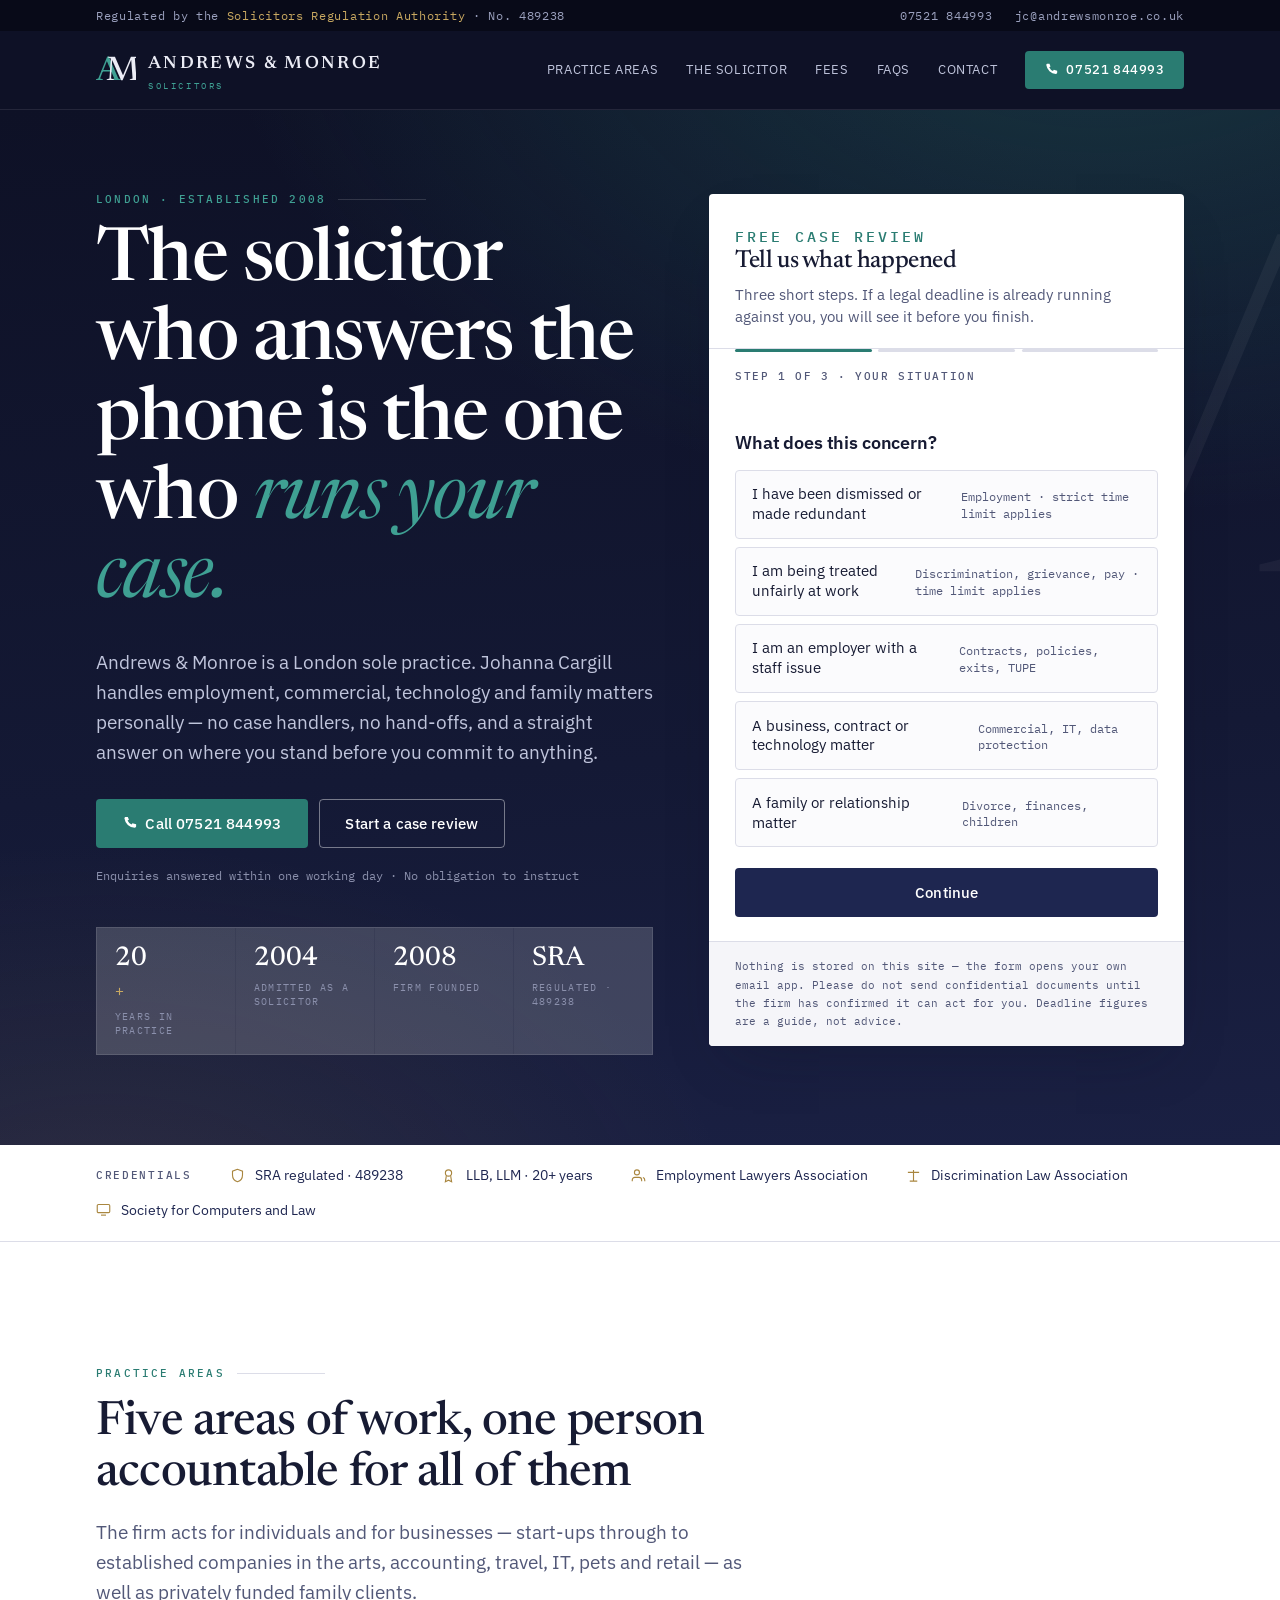
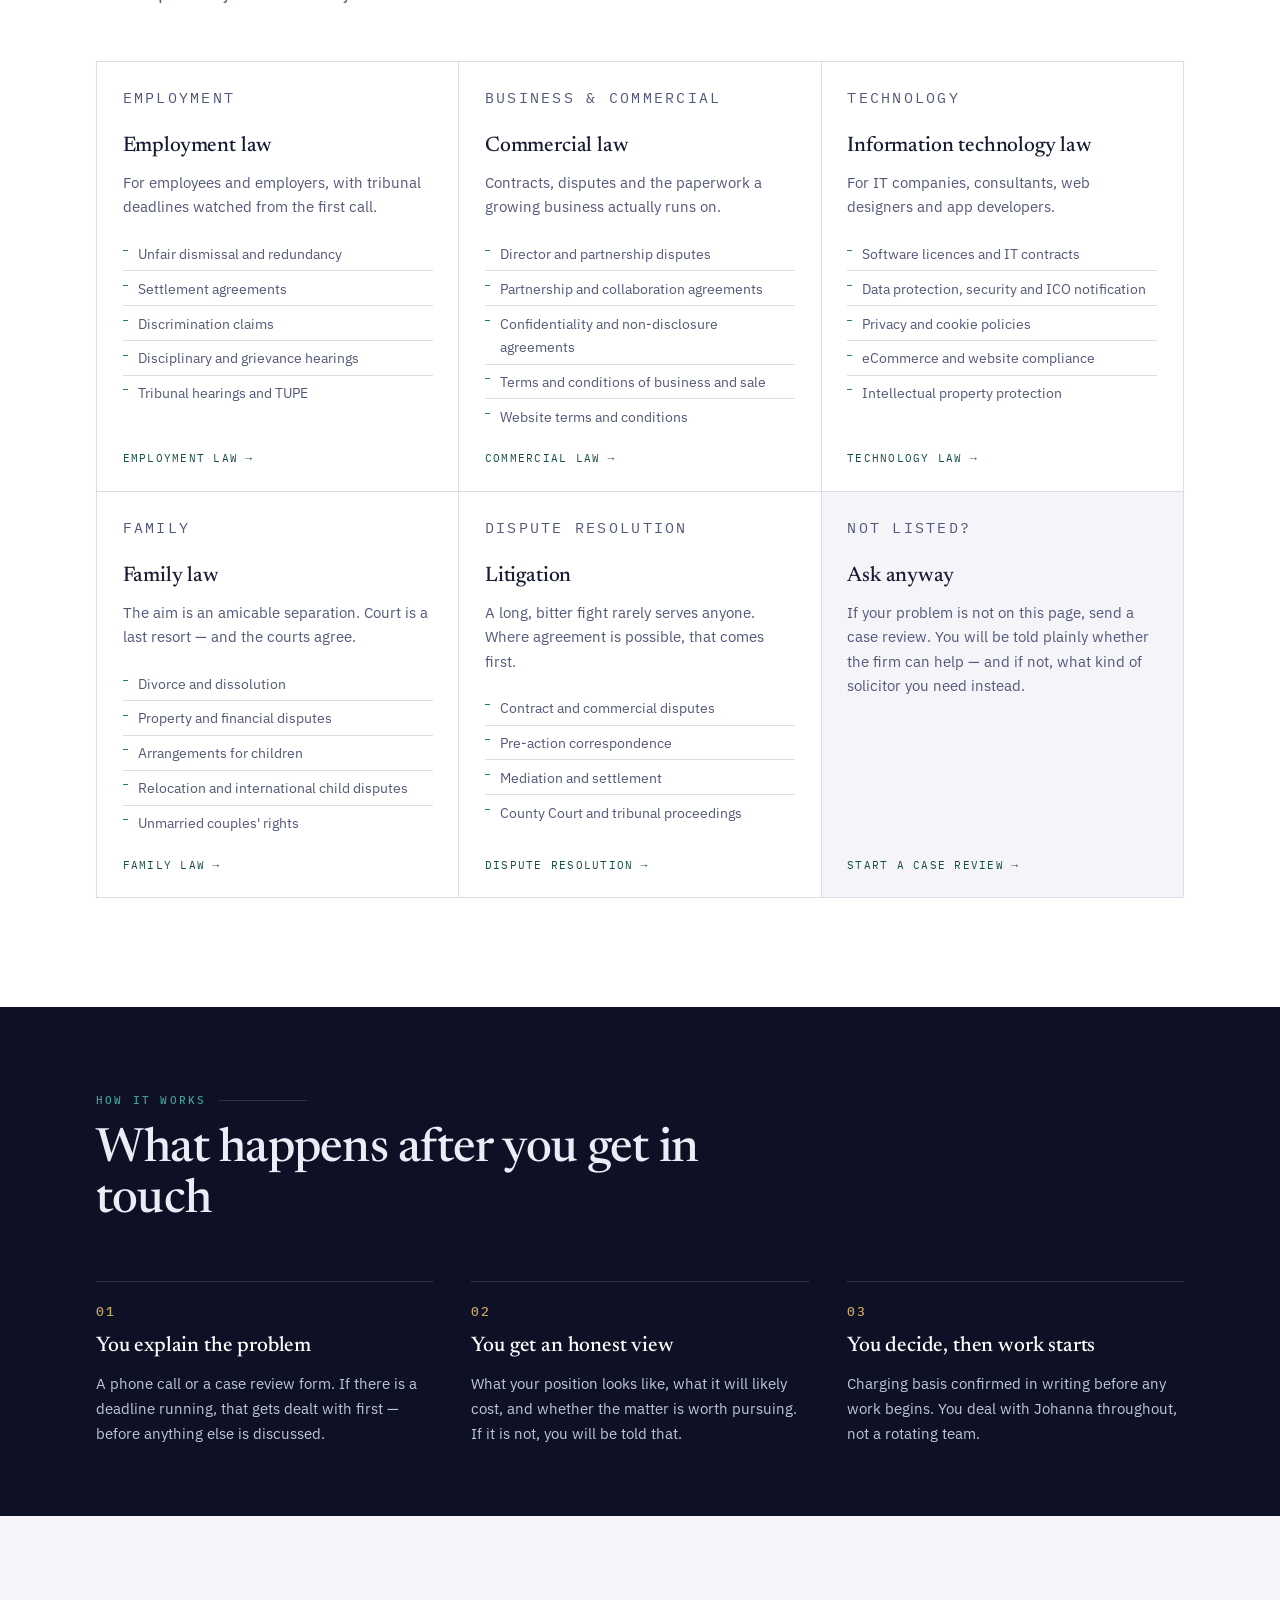
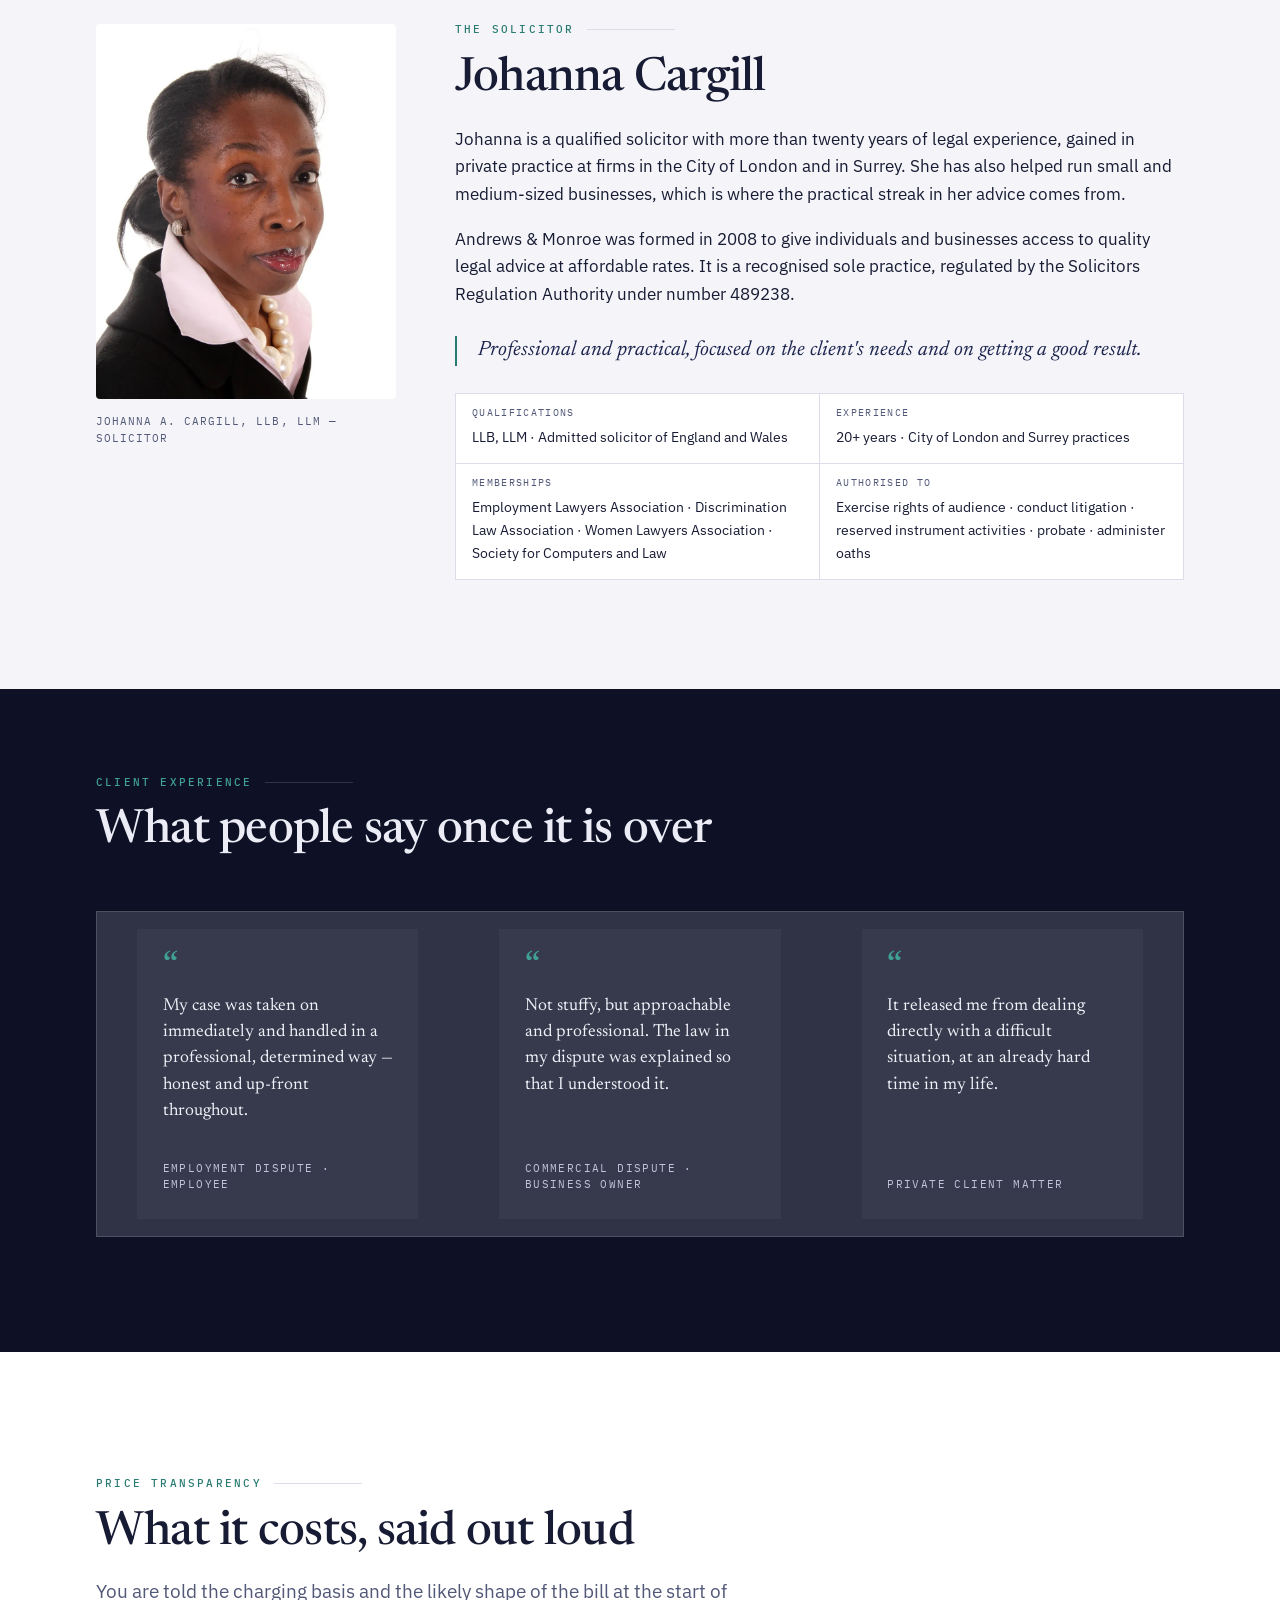
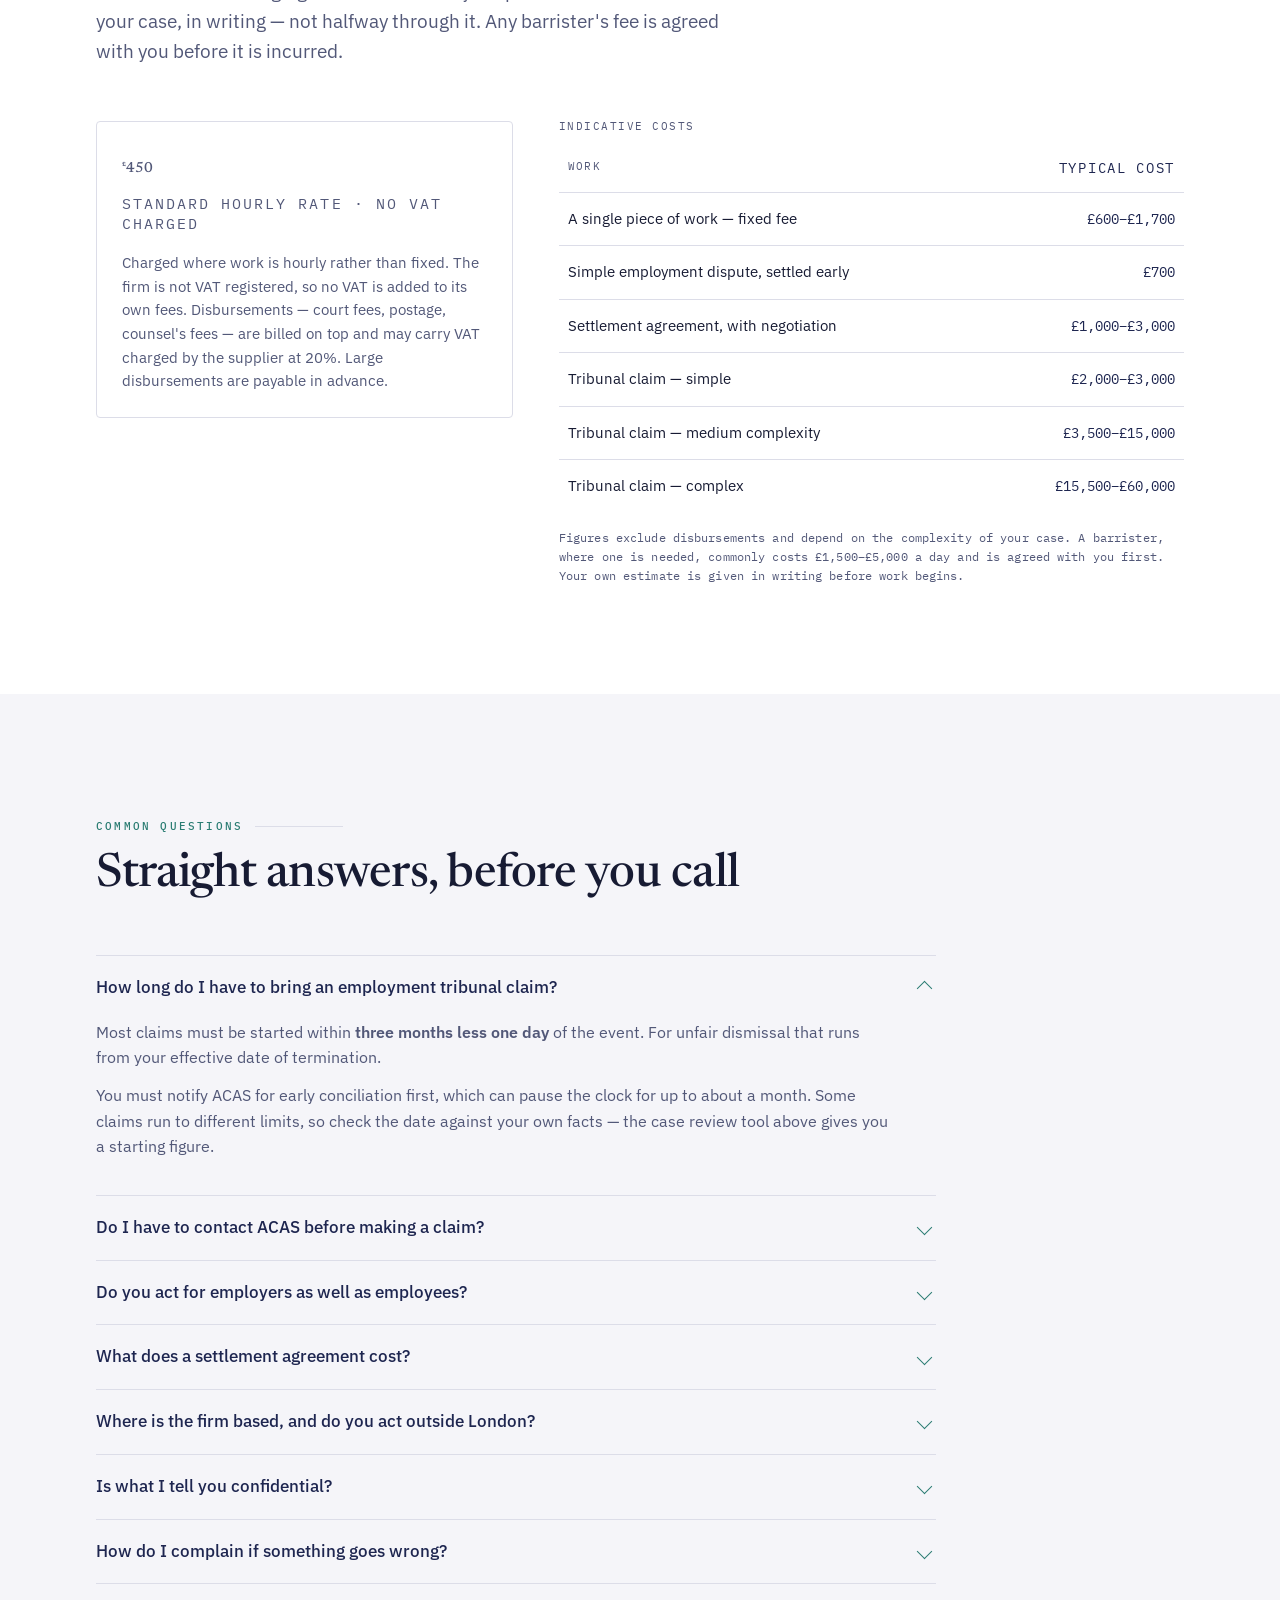
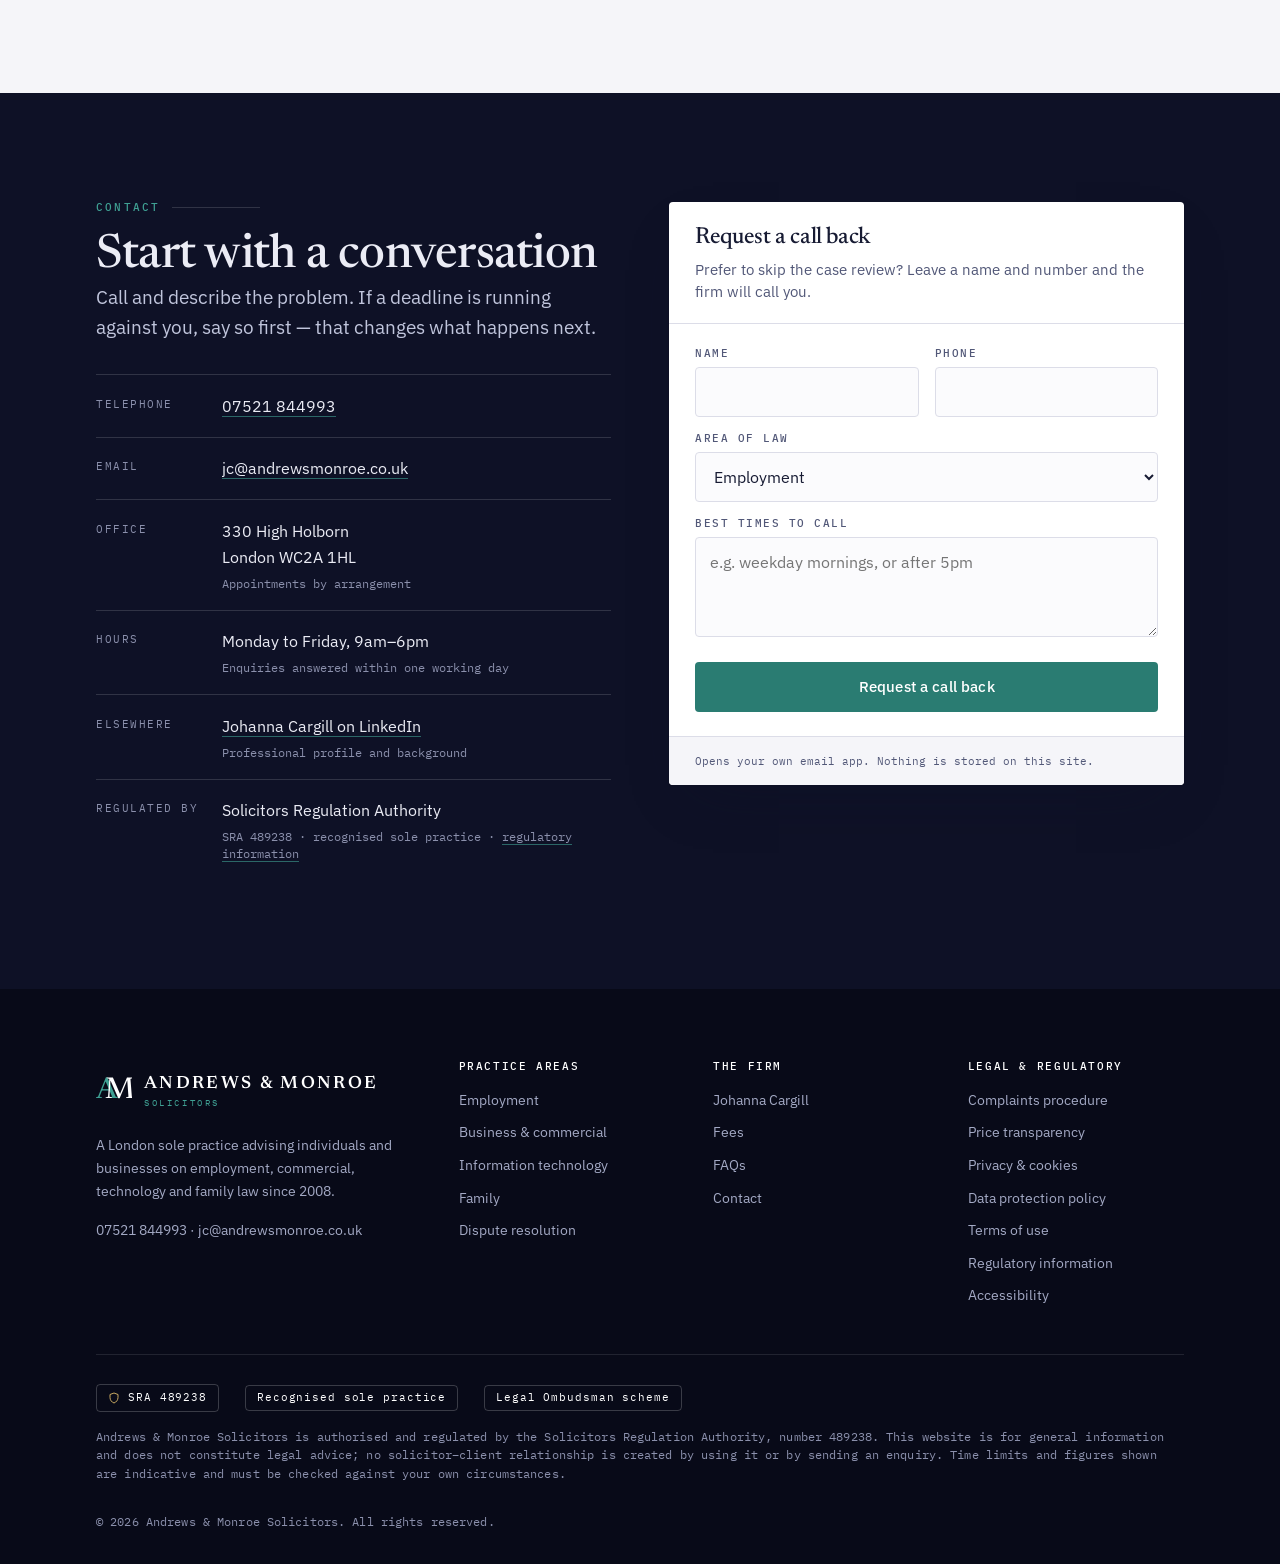
<file: index.html>
<!DOCTYPE html>
<html lang="en-GB">
<head>
<meta charset="utf-8">
<meta name="viewport" content="width=device-width, initial-scale=1">
<title>Andrews &amp; Monroe Solicitors | Employment, Commercial, IT &amp; Family Law, London</title>
<meta name="description" content="London solicitors for employment, business, technology and family law. Led by Johanna A. Cargill LLB LLM, 20+ years in practice. SRA regulated, no. 489238. Call 07521 844993.">
<meta name="theme-color" content="#0E1126">
<link rel="canonical" href="https://julianshaw2000.github.io/andrews-monroe-demo/index.html">
<!-- PREVIEW BUILD. Not the production markup: added at deploy time so an
     unfinished site carrying unverified regulatory content is never indexed
     under the firm's name. Remove when the content is signed off. -->
<meta name="robots" content="noindex,nofollow">

<meta property="og:type" content="website">
<meta property="og:site_name" content="Andrews &amp; Monroe Solicitors">
<meta property="og:title" content="Andrews &amp; Monroe Solicitors — London">
<meta property="og:description" content="Employment, commercial, technology and family law. Twenty years in practice. SRA regulated.">
<meta property="og:url" content="https://julianshaw2000.github.io/andrews-monroe-demo/index.html">
<meta property="og:image" content="https://julianshaw2000.github.io/andrews-monroe-demo/assets/og-image.png">
<meta property="og:image:width" content="1200">
<meta property="og:image:height" content="630">
<meta property="og:image:alt" content="Andrews &amp; Monroe Solicitors, London. Regulated by the SRA, number 489238.">
<meta name="twitter:card" content="summary_large_image">

<link rel="icon" href="assets/favicon.svg" type="image/svg+xml">
<!-- Preload only the two faces used above the fold on every page: body
     text and the h1. The rest are discovered from assets/site.css. -->
<link rel="preload" href="assets/fonts/ibm-plex-sans-vf-latin.woff2" as="font" type="font/woff2" crossorigin>
<link rel="preload" href="assets/fonts/newsreader-vf-latin.woff2" as="font" type="font/woff2" crossorigin>

<!-- ==========================================================
     STRUCTURED DATA
     Three blocks: the firm, the solicitor, and the FAQ. The FAQ
     block is what lets AI search surface these answers directly.
     ========================================================== -->
<script type="application/ld+json">
{
  "@context": "https://schema.org",
  "@graph": [
    {
      "@type": "LegalService",
      "@id": "https://www.andrewsmonroe.co.uk/#firm",
      "name": "Andrews & Monroe Solicitors",
      "description": "London sole practice providing employment, business and commercial, information technology, family law and dispute resolution services.",
      "telephone": "+447521844993",
      "email": "jc@andrewsmonroe.co.uk",
      "url": "https://www.andrewsmonroe.co.uk/",
      "foundingDate": "2008",
      "priceRange": "££",
      "identifier": "SRA 489238",
      "address": {
        "@type": "PostalAddress",
        "streetAddress": "330 High Holborn",
        "addressLocality": "London",
        "postalCode": "WC2A 1HL",
        "addressCountry": "GB"
      },
      "areaServed": { "@type": "Country", "name": "United Kingdom" },
      "knowsAbout": ["Employment law","Unfair dismissal","Discrimination","Settlement agreements","Commercial contracts","Data protection","Family law","Dispute resolution"],
      "employee": { "@id": "https://www.andrewsmonroe.co.uk/#jcargill" }
    },
    {
      "@type": "Attorney",
      "@id": "https://www.andrewsmonroe.co.uk/#jcargill",
      "name": "Johanna A. Cargill",
      "jobTitle": "Solicitor",
      "honorificSuffix": "LLB, LLM",
      "worksFor": { "@id": "https://www.andrewsmonroe.co.uk/#firm" },
      "memberOf": [
        { "@type": "Organization", "name": "Employment Lawyers Association" },
        { "@type": "Organization", "name": "Discrimination Law Association" },
        { "@type": "Organization", "name": "Society for Computers and Law" }
      ]
    },
    {
      "@type": "FAQPage",
      "mainEntity": [
        {
          "@type": "Question",
          "name": "How long do I have to bring an employment tribunal claim?",
          "acceptedAnswer": { "@type": "Answer", "text": "Most employment tribunal claims must be started within three months less one day of the event — for unfair dismissal, that runs from your effective date of termination. You must notify ACAS for early conciliation first, which can pause the clock for up to about a month. Some claims run to different limits, so the date should be checked against your own facts." }
        },
        {
          "@type": "Question",
          "name": "Do I have to contact ACAS before making a claim?",
          "acceptedAnswer": { "@type": "Answer", "text": "Yes. Before issuing most employment tribunal claims you must notify ACAS and go through early conciliation. ACAS will issue a certificate, and the conciliation period can extend your time limit. Missing this step will normally stop your claim from being accepted." }
        },
        {
          "@type": "Question",
          "name": "Do you act for employers as well as employees?",
          "acceptedAnswer": { "@type": "Answer", "text": "Yes. The firm advises both sides — employees facing dismissal, redundancy or discrimination, and employers on contracts, policies, handbooks, disciplinary and grievance processes, settlement agreements and TUPE." }
        },
        {
          "@type": "Question",
          "name": "What does a settlement agreement cost?",
          "acceptedAnswer": { "@type": "Answer", "text": "A simple employment dispute that settles early is charged at a fixed fee of around £700. Where negotiation is needed the cost typically falls between £1,000 and £3,000. The firm is not VAT registered, so no VAT is added to its fees, though disbursements may carry VAT charged by the supplier. Your own estimate is given in writing before work starts." }
        },
        {
          "@type": "Question",
          "name": "Where is the firm based, and do you act outside London?",
          "acceptedAnswer": { "@type": "Answer", "text": "The office is at 330 High Holborn, London WC2A 1HL, in the legal district beside Chancery Lane. The firm acts for clients across England and Wales, and most matters are handled by phone, video and email." }
        },
        {
          "@type": "Question",
          "name": "How do I complain if something goes wrong?",
          "acceptedAnswer": { "@type": "Answer", "text": "Raise it with the firm first and it will be dealt with under the firm's written complaints procedure. If you remain unhappy you can refer the matter to the Legal Ombudsman, normally within six months of the firm's final response. Concerns about a solicitor's conduct can be reported to the Solicitors Regulation Authority." }
        }
      ]
    }
  ]
}
</script>

<link rel="stylesheet" href="assets/site.css">

<style>
/* ============================================================
   HOMEPAGE-ONLY STYLES
   Shared tokens, header, buttons, fields, FAQ, footer and dock
   all come from assets/site.css. This block holds two things:

   A. HOMEPAGE OVERRIDES. The home page deliberately runs a
      larger type scale and a roomier band rhythm than the
      interior pages. That is a design decision, not drift.
   B. COMPONENTS ONLY THIS PAGE USES, so no interior page pays
      to download them.
   ============================================================ */

/* ---- A. HOMEPAGE OVERRIDES ---- */
h1,h2,h3,h4{line-height:1.08}
h1{font-size:clamp(2.6rem,5.9vw,4.6rem);letter-spacing:-.022em}
h2{font-size:clamp(1.95rem,3.7vw,2.95rem);letter-spacing:-.016em}
h3{font-size:1.32rem;letter-spacing:-.008em;line-height:1.22}
.kicker{margin-bottom:1.15rem}
.band{padding-block:clamp(62px,8.5vw,116px)}
.band.slim{padding-block:clamp(44px,5.5vw,72px)}
.head{margin-bottom:clamp(32px,4.4vw,54px)}
.head p{margin-top:1.1rem}
.foot{padding-block:clamp(46px,6vw,72px) 2rem}
.faq summary{padding:1.25rem 2.4rem 1.25rem 0;font-size:1.06rem}
.faq summary::after{top:1.65rem}
.faq__a{font-size:.98rem}
/* the fees table sets its figures in mono, right-aligned */
td:last-child,th:last-child{text-align:right;white-space:nowrap;font-family:var(--mono);font-size:.89rem;color:var(--navy)}
/* the intake wizard shows the verdict with the hidden attribute
   rather than a class, so it needs no display rule of its own */
.verdict{padding:1.15rem 1.2rem;margin-bottom:1.3rem}
.verdict__l{margin-bottom:.55rem}
.verdict__d{font-size:clamp(1.4rem,3.2vw,1.85rem)}
.verdict__c{margin-top:.8rem}
.verdict p{margin:.9rem 0 0}

/* ---- B.1 HERO ---- */
.hero{
  position:relative;overflow:hidden;color:#EBECF5;
  background:
    radial-gradient(115% 85% at 86% -12%,rgba(42,124,114,.34),transparent 60%),
    radial-gradient(80% 60% at 8% 108%,rgba(169,134,63,.13),transparent 62%),
    linear-gradient(176deg,var(--ink),#141935 62%,#1A2043);
  padding-block:clamp(52px,6.6vw,92px) clamp(0px,0vw,0px);
}
.hero__wm{position:absolute;right:-7%;top:8%;width:min(620px,62vw);opacity:.045;pointer-events:none}
.hero__grid{position:relative;display:grid;gap:clamp(36px,4.4vw,60px);grid-template-columns:minmax(0,1.08fr) minmax(0,.92fr);align-items:start}
@media (max-width:1040px){.hero__grid{grid-template-columns:1fr}}
.hero h1{color:#fff}
.hero h1 em{font-style:italic;font-weight:400;color:var(--teal-lift)}
.hero__lede{margin-top:1.6rem}
.hero__cta{display:flex;flex-wrap:wrap;gap:.7rem;margin-top:2rem}
.hero__reassure{margin-top:1.1rem;font:400 .78rem/1.6 var(--mono);color:var(--slate-2)}

/* trust row — visible inside the first screen */
.trust{margin:2.6rem 0 0;padding:0;list-style:none;display:grid;grid-template-columns:repeat(4,1fr);gap:1px;background:var(--rule-2);border:1px solid var(--rule-2)}
@media (max-width:700px){.trust{grid-template-columns:repeat(2,1fr)}}
.trust li{background:rgba(255,255,255,.035);padding:1.05rem 1.1rem}
.trust b{display:block;font:500 1.7rem/1 var(--serif);color:#fff}
.trust b .u{font-size:.55em;color:var(--brass-lift)}
.trust span{display:block;font:400 .64rem/1.35 var(--mono);text-transform:uppercase;letter-spacing:.13em;color:var(--slate-2);margin-top:.55rem}

/* hero bleeds into the intake card, which overlaps the next band */
.hero__pad{height:clamp(58px,7vw,96px)}

/* ---- B.2 INTAKE (signature element) ---- */
.intake{background:var(--white);color:var(--text);border-radius:var(--r);box-shadow:var(--lift);overflow:hidden}
.intake__top{padding:1.45rem 1.6rem 1.2rem;border-bottom:1px solid var(--rule)}
.intake__top h2{font-size:1.55rem}
.intake__top p{margin:.55rem 0 0;font-size:.92rem;color:var(--slate);line-height:1.52}
.intake__body{padding:1.5rem 1.6rem}

.prog{display:flex;gap:.4rem;padding:0 1.6rem 1.2rem}
.prog i{height:3px;flex:1;background:var(--rule);border-radius:2px;transition:background .3s}
.prog i.on{background:var(--teal)}
.prog__txt{font:500 .66rem/1 var(--mono);text-transform:uppercase;letter-spacing:.15em;color:var(--slate);padding:0 1.6rem .9rem}

.step{display:none}
.step.on{display:block;animation:fade .34s cubic-bezier(.2,.7,.3,1) both}
@keyframes fade{from{opacity:0;transform:translateY(8px)}to{opacity:1;transform:none}}
.step h3{font-size:1.15rem;font-family:var(--sans);font-weight:600;margin-bottom:1rem}

.choices{display:grid;gap:.5rem;margin-bottom:1.3rem}
.choice{
  display:flex;align-items:center;gap:.8rem;padding:.85rem 1rem;
  border:1px solid var(--rule);border-radius:var(--r);background:var(--paper-2);
  cursor:pointer;text-align:left;font:400 .96rem/1.3 var(--sans);color:var(--text);
  transition:border-color .18s,background .18s;width:100%;
}
.choice:hover{border-color:var(--teal);background:#fff}
.choice[aria-pressed="true"]{border-color:var(--teal);background:rgba(42,124,114,.07);box-shadow:inset 0 0 0 1px var(--teal)}
.choice u{display:block;text-decoration:none;font:400 .74rem/1.4 var(--mono);color:var(--slate);margin-top:.2rem}

.done{text-align:center;padding:.5rem 0 1rem}
.done__tick{width:46px;height:46px;margin:0 auto 1rem;border-radius:50%;background:rgba(42,124,114,.12);display:grid;place-items:center}
.done h3{font-family:var(--serif);font-weight:500;font-size:1.5rem;margin-bottom:.7rem}
.done p{font-size:.94rem;color:var(--slate)}

.intake__foot{background:var(--paper);border-top:1px solid var(--rule);padding:.95rem 1.6rem}
.intake__foot p{margin:0;font:400 .71rem/1.62 var(--mono);color:var(--slate)}

/* ---- B.3 CREDENTIAL BELT ---- */
.belt{background:var(--white);border-bottom:1px solid var(--rule)}
.belt__in{display:flex;flex-wrap:wrap;align-items:center;gap:1.1rem 2.4rem;padding-block:1.4rem}
.belt__lab{font:500 .66rem/1 var(--mono);text-transform:uppercase;letter-spacing:.16em;color:var(--slate)}
.belt__i{display:flex;align-items:center;gap:.6rem;font:400 .87rem/1.2 var(--sans);color:var(--navy)}
.belt__i svg{flex:none;color:var(--brass)}

/* ---- B.4 PRACTICE AREAS ---- */
.areas{display:grid;gap:1px;background:var(--rule);border:1px solid var(--rule);grid-template-columns:repeat(3,1fr)}
@media (max-width:940px){.areas{grid-template-columns:repeat(2,1fr)}}
@media (max-width:620px){.areas{grid-template-columns:1fr}}
.area{background:var(--white);padding:1.75rem 1.6rem 1.7rem;display:flex;flex-direction:column;text-decoration:none;color:inherit;position:relative;transition:background .22s}
.area::after{content:"";position:absolute;inset:0 auto 0 0;width:2px;background:var(--teal);transform:scaleY(0);transform-origin:top;transition:transform .3s cubic-bezier(.2,.7,.3,1)}
.area:hover{background:var(--paper-2)}
.area:hover::after{transform:scaleY(1)}
.area__k{font:400 .65rem/1 var(--mono);text-transform:uppercase;letter-spacing:.15em;color:var(--slate)}
.area h3{margin:.75rem 0 .7rem}
.area > p{font-size:.94rem;color:var(--slate);margin-bottom:1.05rem}
.area ul{margin:0;padding:0;list-style:none;font-size:.9rem;color:var(--slate)}
.area li{padding:.33rem 0 .33rem .95rem;position:relative;border-top:1px solid var(--rule)}
.area li:first-child{border-top:0}
.area li::before{content:"";position:absolute;left:0;top:.93em;width:5px;height:1px;background:var(--teal)}
.area__go{margin-top:auto;padding-top:1.2rem;font:400 .71rem/1 var(--mono);letter-spacing:.11em;text-transform:uppercase;color:var(--teal-deep);display:inline-flex;align-items:center;gap:.45rem}
.area__go span{transition:transform .2s;display:inline-block}
.area:hover .area__go span{transform:translateX(4px)}
.area.quiet{background:var(--paper)}

/* ---- B.5 PROCESS (a real sequence, so numbered) ---- */
.steps{display:grid;gap:clamp(24px,3vw,40px);grid-template-columns:repeat(3,1fr);counter-reset:s}
@media (max-width:820px){.steps{grid-template-columns:1fr}}
.stepc{counter-increment:s;padding-top:1.5rem;border-top:1px solid var(--rule-2)}
.stepc::before{content:"0" counter(s);display:block;font:500 .8rem/1 var(--mono);letter-spacing:.14em;color:var(--brass-lift);margin-bottom:1rem}
.stepc h3{color:#fff;margin-bottom:.7rem}
.stepc p{font-size:.95rem;color:#C0C5DC}

/* ---- B.6 BIO ---- */
.bio{display:grid;gap:clamp(30px,4.6vw,62px);grid-template-columns:minmax(0,300px) minmax(0,1fr);align-items:start}
@media (max-width:880px){.bio{grid-template-columns:1fr}}
.shot{position:relative;background:var(--navy);border-radius:var(--r);overflow:hidden;aspect-ratio:4/5}
/* The 4:5 box is fixed, so object-fit does the cropping rather than the
   image dictating the layout. The intrinsic width/height on the <img>
   reserves the space before it loads, so nothing shifts. */
.shot img{width:100%;height:100%;object-fit:cover;display:block}
.shot__cap{margin-top:.8rem;font:400 .71rem/1.5 var(--mono);letter-spacing:.09em;text-transform:uppercase;color:var(--slate)}
.bio blockquote{margin:1.7rem 0;padding-left:1.3rem;border-left:2px solid var(--teal);font:italic 400 1.3rem/1.45 var(--serif);color:var(--navy)}
.creds{margin:1.7rem 0 0;padding:0;list-style:none;display:grid;gap:1px;background:var(--rule);border:1px solid var(--rule);grid-template-columns:repeat(2,1fr)}
@media (max-width:560px){.creds{grid-template-columns:1fr}}
.creds li{background:var(--white);padding:.9rem 1rem;font-size:.9rem}
.creds b{display:block;font:400 .64rem/1 var(--mono);text-transform:uppercase;letter-spacing:.13em;color:var(--slate);margin-bottom:.4rem;font-weight:400}

/* ---- B.7 TESTIMONIALS ---- */
.quotes{display:grid;gap:1px;background:var(--rule-2);border:1px solid var(--rule-2);grid-template-columns:repeat(3,1fr)}
@media (max-width:860px){.quotes{grid-template-columns:1fr}}
.q{background:rgba(255,255,255,.035);padding:1.7rem 1.6rem;display:flex;flex-direction:column}
.q__m{font:500 2.3rem/.6 var(--serif);color:var(--teal-lift);display:block;margin-bottom:.9rem}
.q p{font:400 1.09rem/1.5 var(--serif);color:#EFF0F8}
/* Not --slate-2 here. The quote panel stacks two white overlays over
   --ink, lifting its background to about #37394B, where --slate-2 falls
   to 3.61:1. #C0C5DC is the site's existing dark-background secondary
   colour and clears 6.6:1 on the same panel. */
.q cite{margin-top:auto;padding-top:1.1rem;font:400 .67rem/1.5 var(--mono);font-style:normal;text-transform:uppercase;letter-spacing:.13em;color:#C0C5DC}

/* ---- B.8 FEES ---- */
.fees{display:grid;gap:clamp(28px,3.6vw,54px);grid-template-columns:minmax(0,.8fr) minmax(0,1.2fr);align-items:start}
@media (max-width:880px){.fees{grid-template-columns:1fr}}
.rate{background:var(--white);border:1px solid var(--rule);border-radius:var(--r);padding:1.5rem 1.55rem}
.rate__n{font:500 clamp(2.6rem,6vw,3.5rem)/1 var(--serif);color:var(--navy)}
.rate__n sup{font-size:.4em;vertical-align:super;color:var(--slate)}
.rate__u{font:400 .68rem/1.4 var(--mono);text-transform:uppercase;letter-spacing:.14em;color:var(--slate);margin-top:.65rem}
.rate p{margin-top:1.05rem;font-size:.91rem;color:var(--slate)}

/* ---- B.9 CONTACT ---- */
.contact{display:grid;gap:clamp(34px,4.6vw,66px);grid-template-columns:1fr 1fr;align-items:start}
@media (max-width:880px){.contact{grid-template-columns:1fr}}
.dl{margin:2rem 0 0}
.dl > div{display:grid;grid-template-columns:110px 1fr;gap:1rem;padding:1.1rem 0;border-top:1px solid var(--rule-2)}
@media (max-width:480px){.dl > div{grid-template-columns:1fr;gap:.3rem}}
.dl dt{font:400 .67rem/1.4 var(--mono);text-transform:uppercase;letter-spacing:.14em;color:var(--slate-2);padding-top:.24rem}
.dl dd{margin:0;font-size:1.01rem;color:#EBECF5}
.dl dd a{text-decoration:none;border-bottom:1px solid rgba(63,160,147,.6)}
.dl dd a:hover{color:#fff;border-bottom-color:var(--teal-lift)}
.dl small{display:block;font:400 .72rem/1.5 var(--mono);color:var(--slate-2);margin-top:.3rem}
</style>
</head>

<body>
<a class="skip" href="#main">Skip to main content</a>

<!-- ================= UTILITY STRIP ================= -->
<!-- role="region" so the SRA number and contact details are not
     orphaned outside every landmark on the page. -->
<div class="strip" role="region" aria-label="Regulatory and contact details">
  <div class="strip__in">
    <span>Regulated by the <b>Solicitors Regulation Authority</b> &middot; No. 489238</span>
    <span class="strip__right">
      <a href="tel:+447521844993">07521 844993</a>
      <a href="mailto:jc@andrewsmonroe.co.uk">jc@andrewsmonroe.co.uk</a>
    </span>
  </div>
</div>

<!-- ================= HEADER ================= -->
<header class="bar">
  <div class="bar__in">
    <a class="brand" href="#top" aria-label="Andrews and Monroe Solicitors — home">
      <svg class="mono-mark" width="40" height="34" viewBox="0 0 40 34" aria-hidden="true">
        <text x="0" y="27" font-size="34" fill="#3FA093">A</text>
        <text x="10" y="27" font-size="34" fill="currentColor">M</text>
      </svg>
      <span>
        <span class="brand__n">Andrews &amp; Monroe</span>
        <span class="brand__s">Solicitors</span>
      </span>
    </a>

    <button class="burger" id="burger" aria-expanded="false" aria-controls="nav" aria-label="Open menu"><i></i></button>

    <nav class="nav" id="nav" aria-label="Main">
      <a href="#areas">Practice areas</a>
      <a href="#bio">The solicitor</a>
      <a href="#fees">Fees</a>
      <a href="#faq">FAQs</a>
      <a href="#contact">Contact</a>
      <a class="btn teal" href="tel:+447521844993">
        <svg width="13" height="13" viewBox="0 0 16 16" fill="currentColor" aria-hidden="true"><path d="M3.2 1h2.3l1.3 3.2-1.6 1a8.6 8.6 0 0 0 4.6 4.6l1-1.6L15 9.5v2.3c0 .9-.7 1.6-1.6 1.6A12.4 12.4 0 0 1 1.6 2.6C1.6 1.7 2.3 1 3.2 1Z"/></svg>
        07521 844993
      </a>
    </nav>
  </div>
</header>

<main id="main">

<!-- ================= HERO ================= -->
<section class="hero dark" id="top">
  <svg class="hero__wm" viewBox="0 0 200 150" aria-hidden="true">
    <text x="0" y="122" font-family="Newsreader, serif" font-size="152" fill="#3FA093">A</text>
    <text x="54" y="122" font-family="Newsreader, serif" font-size="152" fill="#ffffff">M</text>
  </svg>

  <div class="shell hero__grid">
    <div>
      <p class="kicker">London &middot; Established 2008</p>
      <h1>The solicitor who answers the phone is the one who <em>runs your case.</em></h1>
      <p class="lede hero__lede">Andrews &amp; Monroe is a London sole practice. Johanna Cargill handles employment,
        commercial, technology and family matters personally — no case handlers, no hand-offs, and a straight answer on
        where you stand before you commit to anything.</p>

      <div class="hero__cta">
        <a class="btn teal" href="tel:+447521844993">
          <svg width="14" height="14" viewBox="0 0 16 16" fill="currentColor" aria-hidden="true"><path d="M3.2 1h2.3l1.3 3.2-1.6 1a8.6 8.6 0 0 0 4.6 4.6l1-1.6L15 9.5v2.3c0 .9-.7 1.6-1.6 1.6A12.4 12.4 0 0 1 1.6 2.6C1.6 1.7 2.3 1 3.2 1Z"/></svg>
          Call 07521 844993
        </a>
        <a class="btn line" href="#intake">Start a case review</a>
      </div>
      <p class="hero__reassure">Enquiries answered within one working day &middot; No obligation to instruct</p>

      <ul class="trust">
        <li><b>20<span class="u">+</span></b><span>Years in practice</span></li>
        <!-- Was "95% of clients satisfied with outcome", carried over from the
             current Squarespace site with no verifiable source. Replaced with the
             admission date, which anyone can check on the SRA and Law Society
             registers. "20+ years" above is the rounded duration; this is the
             primary fact behind it. -->
        <li><b>2004</b><span>Admitted as a solicitor</span></li>
        <li><b>2008</b><span>Firm founded</span></li>
        <li><b>SRA</b><span>Regulated &middot; 489238</span></li>
      </ul>
    </div>

    <!-- ===== SIGNATURE: three-step case review with deadline triage ===== -->
    <div class="intake" id="intake">
      <div class="intake__top">
        <!-- TODO(verify): "Free case review" is a price claim. Confirm the first
             call and case review really are free of charge in every instance,
             and that nothing is chargeable before the client care letter. If
             there is any qualification, say it here rather than in the footer. -->
        <p class="kicker" style="color:var(--teal)">Free case review</p>
        <h2>Tell us what happened</h2>
        <p>Three short steps. If a legal deadline is already running against you, you will see it before you finish.</p>
      </div>

      <div class="prog" aria-hidden="true"><i class="on" id="p1"></i><i id="p2"></i><i id="p3"></i></div>
      <p class="prog__txt" id="ptxt">Step 1 of 3 &middot; Your situation</p>

      <div class="intake__body">

        <!-- STEP 1 -->
        <div class="step on" id="s1">
          <h3>What does this concern?</h3>
          <div class="choices" id="matter" role="group" aria-label="Type of matter">
            <button class="choice" type="button" data-v="dismissal" data-clock="1" aria-pressed="false">I have been dismissed or made redundant<u>Employment &middot; strict time limit applies</u></button>
            <button class="choice" type="button" data-v="discrimination" data-clock="1" aria-pressed="false">I am being treated unfairly at work<u>Discrimination, grievance, pay &middot; time limit applies</u></button>
            <button class="choice" type="button" data-v="employer" data-clock="0" aria-pressed="false">I am an employer with a staff issue<u>Contracts, policies, exits, TUPE</u></button>
            <button class="choice" type="button" data-v="business" data-clock="0" aria-pressed="false">A business, contract or technology matter<u>Commercial, IT, data protection</u></button>
            <button class="choice" type="button" data-v="family" data-clock="0" aria-pressed="false">A family or relationship matter<u>Divorce, finances, children</u></button>
          </div>
          <p class="err" id="e1">Choose the option that fits best — you can explain the detail later.</p>
          <button class="btn dark-btn full" id="n1" type="button">Continue</button>
        </div>

        <!-- STEP 2 -->
        <div class="step" id="s2">
          <h3 id="s2h">When did it happen?</h3>
          <label class="field" for="d2">
            <span class="field__l">Date of the event</span>
            <input type="date" id="d2">
          </label>
          <p class="err" id="e2">Please enter a date so the time limit can be checked.</p>
          <div class="verdict" id="verdict" hidden>
            <p class="verdict__l" id="vl">Likely deadline to start a claim</p>
            <p class="verdict__d" id="vd"></p>
            <p class="verdict__c"><b id="vn"></b> <span id="vu"></span></p>
            <p id="vnote"></p>
          </div>
          <div class="row">
            <button class="btn line-dark" id="b2" type="button">Back</button>
            <button class="btn dark-btn" id="n2" type="button">Continue</button>
          </div>
        </div>

        <!-- STEP 3 -->
        <div class="step" id="s3">
          <h3>How should we reach you?</h3>
          <div class="pair">
            <label class="field" for="f-name"><span class="field__l">Name</span><input type="text" id="f-name" autocomplete="name"></label>
            <label class="field" for="f-tel"><span class="field__l">Phone</span><input type="tel" id="f-tel" autocomplete="tel"></label>
          </div>
          <label class="field" for="f-mail"><span class="field__l">Email</span><input type="email" id="f-mail" autocomplete="email"></label>
          <label class="field" for="f-msg"><span class="field__l">Anything else &amp; best times to call</span><textarea id="f-msg" placeholder="A sentence or two is plenty."></textarea></label>
          <p class="err" id="e3">A name and a phone number or email are needed so the firm can reply.</p>
          <div class="row">
            <button class="btn line-dark" id="b3" type="button">Back</button>
            <button class="btn teal" id="send" type="button">Send case review</button>
          </div>
        </div>

        <!-- DONE -->
        <div class="step" id="s4">
          <div class="done">
            <div class="done__tick" aria-hidden="true">
              <svg width="22" height="22" viewBox="0 0 24 24" fill="none" stroke="#2A7C72" stroke-width="2.2" stroke-linecap="round" stroke-linejoin="round"><path d="M20 6 9 17l-5-5"/></svg>
            </div>
            <h3>Your email app is open</h3>
            <p>Your details are ready to send to jc@andrewsmonroe.co.uk. Press send in your mail app and the firm will
              come back to you within one working day. If it is urgent, call 07521 844993 now.</p>
            <div class="row" style="margin-top:1.3rem">
              <a class="btn teal" href="tel:+447521844993">Call instead</a>
              <button class="btn line-dark" id="again" type="button">Start again</button>
            </div>
          </div>
        </div>

      </div>

      <div class="intake__foot">
        <p>Nothing is stored on this site — the form opens your own email app. Please do not send confidential documents
          until the firm has confirmed it can act for you. Deadline figures are a guide, not advice.</p>
      </div>
    </div>
  </div>
  <div class="hero__pad"></div>
</section>

<!-- ================= CREDENTIAL BELT ================= -->
<div class="belt">
  <div class="shell belt__in">
    <span class="belt__lab">Credentials</span>
    <span class="belt__i"><svg width="15" height="15" viewBox="0 0 24 24" fill="none" stroke="currentColor" stroke-width="1.8"><path d="M12 2 4 5v6c0 5 3.4 9.4 8 11 4.6-1.6 8-6 8-11V5l-8-3Z"/></svg> SRA regulated &middot; 489238</span>
    <span class="belt__i"><svg width="15" height="15" viewBox="0 0 24 24" fill="none" stroke="currentColor" stroke-width="1.8"><circle cx="12" cy="8" r="5"/><path d="M8.5 13 7 22l5-2.5 5 2.5-1.5-9"/></svg> LLB, LLM &middot; 20+ years</span>
    <span class="belt__i"><svg width="15" height="15" viewBox="0 0 24 24" fill="none" stroke="currentColor" stroke-width="1.8"><path d="M17 21v-2a4 4 0 0 0-4-4H6a4 4 0 0 0-4 4v2"/><circle cx="9.5" cy="7" r="4"/><path d="M22 21v-2a4 4 0 0 0-3-3.9"/></svg> Employment Lawyers Association</span>
    <span class="belt__i"><svg width="15" height="15" viewBox="0 0 24 24" fill="none" stroke="currentColor" stroke-width="1.8"><path d="M12 3v18M3 7h18M6 21h12"/></svg> Discrimination Law Association</span>
    <span class="belt__i"><svg width="15" height="15" viewBox="0 0 24 24" fill="none" stroke="currentColor" stroke-width="1.8"><rect x="2" y="4" width="20" height="13" rx="2"/><path d="M8 21h8"/></svg> Society for Computers and Law</span>
  </div>
</div>

<!-- ================= PRACTICE AREAS ================= -->
<section class="band white" id="areas">
  <div class="shell">
    <div class="head rv">
      <p class="kicker">Practice areas</p>
      <h2>Five areas of work, one person accountable for all of them</h2>
      <p class="lede">The firm acts for individuals and for businesses — start-ups through to established companies in
        the arts, accounting, travel, IT, pets and retail — as well as privately funded family clients.</p>
    </div>

    <div class="areas rv">
      <a class="area" href="employment.html">
        <p class="area__k">Employment</p>
        <h3>Employment law</h3>
        <p>For employees and employers, with tribunal deadlines watched from the first call.</p>
        <ul>
          <li>Unfair dismissal and redundancy</li>
          <li>Settlement agreements</li>
          <li>Discrimination claims</li>
          <li>Disciplinary and grievance hearings</li>
          <li>Tribunal hearings and TUPE</li>
        </ul>
        <span class="area__go">Employment law <span>&rarr;</span></span>
      </a>

      <a class="area" href="commercial.html">
        <p class="area__k">Business &amp; commercial</p>
        <h3>Commercial law</h3>
        <p>Contracts, disputes and the paperwork a growing business actually runs on.</p>
        <ul>
          <li>Director and partnership disputes</li>
          <li>Partnership and collaboration agreements</li>
          <li>Confidentiality and non-disclosure agreements</li>
          <li>Terms and conditions of business and sale</li>
          <li>Website terms and conditions</li>
        </ul>
        <span class="area__go">Commercial law <span>&rarr;</span></span>
      </a>

      <a class="area" href="technology.html">
        <p class="area__k">Technology</p>
        <h3>Information technology law</h3>
        <p>For IT companies, consultants, web designers and app developers.</p>
        <ul>
          <li>Software licences and IT contracts</li>
          <li>Data protection, security and ICO notification</li>
          <li>Privacy and cookie policies</li>
          <li>eCommerce and website compliance</li>
          <li>Intellectual property protection</li>
        </ul>
        <span class="area__go">Technology law <span>&rarr;</span></span>
      </a>

      <a class="area" href="family.html">
        <p class="area__k">Family</p>
        <h3>Family law</h3>
        <p>The aim is an amicable separation. Court is a last resort — and the courts agree.</p>
        <ul>
          <li>Divorce and dissolution</li>
          <li>Property and financial disputes</li>
          <li>Arrangements for children</li>
          <li>Relocation and international child disputes</li>
          <li>Unmarried couples' rights</li>
        </ul>
        <span class="area__go">Family law <span>&rarr;</span></span>
      </a>

      <a class="area" href="disputes.html">
        <p class="area__k">Dispute resolution</p>
        <h3>Litigation</h3>
        <p>A long, bitter fight rarely serves anyone. Where agreement is possible, that comes first.</p>
        <ul>
          <li>Contract and commercial disputes</li>
          <li>Pre-action correspondence</li>
          <li>Mediation and settlement</li>
          <li>County Court and tribunal proceedings</li>
        </ul>
        <span class="area__go">Dispute resolution <span>&rarr;</span></span>
      </a>

      <a class="area quiet" href="#intake">
        <p class="area__k">Not listed?</p>
        <h3>Ask anyway</h3>
        <p>If your problem is not on this page, send a case review. You will be told plainly whether the firm can help
          — and if not, what kind of solicitor you need instead.</p>
        <span class="area__go">Start a case review <span>&rarr;</span></span>
      </a>
    </div>
  </div>
</section>

<!-- ================= PROCESS ================= -->
<section class="band ink dark slim">
  <div class="shell">
    <div class="head rv">
      <p class="kicker">How it works</p>
      <h2>What happens after you get in touch</h2>
    </div>
    <div class="steps rv">
      <div class="stepc">
        <h3>You explain the problem</h3>
        <p>A phone call or a case review form. If there is a deadline running, that gets dealt with first — before
          anything else is discussed.</p>
      </div>
      <div class="stepc">
        <h3>You get an honest view</h3>
        <p>What your position looks like, what it will likely cost, and whether the matter is worth pursuing. If it is
          not, you will be told that.</p>
      </div>
      <div class="stepc">
        <h3>You decide, then work starts</h3>
        <p>Charging basis confirmed in writing before any work begins. You deal with Johanna throughout, not a
          rotating team.</p>
      </div>
    </div>
  </div>
</section>

<!-- ================= BIO ================= -->
<section class="band paper" id="bio">
  <div class="shell bio">
    <div class="rv">
      <figure style="margin:0">
        <div class="shot">
          <!-- Source: the firm's own site, /about-1. The client has confirmed
               authorisation to use it. See CLAUDE.md. -->
          <img src="assets/johanna-cargill.webp" width="880" height="1100" loading="lazy" decoding="async"
               alt="Johanna A. Cargill, the solicitor who runs Andrews &amp; Monroe, photographed against a plain background">
        </div>
        <figcaption class="shot__cap">Johanna A. Cargill, LLB, LLM &mdash; Solicitor</figcaption>
      </figure>
    </div>

    <div class="rv">
      <p class="kicker">The solicitor</p>
      <h2>Johanna Cargill</h2>
      <p style="margin-top:1.3rem">Johanna is a qualified solicitor with more than twenty years of legal experience,
        gained in private practice at firms in the City of London and in Surrey. She has also helped run small and
        medium-sized businesses, which is where the practical streak in her advice comes from.</p>
      <p>Andrews &amp; Monroe was formed in 2008 to give individuals and businesses access to quality legal advice at
        affordable rates. It is a recognised sole practice, regulated by the Solicitors Regulation Authority under
        number 489238.</p>
      <blockquote>Professional and practical, focused on the client's needs and on getting a good result.</blockquote>

      <ul class="creds">
        <li><b>Qualifications</b>LLB, LLM &middot; Admitted solicitor of England and Wales</li>
        <li><b>Experience</b>20+ years &middot; City of London and Surrey practices</li>
        <li><b>Memberships</b>Employment Lawyers Association &middot; Discrimination Law Association &middot; Women Lawyers Association &middot; Society for Computers and Law</li>
        <li><b>Authorised to</b>Exercise rights of audience &middot; conduct litigation &middot; reserved instrument activities &middot; probate &middot; administer oaths</li>
      </ul>
    </div>
  </div>
</section>

<!-- ================= TESTIMONIALS ================= -->
<section class="band ink dark slim">
  <div class="shell">
    <div class="head rv">
      <p class="kicker">Client experience</p>
      <h2>What people say once it is over</h2>
    </div>
    <div class="quotes rv">
      <blockquote class="q">
        <span class="q__m" aria-hidden="true">&ldquo;</span>
        <p>My case was taken on immediately and handled in a professional, determined way — honest and up-front
          throughout.</p>
        <cite>Employment dispute &middot; employee</cite>
      </blockquote>
      <blockquote class="q">
        <span class="q__m" aria-hidden="true">&ldquo;</span>
        <p>Not stuffy, but approachable and professional. The law in my dispute was explained so that I understood
          it.</p>
        <cite>Commercial dispute &middot; business owner</cite>
      </blockquote>
      <blockquote class="q">
        <span class="q__m" aria-hidden="true">&ldquo;</span>
        <p>It released me from dealing directly with a difficult situation, at an already hard time in my life.</p>
        <cite>Private client matter</cite>
      </blockquote>
    </div>
    <p class="micro rv" style="margin-top:1.6rem">Comments from past clients, used with permission and shortened.
      Outcomes depend on the facts of each case.</p>
  </div>
</section>

<!-- ================= FEES ================= -->
<section class="band white" id="fees">
  <div class="shell">
    <div class="head rv">
      <p class="kicker">Price transparency</p>
      <h2>What it costs, said out loud</h2>
      <p class="lede">You are told the charging basis and the likely shape of the bill at the start of your case, in
        writing — not halfway through it. Any barrister's fee is agreed with you before it is incurred.</p>
    </div>

    <div class="fees rv">
      <!-- RESOLVED 11 Aug 2026. Every figure below comes from the firm's own
           published price transparency page at andrewsmonroe.co.uk/price-transparency
           — £450 an hour, £700 for a simple dispute, and no VAT because the firm
           is not registered. The project brief said £303 plus VAT and £600; the
           client has confirmed the website is the current source, so the brief is
           treated as superseded. Re-check at the next fee review: under the SRA
           Transparency Rules this is a regulatory matter, not a copy question. -->
      <div class="rate">
        <p class="rate__n"><sup>&pound;</sup>450</p>
        <p class="rate__u">Standard hourly rate &middot; no VAT charged</p>
        <p>Charged where work is hourly rather than fixed. The firm is not VAT registered, so no VAT is added to its
          own fees. Disbursements — court fees, postage, counsel's fees — are billed on top and may carry VAT charged
          by the supplier at 20%. Large disbursements are payable in advance.</p>
      </div>
      <div>
        <table>
          <caption>Indicative costs</caption>
          <thead><tr><th scope="col">Work</th><th scope="col">Typical cost</th></tr></thead>
          <tbody>
            <tr><td>A single piece of work &mdash; fixed fee</td><td>&pound;600&ndash;&pound;1,700</td></tr>
            <tr><td>Simple employment dispute, settled early</td><td>&pound;700</td></tr>
            <tr><td>Settlement agreement, with negotiation</td><td>&pound;1,000&ndash;&pound;3,000</td></tr>
            <tr><td>Tribunal claim &mdash; simple</td><td>&pound;2,000&ndash;&pound;3,000</td></tr>
            <tr><td>Tribunal claim &mdash; medium complexity</td><td>&pound;3,500&ndash;&pound;15,000</td></tr>
            <tr><td>Tribunal claim &mdash; complex</td><td>&pound;15,500&ndash;&pound;60,000</td></tr>
          </tbody>
        </table>
        <p class="micro" style="margin-top:1rem">Figures exclude disbursements and depend on the complexity of your
          case. A barrister, where one is needed, commonly costs &pound;1,500&ndash;&pound;5,000 a day and is agreed
          with you first. Your own estimate is given in writing before work begins.</p>
      </div>
    </div>
  </div>
</section>

<!-- ================= FAQ ================= -->
<section class="band paper" id="faq">
  <div class="shell">
    <div class="head rv">
      <p class="kicker">Common questions</p>
      <h2>Straight answers, before you call</h2>
    </div>

    <div class="faq rv">
      <details open>
        <summary>How long do I have to bring an employment tribunal claim?</summary>
        <div class="faq__a">
          <p>Most claims must be started within <strong>three months less one day</strong> of the event. For unfair
            dismissal that runs from your effective date of termination.</p>
          <p>You must notify ACAS for early conciliation first, which can pause the clock for up to about a month. Some
            claims run to different limits, so check the date against your own facts — the case review tool above gives
            you a starting figure.</p>
        </div>
      </details>

      <details>
        <summary>Do I have to contact ACAS before making a claim?</summary>
        <div class="faq__a">
          <p>Yes, for most employment tribunal claims. ACAS early conciliation is compulsory, and ACAS issues a
            certificate at the end of it. The conciliation period can extend your time limit, but skipping the step
            will normally stop your claim from being accepted at all.</p>
        </div>
      </details>

      <details>
        <summary>Do you act for employers as well as employees?</summary>
        <div class="faq__a">
          <p>Yes — both. For employees: dismissal, redundancy, discrimination, settlement agreements and tribunal
            claims. For employers: contracts, policies and handbooks, disciplinary and grievance processes, exits,
            settlement agreements and TUPE.</p>
        </div>
      </details>

      <details>
        <summary>What does a settlement agreement cost?</summary>
        <div class="faq__a">
          <p>A simple employment dispute that settles early is charged at a fixed fee of around £700. Where negotiation is
            needed, expect £1,000 to £3,000 depending on complexity. The firm is not VAT registered, so no VAT is added to its fees, though disbursements may carry VAT charged by the supplier. Where your employer is
            contributing to your legal fees, that is factored in from the start.</p>
        </div>
      </details>

      <details>
        <summary>Where is the firm based, and do you act outside London?</summary>
        <div class="faq__a">
          <p>The office is at 330 High Holborn, London WC2A 1HL, in the legal district beside Chancery Lane. The firm
            acts for clients across England and Wales, and most matters are handled by phone, video and email.
            Appointments in person are by arrangement.</p>
        </div>
      </details>

      <details>
        <summary>Is what I tell you confidential?</summary>
        <div class="faq__a">
          <p>Yes. Anything you tell a solicitor about your matter is confidential, including at the enquiry stage and
            whether or not you go on to instruct the firm. That said, please keep your first message brief and avoid
            sending documents until the firm has confirmed there is no conflict and that it can act for you.</p>
        </div>
      </details>

      <details>
        <summary>How do I complain if something goes wrong?</summary>
        <div class="faq__a">
          <p>Raise it with the firm first and it will be handled under the firm's written complaints procedure, which
            is provided at the start of your matter. If you are still unhappy you can take the complaint to the
            <strong>Legal Ombudsman</strong>, normally within six months of the firm's final response. Concerns about a
            solicitor's professional conduct can be reported to the <strong>Solicitors Regulation Authority</strong>.</p>
        </div>
      </details>
    </div>
  </div>
</section>

<!-- ================= CONTACT ================= -->
<section class="band ink dark" id="contact">
  <div class="shell contact">
    <div class="rv">
      <p class="kicker">Contact</p>
      <h2>Start with a conversation</h2>
      <p class="lede">Call and describe the problem. If a deadline is running against you, say so first — that changes
        what happens next.</p>

      <dl class="dl">
        <div><dt>Telephone</dt><dd><a href="tel:+447521844993">07521 844993</a></dd></div>
        <div><dt>Email</dt><dd><a href="mailto:jc@andrewsmonroe.co.uk">jc@andrewsmonroe.co.uk</a></dd></div>
        <div><dt>Office</dt><dd>330 High Holborn<br>London WC2A 1HL<small>Appointments by arrangement</small></dd></div>
        <div><dt>Hours</dt><dd>Monday to Friday, 9am&ndash;6pm<small>Enquiries answered within one working day</small></dd></div>
        <div><dt>Elsewhere</dt><dd><a href="https://www.linkedin.com/in/johanna-cargill-llm-ba2152b" rel="noopener">Johanna Cargill on LinkedIn</a><small>Professional profile and background</small></dd></div>
        <div><dt>Regulated by</dt><dd>Solicitors Regulation Authority<small>SRA 489238 &middot; recognised sole practice &middot; <a href="regulatory.html">regulatory information</a></small></dd></div>
      </dl>
    </div>

    <div class="rv">
      <div class="intake">
        <div class="intake__top">
          <h2 style="font-size:1.45rem">Request a call back</h2>
          <p>Prefer to skip the case review? Leave a name and number and the firm will call you.</p>
        </div>
        <div class="intake__body">
          <div class="pair">
            <label class="field" for="c-name"><span class="field__l">Name</span><input type="text" id="c-name" autocomplete="name"></label>
            <label class="field" for="c-tel"><span class="field__l">Phone</span><input type="tel" id="c-tel" autocomplete="tel"></label>
          </div>
          <label class="field" for="c-area"><span class="field__l">Area of law</span>
            <select id="c-area">
              <option>Employment</option><option>Business / commercial</option>
              <option>Information technology</option><option>Family</option>
              <option>Dispute resolution</option><option>Not sure</option>
            </select>
          </label>
          <label class="field" for="c-msg"><span class="field__l">Best times to call</span><textarea id="c-msg" placeholder="e.g. weekday mornings, or after 5pm"></textarea></label>
          <p class="err" id="ce">A name and phone number are needed so the firm can call you back.</p>
          <button class="btn teal full" id="c-send" type="button">Request a call back</button>
        </div>
        <div class="intake__foot"><p>Opens your own email app. Nothing is stored on this site.</p></div>
      </div>
    </div>
  </div>
</section>

</main>

<!-- ================= FOOTER ================= -->
<footer class="foot">
  <div class="shell">
    <div class="foot__g">
      <div class="foot__b">
        <a class="brand" href="#top" style="color:#fff">
          <svg class="mono-mark" width="36" height="30" viewBox="0 0 40 34" aria-hidden="true">
            <text x="0" y="27" font-size="34" fill="#3FA093">A</text>
            <text x="10" y="27" font-size="34" fill="#ffffff">M</text>
          </svg>
          <span><span class="brand__n">Andrews &amp; Monroe</span><span class="brand__s">Solicitors</span></span>
        </a>
        <p>A London sole practice advising individuals and businesses on employment, commercial, technology and family
          law since 2008.</p>
        <p style="margin-top:1rem"><a href="tel:+447521844993">07521 844993</a> &middot;
           <a href="mailto:jc@andrewsmonroe.co.uk">jc@andrewsmonroe.co.uk</a></p>
      </div>

      <div>
        <h2>Practice areas</h2>
        <ul>
          <li><a href="employment.html">Employment</a></li>
          <li><a href="commercial.html">Business &amp; commercial</a></li>
          <li><a href="technology.html">Information technology</a></li>
          <li><a href="family.html">Family</a></li>
          <li><a href="disputes.html">Dispute resolution</a></li>
        </ul>
      </div>

      <div>
        <h2>The firm</h2>
        <ul>
          <li><a href="#bio">Johanna Cargill</a></li>
          <li><a href="#fees">Fees</a></li>
          <li><a href="#faq">FAQs</a></li>
          <li><a href="#contact">Contact</a></li>
        </ul>
      </div>

      <div>
        <h2>Legal &amp; regulatory</h2>
        <ul>
          <li><a href="complaints.html">Complaints procedure</a></li>
          <li><a href="#fees">Price transparency</a></li>
          <li><a href="privacy.html">Privacy &amp; cookies</a></li>
          <li><a href="data-protection.html">Data protection policy</a></li>
          <li><a href="terms.html">Terms of use</a></li>
          <li><a href="regulatory.html">Regulatory information</a></li>
          <li><a href="accessibility.html">Accessibility</a></li>
        </ul>
      </div>
    </div>

    <div class="foot__law">
      <div class="foot__row">
        <span class="badge">
          <svg width="12" height="12" viewBox="0 0 24 24" fill="none" stroke="currentColor" stroke-width="2"><path d="M12 2 4 5v6c0 5 3.4 9.4 8 11 4.6-1.6 8-6 8-11V5l-8-3Z"/></svg>
          SRA 489238
        </span>
        <span class="badge">Recognised sole practice</span>
        <span class="badge">Legal Ombudsman scheme</span>
      </div>
      <p class="micro">Andrews &amp; Monroe Solicitors is authorised and regulated by the Solicitors Regulation
        Authority, number 489238. This website is for general information and does not constitute legal advice; no
        solicitor–client relationship is created by using it or by sending an enquiry. Time limits and figures shown are
        indicative and must be checked against your own circumstances.</p>
      <p class="micro">&copy; <span id="yr">2026</span> Andrews &amp; Monroe Solicitors. All rights reserved.</p>
    </div>
  </div>
</footer>

<!-- ================= STICKY MOBILE DOCK ================= -->
<nav class="dock" aria-label="Quick contact">
  <a class="d1" href="tel:+447521844993">
    <svg width="15" height="15" viewBox="0 0 16 16" fill="currentColor" aria-hidden="true"><path d="M3.2 1h2.3l1.3 3.2-1.6 1a8.6 8.6 0 0 0 4.6 4.6l1-1.6L15 9.5v2.3c0 .9-.7 1.6-1.6 1.6A12.4 12.4 0 0 1 1.6 2.6C1.6 1.7 2.3 1 3.2 1Z"/></svg>
    Call now
  </a>
  <a class="d2" href="#intake">
    <svg width="15" height="15" viewBox="0 0 24 24" fill="none" stroke="currentColor" stroke-width="2" aria-hidden="true"><path d="M21 15a2 2 0 0 1-2 2H7l-4 4V5a2 2 0 0 1 2-2h14a2 2 0 0 1 2 2Z"/></svg>
    Case review
  </a>
</nav>

<script src="assets/site.js"></script>
<script>
/* ============================================================
   HOMEPAGE-ONLY BEHAVIOUR
   The mobile nav, scroll reveal and copyright year live in
   assets/site.js. This file holds the two things only the home
   page has: the three-step case review and the call-back form.
   Both compose an email in the visitor's own mail client — there
   is no backend, and nothing is stored in the browser.
   ============================================================ */
(function(){
  'use strict';
  var $ = function(id){ return document.getElementById(id); };

  /* ==========================================================
     MULTI-STEP CASE REVIEW
     Short steps beat one long form: the visitor commits to one
     small answer at a time, and the deadline check gives them
     something back before they hand over contact details.
     ========================================================== */
  var state = { matter:'', clock:false, date:'', deadline:null, daysLeft:null };

  var COPY = {
    dismissal: {
      q:'When did your employment end?',
      label:'Likely deadline to start a claim',
      note:'Counted from your effective date of termination. You must notify ACAS for early conciliation before claiming, which can pause this clock for up to about a month.'
    },
    discrimination: {
      q:'When did it happen \u2014 or when did it last happen?',
      label:'Likely deadline for this act',
      note:'Where treatment continued over a period, the clock may run from the last act rather than the first. That is worth arguing, and worth getting right.'
    }
  };

  var NO_CLOCK_Q = 'Roughly when did this start?';

  /* --- step 1: choose matter --- */
  var choices = document.querySelectorAll('#matter .choice');
  Array.prototype.forEach.call(choices, function(btn){
    btn.addEventListener('click', function(){
      Array.prototype.forEach.call(choices, function(b){ b.setAttribute('aria-pressed','false'); });
      btn.setAttribute('aria-pressed','true');
      state.matter = btn.dataset.v;
      state.clock = btn.dataset.clock === '1';
      $('e1').classList.remove('on');
    });
  });

  function goto(n){
    ['s1','s2','s3','s4'].forEach(function(id, i){
      $(id).classList.toggle('on', i === n-1);
    });
    ['p1','p2','p3'].forEach(function(id, i){
      $(id).classList.toggle('on', i < Math.min(n,3));
    });
    var t = ['Step 1 of 3 \u00b7 Your situation','Step 2 of 3 \u00b7 Timing','Step 3 of 3 \u00b7 Your details','Sent'];
    $('ptxt').textContent = t[n-1];
    if (n > 1) {
      var top = document.querySelector('.intake').getBoundingClientRect().top + window.scrollY - 100;
      if (window.innerWidth <= 1040) window.scrollTo({ top: top, behavior: 'smooth' });
    }
  }

  $('n1').addEventListener('click', function(){
    if (!state.matter) { $('e1').classList.add('on'); return; }
    $('s2h').textContent = state.clock ? COPY[state.matter].q : NO_CLOCK_Q;
    $('verdict').hidden = true;
    goto(2);
  });

  /* --- step 2: date + deadline triage ---
     Most employment tribunal claims: three months less one day.
     JS month arithmetic rolls overflow forward, so 31 May + 3
     months - 1 day correctly lands on 30 August. --- */
  var DAY = 86400000;
  var fmt = new Intl.DateTimeFormat('en-GB',{weekday:'long',day:'numeric',month:'long',year:'numeric'});
  var d2 = $('d2'), now = new Date();
  d2.max = now.toISOString().slice(0,10);
  d2.min = new Date(now.getFullYear()-4, now.getMonth(), now.getDate()).toISOString().slice(0,10);

  function assess(){
    if (!state.clock || !d2.value) { $('verdict').hidden = true; return; }
    var p = d2.value.split('-');
    var from = new Date(+p[0], +p[1]-1, +p[2]);
    var dl = new Date(from.getFullYear(), from.getMonth()+3, from.getDate()-1);
    var t0 = new Date(now.getFullYear(), now.getMonth(), now.getDate());
    var left = Math.round((dl - t0) / DAY);

    state.deadline = fmt.format(dl);
    state.daysLeft = left;

    var v = $('verdict'), c = COPY[state.matter];
    v.classList.remove('soon','crit','past');
    $('vl').textContent = c.label;
    $('vd').textContent = state.deadline;

    if (left < 0) {
      v.classList.add('past');
      $('vn').textContent = Math.abs(left);
      $('vu').textContent = Math.abs(left) === 1 ? 'day past this date' : 'days past this date';
      $('vnote').textContent = 'This date appears to have passed. A tribunal can sometimes extend a limit, and other claims may still be open \u2014 but that needs looking at today. ' + c.note;
    } else {
      $('vn').textContent = left;
      $('vu').textContent = left === 1 ? 'day remaining' : 'days remaining';
      if (left <= 7) v.classList.add('crit');
      else if (left <= 30) v.classList.add('soon');
      $('vnote').textContent = (left <= 30 ? 'That is tight \u2014 call rather than email. ' : '') + c.note;
    }
    v.hidden = false;
  }

  d2.addEventListener('change', assess);
  d2.addEventListener('input', assess);
  $('b2').addEventListener('click', function(){ goto(1); });
  $('n2').addEventListener('click', function(){
    if (state.clock && !d2.value) { $('e2').classList.add('on'); return; }
    $('e2').classList.remove('on');
    state.date = d2.value;
    goto(3);
  });

  /* --- step 3: contact details -> the user's own mail client --- */
  var LABELS = {
    dismissal:'Dismissal or redundancy',
    discrimination:'Unfair treatment at work',
    employer:'Employer \u2014 staff issue',
    business:'Business, contract or technology',
    family:'Family or relationship'
  };

  $('b3').addEventListener('click', function(){ goto(2); });

  $('send').addEventListener('click', function(){
    var name = $('f-name').value.trim(),
        tel  = $('f-tel').value.trim(),
        mail = $('f-mail').value.trim(),
        msg  = $('f-msg').value.trim();

    if (!name || (!tel && !mail)) { $('e3').classList.add('on'); (name ? $('f-tel') : $('f-name')).focus(); return; }
    $('e3').classList.remove('on');

    var lines = [
      'Name: ' + name,
      'Phone: ' + (tel || '\u2014'),
      'Email: ' + (mail || '\u2014'),
      'Matter: ' + (LABELS[state.matter] || 'Not specified')
    ];
    if (state.date) lines.push('Date of event: ' + state.date);
    if (state.deadline) lines.push('Indicated deadline: ' + state.deadline + ' (' + state.daysLeft + ' days from today)');
    lines.push('', msg || '(no further detail given)', '', 'Sent from the case review form on andrewsmonroe.co.uk');

    var subject = 'Case review \u2014 ' + (LABELS[state.matter] || 'General') + ' \u2014 ' + name;
    window.location.href = 'mailto:jc@andrewsmonroe.co.uk?subject=' +
      encodeURIComponent(subject) + '&body=' + encodeURIComponent(lines.join('\n'));
    goto(4);
  });

  $('again').addEventListener('click', function(){
    state = { matter:'', clock:false, date:'', deadline:null, daysLeft:null };
    Array.prototype.forEach.call(choices, function(b){ b.setAttribute('aria-pressed','false'); });
    ['d2','f-name','f-tel','f-mail','f-msg'].forEach(function(id){ $(id).value = ''; });
    $('verdict').hidden = true;
    goto(1);
  });

  /* ---------- simple call-back form ---------- */
  $('c-send').addEventListener('click', function(){
    var n = $('c-name').value.trim(), t = $('c-tel').value.trim();
    if (!n || !t) { $('ce').classList.add('on'); (n ? $('c-tel') : $('c-name')).focus(); return; }
    $('ce').classList.remove('on');
    var body = ['Name: ' + n, 'Phone: ' + t, 'Area: ' + $('c-area').value, '',
                $('c-msg').value.trim() || '(no times given)'].join('\n');
    window.location.href = 'mailto:jc@andrewsmonroe.co.uk?subject=' +
      encodeURIComponent('Call back request \u2014 ' + $('c-area').value + ' \u2014 ' + n) +
      '&body=' + encodeURIComponent(body);
  });
})();
</script>
</body>
</html>
</file>
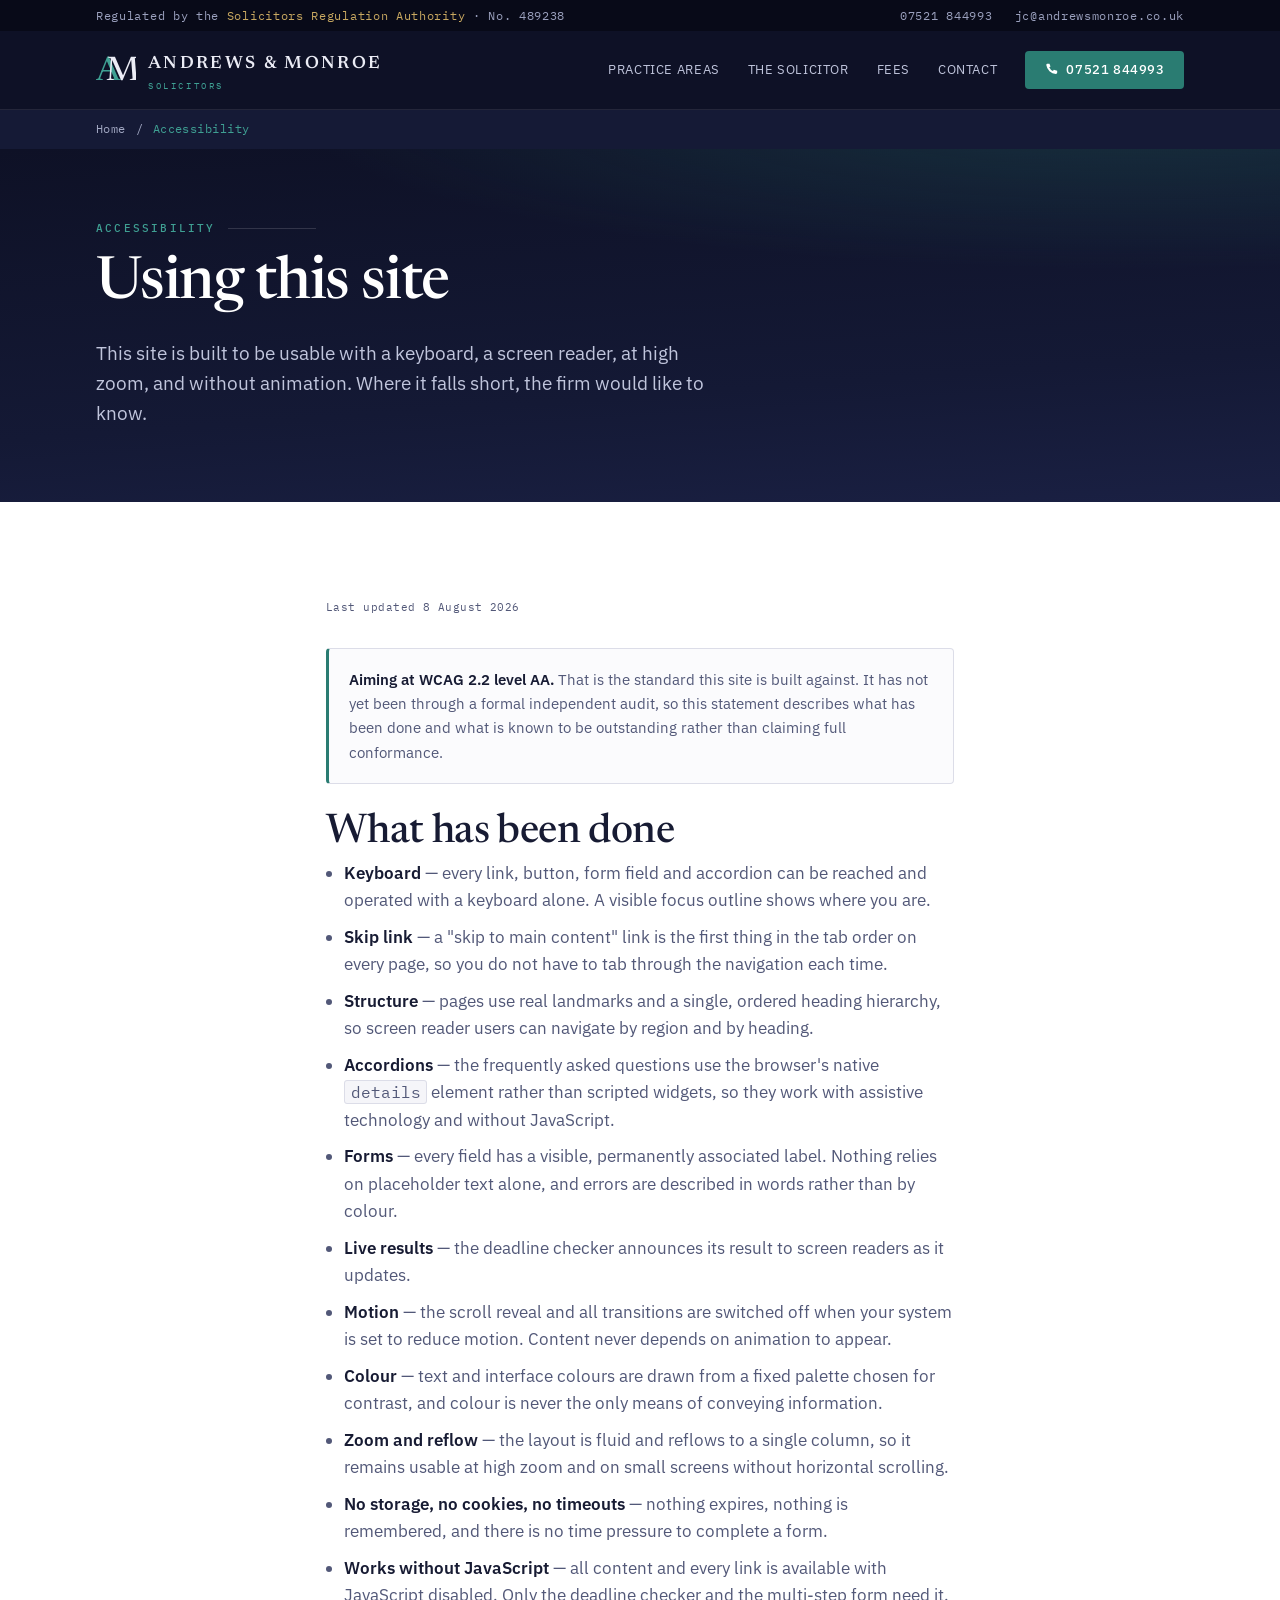
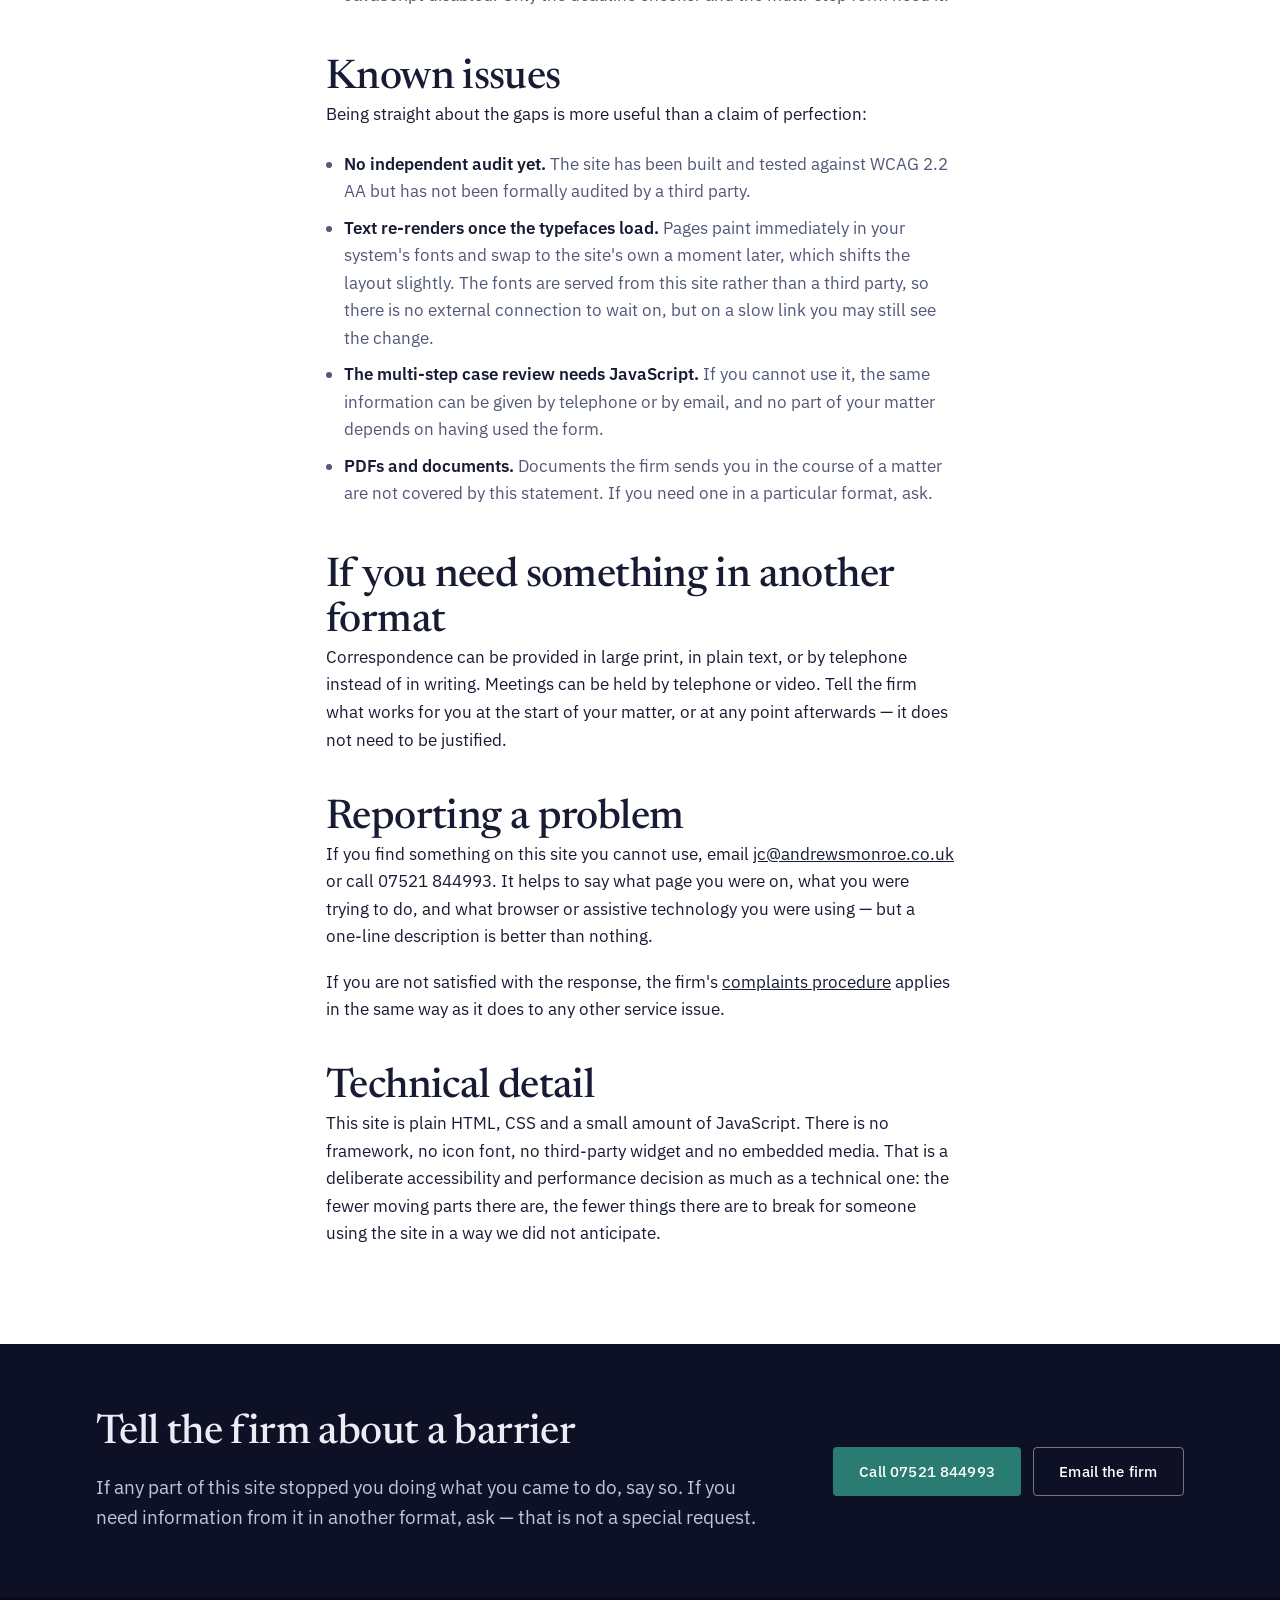
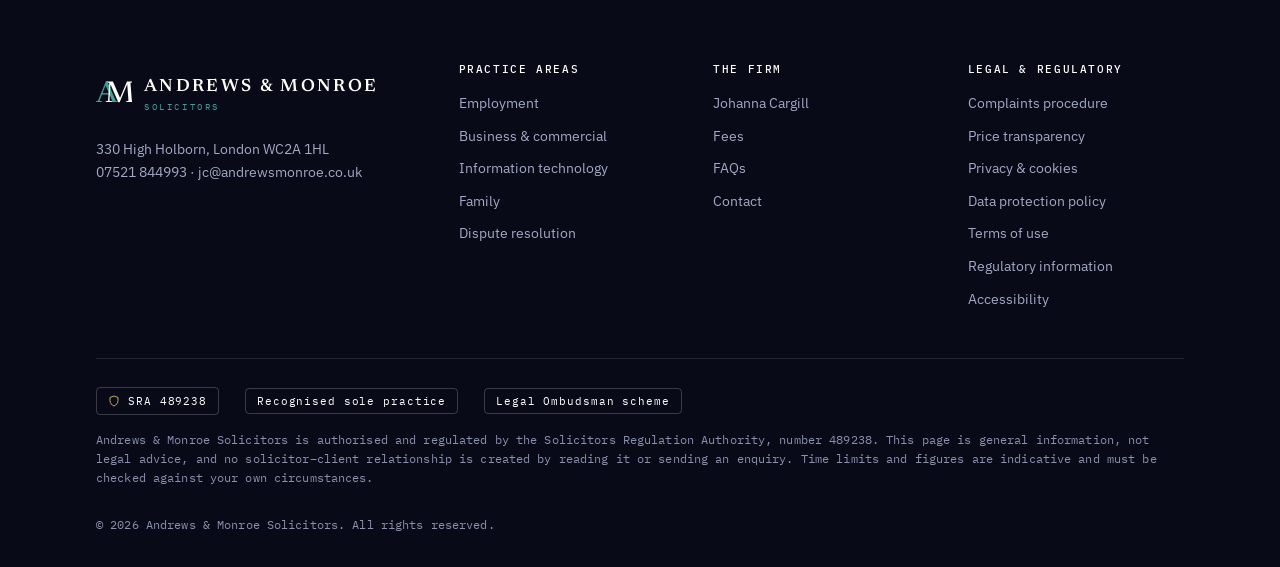
<file: accessibility.html>
<!DOCTYPE html>
<html lang="en-GB">
<head>
<meta charset="utf-8">
<meta name="viewport" content="width=device-width, initial-scale=1">
<title>Accessibility | Andrews &amp; Monroe Solicitors</title>
<meta name="description" content="Accessibility statement for the Andrews & Monroe Solicitors website: what has been done, what is known to be outstanding, and how to report a problem.">
<meta name="theme-color" content="#0E1126">
<link rel="canonical" href="https://julianshaw2000.github.io/andrews-monroe-demo/accessibility.html">
<!-- PREVIEW BUILD. Not the production markup: added at deploy time so an
     unfinished site carrying unverified regulatory content is never indexed
     under the firm's name. Remove when the content is signed off. -->
<meta name="robots" content="noindex,nofollow">

<meta property="og:type" content="website">
<meta property="og:site_name" content="Andrews &amp; Monroe Solicitors">
<meta property="og:title" content="Accessibility — Andrews &amp; Monroe Solicitors">
<meta property="og:description" content="What has been done to make this site usable, what is known to be outstanding, and how to tell the firm about a problem.">
<meta property="og:url" content="https://julianshaw2000.github.io/andrews-monroe-demo/accessibility.html">
<meta property="og:image" content="https://julianshaw2000.github.io/andrews-monroe-demo/assets/og-image.png">
<meta property="og:image:width" content="1200">
<meta property="og:image:height" content="630">
<meta property="og:image:alt" content="Andrews &amp; Monroe Solicitors, London. Regulated by the SRA, number 489238.">
<meta name="twitter:card" content="summary_large_image">

<link rel="icon" href="assets/favicon.svg" type="image/svg+xml">
<!-- Preload only the two faces used above the fold on every page: body
     text and the h1. The rest are discovered from assets/site.css. -->
<link rel="preload" href="assets/fonts/ibm-plex-sans-vf-latin.woff2" as="font" type="font/woff2" crossorigin>
<link rel="preload" href="assets/fonts/newsreader-vf-latin.woff2" as="font" type="font/woff2" crossorigin>
<link rel="stylesheet" href="assets/site.css">

<script type="application/ld+json">
{
  "@context":"https://schema.org",
  "@graph":[
    {
      "@type":"WebPage",
      "name":"Accessibility",
      "description":"Accessibility statement for the Andrews & Monroe Solicitors website: what has been done, what is known to be outstanding, and how to report a problem.",
      "url":"https://www.andrewsmonroe.co.uk/accessibility",
      "publisher":{"@type":"LegalService","name":"Andrews & Monroe Solicitors","identifier":"SRA 489238"}
    },
    {
      "@type":"BreadcrumbList",
      "itemListElement":[
        {"@type":"ListItem","position":1,"name":"Home","item":"https://www.andrewsmonroe.co.uk/"},
        {"@type":"ListItem","position":2,"name":"Accessibility","item":"https://www.andrewsmonroe.co.uk/accessibility"}
      ]
    }
  ]
}
</script>
</head>

<body>
<a class="skip" href="#main">Skip to main content</a>

<!-- role="region" so the SRA number and contact details are not
     orphaned outside every landmark on the page. -->
<div class="strip" role="region" aria-label="Regulatory and contact details">
  <div class="strip__in">
    <span>Regulated by the <b>Solicitors Regulation Authority</b> &middot; No. 489238</span>
    <span class="strip__right">
      <a href="tel:+447521844993">07521 844993</a>
      <a href="mailto:jc@andrewsmonroe.co.uk">jc@andrewsmonroe.co.uk</a>
    </span>
  </div>
</div>

<header class="bar">
  <div class="bar__in">
    <a class="brand" href="index.html" aria-label="Andrews and Monroe Solicitors — home">
      <svg class="mono-mark" width="40" height="34" viewBox="0 0 40 34" aria-hidden="true">
        <text x="0" y="27" font-size="34" fill="#3FA093">A</text>
        <text x="10" y="27" font-size="34" fill="currentColor">M</text>
      </svg>
      <span>
        <span class="brand__n">Andrews &amp; Monroe</span>
        <span class="brand__s">Solicitors</span>
      </span>
    </a>

    <button class="burger" id="burger" aria-expanded="false" aria-controls="nav" aria-label="Open menu"><i></i></button>

    <nav class="nav" id="nav" aria-label="Main">
      <a href="index.html#areas">Practice areas</a>
      <a href="index.html#bio">The solicitor</a>
      <a href="index.html#fees">Fees</a>
      <a href="index.html#contact">Contact</a>
      <a class="btn teal" href="tel:+447521844993">
        <svg width="13" height="13" viewBox="0 0 16 16" fill="currentColor" aria-hidden="true"><path d="M3.2 1h2.3l1.3 3.2-1.6 1a8.6 8.6 0 0 0 4.6 4.6l1-1.6L15 9.5v2.3c0 .9-.7 1.6-1.6 1.6A12.4 12.4 0 0 1 1.6 2.6C1.6 1.7 2.3 1 3.2 1Z"/></svg>
        07521 844993
      </a>
    </nav>
  </div>
</header>

<nav class="crumbs" aria-label="Breadcrumb">
  <ol>
    <li><a href="index.html">Home</a></li>
    <li aria-hidden="true">/</li>
    <li aria-current="page">Accessibility</li>
  </ol>
</nav>

<main id="main">

<section class="phero dark">
  <div class="shell">
    <p class="kicker">Accessibility</p>
    <h1>Using this site</h1>
    <p class="lede" style="margin-top:1.3rem;max-width:58ch">This site is built to be usable with a keyboard, a screen reader, at high zoom, and without animation. Where it falls short, the firm would like to know.</p>
  </div>
</section>

<section class="band white">
  <div class="shell legal rv">
    <!-- TODO(verify): set this to the real publication date at launch -->
    <p class="updated">Last updated 8 August 2026</p>

    <div class="box">
      <p><strong>Aiming at WCAG 2.2 level AA.</strong> That is the standard this site is built against. It has not yet
        been through a formal independent audit, so this statement describes what has been done and what is known to
        be outstanding rather than claiming full conformance.</p>
    </div>
    <!-- TODO(verify): once an independent audit has been carried out, replace the
         box above with a conformance statement naming the auditor and the date,
         and update the "known issues" list below with the real findings. -->

    <h2>What has been done</h2>
    <ul>
      <li><strong>Keyboard</strong> — every link, button, form field and accordion can be reached and operated with a keyboard alone. A visible focus outline shows where you are.</li>
      <li><strong>Skip link</strong> — a "skip to main content" link is the first thing in the tab order on every page, so you do not have to tab through the navigation each time.</li>
      <li><strong>Structure</strong> — pages use real landmarks and a single, ordered heading hierarchy, so screen reader users can navigate by region and by heading.</li>
      <li><strong>Accordions</strong> — the frequently asked questions use the browser's native <code>details</code> element rather than scripted widgets, so they work with assistive technology and without JavaScript.</li>
      <li><strong>Forms</strong> — every field has a visible, permanently associated label. Nothing relies on placeholder text alone, and errors are described in words rather than by colour.</li>
      <li><strong>Live results</strong> — the deadline checker announces its result to screen readers as it updates.</li>
      <li><strong>Motion</strong> — the scroll reveal and all transitions are switched off when your system is set to reduce motion. Content never depends on animation to appear.</li>
      <li><strong>Colour</strong> — text and interface colours are drawn from a fixed palette chosen for contrast, and colour is never the only means of conveying information.</li>
      <li><strong>Zoom and reflow</strong> — the layout is fluid and reflows to a single column, so it remains usable at high zoom and on small screens without horizontal scrolling.</li>
      <li><strong>No storage, no cookies, no timeouts</strong> — nothing expires, nothing is remembered, and there is no time pressure to complete a form.</li>
      <li><strong>Works without JavaScript</strong> — all content and every link is available with JavaScript disabled. Only the deadline checker and the multi-step form need it.</li>
    </ul>

    <h2>Known issues</h2>
    <p>Being straight about the gaps is more useful than a claim of perfection:</p>
    <ul>
      <li><strong>No independent audit yet.</strong> The site has been built and tested against WCAG 2.2 AA but has not been formally audited by a third party.</li>
      <li><strong>Text re-renders once the typefaces load.</strong> Pages paint immediately in your system's fonts and swap to the site's own a moment later, which shifts the layout slightly. The fonts are served from this site rather than a third party, so there is no external connection to wait on, but on a slow link you may still see the change.</li>
      <li><strong>The multi-step case review needs JavaScript.</strong> If you cannot use it, the same information can be given by telephone or by email, and no part of your matter depends on having used the form.</li>
      <li><strong>PDFs and documents.</strong> Documents the firm sends you in the course of a matter are not covered by this statement. If you need one in a particular format, ask.</li>
    </ul>

    <h2>If you need something in another format</h2>
    <p>Correspondence can be provided in large print, in plain text, or by telephone instead of in writing. Meetings
      can be held by telephone or video. Tell the firm what works for you at the start of your matter, or at any point
      afterwards — it does not need to be justified.</p>

    <h2>Reporting a problem</h2>
    <p>If you find something on this site you cannot use, email
      <a href="mailto:jc@andrewsmonroe.co.uk">jc@andrewsmonroe.co.uk</a> or call 07521 844993. It helps to say what
      page you were on, what you were trying to do, and what browser or assistive technology you were using — but a
      one-line description is better than nothing.</p>
    <p>If you are not satisfied with the response, the firm's <a href="complaints.html">complaints procedure</a> applies
      in the same way as it does to any other service issue.</p>

    <h2>Technical detail</h2>
    <p>This site is plain HTML, CSS and a small amount of JavaScript. There is no framework, no icon font, no
      third-party widget and no embedded media. That is a deliberate accessibility and performance decision as much as
      a technical one: the fewer moving parts there are, the fewer things there are to break for someone using the
      site in a way we did not anticipate.</p>

  </div>
</section>

<section class="band ink dark slim">
  <div class="shell endcta rv">
    <div>
      <h2>Tell the firm about a barrier</h2>
      <p class="lede" style="margin-top:1rem">If any part of this site stopped you doing what you came to do, say so. If you need information from it in another format, ask — that is not a special request.</p>
    </div>
    <div class="row">
      <a class="btn teal" href="tel:+447521844993">Call 07521 844993</a>
      <a class="btn line" href="mailto:jc@andrewsmonroe.co.uk">Email the firm</a>
    </div>
  </div>
</section>

</main>

<footer class="foot">
  <div class="shell">
    <div class="foot__g">
      <div class="foot__b">
        <a class="brand" href="index.html" style="color:#fff">
          <svg class="mono-mark" width="36" height="30" viewBox="0 0 40 34" aria-hidden="true">
            <text x="0" y="27" font-size="34" fill="#3FA093">A</text>
            <text x="10" y="27" font-size="34" fill="#ffffff">M</text>
          </svg>
          <span><span class="brand__n">Andrews &amp; Monroe</span><span class="brand__s">Solicitors</span></span>
        </a>
        <!-- Address confirmed by the client, 12 Aug 2026: High Holborn is correct.
             The 22 Upper Ground address on the old data protection policy is wrong
             and should be corrected there. -->
        <p>330 High Holborn, London WC2A 1HL<br>
          <a href="tel:+447521844993">07521 844993</a> &middot;
          <a href="mailto:jc@andrewsmonroe.co.uk">jc@andrewsmonroe.co.uk</a></p>
      </div>

      <div>
        <h2>Practice areas</h2>
        <ul>
          <li><a href="employment.html">Employment</a></li>
          <li><a href="commercial.html">Business &amp; commercial</a></li>
          <li><a href="technology.html">Information technology</a></li>
          <li><a href="family.html">Family</a></li>
          <li><a href="disputes.html">Dispute resolution</a></li>
        </ul>
      </div>

      <div>
        <h2>The firm</h2>
        <ul>
          <li><a href="index.html#bio">Johanna Cargill</a></li>
          <li><a href="index.html#fees">Fees</a></li>
          <li><a href="index.html#faq">FAQs</a></li>
          <li><a href="index.html#contact">Contact</a></li>
        </ul>
      </div>

      <div>
        <h2>Legal &amp; regulatory</h2>
        <ul>
          <li><a href="complaints.html">Complaints procedure</a></li>
          <li><a href="index.html#fees">Price transparency</a></li>
          <li><a href="privacy.html">Privacy &amp; cookies</a></li>
          <li><a href="data-protection.html">Data protection policy</a></li>
          <li><a href="terms.html">Terms of use</a></li>
          <li><a href="regulatory.html">Regulatory information</a></li>
          <li><a href="accessibility.html">Accessibility</a></li>
        </ul>
      </div>
    </div>

    <div class="foot__law">
      <div class="foot__row">
        <span class="badge">
          <svg width="12" height="12" viewBox="0 0 24 24" fill="none" stroke="currentColor" stroke-width="2"><path d="M12 2 4 5v6c0 5 3.4 9.4 8 11 4.6-1.6 8-6 8-11V5l-8-3Z"/></svg>
          SRA 489238
        </span>
        <span class="badge">Recognised sole practice</span>
        <span class="badge">Legal Ombudsman scheme</span>
      </div>
      <p class="micro">Andrews &amp; Monroe Solicitors is authorised and regulated by the Solicitors Regulation
        Authority, number 489238. This page is general information, not legal advice, and no solicitor–client
        relationship is created by reading it or sending an enquiry. Time limits and figures are indicative and must be
        checked against your own circumstances.</p>
      <p class="micro">&copy; <span id="yr">2026</span> Andrews &amp; Monroe Solicitors. All rights reserved.</p>
    </div>
  </div>
</footer>

<nav class="dock" aria-label="Quick contact">
  <a class="d1" href="tel:+447521844993">
    <svg width="15" height="15" viewBox="0 0 16 16" fill="currentColor" aria-hidden="true"><path d="M3.2 1h2.3l1.3 3.2-1.6 1a8.6 8.6 0 0 0 4.6 4.6l1-1.6L15 9.5v2.3c0 .9-.7 1.6-1.6 1.6A12.4 12.4 0 0 1 1.6 2.6C1.6 1.7 2.3 1 3.2 1Z"/></svg>
    Call now
  </a>
  <a class="d2" href="index.html#intake">
    <svg width="15" height="15" viewBox="0 0 24 24" fill="none" stroke="currentColor" stroke-width="2" aria-hidden="true"><path d="M21 15a2 2 0 0 1-2 2H7l-4 4V5a2 2 0 0 1 2-2h14a2 2 0 0 1 2 2Z"/></svg>
    Case review
  </a>
</nav>

<script src="assets/site.js"></script>
</body>
</html>
</file>
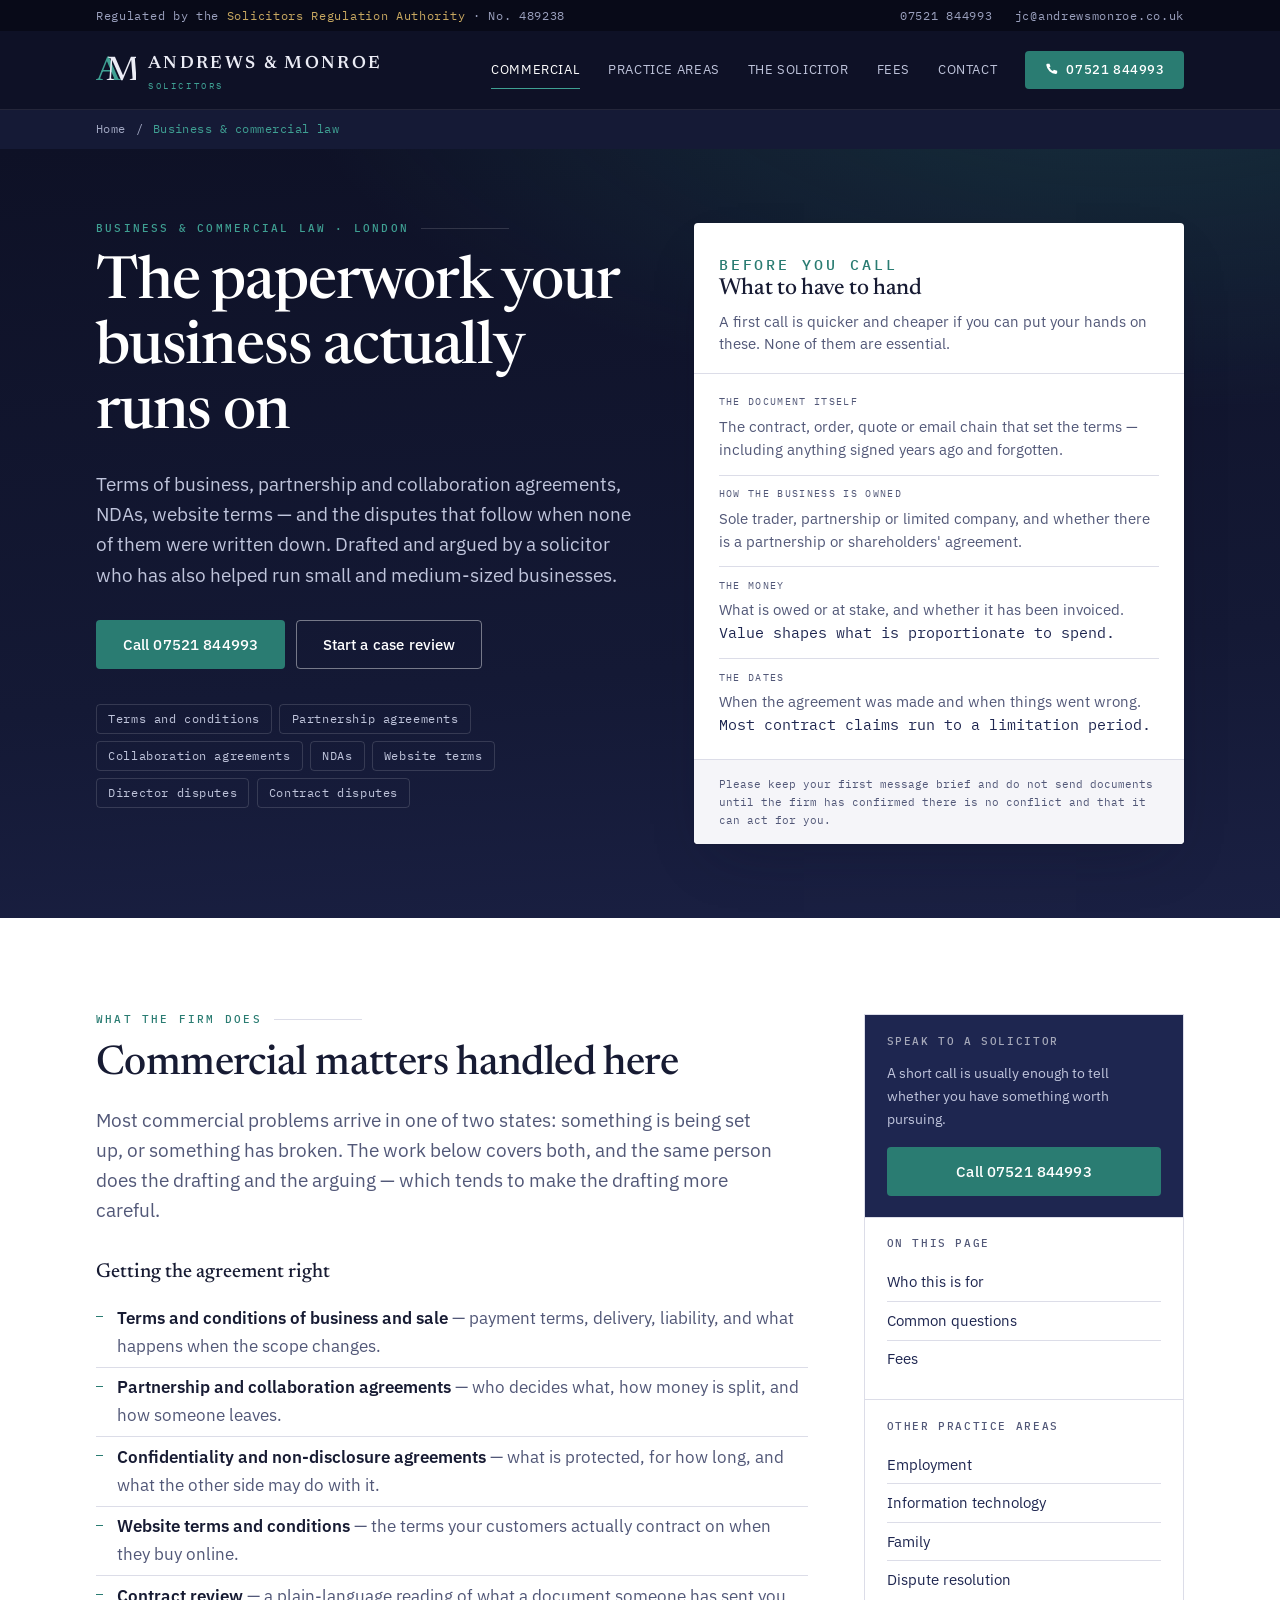
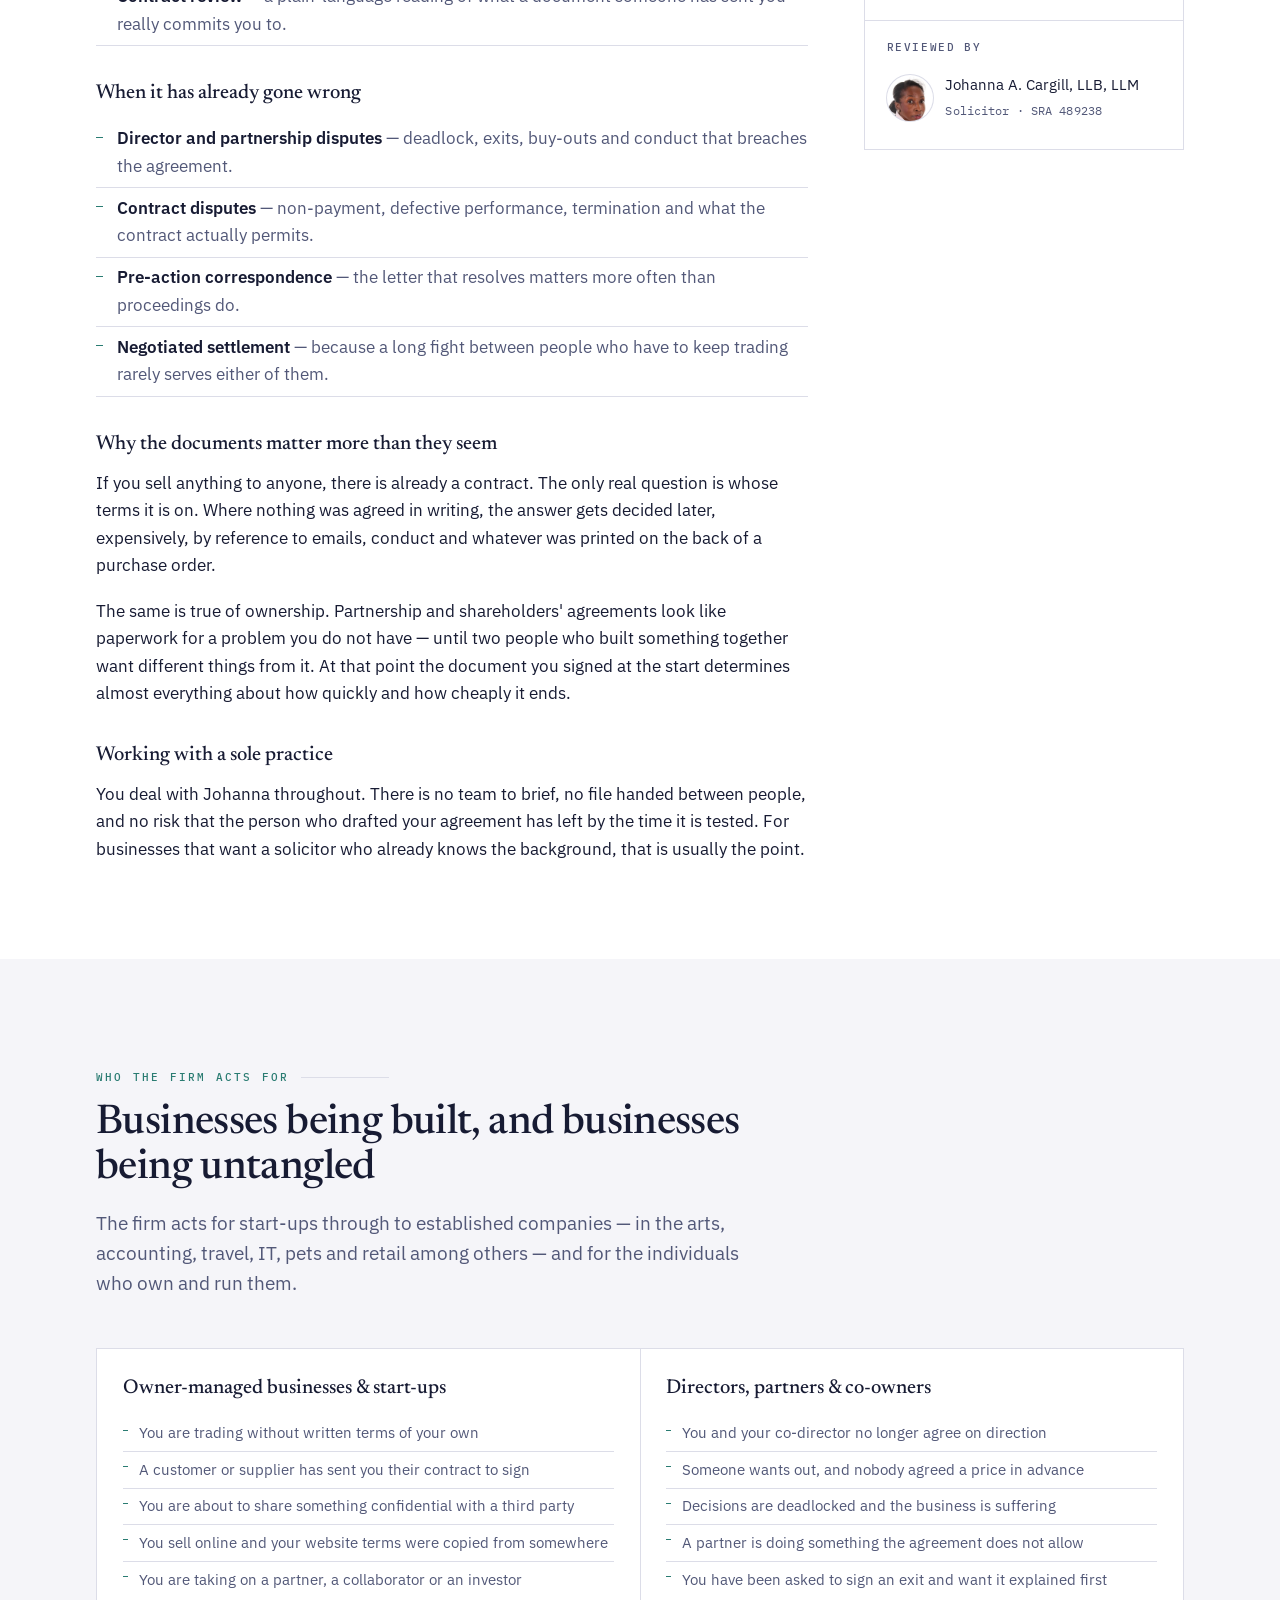
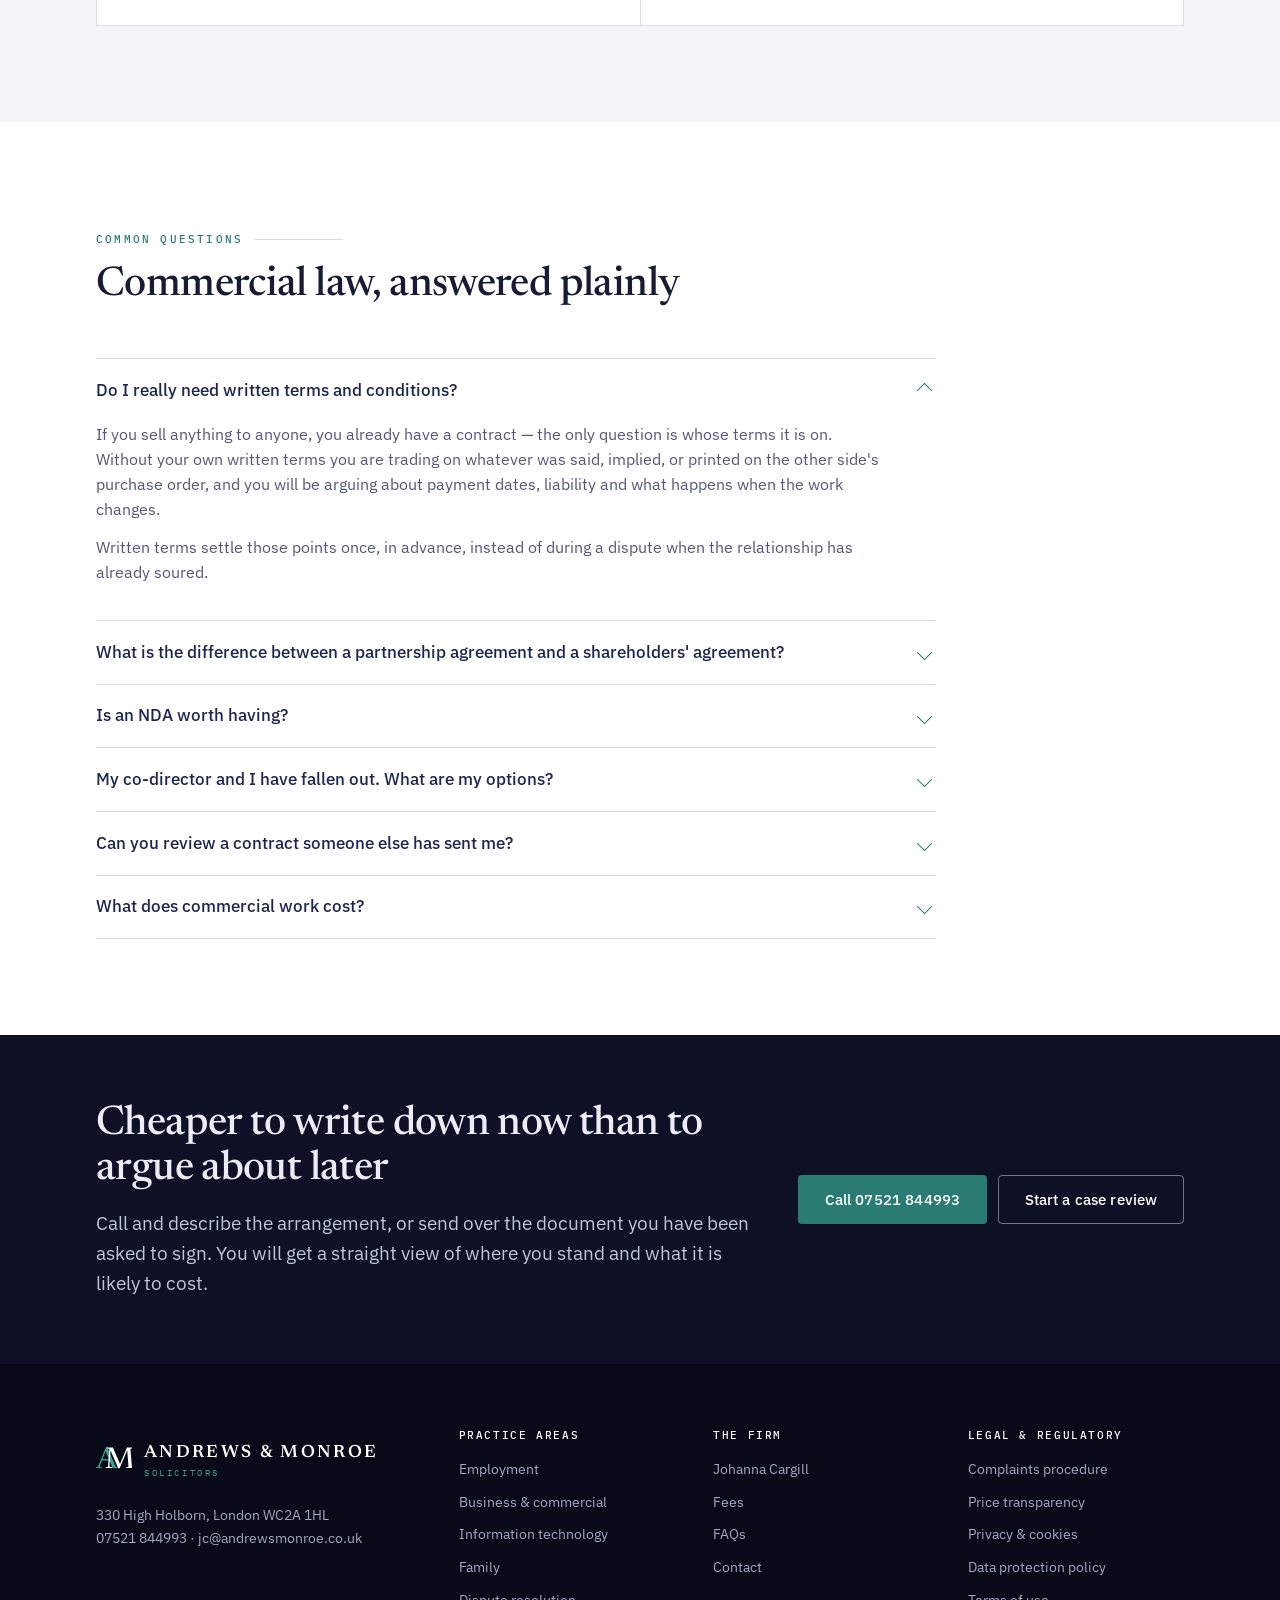
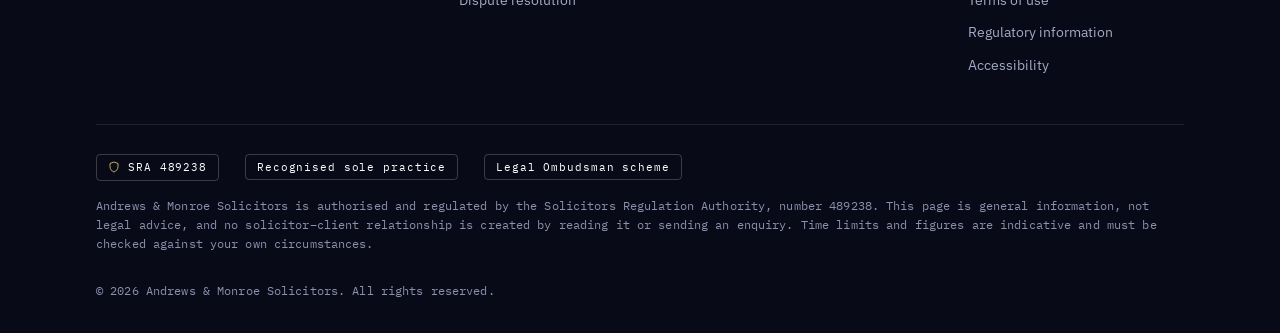
<file: commercial.html>
<!DOCTYPE html>
<html lang="en-GB">
<head>
<meta charset="utf-8">
<meta name="viewport" content="width=device-width, initial-scale=1">
<title>Commercial Solicitors in London | Andrews &amp; Monroe Solicitors</title>
<meta name="description" content="London commercial solicitors for terms and conditions, partnership and collaboration agreements, NDAs, website terms and director or partnership disputes. Call 07521 844993.">
<meta name="theme-color" content="#0E1126">
<link rel="canonical" href="https://julianshaw2000.github.io/andrews-monroe-demo/commercial.html">
<!-- PREVIEW BUILD. Not the production markup: added at deploy time so an
     unfinished site carrying unverified regulatory content is never indexed
     under the firm's name. Remove when the content is signed off. -->
<meta name="robots" content="noindex,nofollow">

<meta property="og:type" content="website">
<meta property="og:site_name" content="Andrews &amp; Monroe Solicitors">
<meta property="og:title" content="Commercial Solicitors in London — Andrews &amp; Monroe">
<meta property="og:description" content="Contracts, terms of business, partnership agreements and director disputes, handled personally by a solicitor with 20+ years in practice.">
<meta property="og:url" content="https://julianshaw2000.github.io/andrews-monroe-demo/commercial.html">
<meta property="og:image" content="https://julianshaw2000.github.io/andrews-monroe-demo/assets/og-image.png">
<meta property="og:image:width" content="1200">
<meta property="og:image:height" content="630">
<meta property="og:image:alt" content="Andrews &amp; Monroe Solicitors, London. Regulated by the SRA, number 489238.">
<meta name="twitter:card" content="summary_large_image">

<link rel="icon" href="assets/favicon.svg" type="image/svg+xml">
<!-- Preload only the two faces used above the fold on every page: body
     text and the h1. The rest are discovered from assets/site.css. -->
<link rel="preload" href="assets/fonts/ibm-plex-sans-vf-latin.woff2" as="font" type="font/woff2" crossorigin>
<link rel="preload" href="assets/fonts/newsreader-vf-latin.woff2" as="font" type="font/woff2" crossorigin>
<link rel="stylesheet" href="assets/site.css">

<script type="application/ld+json">
{
  "@context":"https://schema.org",
  "@graph":[
    {
      "@type":"Service",
      "name":"Business and commercial law services",
      "serviceType":"Commercial law",
      "provider":{"@type":"LegalService","name":"Andrews & Monroe Solicitors","telephone":"+447521844993","identifier":"SRA 489238","address":{"@type":"PostalAddress","streetAddress":"330 High Holborn","addressLocality":"London","postalCode":"WC2A 1HL","addressCountry":"GB"}},
      "areaServed":{"@type":"Country","name":"United Kingdom"},
      "audience":{"@type":"Audience","audienceType":"Owner-managed businesses, start-ups, directors and partners"}
    },
    {
      "@type":"BreadcrumbList",
      "itemListElement":[
        {"@type":"ListItem","position":1,"name":"Home","item":"https://www.andrewsmonroe.co.uk/"},
        {"@type":"ListItem","position":2,"name":"Business & commercial law","item":"https://www.andrewsmonroe.co.uk/commercial"}
      ]
    },
    {
      "@type":"FAQPage",
      "mainEntity":[
        {"@type":"Question","name":"Do I really need written terms and conditions?","acceptedAnswer":{"@type":"Answer","text":"If you sell anything to anyone, you already have a contract — the only question is whose terms it is on. Without your own written terms you are trading on whatever was said, implied or printed on the other side's purchase order, and you will be arguing about payment dates, liability and what happens when the work changes. Written terms decide those points once, in advance, rather than during a dispute."}},
        {"@type":"Question","name":"What is the difference between a partnership agreement and a shareholders' agreement?","acceptedAnswer":{"@type":"Answer","text":"A partnership agreement governs a business run as a partnership. A shareholders' agreement governs the relationship between the owners of a limited company and sits alongside the company's articles of association. Both do the same underlying job: they say who decides what, how money is shared, and what happens when someone wants to leave or the others want them out. Which one you need depends on how the business is structured."}},
        {"@type":"Question","name":"Is an NDA worth having?","acceptedAnswer":{"@type":"Answer","text":"It is worth having before you disclose anything you would mind seeing used against you — a customer list, a price model, a design, a plan to approach a particular market. An NDA is most useful for what it makes explicit: what counts as confidential, how long the obligation lasts, and what the recipient is allowed to do with the information. A short, clear one signed before the meeting beats a long one signed after it."}},
        {"@type":"Question","name":"My co-director and I have fallen out. What are my options?","acceptedAnswer":{"@type":"Answer","text":"Start with the paperwork: the articles of association, any shareholders' or partnership agreement, and the service contracts. Those documents usually decide who can do what, and they are often the reason a dispute resolves quickly or drags. Options generally run from a negotiated exit or buy-out, through mediation, to court proceedings. The first conversation is about which of those is realistic and what each would cost."}},
        {"@type":"Question","name":"Can you review a contract someone else has sent me?","acceptedAnswer":{"@type":"Answer","text":"Yes, and it is one of the most common requests. You get a plain-language explanation of what the document actually commits you to, which clauses are unusual or one-sided, and what is worth asking to change. A single piece of advice like this is normally quoted as a fixed fee before the work starts."}},
        {"@type":"Question","name":"What does commercial work cost?","acceptedAnswer":{"@type":"Answer","text":"The standard hourly rate is £450. Discrete pieces of work — reviewing a contract, drafting terms of business, preparing an NDA — are normally quoted as a fixed fee, commonly between £600 and £1,700, before anything begins. The firm is not VAT registered, so no VAT is added to its fees, though disbursements may carry VAT charged by the supplier. You get your own written estimate before work starts."}}
      ]
    }
  ]
}
</script>
</head>

<body>
<a class="skip" href="#main">Skip to main content</a>

<!-- role="region" so the SRA number and contact details are not
     orphaned outside every landmark on the page. -->
<div class="strip" role="region" aria-label="Regulatory and contact details">
  <div class="strip__in">
    <span>Regulated by the <b>Solicitors Regulation Authority</b> &middot; No. 489238</span>
    <span class="strip__right">
      <a href="tel:+447521844993">07521 844993</a>
      <a href="mailto:jc@andrewsmonroe.co.uk">jc@andrewsmonroe.co.uk</a>
    </span>
  </div>
</div>

<header class="bar">
  <div class="bar__in">
    <a class="brand" href="index.html" aria-label="Andrews and Monroe Solicitors — home">
      <svg class="mono-mark" width="40" height="34" viewBox="0 0 40 34" aria-hidden="true">
        <text x="0" y="27" font-size="34" fill="#3FA093">A</text>
        <text x="10" y="27" font-size="34" fill="currentColor">M</text>
      </svg>
      <span>
        <span class="brand__n">Andrews &amp; Monroe</span>
        <span class="brand__s">Solicitors</span>
      </span>
    </a>

    <button class="burger" id="burger" aria-expanded="false" aria-controls="nav" aria-label="Open menu"><i></i></button>

    <nav class="nav" id="nav" aria-label="Main">
      <a href="commercial.html" aria-current="page">Commercial</a>
      <a href="index.html#areas">Practice areas</a>
      <a href="index.html#bio">The solicitor</a>
      <a href="index.html#fees">Fees</a>
      <a href="index.html#contact">Contact</a>
      <a class="btn teal" href="tel:+447521844993">
        <svg width="13" height="13" viewBox="0 0 16 16" fill="currentColor" aria-hidden="true"><path d="M3.2 1h2.3l1.3 3.2-1.6 1a8.6 8.6 0 0 0 4.6 4.6l1-1.6L15 9.5v2.3c0 .9-.7 1.6-1.6 1.6A12.4 12.4 0 0 1 1.6 2.6C1.6 1.7 2.3 1 3.2 1Z"/></svg>
        07521 844993
      </a>
    </nav>
  </div>
</header>

<nav class="crumbs" aria-label="Breadcrumb">
  <ol>
    <li><a href="index.html">Home</a></li>
    <li aria-hidden="true">/</li>
    <li aria-current="page">Business &amp; commercial law</li>
  </ol>
</nav>

<main id="main">

<!-- ============ PAGE HERO ============ -->
<section class="phero dark">
  <div class="shell phero__g">
    <div>
      <p class="kicker">Business &amp; commercial law &middot; London</p>
      <h1>The paperwork your business actually runs on</h1>
      <p class="lede" style="margin-top:1.4rem">Terms of business, partnership and collaboration agreements, NDAs,
        website terms — and the disputes that follow when none of them were written down. Drafted and argued by a
        solicitor who has also helped run small and medium-sized businesses.</p>
      <div class="cta">
        <a class="btn teal" href="tel:+447521844993">Call 07521 844993</a>
        <a class="btn line" href="index.html#intake">Start a case review</a>
      </div>
      <ul class="chips">
        <li>Terms and conditions</li><li>Partnership agreements</li><li>Collaboration agreements</li>
        <li>NDAs</li><li>Website terms</li><li>Director disputes</li><li>Contract disputes</li>
      </ul>
    </div>

    <!-- Static "at a glance" card. This area has no interactive tool:
         the employment deadline checker exists because tribunal time
         limits are a hard, calculable clock. Nothing here works that
         way, and a widget that implies otherwise would mislead. -->
    <div class="tool">
      <div class="tool__t">
        <p class="kicker" style="color:var(--teal)">Before you call</p>
        <h2>What to have to hand</h2>
        <p>A first call is quicker and cheaper if you can put your hands on these. None of them are essential.</p>
      </div>
      <div class="tool__b">
        <ul class="facts">
          <li>
            <b>The document itself</b>
            <span>The contract, order, quote or email chain that set the terms — including anything signed years ago and forgotten.</span>
          </li>
          <li>
            <b>How the business is owned</b>
            <span>Sole trader, partnership or limited company, and whether there is a partnership or shareholders' agreement.</span>
          </li>
          <li>
            <b>The money</b>
            <span>What is owed or at stake, and whether it has been invoiced. <em>Value shapes what is proportionate to spend.</em></span>
          </li>
          <li>
            <b>The dates</b>
            <span>When the agreement was made and when things went wrong. <em>Most contract claims run to a limitation period.</em></span>
          </li>
        </ul>
      </div>
      <div class="tool__f">
        <p>Please keep your first message brief and do not send documents until the firm has confirmed there is no
          conflict and that it can act for you.</p>
      </div>
    </div>
  </div>
</section>

<!-- ============ MAIN BODY ============ -->
<section class="band white">
  <div class="shell split">
    <div class="prose rv">
      <p class="kicker">What the firm does</p>
      <h2>Commercial matters handled here</h2>
      <p class="lede" style="margin-top:1.1rem">Most commercial problems arrive in one of two states: something is
        being set up, or something has broken. The work below covers both, and the same person does the drafting and
        the arguing — which tends to make the drafting more careful.</p>

      <h3>Getting the agreement right</h3>
      <ul>
        <li><strong>Terms and conditions of business and sale</strong> — payment terms, delivery, liability, and what happens when the scope changes.</li>
        <li><strong>Partnership and collaboration agreements</strong> — who decides what, how money is split, and how someone leaves.</li>
        <li><strong>Confidentiality and non-disclosure agreements</strong> — what is protected, for how long, and what the other side may do with it.</li>
        <li><strong>Website terms and conditions</strong> — the terms your customers actually contract on when they buy online.</li>
        <li><strong>Contract review</strong> — a plain-language reading of what a document someone has sent you really commits you to.</li>
      </ul>

      <h3>When it has already gone wrong</h3>
      <ul>
        <li><strong>Director and partnership disputes</strong> — deadlock, exits, buy-outs and conduct that breaches the agreement.</li>
        <li><strong>Contract disputes</strong> — non-payment, defective performance, termination and what the contract actually permits.</li>
        <li><strong>Pre-action correspondence</strong> — the letter that resolves matters more often than proceedings do.</li>
        <li><strong>Negotiated settlement</strong> — because a long fight between people who have to keep trading rarely serves either of them.</li>
      </ul>

      <h3>Why the documents matter more than they seem</h3>
      <p>If you sell anything to anyone, there is already a contract. The only real question is whose terms it is on.
        Where nothing was agreed in writing, the answer gets decided later, expensively, by reference to emails,
        conduct and whatever was printed on the back of a purchase order.</p>
      <p>The same is true of ownership. Partnership and shareholders' agreements look like paperwork for a problem you
        do not have — until two people who built something together want different things from it. At that point the
        document you signed at the start determines almost everything about how quickly and how cheaply it ends.</p>

      <h3>Working with a sole practice</h3>
      <p>You deal with Johanna throughout. There is no team to brief, no file handed between people, and no risk that
        the person who drafted your agreement has left by the time it is tested. For businesses that want a solicitor
        who already knows the background, that is usually the point.</p>
    </div>

    <aside class="aside rv">
      <div class="call">
        <h3>Speak to a solicitor</h3>
        <p>A short call is usually enough to tell whether you have something worth pursuing.</p>
        <a class="btn teal full" href="tel:+447521844993">Call 07521 844993</a>
      </div>
      <div>
        <h3>On this page</h3>
        <ul>
          <li><a href="#who">Who this is for</a></li>
          <li><a href="#faq">Common questions</a></li>
          <li><a href="index.html#fees">Fees</a></li>
        </ul>
      </div>
      <div>
        <h3>Other practice areas</h3>
        <ul>
          <li><a href="employment.html">Employment</a></li>
          <li><a href="technology.html">Information technology</a></li>
          <li><a href="family.html">Family</a></li>
          <li><a href="disputes.html">Dispute resolution</a></li>
        </ul>
      </div>
      <div>
        <h3>Reviewed by</h3>
        <ul>
          <li class="byline">
            <img src="assets/johanna-cargill-avatar.webp" width="240" height="240" loading="lazy" decoding="async" alt="">
            <span>Johanna A. Cargill, LLB, LLM<br><span class="micro">Solicitor &middot; SRA 489238</span></span>
          </li>
        </ul>
      </div>
    </aside>
  </div>
</section>

<!-- ============ TWO AUDIENCES ============ -->
<section class="band paper" id="who">
  <div class="shell">
    <div class="head rv">
      <p class="kicker">Who the firm acts for</p>
      <h2>Businesses being built, and businesses being untangled</h2>
      <p class="lede">The firm acts for start-ups through to established companies — in the arts, accounting, travel,
        IT, pets and retail among others — and for the individuals who own and run them.</p>
    </div>
    <div class="who rv">
      <div>
        <h3>Owner-managed businesses &amp; start-ups</h3>
        <ul>
          <li>You are trading without written terms of your own</li>
          <li>A customer or supplier has sent you their contract to sign</li>
          <li>You are about to share something confidential with a third party</li>
          <li>You sell online and your website terms were copied from somewhere</li>
          <li>You are taking on a partner, a collaborator or an investor</li>
        </ul>
      </div>
      <div>
        <h3>Directors, partners &amp; co-owners</h3>
        <ul>
          <li>You and your co-director no longer agree on direction</li>
          <li>Someone wants out, and nobody agreed a price in advance</li>
          <li>Decisions are deadlocked and the business is suffering</li>
          <li>A partner is doing something the agreement does not allow</li>
          <li>You have been asked to sign an exit and want it explained first</li>
        </ul>
      </div>
    </div>
  </div>
</section>

<!-- ============ FAQ ============ -->
<section class="band white" id="faq">
  <div class="shell">
    <div class="head rv">
      <p class="kicker">Common questions</p>
      <h2>Commercial law, answered plainly</h2>
    </div>
    <div class="faq rv">
      <details open>
        <summary>Do I really need written terms and conditions?</summary>
        <div class="faq__a">
          <p>If you sell anything to anyone, you already have a contract — the only question is whose terms it is on.
            Without your own written terms you are trading on whatever was said, implied, or printed on the other
            side's purchase order, and you will be arguing about payment dates, liability and what happens when the
            work changes.</p>
          <p>Written terms settle those points once, in advance, instead of during a dispute when the relationship has
            already soured.</p>
        </div>
      </details>
      <details>
        <summary>What is the difference between a partnership agreement and a shareholders' agreement?</summary>
        <div class="faq__a">
          <p>A partnership agreement governs a business run as a partnership. A shareholders' agreement governs the
            relationship between the owners of a limited company and sits alongside the company's articles of
            association.</p>
          <p>Both do the same underlying job: they say who decides what, how money is shared, and what happens when
            someone wants to leave or the others want them out. Which one you need depends on how the business is
            structured, which is worth confirming before anything is drafted.</p>
        </div>
      </details>
      <details>
        <summary>Is an NDA worth having?</summary>
        <div class="faq__a">
          <p>It is worth having before you disclose anything you would mind seeing used against you — a customer list,
            a price model, a design, a plan to approach a particular market.</p>
          <p>An NDA is most useful for what it makes explicit: what counts as confidential, how long the obligation
            lasts, and what the recipient is allowed to do with the information. A short, clear one signed before the
            meeting beats a long one signed after it.</p>
        </div>
      </details>
      <details>
        <summary>My co-director and I have fallen out. What are my options?</summary>
        <div class="faq__a">
          <p>Start with the paperwork: the articles of association, any shareholders' or partnership agreement, and the
            service contracts. Those documents usually decide who can do what, and they are often the reason a dispute
            resolves quickly or drags on.</p>
          <p>Options generally run from a negotiated exit or buy-out, through mediation, to court proceedings. The
            first conversation is about which of those is realistic in your case and what each would be likely to
            cost.</p>
        </div>
      </details>
      <details>
        <summary>Can you review a contract someone else has sent me?</summary>
        <div class="faq__a">
          <p>Yes, and it is one of the most common requests. You get a plain-language explanation of what the document
            actually commits you to, which clauses are unusual or one-sided, and what is worth asking to change.</p>
          <p>A discrete piece of advice like this is normally quoted as a fixed fee before the work starts, so you know
            the number before you commit.</p>
        </div>
      </details>
      <details>
        <summary>What does commercial work cost?</summary>
        <div class="faq__a">
          <p>The standard hourly rate is £450. Discrete pieces of work — reviewing a contract, drafting terms of business,
            preparing an NDA — are normally quoted as a fixed fee, commonly between £600 and £1,700, before anything
            begins. A simple commercial matter may run £2,500 to £5,000; a complex one considerably more.</p>
          <p>The firm is not VAT registered, so no VAT is added to its fees, though disbursements may carry VAT charged by the supplier. Any barrister's fee is agreed with you before it is incurred, and your own written estimate
            comes before work starts.
            <a href="index.html#fees" style="color:var(--teal-deep)">Full price transparency</a>.</p>
        </div>
      </details>
    </div>
  </div>
</section>

<!-- ============ END CTA ============ -->
<section class="band ink dark slim">
  <div class="shell endcta rv">
    <div>
      <h2>Cheaper to write down now than to argue about later</h2>
      <p class="lede" style="margin-top:1rem">Call and describe the arrangement, or send over the document you have
        been asked to sign. You will get a straight view of where you stand and what it is likely to cost.</p>
    </div>
    <div class="row">
      <a class="btn teal" href="tel:+447521844993">Call 07521 844993</a>
      <a class="btn line" href="index.html#intake">Start a case review</a>
    </div>
  </div>
</section>

</main>

<footer class="foot">
  <div class="shell">
    <div class="foot__g">
      <div class="foot__b">
        <a class="brand" href="index.html" style="color:#fff">
          <svg class="mono-mark" width="36" height="30" viewBox="0 0 40 34" aria-hidden="true">
            <text x="0" y="27" font-size="34" fill="#3FA093">A</text>
            <text x="10" y="27" font-size="34" fill="#ffffff">M</text>
          </svg>
          <span><span class="brand__n">Andrews &amp; Monroe</span><span class="brand__s">Solicitors</span></span>
        </a>
        <!-- Address confirmed by the client, 12 Aug 2026: High Holborn is correct.
             The 22 Upper Ground address on the old data protection policy is wrong
             and should be corrected there. -->
        <p>330 High Holborn, London WC2A 1HL<br>
          <a href="tel:+447521844993">07521 844993</a> &middot;
          <a href="mailto:jc@andrewsmonroe.co.uk">jc@andrewsmonroe.co.uk</a></p>
      </div>

      <div>
        <h2>Practice areas</h2>
        <ul>
          <li><a href="employment.html">Employment</a></li>
          <li><a href="commercial.html">Business &amp; commercial</a></li>
          <li><a href="technology.html">Information technology</a></li>
          <li><a href="family.html">Family</a></li>
          <li><a href="disputes.html">Dispute resolution</a></li>
        </ul>
      </div>

      <div>
        <h2>The firm</h2>
        <ul>
          <li><a href="index.html#bio">Johanna Cargill</a></li>
          <li><a href="index.html#fees">Fees</a></li>
          <li><a href="index.html#faq">FAQs</a></li>
          <li><a href="index.html#contact">Contact</a></li>
        </ul>
      </div>

      <div>
        <h2>Legal &amp; regulatory</h2>
        <ul>
          <li><a href="complaints.html">Complaints procedure</a></li>
          <li><a href="index.html#fees">Price transparency</a></li>
          <li><a href="privacy.html">Privacy &amp; cookies</a></li>
          <li><a href="data-protection.html">Data protection policy</a></li>
          <li><a href="terms.html">Terms of use</a></li>
          <li><a href="regulatory.html">Regulatory information</a></li>
          <li><a href="accessibility.html">Accessibility</a></li>
        </ul>
      </div>
    </div>

    <div class="foot__law">
      <div class="foot__row">
        <span class="badge">
          <svg width="12" height="12" viewBox="0 0 24 24" fill="none" stroke="currentColor" stroke-width="2"><path d="M12 2 4 5v6c0 5 3.4 9.4 8 11 4.6-1.6 8-6 8-11V5l-8-3Z"/></svg>
          SRA 489238
        </span>
        <span class="badge">Recognised sole practice</span>
        <span class="badge">Legal Ombudsman scheme</span>
      </div>
      <p class="micro">Andrews &amp; Monroe Solicitors is authorised and regulated by the Solicitors Regulation
        Authority, number 489238. This page is general information, not legal advice, and no solicitor–client
        relationship is created by reading it or sending an enquiry. Time limits and figures are indicative and must be
        checked against your own circumstances.</p>
      <p class="micro">&copy; <span id="yr">2026</span> Andrews &amp; Monroe Solicitors. All rights reserved.</p>
    </div>
  </div>
</footer>

<nav class="dock" aria-label="Quick contact">
  <a class="d1" href="tel:+447521844993">
    <svg width="15" height="15" viewBox="0 0 16 16" fill="currentColor" aria-hidden="true"><path d="M3.2 1h2.3l1.3 3.2-1.6 1a8.6 8.6 0 0 0 4.6 4.6l1-1.6L15 9.5v2.3c0 .9-.7 1.6-1.6 1.6A12.4 12.4 0 0 1 1.6 2.6C1.6 1.7 2.3 1 3.2 1Z"/></svg>
    Call now
  </a>
  <a class="d2" href="index.html#intake">
    <svg width="15" height="15" viewBox="0 0 24 24" fill="none" stroke="currentColor" stroke-width="2" aria-hidden="true"><path d="M21 15a2 2 0 0 1-2 2H7l-4 4V5a2 2 0 0 1 2-2h14a2 2 0 0 1 2 2Z"/></svg>
    Case review
  </a>
</nav>

<script src="assets/site.js"></script>
</body>
</html>
</file>
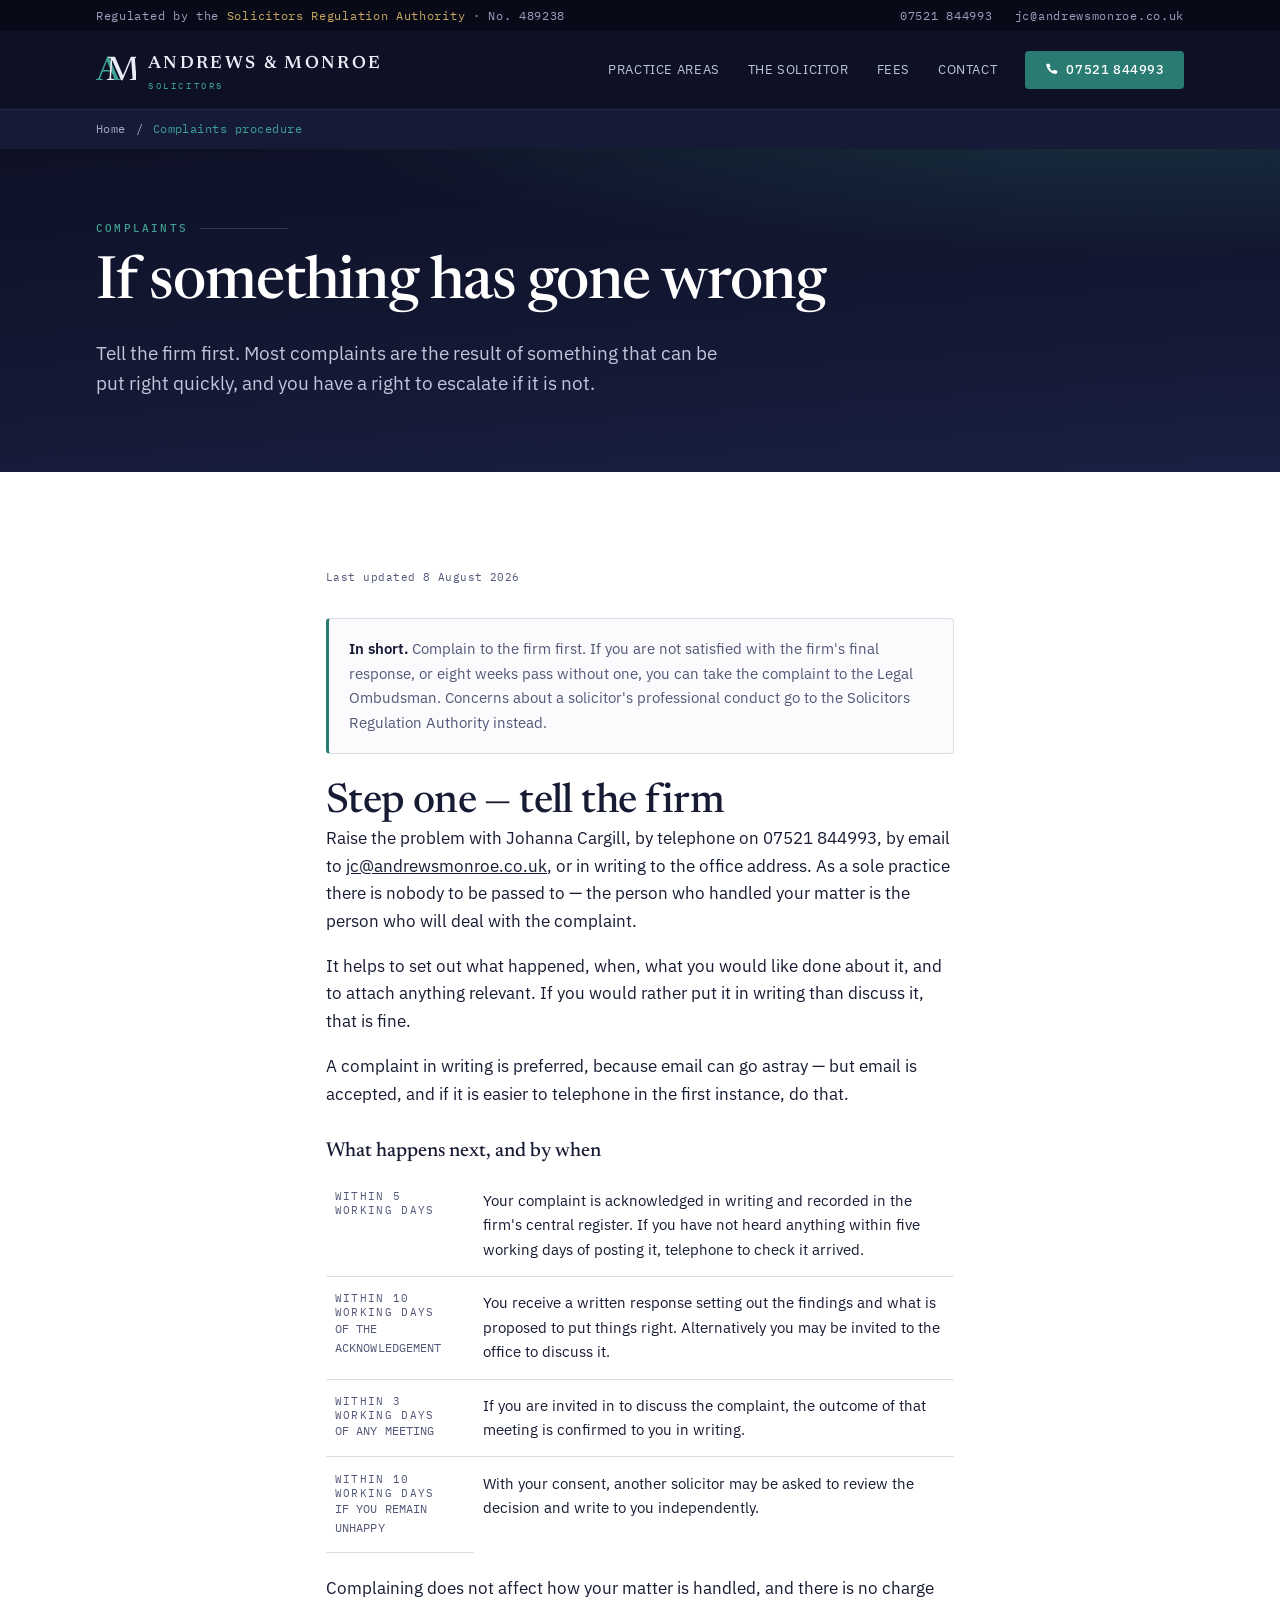
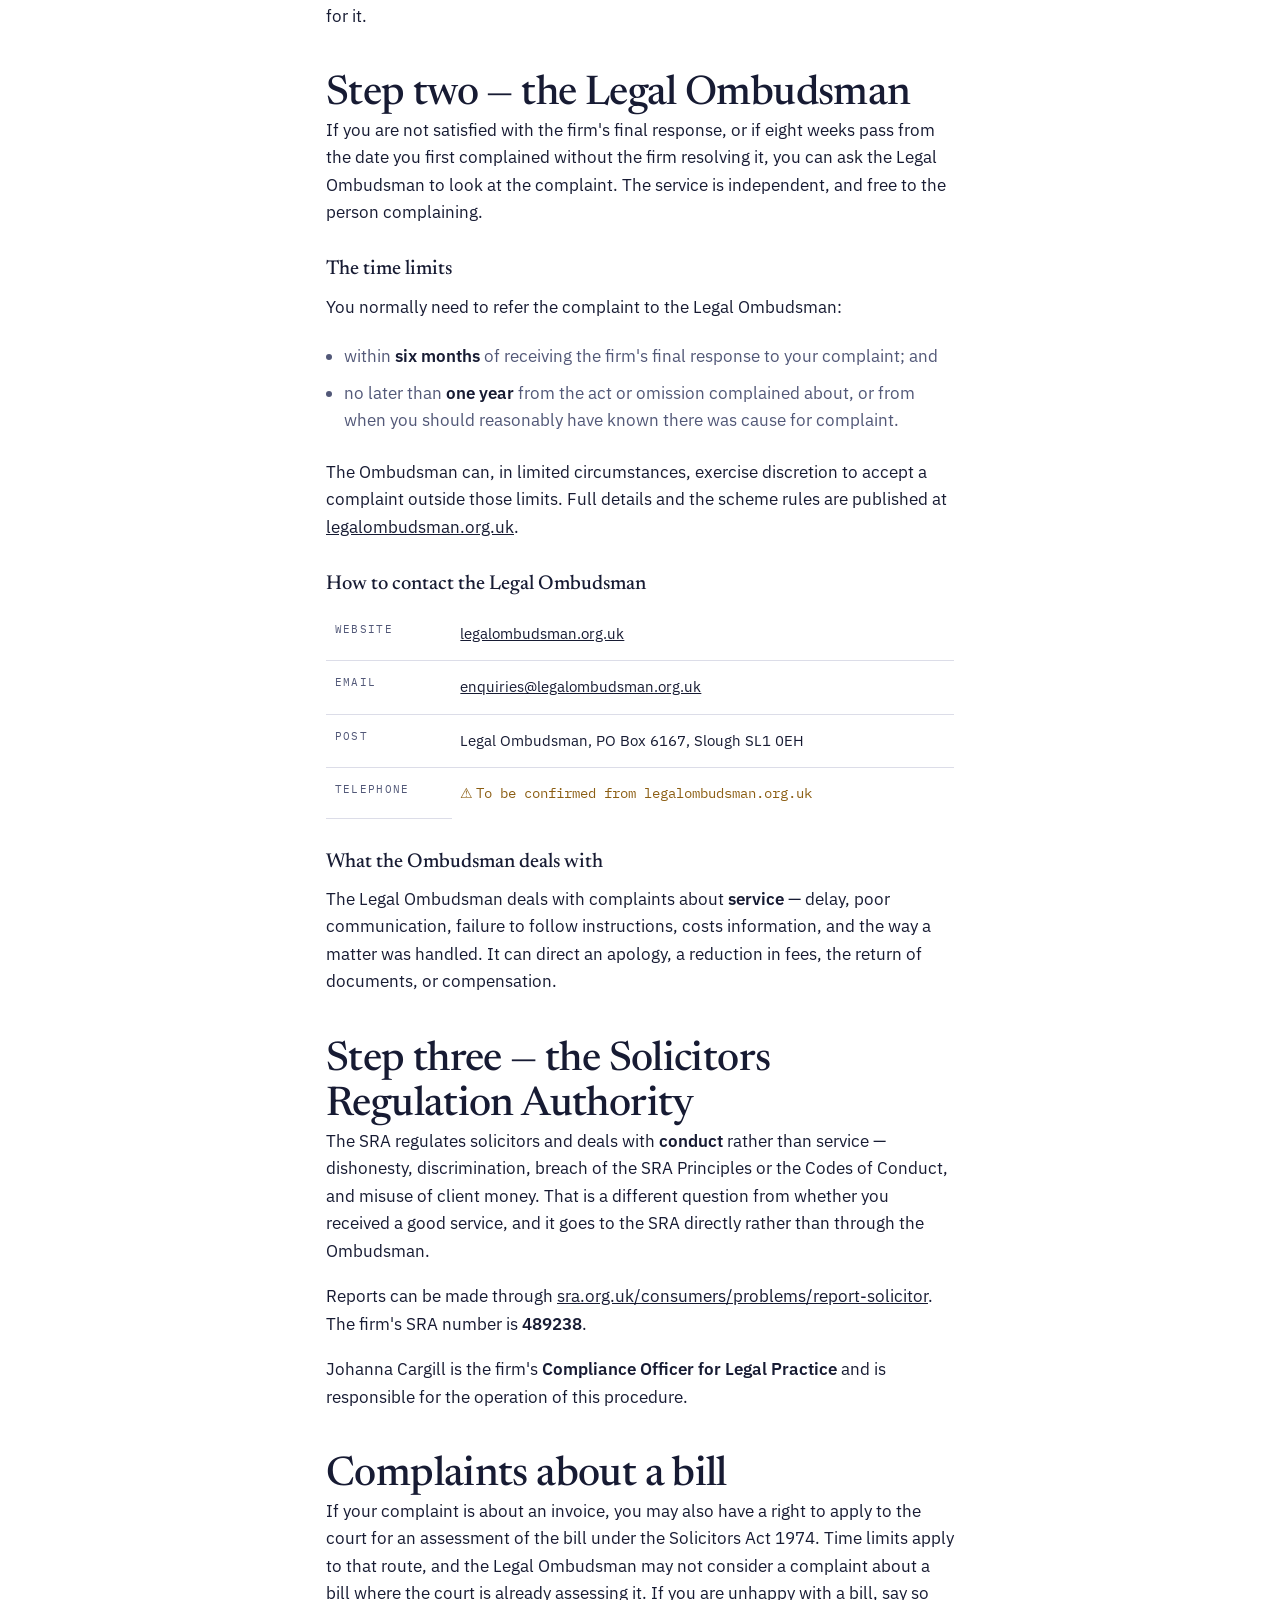
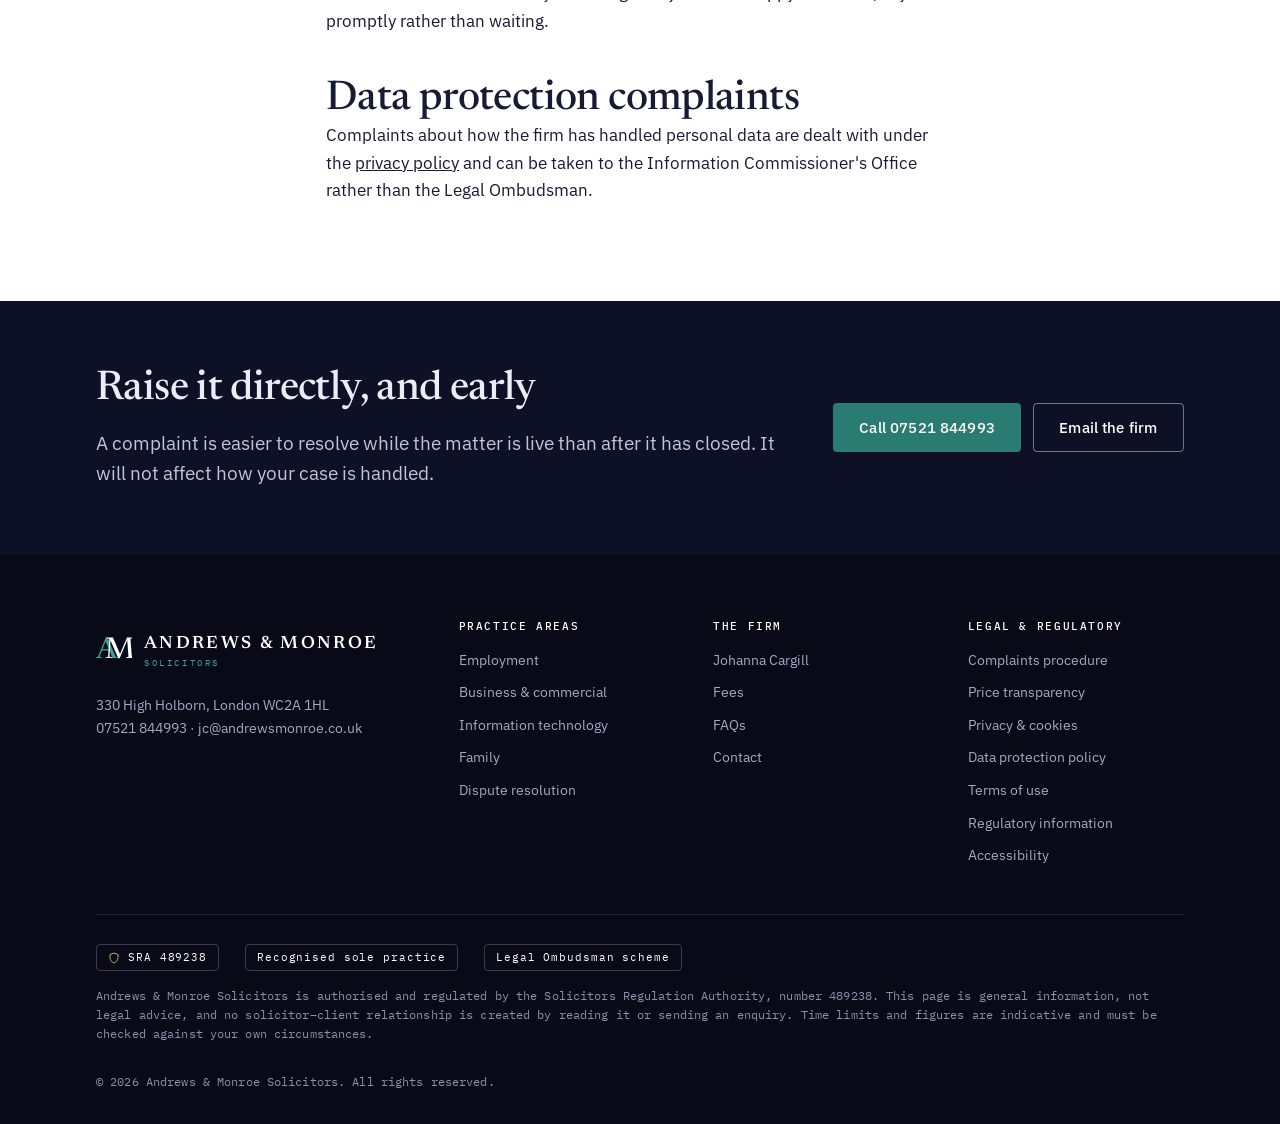
<file: complaints.html>
<!DOCTYPE html>
<html lang="en-GB">
<head>
<meta charset="utf-8">
<meta name="viewport" content="width=device-width, initial-scale=1">
<title>Complaints Procedure | Andrews &amp; Monroe Solicitors</title>
<meta name="description" content="How to complain about Andrews & Monroe Solicitors: the firm's own procedure, then the Legal Ombudsman, and the SRA for conduct.">
<meta name="theme-color" content="#0E1126">
<link rel="canonical" href="https://julianshaw2000.github.io/andrews-monroe-demo/complaints.html">
<!-- PREVIEW BUILD. Not the production markup: added at deploy time so an
     unfinished site carrying unverified regulatory content is never indexed
     under the firm's name. Remove when the content is signed off. -->
<meta name="robots" content="noindex,nofollow">

<meta property="og:type" content="website">
<meta property="og:site_name" content="Andrews &amp; Monroe Solicitors">
<meta property="og:title" content="Complaints Procedure — Andrews &amp; Monroe Solicitors">
<meta property="og:description" content="The firm's complaints procedure, your right to take a complaint to the Legal Ombudsman, and when to contact the SRA.">
<meta property="og:url" content="https://julianshaw2000.github.io/andrews-monroe-demo/complaints.html">
<meta property="og:image" content="https://julianshaw2000.github.io/andrews-monroe-demo/assets/og-image.png">
<meta property="og:image:width" content="1200">
<meta property="og:image:height" content="630">
<meta property="og:image:alt" content="Andrews &amp; Monroe Solicitors, London. Regulated by the SRA, number 489238.">
<meta name="twitter:card" content="summary_large_image">

<link rel="icon" href="assets/favicon.svg" type="image/svg+xml">
<!-- Preload only the two faces used above the fold on every page: body
     text and the h1. The rest are discovered from assets/site.css. -->
<link rel="preload" href="assets/fonts/ibm-plex-sans-vf-latin.woff2" as="font" type="font/woff2" crossorigin>
<link rel="preload" href="assets/fonts/newsreader-vf-latin.woff2" as="font" type="font/woff2" crossorigin>
<link rel="stylesheet" href="assets/site.css">

<script type="application/ld+json">
{
  "@context":"https://schema.org",
  "@graph":[
    {
      "@type":"WebPage",
      "name":"Complaints Procedure",
      "description":"How to complain about Andrews & Monroe Solicitors: the firm's own procedure, then the Legal Ombudsman, and the SRA for conduct.",
      "url":"https://www.andrewsmonroe.co.uk/complaints",
      "publisher":{"@type":"LegalService","name":"Andrews & Monroe Solicitors","identifier":"SRA 489238"}
    },
    {
      "@type":"BreadcrumbList",
      "itemListElement":[
        {"@type":"ListItem","position":1,"name":"Home","item":"https://www.andrewsmonroe.co.uk/"},
        {"@type":"ListItem","position":2,"name":"Complaints procedure","item":"https://www.andrewsmonroe.co.uk/complaints"}
      ]
    }
  ]
}
</script>
</head>

<body>
<a class="skip" href="#main">Skip to main content</a>

<!-- role="region" so the SRA number and contact details are not
     orphaned outside every landmark on the page. -->
<div class="strip" role="region" aria-label="Regulatory and contact details">
  <div class="strip__in">
    <span>Regulated by the <b>Solicitors Regulation Authority</b> &middot; No. 489238</span>
    <span class="strip__right">
      <a href="tel:+447521844993">07521 844993</a>
      <a href="mailto:jc@andrewsmonroe.co.uk">jc@andrewsmonroe.co.uk</a>
    </span>
  </div>
</div>

<header class="bar">
  <div class="bar__in">
    <a class="brand" href="index.html" aria-label="Andrews and Monroe Solicitors — home">
      <svg class="mono-mark" width="40" height="34" viewBox="0 0 40 34" aria-hidden="true">
        <text x="0" y="27" font-size="34" fill="#3FA093">A</text>
        <text x="10" y="27" font-size="34" fill="currentColor">M</text>
      </svg>
      <span>
        <span class="brand__n">Andrews &amp; Monroe</span>
        <span class="brand__s">Solicitors</span>
      </span>
    </a>

    <button class="burger" id="burger" aria-expanded="false" aria-controls="nav" aria-label="Open menu"><i></i></button>

    <nav class="nav" id="nav" aria-label="Main">
      <a href="index.html#areas">Practice areas</a>
      <a href="index.html#bio">The solicitor</a>
      <a href="index.html#fees">Fees</a>
      <a href="index.html#contact">Contact</a>
      <a class="btn teal" href="tel:+447521844993">
        <svg width="13" height="13" viewBox="0 0 16 16" fill="currentColor" aria-hidden="true"><path d="M3.2 1h2.3l1.3 3.2-1.6 1a8.6 8.6 0 0 0 4.6 4.6l1-1.6L15 9.5v2.3c0 .9-.7 1.6-1.6 1.6A12.4 12.4 0 0 1 1.6 2.6C1.6 1.7 2.3 1 3.2 1Z"/></svg>
        07521 844993
      </a>
    </nav>
  </div>
</header>

<nav class="crumbs" aria-label="Breadcrumb">
  <ol>
    <li><a href="index.html">Home</a></li>
    <li aria-hidden="true">/</li>
    <li aria-current="page">Complaints procedure</li>
  </ol>
</nav>

<main id="main">

<section class="phero dark">
  <div class="shell">
    <p class="kicker">Complaints</p>
    <h1>If something has gone wrong</h1>
    <p class="lede" style="margin-top:1.3rem;max-width:58ch">Tell the firm first. Most complaints are the result of something that can be put right quickly, and you have a right to escalate if it is not.</p>
  </div>
</section>

<section class="band white">
  <div class="shell legal rv">
    <!-- TODO(verify): set this to the real publication date at launch -->
    <p class="updated">Last updated 8 August 2026</p>

    <div class="box">
      <p><strong>In short.</strong> Complain to the firm first. If you are not satisfied with the firm's final
        response, or eight weeks pass without one, you can take the complaint to the Legal Ombudsman. Concerns about a
        solicitor's professional conduct go to the Solicitors Regulation Authority instead.</p>
    </div>

    <h2>Step one — tell the firm</h2>
    <p>Raise the problem with Johanna Cargill, by telephone on 07521 844993, by email to
      <a href="mailto:jc@andrewsmonroe.co.uk">jc@andrewsmonroe.co.uk</a>, or in writing to the office address. As a
      sole practice there is nobody to be passed to — the person who handled your matter is the person who will deal
      with the complaint.</p>
    <p>It helps to set out what happened, when, what you would like done about it, and to attach anything relevant. If
      you would rather put it in writing than discuss it, that is fine.</p>

    <p>A complaint in writing is preferred, because email can go astray — but email is accepted, and if it is easier
      to telephone in the first instance, do that.</p>

    <h3>What happens next, and by when</h3>
    <!-- TODO(verify): these are the firm's own published service standards, taken
         from its existing complaints policy. Confirm they still hold and that
         they match what the client care letter promises — the two must agree. -->
    <table>
      <tbody>
        <tr><th scope="row">Within 5 working days</th><td>Your complaint is acknowledged in writing and recorded in the firm's central register. If you have not heard anything within five working days of posting it, telephone to check it arrived.</td></tr>
        <tr><th scope="row">Within 10 working days<br><span class="micro">of the acknowledgement</span></th><td>You receive a written response setting out the findings and what is proposed to put things right. Alternatively you may be invited to the office to discuss it.</td></tr>
        <tr><th scope="row">Within 3 working days<br><span class="micro">of any meeting</span></th><td>If you are invited in to discuss the complaint, the outcome of that meeting is confirmed to you in writing.</td></tr>
        <tr><th scope="row">Within 10 working days<br><span class="micro">if you remain unhappy</span></th><td>With your consent, another solicitor may be asked to review the decision and write to you independently.</td></tr>
      </tbody>
    </table>
    <p>Complaining does not affect how your matter is handled, and there is no charge for it.</p>

    <h2>Step two — the Legal Ombudsman</h2>
    <p>If you are not satisfied with the firm's final response, or if eight weeks pass from the date you first
      complained without the firm resolving it, you can ask the Legal Ombudsman to look at the complaint. The service
      is independent, and free to the person complaining.</p>

    <h3>The time limits</h3>
    <!-- TODO(verify): confirm current Legal Ombudsman time limits and contact
         details against legalombudsman.org.uk before publication. The scheme
         rules have changed before and must not be published from memory. -->
    <p>You normally need to refer the complaint to the Legal Ombudsman:</p>
    <ul>
      <li>within <strong>six months</strong> of receiving the firm's final response to your complaint; and</li>
      <li>no later than <strong>one year</strong> from the act or omission complained about, or from when you should reasonably have known there was cause for complaint.</li>
    </ul>
    <p>The Ombudsman can, in limited circumstances, exercise discretion to accept a complaint outside those limits.
      Full details and the scheme rules are published at
      <a href="https://www.legalombudsman.org.uk" rel="noopener">legalombudsman.org.uk</a>.</p>

    <h3>How to contact the Legal Ombudsman</h3>
    <!-- TODO(verify): the postal address and email below are carried across from
         the firm's existing complaints policy. Note that the old page spells the
         address "enquries@" — an obvious typo, corrected here. Check all of these
         against legalombudsman.org.uk before launch: a wrong address on a
         complaints page is worse than none, because someone may rely on it and
         miss their six-month limit. The telephone number was not published on
         the old page and is left unresolved rather than guessed. -->
    <table>
      <tbody>
        <tr><th scope="row">Website</th><td><a href="https://www.legalombudsman.org.uk" rel="noopener">legalombudsman.org.uk</a></td></tr>
        <tr><th scope="row">Email</th><td><a href="mailto:enquiries@legalombudsman.org.uk">enquiries@legalombudsman.org.uk</a></td></tr>
        <tr><th scope="row">Post</th><td>Legal Ombudsman, PO Box 6167, Slough SL1 0EH</td></tr>
        <tr><th scope="row">Telephone</th><td class="pending">To be confirmed from legalombudsman.org.uk</td></tr>
      </tbody>
    </table>

    <h3>What the Ombudsman deals with</h3>
    <p>The Legal Ombudsman deals with complaints about <strong>service</strong> — delay, poor communication, failure to
      follow instructions, costs information, and the way a matter was handled. It can direct an apology, a reduction
      in fees, the return of documents, or compensation.</p>

    <h2>Step three — the Solicitors Regulation Authority</h2>
    <p>The SRA regulates solicitors and deals with <strong>conduct</strong> rather than service — dishonesty, discrimination,
      breach of the SRA Principles or the Codes of Conduct, and misuse of client money. That is a different question
      from whether you received a good service, and it goes to the SRA directly rather than through the Ombudsman.</p>
    <p>Reports can be made through
      <a href="https://www.sra.org.uk/consumers/problems/report-solicitor" rel="noopener">sra.org.uk/consumers/problems/report-solicitor</a>.
      The firm's SRA number is <strong>489238</strong>.</p>
    <!-- Deliberately NOT carried over from the old site: it points complainants at
         the EU Online Dispute Resolution platform. That route was for consumers
         buying online within the EU, it has not applied to a UK firm since Brexit,
         and the platform itself has since been withdrawn. Sending someone there
         from a complaints page would waste their time while their Ombudsman clock
         runs. It should be removed from the old site too. -->
    <p>Johanna Cargill is the firm's <strong>Compliance Officer for Legal Practice</strong> and is responsible for
      the operation of this procedure.</p>

    <h2>Complaints about a bill</h2>
    <p>If your complaint is about an invoice, you may also have a right to apply to the court for an assessment of the
      bill under the Solicitors Act 1974. Time limits apply to that route, and the Legal Ombudsman may not consider a
      complaint about a bill where the court is already assessing it. If you are unhappy with a bill, say so promptly
      rather than waiting.</p>

    <h2>Data protection complaints</h2>
    <p>Complaints about how the firm has handled personal data are dealt with under the
      <a href="privacy.html">privacy policy</a> and can be taken to the Information Commissioner's Office rather than
      the Legal Ombudsman.</p>

  </div>
</section>

<section class="band ink dark slim">
  <div class="shell endcta rv">
    <div>
      <h2>Raise it directly, and early</h2>
      <p class="lede" style="margin-top:1rem">A complaint is easier to resolve while the matter is live than after it has closed. It will not affect how your case is handled.</p>
    </div>
    <div class="row">
      <a class="btn teal" href="tel:+447521844993">Call 07521 844993</a>
      <a class="btn line" href="mailto:jc@andrewsmonroe.co.uk">Email the firm</a>
    </div>
  </div>
</section>

</main>

<footer class="foot">
  <div class="shell">
    <div class="foot__g">
      <div class="foot__b">
        <a class="brand" href="index.html" style="color:#fff">
          <svg class="mono-mark" width="36" height="30" viewBox="0 0 40 34" aria-hidden="true">
            <text x="0" y="27" font-size="34" fill="#3FA093">A</text>
            <text x="10" y="27" font-size="34" fill="#ffffff">M</text>
          </svg>
          <span><span class="brand__n">Andrews &amp; Monroe</span><span class="brand__s">Solicitors</span></span>
        </a>
        <!-- Address confirmed by the client, 12 Aug 2026: High Holborn is correct.
             The 22 Upper Ground address on the old data protection policy is wrong
             and should be corrected there. -->
        <p>330 High Holborn, London WC2A 1HL<br>
          <a href="tel:+447521844993">07521 844993</a> &middot;
          <a href="mailto:jc@andrewsmonroe.co.uk">jc@andrewsmonroe.co.uk</a></p>
      </div>

      <div>
        <h2>Practice areas</h2>
        <ul>
          <li><a href="employment.html">Employment</a></li>
          <li><a href="commercial.html">Business &amp; commercial</a></li>
          <li><a href="technology.html">Information technology</a></li>
          <li><a href="family.html">Family</a></li>
          <li><a href="disputes.html">Dispute resolution</a></li>
        </ul>
      </div>

      <div>
        <h2>The firm</h2>
        <ul>
          <li><a href="index.html#bio">Johanna Cargill</a></li>
          <li><a href="index.html#fees">Fees</a></li>
          <li><a href="index.html#faq">FAQs</a></li>
          <li><a href="index.html#contact">Contact</a></li>
        </ul>
      </div>

      <div>
        <h2>Legal &amp; regulatory</h2>
        <ul>
          <li><a href="complaints.html">Complaints procedure</a></li>
          <li><a href="index.html#fees">Price transparency</a></li>
          <li><a href="privacy.html">Privacy &amp; cookies</a></li>
          <li><a href="data-protection.html">Data protection policy</a></li>
          <li><a href="terms.html">Terms of use</a></li>
          <li><a href="regulatory.html">Regulatory information</a></li>
          <li><a href="accessibility.html">Accessibility</a></li>
        </ul>
      </div>
    </div>

    <div class="foot__law">
      <div class="foot__row">
        <span class="badge">
          <svg width="12" height="12" viewBox="0 0 24 24" fill="none" stroke="currentColor" stroke-width="2"><path d="M12 2 4 5v6c0 5 3.4 9.4 8 11 4.6-1.6 8-6 8-11V5l-8-3Z"/></svg>
          SRA 489238
        </span>
        <span class="badge">Recognised sole practice</span>
        <span class="badge">Legal Ombudsman scheme</span>
      </div>
      <p class="micro">Andrews &amp; Monroe Solicitors is authorised and regulated by the Solicitors Regulation
        Authority, number 489238. This page is general information, not legal advice, and no solicitor–client
        relationship is created by reading it or sending an enquiry. Time limits and figures are indicative and must be
        checked against your own circumstances.</p>
      <p class="micro">&copy; <span id="yr">2026</span> Andrews &amp; Monroe Solicitors. All rights reserved.</p>
    </div>
  </div>
</footer>

<nav class="dock" aria-label="Quick contact">
  <a class="d1" href="tel:+447521844993">
    <svg width="15" height="15" viewBox="0 0 16 16" fill="currentColor" aria-hidden="true"><path d="M3.2 1h2.3l1.3 3.2-1.6 1a8.6 8.6 0 0 0 4.6 4.6l1-1.6L15 9.5v2.3c0 .9-.7 1.6-1.6 1.6A12.4 12.4 0 0 1 1.6 2.6C1.6 1.7 2.3 1 3.2 1Z"/></svg>
    Call now
  </a>
  <a class="d2" href="index.html#intake">
    <svg width="15" height="15" viewBox="0 0 24 24" fill="none" stroke="currentColor" stroke-width="2" aria-hidden="true"><path d="M21 15a2 2 0 0 1-2 2H7l-4 4V5a2 2 0 0 1 2-2h14a2 2 0 0 1 2 2Z"/></svg>
    Case review
  </a>
</nav>

<script src="assets/site.js"></script>
</body>
</html>
</file>
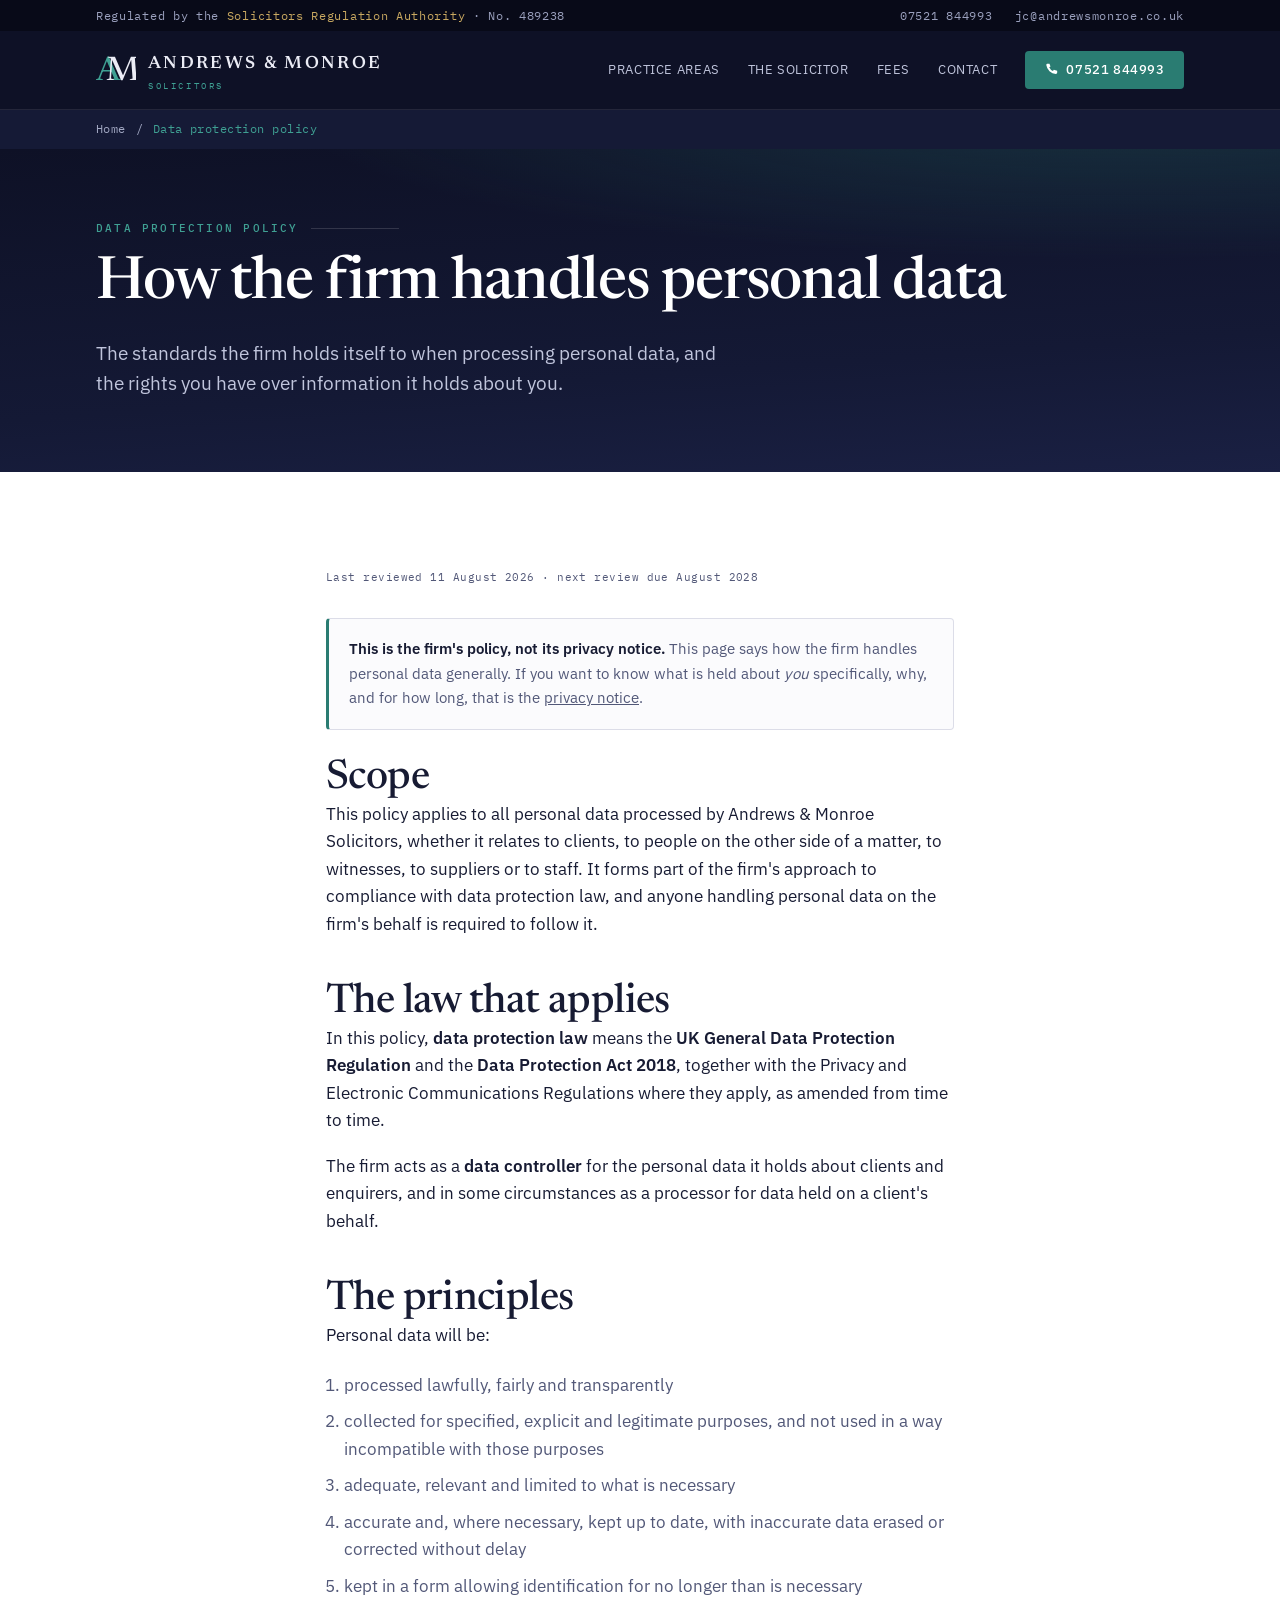
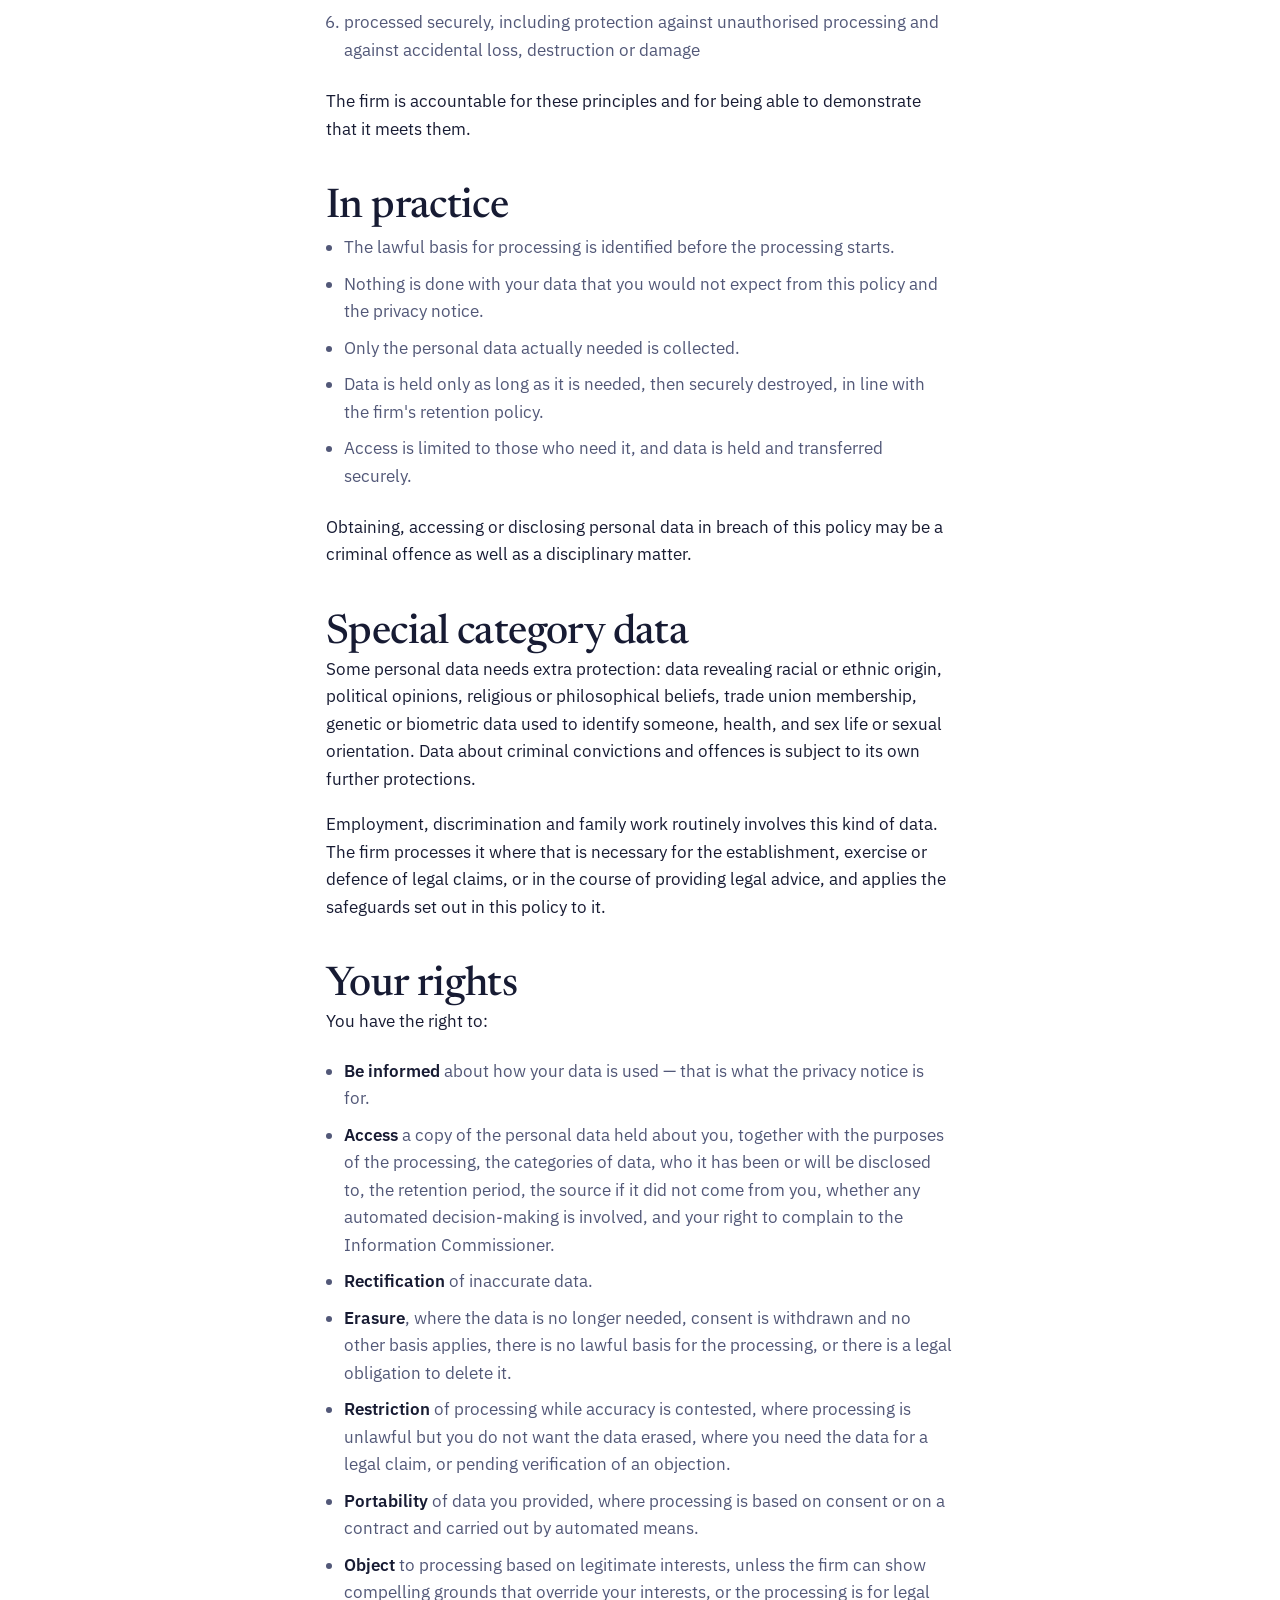
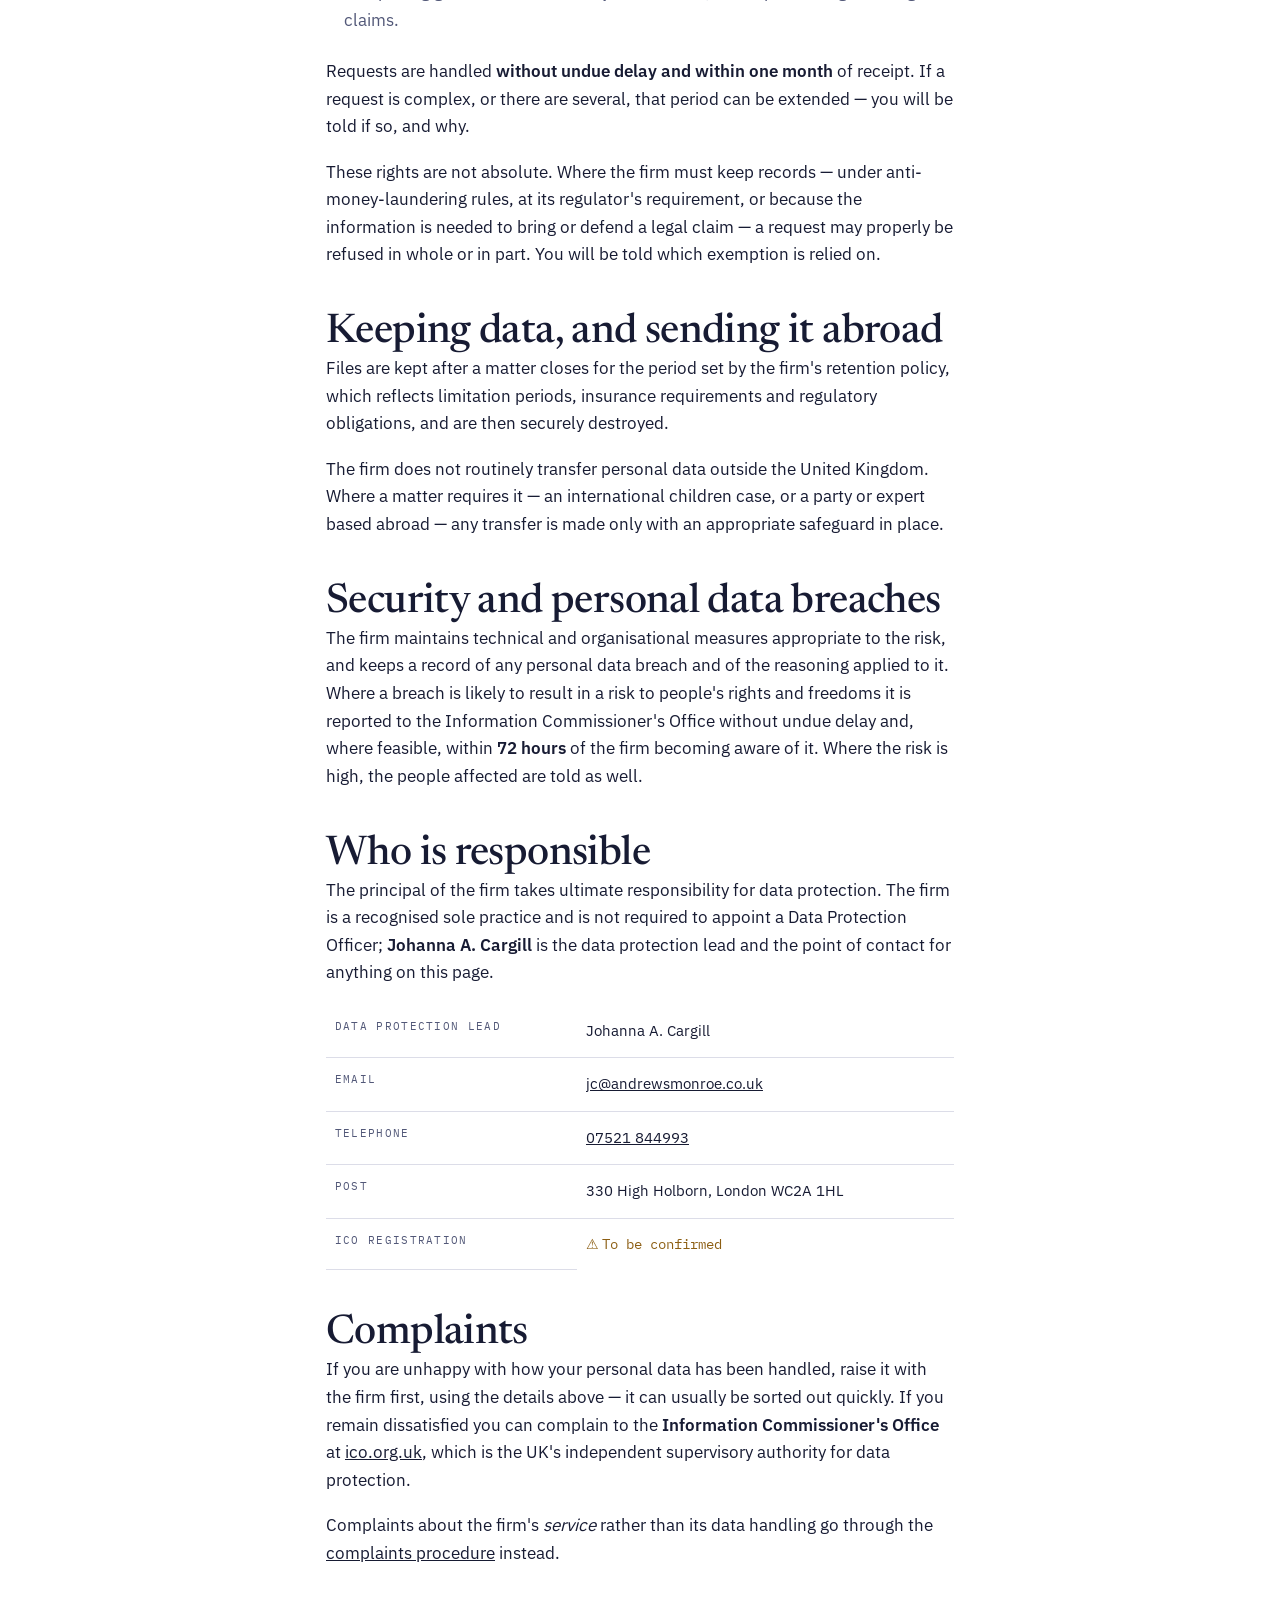
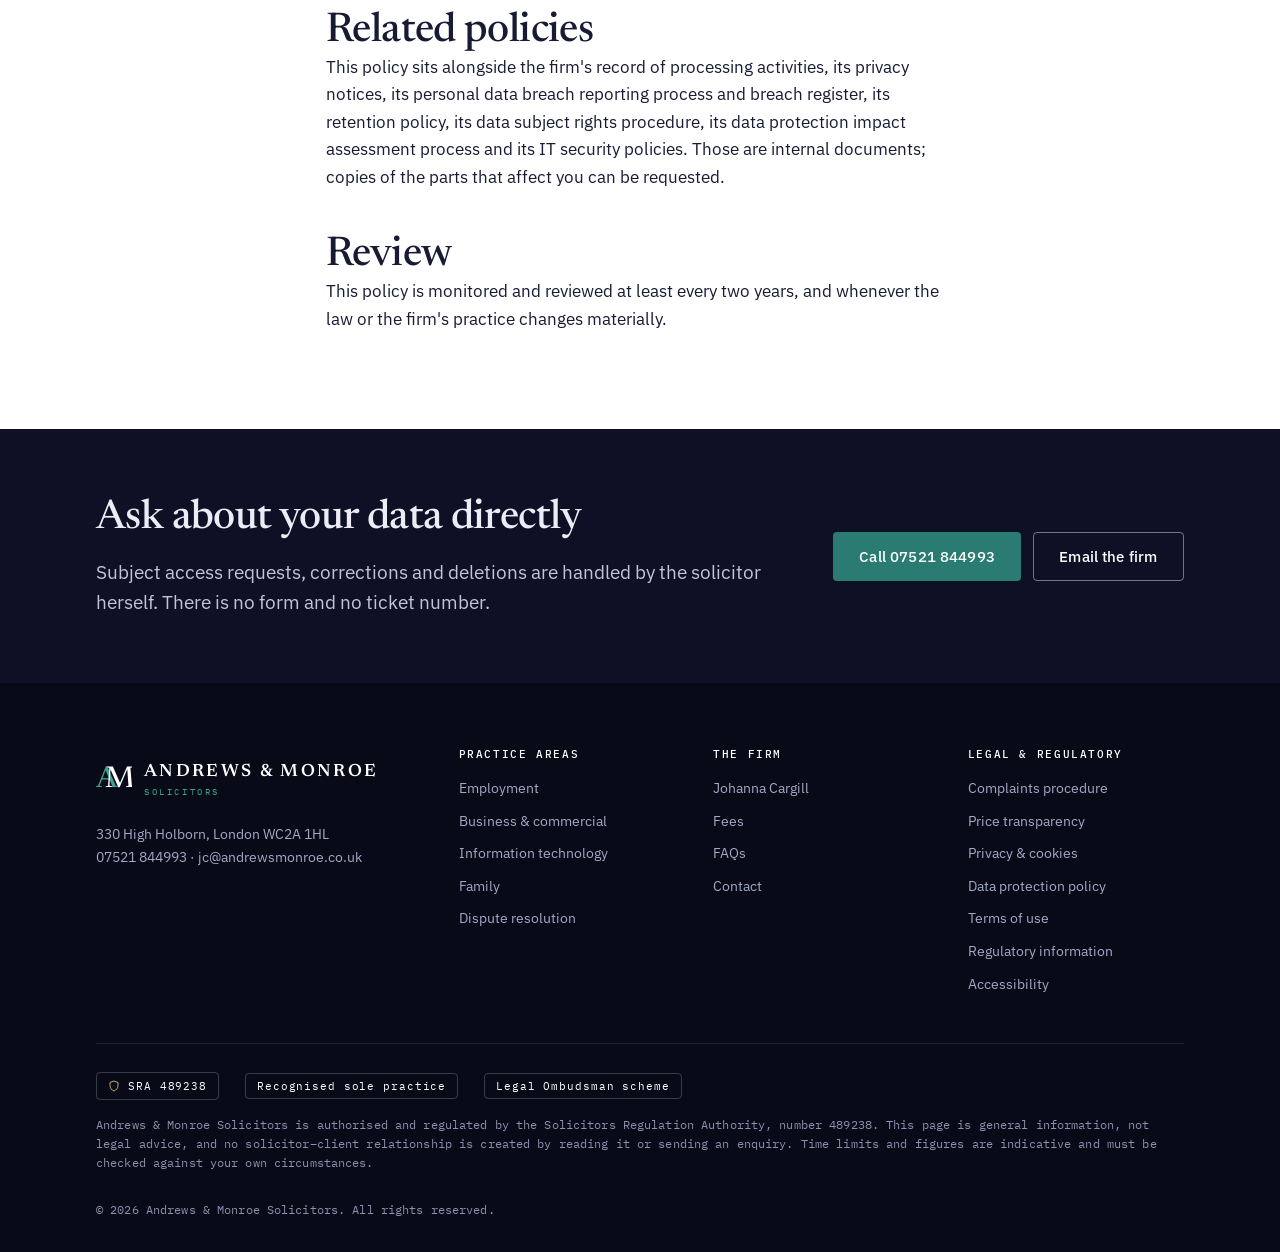
<file: data-protection.html>
<!DOCTYPE html>
<html lang="en-GB">
<head>
<meta charset="utf-8">
<meta name="viewport" content="width=device-width, initial-scale=1">
<title>Data Protection Policy | Andrews &amp; Monroe Solicitors</title>
<meta name="description" content="The data protection policy of Andrews &amp; Monroe Solicitors: the principles applied to personal data under the UK GDPR and Data Protection Act 2018, special category data, and how to exercise your rights.">
<meta name="theme-color" content="#0E1126">
<link rel="canonical" href="https://julianshaw2000.github.io/andrews-monroe-demo/data-protection.html">
<!-- PREVIEW BUILD. Not the production markup: added at deploy time so an
     unfinished site carrying unverified regulatory content is never indexed
     under the firm's name. Remove when the content is signed off. -->
<meta name="robots" content="noindex,nofollow">

<meta property="og:type" content="website">
<meta property="og:site_name" content="Andrews &amp; Monroe Solicitors">
<meta property="og:title" content="Data Protection Policy — Andrews &amp; Monroe Solicitors">
<meta property="og:description" content="How the firm handles personal data under the UK GDPR and the Data Protection Act 2018, and how to exercise your rights.">
<meta property="og:url" content="https://julianshaw2000.github.io/andrews-monroe-demo/data-protection.html">
<meta property="og:image" content="https://julianshaw2000.github.io/andrews-monroe-demo/assets/og-image.png">
<meta property="og:image:width" content="1200">
<meta property="og:image:height" content="630">
<meta property="og:image:alt" content="Andrews &amp; Monroe Solicitors, London. Regulated by the SRA, number 489238.">
<meta name="twitter:card" content="summary_large_image">

<link rel="icon" href="assets/favicon.svg" type="image/svg+xml">
<!-- Preload only the two faces used above the fold on every page: body
     text and the h1. The rest are discovered from assets/site.css. -->
<link rel="preload" href="assets/fonts/ibm-plex-sans-vf-latin.woff2" as="font" type="font/woff2" crossorigin>
<link rel="preload" href="assets/fonts/newsreader-vf-latin.woff2" as="font" type="font/woff2" crossorigin>
<link rel="stylesheet" href="assets/site.css">

<script type="application/ld+json">
{
  "@context":"https://schema.org",
  "@graph":[
    {
      "@type":"WebPage",
      "name":"Data Protection Policy",
      "description":"The data protection policy of Andrews & Monroe Solicitors under the UK GDPR and Data Protection Act 2018.",
      "url":"https://www.andrewsmonroe.co.uk/data-protection",
      "publisher":{"@type":"LegalService","name":"Andrews & Monroe Solicitors","identifier":"SRA 489238"}
    },
    {
      "@type":"BreadcrumbList",
      "itemListElement":[
        {"@type":"ListItem","position":1,"name":"Home","item":"https://www.andrewsmonroe.co.uk/"},
        {"@type":"ListItem","position":2,"name":"Data protection policy","item":"https://www.andrewsmonroe.co.uk/data-protection"}
      ]
    }
  ]
}
</script>
</head>

<body>
<a class="skip" href="#main">Skip to main content</a>

<!-- role="region" so the SRA number and contact details are not
     orphaned outside every landmark on the page. -->
<div class="strip" role="region" aria-label="Regulatory and contact details">
  <div class="strip__in">
    <span>Regulated by the <b>Solicitors Regulation Authority</b> &middot; No. 489238</span>
    <span class="strip__right">
      <a href="tel:+447521844993">07521 844993</a>
      <a href="mailto:jc@andrewsmonroe.co.uk">jc@andrewsmonroe.co.uk</a>
    </span>
  </div>
</div>

<header class="bar">
  <div class="bar__in">
    <a class="brand" href="index.html" aria-label="Andrews and Monroe Solicitors — home">
      <svg class="mono-mark" width="40" height="34" viewBox="0 0 40 34" aria-hidden="true">
        <text x="0" y="27" font-size="34" fill="#3FA093">A</text>
        <text x="10" y="27" font-size="34" fill="currentColor">M</text>
      </svg>
      <span>
        <span class="brand__n">Andrews &amp; Monroe</span>
        <span class="brand__s">Solicitors</span>
      </span>
    </a>

    <button class="burger" id="burger" aria-expanded="false" aria-controls="nav" aria-label="Open menu"><i></i></button>

    <nav class="nav" id="nav" aria-label="Main">
      <a href="index.html#areas">Practice areas</a>
      <a href="index.html#bio">The solicitor</a>
      <a href="index.html#fees">Fees</a>
      <a href="index.html#contact">Contact</a>
      <a class="btn teal" href="tel:+447521844993">
        <svg width="13" height="13" viewBox="0 0 16 16" fill="currentColor" aria-hidden="true"><path d="M3.2 1h2.3l1.3 3.2-1.6 1a8.6 8.6 0 0 0 4.6 4.6l1-1.6L15 9.5v2.3c0 .9-.7 1.6-1.6 1.6A12.4 12.4 0 0 1 1.6 2.6C1.6 1.7 2.3 1 3.2 1Z"/></svg>
        07521 844993
      </a>
    </nav>
  </div>
</header>

<nav class="crumbs" aria-label="Breadcrumb">
  <ol>
    <li><a href="index.html">Home</a></li>
    <li aria-hidden="true">/</li>
    <li aria-current="page">Data protection policy</li>
  </ol>
</nav>

<main id="main">

<section class="phero dark">
  <div class="shell">
    <p class="kicker">Data protection policy</p>
    <h1>How the firm handles personal data</h1>
    <p class="lede" style="margin-top:1.3rem;max-width:58ch">The standards the firm holds itself to when processing
      personal data, and the rights you have over information it holds about you.</p>
  </div>
</section>

<section class="band white">
  <div class="shell legal rv">
    <!-- TODO(verify): set this to the date the policy is actually re-adopted. The
         version this replaces was dated 25 May 2018 and said it would be reviewed
         at least every two years, so it was roughly six years overdue. -->
    <p class="updated">Last reviewed 11 August 2026 &middot; next review due August 2028</p>

    <div class="box">
      <p><strong>This is the firm's policy, not its privacy notice.</strong> This page says how the firm handles
        personal data generally. If you want to know what is held about <em>you</em> specifically, why, and for how
        long, that is the <a href="privacy.html">privacy notice</a>.</p>
    </div>
    <!-- ==============================================================
         TODO(verify): TREAT THIS PAGE AS A PLACEHOLDER.
         The client confirmed on 12 Aug 2026 that the firm holds a
         current data protection policy in the office which has simply
         never been uploaded. This page was written to replace the 2018
         version published on the existing site, which cites the EU GDPR
         and is plainly out of date — but the firm's own current policy
         should supersede what is written here.

         Ask for the office copy, compare it against this page, and
         publish the firm's version. The published policy is the one a
         client relies on; a current policy sitting unpublished in the
         office does not help someone reading the website.
         ============================================================== -->

    <h2>Scope</h2>
    <p>This policy applies to all personal data processed by Andrews &amp; Monroe Solicitors, whether it relates to
      clients, to people on the other side of a matter, to witnesses, to suppliers or to staff. It forms part of the
      firm's approach to compliance with data protection law, and anyone handling personal data on the firm's behalf
      is required to follow it.</p>

    <h2>The law that applies</h2>
    <!-- Corrected. The previous version defined data protection law as "the
         General Data Protection Regulation 2016/679; the UK Data Protection Act
         2018 and all relevant EU and UK data protection legislation". The EU GDPR
         has not applied to a UK-only practice since the transition period ended;
         the correct instrument is the UK GDPR as retained and amended. -->
    <p>In this policy, <strong>data protection law</strong> means the <strong>UK General Data Protection
      Regulation</strong> and the <strong>Data Protection Act 2018</strong>, together with the Privacy and Electronic
      Communications Regulations where they apply, as amended from time to time.</p>
    <!-- TODO(verify): UK data protection law was amended by the Data (Use and
         Access) Act 2025, which among other things changes how complaints to a
         controller must be handled, adds a category of recognised legitimate
         interests, and alters the rules on responding to access requests. Have
         this policy checked against the provisions now in force, and against
         current ICO guidance, before it is adopted. -->
    <p>The firm acts as a <strong>data controller</strong> for the personal data it holds about clients and enquirers,
      and in some circumstances as a processor for data held on a client's behalf.</p>

    <h2>The principles</h2>
    <p>Personal data will be:</p>
    <ol>
      <li>processed lawfully, fairly and transparently</li>
      <li>collected for specified, explicit and legitimate purposes, and not used in a way incompatible with those purposes</li>
      <li>adequate, relevant and limited to what is necessary</li>
      <li>accurate and, where necessary, kept up to date, with inaccurate data erased or corrected without delay</li>
      <li>kept in a form allowing identification for no longer than is necessary</li>
      <li>processed securely, including protection against unauthorised processing and against accidental loss, destruction or damage</li>
    </ol>
    <p>The firm is accountable for these principles and for being able to demonstrate that it meets them.</p>

    <h2>In practice</h2>
    <ul>
      <li>The lawful basis for processing is identified before the processing starts.</li>
      <li>Nothing is done with your data that you would not expect from this policy and the privacy notice.</li>
      <li>Only the personal data actually needed is collected.</li>
      <li>Data is held only as long as it is needed, then securely destroyed, in line with the firm's retention policy.</li>
      <li>Access is limited to those who need it, and data is held and transferred securely.</li>
    </ul>
    <p>Obtaining, accessing or disclosing personal data in breach of this policy may be a criminal offence as well as
      a disciplinary matter.</p>

    <h2>Special category data</h2>
    <p>Some personal data needs extra protection: data revealing racial or ethnic origin, political opinions,
      religious or philosophical beliefs, trade union membership, genetic or biometric data used to identify someone,
      health, and sex life or sexual orientation. Data about criminal convictions and offences is subject to its own
      further protections.</p>
    <p>Employment, discrimination and family work routinely involves this kind of data. The firm processes it where
      that is necessary for the establishment, exercise or defence of legal claims, or in the course of providing
      legal advice, and applies the safeguards set out in this policy to it.</p>

    <h2>Your rights</h2>
    <p>You have the right to:</p>
    <ul>
      <li><strong>Be informed</strong> about how your data is used — that is what the privacy notice is for.</li>
      <li><strong>Access</strong> a copy of the personal data held about you, together with the purposes of the processing, the categories of data, who it has been or will be disclosed to, the retention period, the source if it did not come from you, whether any automated decision-making is involved, and your right to complain to the Information Commissioner.</li>
      <li><strong>Rectification</strong> of inaccurate data.</li>
      <li><strong>Erasure</strong>, where the data is no longer needed, consent is withdrawn and no other basis applies, there is no lawful basis for the processing, or there is a legal obligation to delete it.</li>
      <li><strong>Restriction</strong> of processing while accuracy is contested, where processing is unlawful but you do not want the data erased, where you need the data for a legal claim, or pending verification of an objection.</li>
      <li><strong>Portability</strong> of data you provided, where processing is based on consent or on a contract and carried out by automated means.</li>
      <li><strong>Object</strong> to processing based on legitimate interests, unless the firm can show compelling grounds that override your interests, or the processing is for legal claims.</li>
    </ul>
    <p>Requests are handled <strong>without undue delay and within one month</strong> of receipt. If a request is
      complex, or there are several, that period can be extended &mdash; you will be told if so, and why.</p>
    <p>These rights are not absolute. Where the firm must keep records &mdash; under anti-money-laundering rules, at
      its regulator's requirement, or because the information is needed to bring or defend a legal claim &mdash; a
      request may properly be refused in whole or in part. You will be told which exemption is relied on.</p>

    <h2>Keeping data, and sending it abroad</h2>
    <!-- TODO(verify): publish the actual retention period from the firm's retention
         policy. It must match what the client care letter and privacy notice say. -->
    <p>Files are kept after a matter closes for the period set by the firm's retention policy, which reflects
      limitation periods, insurance requirements and regulatory obligations, and are then securely destroyed.</p>
    <p>The firm does not routinely transfer personal data outside the United Kingdom. Where a matter requires it
      &mdash; an international children case, or a party or expert based abroad &mdash; any transfer is made only with
      an appropriate safeguard in place.</p>

    <h2>Security and personal data breaches</h2>
    <p>The firm maintains technical and organisational measures appropriate to the risk, and keeps a record of any
      personal data breach and of the reasoning applied to it. Where a breach is likely to result in a risk to
      people's rights and freedoms it is reported to the Information Commissioner's Office without undue delay and,
      where feasible, within <strong>72 hours</strong> of the firm becoming aware of it. Where the risk is high, the
      people affected are told as well.</p>

    <h2>Who is responsible</h2>
    <p>The principal of the firm takes ultimate responsibility for data protection. The firm is a recognised sole
      practice and is not required to appoint a Data Protection Officer; <strong>Johanna A. Cargill</strong> is the
      data protection lead and the point of contact for anything on this page.</p>
    <table>
      <tbody>
        <tr><th scope="row">Data protection lead</th><td>Johanna A. Cargill</td></tr>
        <tr><th scope="row">Email</th><td><a href="mailto:jc@andrewsmonroe.co.uk">jc@andrewsmonroe.co.uk</a></td></tr>
        <tr><th scope="row">Telephone</th><td><a href="tel:+447521844993">07521 844993</a></td></tr>
        <!-- The client confirmed on 12 Aug 2026 that High Holborn is correct.
             The 22 Upper Ground address on the firm's existing data protection
             policy is wrong and should be corrected there, since that is the
             address a subject access request would be posted to. -->
        <tr><th scope="row">Post</th><td>330 High Holborn, London WC2A 1HL</td></tr>
        <tr><th scope="row">ICO registration</th><td class="pending">To be confirmed</td></tr>
      </tbody>
    </table>

    <h2>Complaints</h2>
    <p>If you are unhappy with how your personal data has been handled, raise it with the firm first, using the
      details above &mdash; it can usually be sorted out quickly. If you remain dissatisfied you can complain to the
      <strong>Information Commissioner's Office</strong> at <a href="https://ico.org.uk" rel="noopener">ico.org.uk</a>,
      which is the UK's independent supervisory authority for data protection.</p>
    <p>Complaints about the firm's <em>service</em> rather than its data handling go through the
      <a href="complaints.html">complaints procedure</a> instead.</p>

    <h2>Related policies</h2>
    <p>This policy sits alongside the firm's record of processing activities, its privacy notices, its personal data
      breach reporting process and breach register, its retention policy, its data subject rights procedure, its data
      protection impact assessment process and its IT security policies. Those are internal documents; copies of the
      parts that affect you can be requested.</p>

    <h2>Review</h2>
    <p>This policy is monitored and reviewed at least every two years, and whenever the law or the firm's practice
      changes materially.</p>

  </div>
</section>

<section class="band ink dark slim">
  <div class="shell endcta rv">
    <div>
      <h2>Ask about your data directly</h2>
      <p class="lede" style="margin-top:1rem">Subject access requests, corrections and deletions are handled by the solicitor herself. There is no form and no ticket number.</p>
    </div>
    <div class="row">
      <a class="btn teal" href="tel:+447521844993">Call 07521 844993</a>
      <a class="btn line" href="mailto:jc@andrewsmonroe.co.uk">Email the firm</a>
    </div>
  </div>
</section>

</main>

<footer class="foot">
  <div class="shell">
    <div class="foot__g">
      <div class="foot__b">
        <a class="brand" href="index.html" style="color:#fff">
          <svg class="mono-mark" width="36" height="30" viewBox="0 0 40 34" aria-hidden="true">
            <text x="0" y="27" font-size="34" fill="#3FA093">A</text>
            <text x="10" y="27" font-size="34" fill="#ffffff">M</text>
          </svg>
          <span><span class="brand__n">Andrews &amp; Monroe</span><span class="brand__s">Solicitors</span></span>
        </a>
        <!-- Address confirmed by the client, 12 Aug 2026: High Holborn is correct.
             The 22 Upper Ground address on the old data protection policy is wrong
             and should be corrected there. -->
        <p>330 High Holborn, London WC2A 1HL<br>
          <a href="tel:+447521844993">07521 844993</a> &middot;
          <a href="mailto:jc@andrewsmonroe.co.uk">jc@andrewsmonroe.co.uk</a></p>
      </div>

      <div>
        <h2>Practice areas</h2>
        <ul>
          <li><a href="employment.html">Employment</a></li>
          <li><a href="commercial.html">Business &amp; commercial</a></li>
          <li><a href="technology.html">Information technology</a></li>
          <li><a href="family.html">Family</a></li>
          <li><a href="disputes.html">Dispute resolution</a></li>
        </ul>
      </div>

      <div>
        <h2>The firm</h2>
        <ul>
          <li><a href="index.html#bio">Johanna Cargill</a></li>
          <li><a href="index.html#fees">Fees</a></li>
          <li><a href="index.html#faq">FAQs</a></li>
          <li><a href="index.html#contact">Contact</a></li>
        </ul>
      </div>

      <div>
        <h2>Legal &amp; regulatory</h2>
        <ul>
          <li><a href="complaints.html">Complaints procedure</a></li>
          <li><a href="index.html#fees">Price transparency</a></li>
          <li><a href="privacy.html">Privacy &amp; cookies</a></li>
          <li><a href="data-protection.html">Data protection policy</a></li>
          <li><a href="terms.html">Terms of use</a></li>
          <li><a href="regulatory.html">Regulatory information</a></li>
          <li><a href="accessibility.html">Accessibility</a></li>
        </ul>
      </div>
    </div>

    <div class="foot__law">
      <div class="foot__row">
        <span class="badge">
          <svg width="12" height="12" viewBox="0 0 24 24" fill="none" stroke="currentColor" stroke-width="2"><path d="M12 2 4 5v6c0 5 3.4 9.4 8 11 4.6-1.6 8-6 8-11V5l-8-3Z"/></svg>
          SRA 489238
        </span>
        <span class="badge">Recognised sole practice</span>
        <span class="badge">Legal Ombudsman scheme</span>
      </div>
      <p class="micro">Andrews &amp; Monroe Solicitors is authorised and regulated by the Solicitors Regulation
        Authority, number 489238. This page is general information, not legal advice, and no solicitor–client
        relationship is created by reading it or sending an enquiry. Time limits and figures are indicative and must be
        checked against your own circumstances.</p>
      <p class="micro">&copy; <span id="yr">2026</span> Andrews &amp; Monroe Solicitors. All rights reserved.</p>
    </div>
  </div>
</footer>

<nav class="dock" aria-label="Quick contact">
  <a class="d1" href="tel:+447521844993">
    <svg width="15" height="15" viewBox="0 0 16 16" fill="currentColor" aria-hidden="true"><path d="M3.2 1h2.3l1.3 3.2-1.6 1a8.6 8.6 0 0 0 4.6 4.6l1-1.6L15 9.5v2.3c0 .9-.7 1.6-1.6 1.6A12.4 12.4 0 0 1 1.6 2.6C1.6 1.7 2.3 1 3.2 1Z"/></svg>
    Call now
  </a>
  <a class="d2" href="index.html#intake">
    <svg width="15" height="15" viewBox="0 0 24 24" fill="none" stroke="currentColor" stroke-width="2" aria-hidden="true"><path d="M21 15a2 2 0 0 1-2 2H7l-4 4V5a2 2 0 0 1 2-2h14a2 2 0 0 1 2 2Z"/></svg>
    Case review
  </a>
</nav>

<script src="assets/site.js"></script>
</body>
</html>
</file>
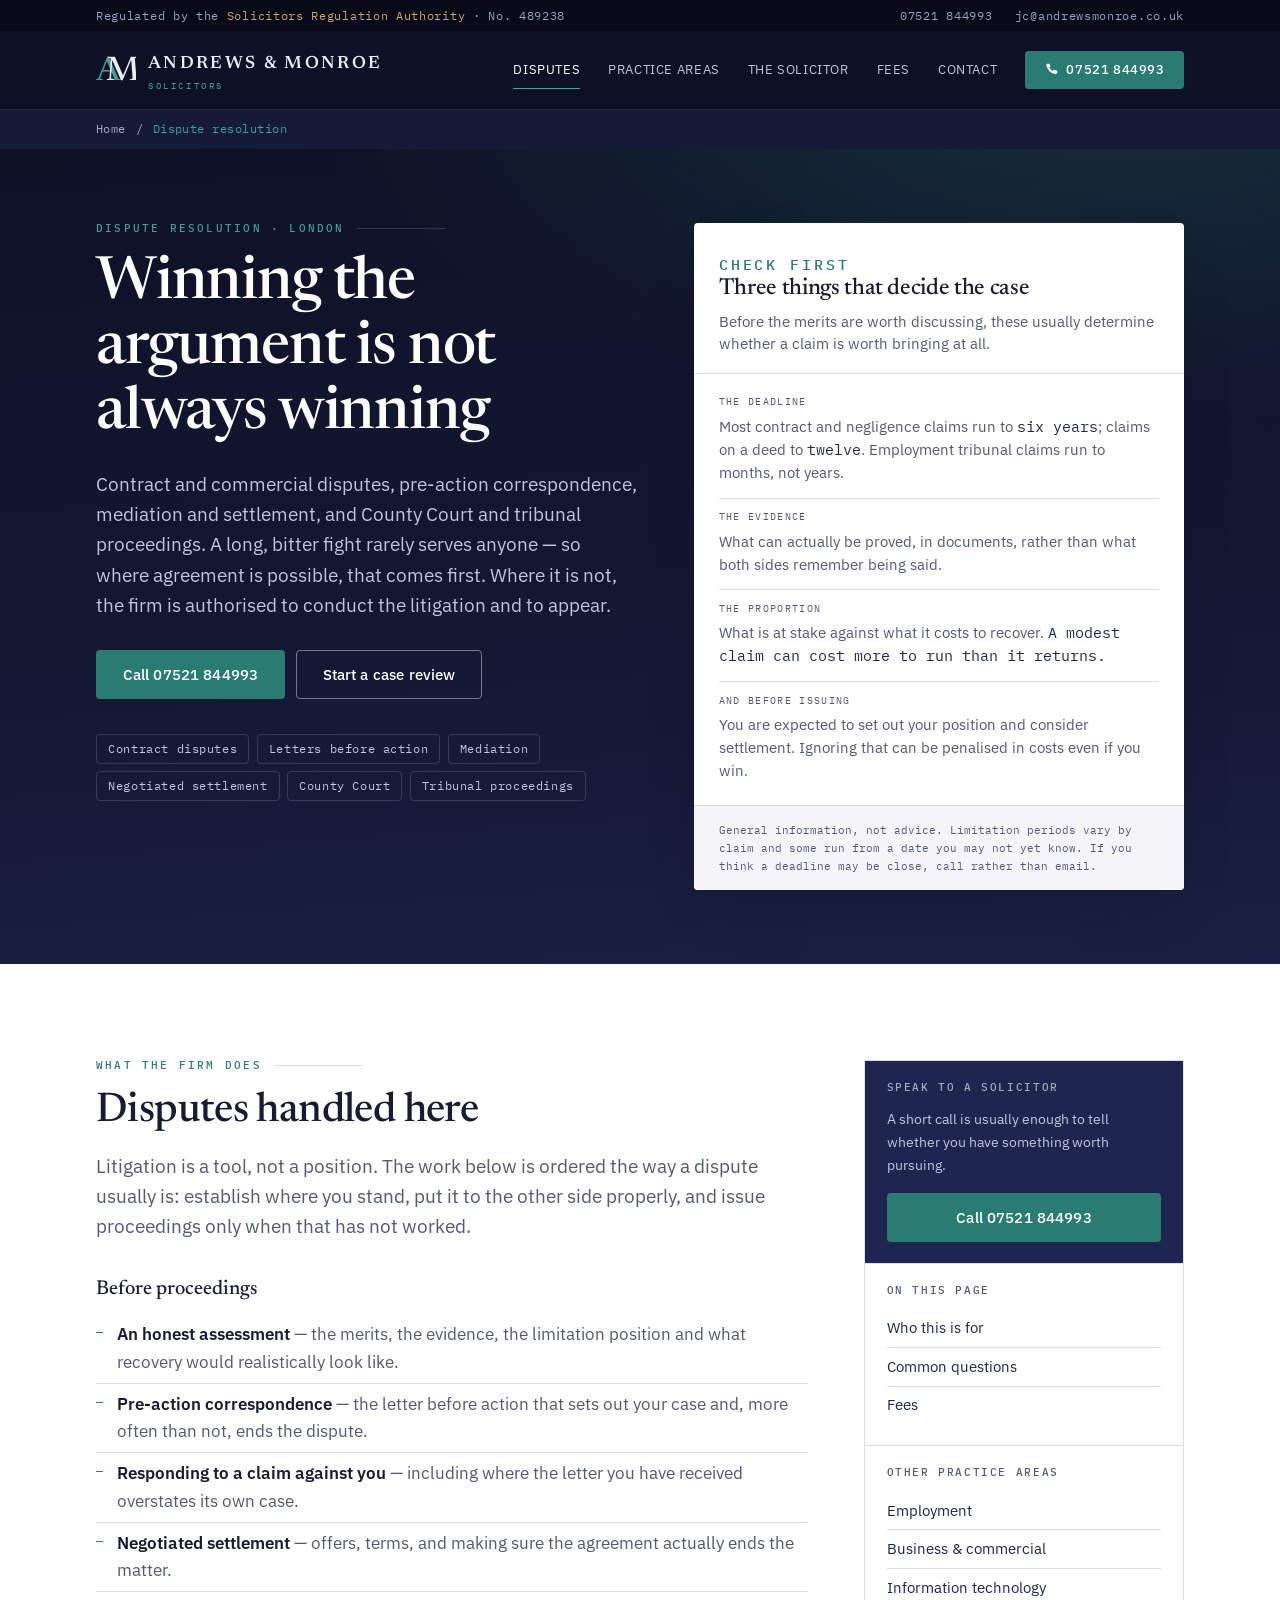
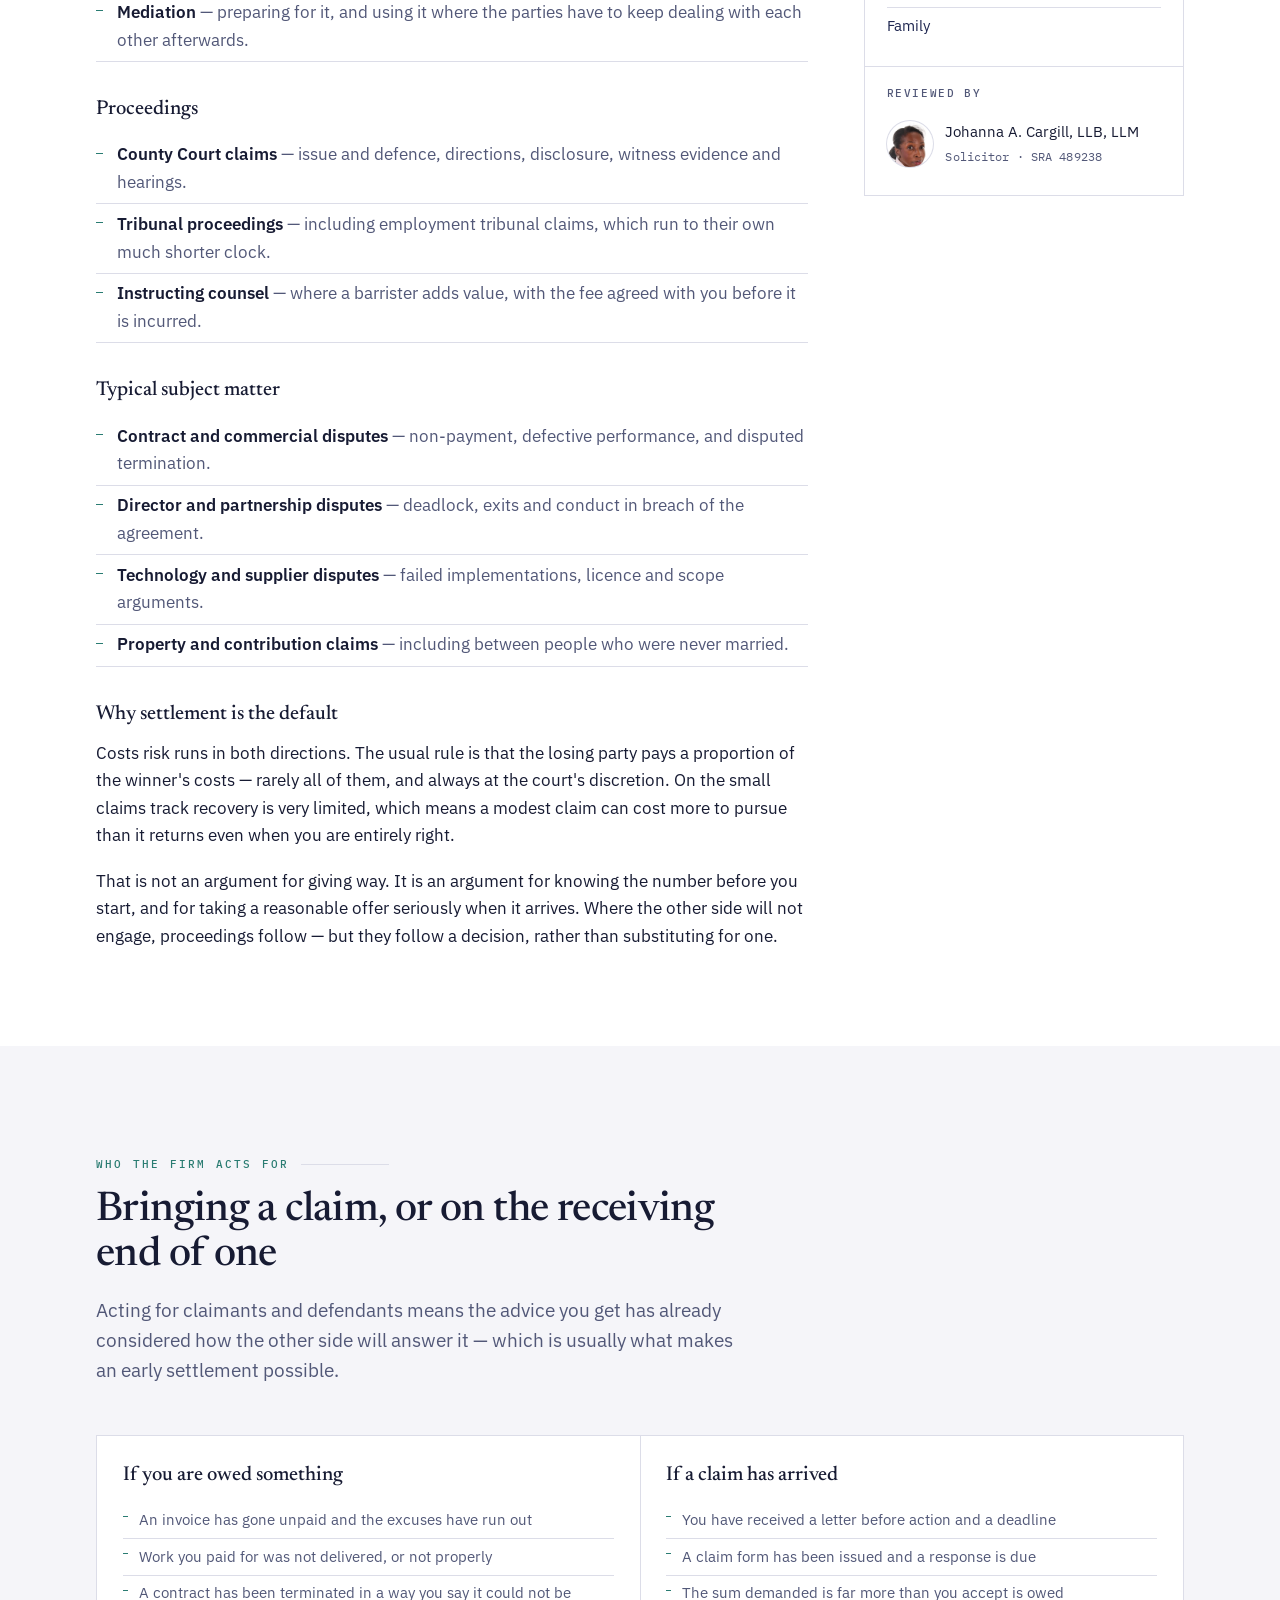
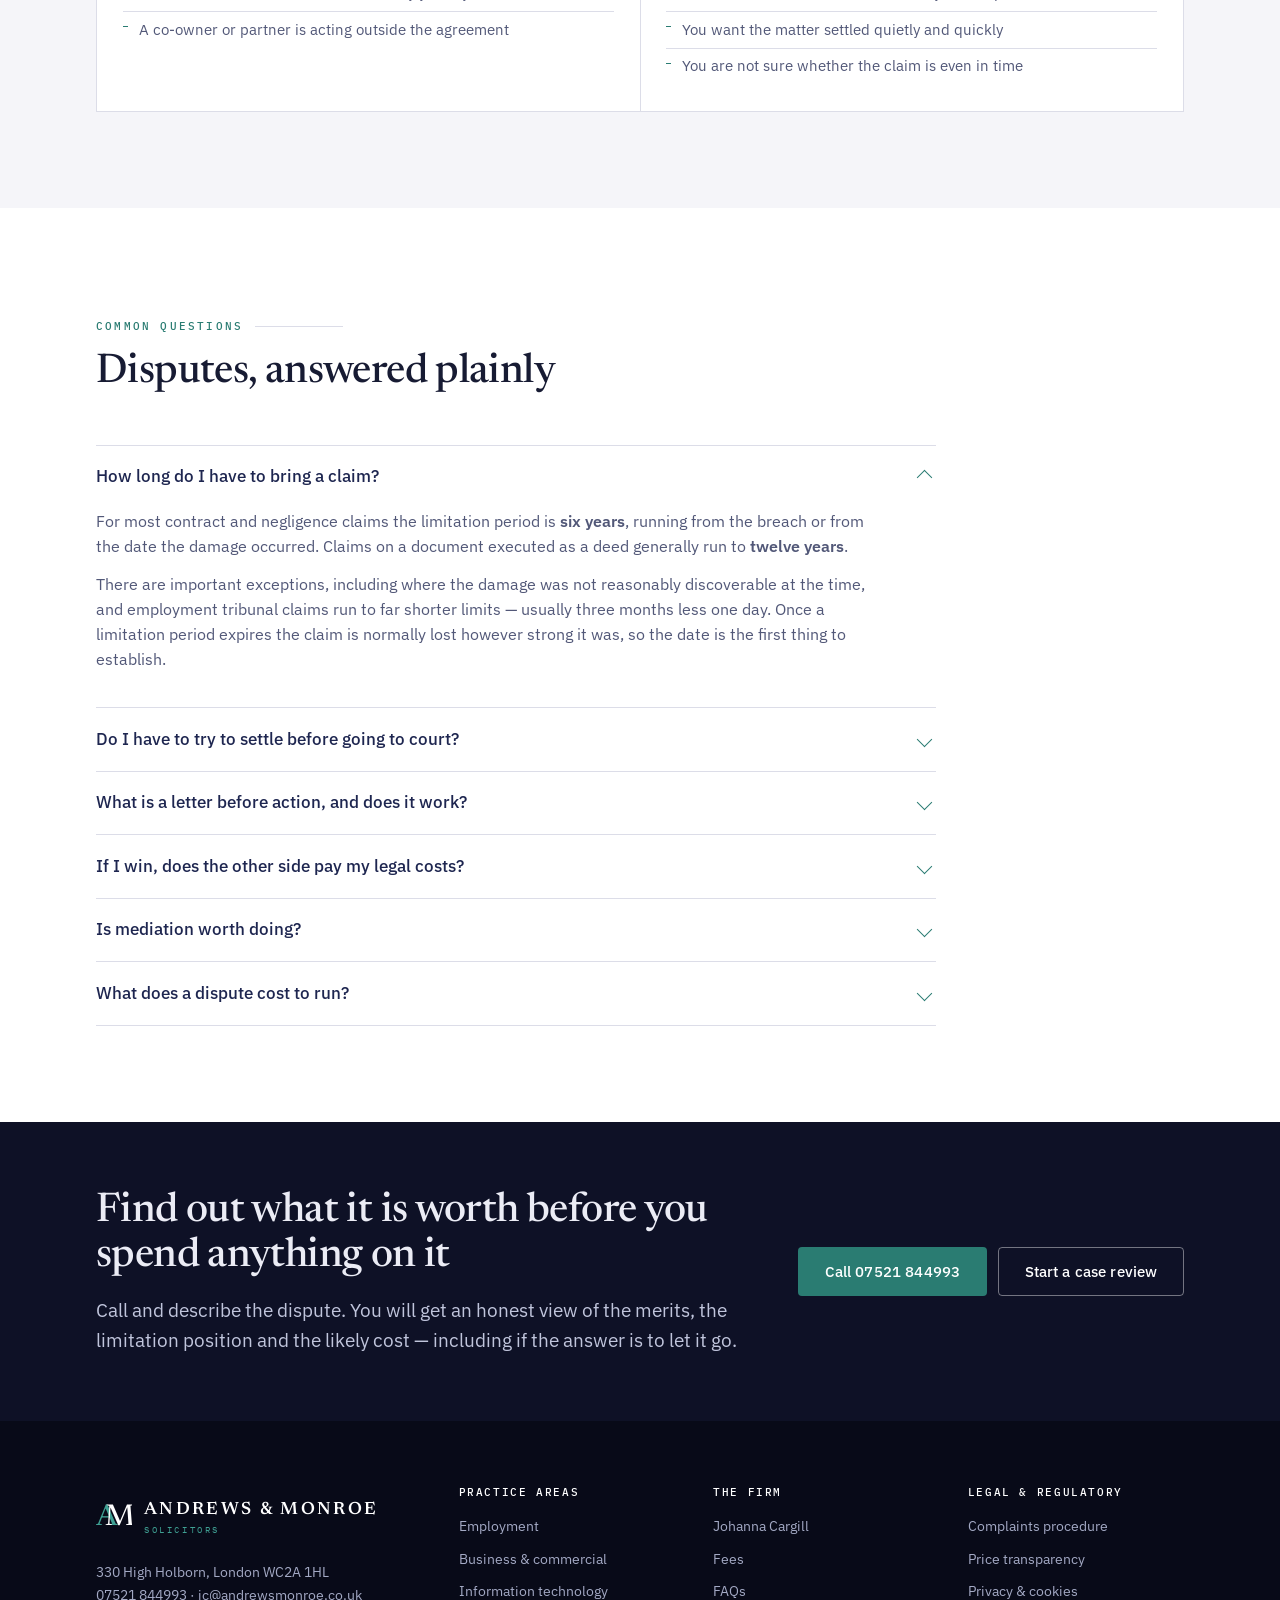
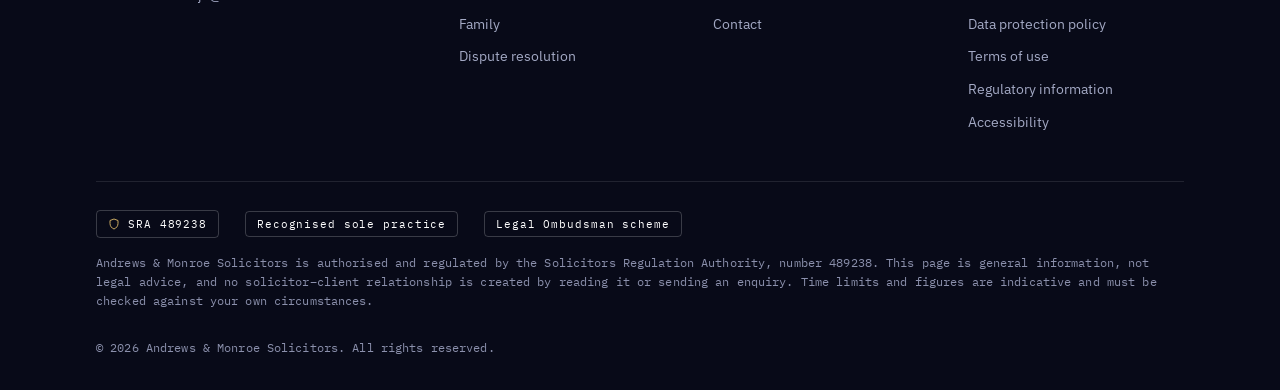
<file: disputes.html>
<!DOCTYPE html>
<html lang="en-GB">
<head>
<meta charset="utf-8">
<meta name="viewport" content="width=device-width, initial-scale=1">
<title>Dispute Resolution Solicitors in London | Andrews &amp; Monroe Solicitors</title>
<meta name="description" content="London dispute resolution solicitors for contract and commercial disputes, pre-action correspondence, mediation and settlement, and County Court and tribunal proceedings. Call 07521 844993.">
<meta name="theme-color" content="#0E1126">
<link rel="canonical" href="https://julianshaw2000.github.io/andrews-monroe-demo/disputes.html">
<!-- PREVIEW BUILD. Not the production markup: added at deploy time so an
     unfinished site carrying unverified regulatory content is never indexed
     under the firm's name. Remove when the content is signed off. -->
<meta name="robots" content="noindex,nofollow">

<meta property="og:type" content="website">
<meta property="og:site_name" content="Andrews &amp; Monroe Solicitors">
<meta property="og:title" content="Dispute Resolution Solicitors in London — Andrews &amp; Monroe">
<meta property="og:description" content="Contract and commercial disputes, pre-action correspondence, mediation and settlement, County Court and tribunal proceedings. Settlement first, litigation where it is needed.">
<meta property="og:url" content="https://julianshaw2000.github.io/andrews-monroe-demo/disputes.html">
<meta property="og:image" content="https://julianshaw2000.github.io/andrews-monroe-demo/assets/og-image.png">
<meta property="og:image:width" content="1200">
<meta property="og:image:height" content="630">
<meta property="og:image:alt" content="Andrews &amp; Monroe Solicitors, London. Regulated by the SRA, number 489238.">
<meta name="twitter:card" content="summary_large_image">

<link rel="icon" href="assets/favicon.svg" type="image/svg+xml">
<!-- Preload only the two faces used above the fold on every page: body
     text and the h1. The rest are discovered from assets/site.css. -->
<link rel="preload" href="assets/fonts/ibm-plex-sans-vf-latin.woff2" as="font" type="font/woff2" crossorigin>
<link rel="preload" href="assets/fonts/newsreader-vf-latin.woff2" as="font" type="font/woff2" crossorigin>
<link rel="stylesheet" href="assets/site.css">

<script type="application/ld+json">
{
  "@context":"https://schema.org",
  "@graph":[
    {
      "@type":"Service",
      "name":"Dispute resolution and litigation services",
      "serviceType":"Dispute resolution",
      "provider":{"@type":"LegalService","name":"Andrews & Monroe Solicitors","telephone":"+447521844993","identifier":"SRA 489238","address":{"@type":"PostalAddress","streetAddress":"330 High Holborn","addressLocality":"London","postalCode":"WC2A 1HL","addressCountry":"GB"}},
      "areaServed":{"@type":"Country","name":"United Kingdom"},
      "audience":{"@type":"Audience","audienceType":"Businesses and individuals in dispute"}
    },
    {
      "@type":"BreadcrumbList",
      "itemListElement":[
        {"@type":"ListItem","position":1,"name":"Home","item":"https://www.andrewsmonroe.co.uk/"},
        {"@type":"ListItem","position":2,"name":"Dispute resolution","item":"https://www.andrewsmonroe.co.uk/disputes"}
      ]
    },
    {
      "@type":"FAQPage",
      "mainEntity":[
        {"@type":"Question","name":"How long do I have to bring a claim?","acceptedAnswer":{"@type":"Answer","text":"For most contract and negligence claims the limitation period is six years, running from the breach or from the date the damage occurred. Claims on a document executed as a deed generally run to twelve years. There are important exceptions, including where the damage was not reasonably discoverable at the time, and employment tribunal claims run to far shorter limits — usually three months less one day. Once a limitation period expires the claim is normally lost however strong it was, so the date is the first thing to establish."}},
        {"@type":"Question","name":"Do I have to try to settle before going to court?","acceptedAnswer":{"@type":"Answer","text":"You are expected to. Before issuing proceedings the parties are generally required to set out their positions in correspondence, exchange key documents and genuinely consider alternatives such as mediation. This is not a formality: a party that ignores it, or refuses to engage with settlement without good reason, can be penalised in costs even if it goes on to win the case."}},
        {"@type":"Question","name":"What is a letter before action, and does it work?","acceptedAnswer":{"@type":"Answer","text":"It is the letter that sets out what you say happened, what you want and by when, written so that it would read well to a judge later. It is also the single most cost-effective step in most disputes. A properly evidenced letter frequently produces payment or a serious offer without proceedings, because it is the point at which the other side has to take a view on their own risk."}},
        {"@type":"Question","name":"If I win, does the other side pay my legal costs?","acceptedAnswer":{"@type":"Answer","text":"Usually the losing party pays a proportion of the winner's costs, but rarely all of them, and the recovery is at the court's discretion. On the small claims track costs recovery is very limited, which means a modest claim can cost more to run than it returns. Costs risk runs both ways, and it is one of the main reasons settlement is worth taking seriously before proceedings rather than after."}},
        {"@type":"Question","name":"Is mediation worth doing?","acceptedAnswer":{"@type":"Answer","text":"Often, and particularly where the parties have to keep dealing with each other afterwards — business partners, suppliers, neighbours. Mediation is confidential and without prejudice, so an offer made there cannot be used against you if it fails. It also tends to settle matters that correspondence alone will not, because both sides hear the risks in the same room on the same day."}},
        {"@type":"Question","name":"What does a dispute cost to run?","acceptedAnswer":{"@type":"Answer","text":"The standard hourly rate is £450. Court fees and other disbursements are billed on top and can be substantial in themselves; large disbursements are payable in advance, and any barrister's fee — commonly £1,500 to £5,000 a day — is agreed with you before it is incurred. The firm is not VAT registered, so no VAT is added to its fees, though disbursements may carry VAT charged by the supplier. Early stages such as a letter before action are often quoted as a fixed fee, commonly between £600 and £1,700. You will be told at the outset what the realistic cost is against what is at stake, including when the answer is that a claim is not worth bringing."}}
      ]
    }
  ]
}
</script>
</head>

<body>
<a class="skip" href="#main">Skip to main content</a>

<!-- role="region" so the SRA number and contact details are not
     orphaned outside every landmark on the page. -->
<div class="strip" role="region" aria-label="Regulatory and contact details">
  <div class="strip__in">
    <span>Regulated by the <b>Solicitors Regulation Authority</b> &middot; No. 489238</span>
    <span class="strip__right">
      <a href="tel:+447521844993">07521 844993</a>
      <a href="mailto:jc@andrewsmonroe.co.uk">jc@andrewsmonroe.co.uk</a>
    </span>
  </div>
</div>

<header class="bar">
  <div class="bar__in">
    <a class="brand" href="index.html" aria-label="Andrews and Monroe Solicitors — home">
      <svg class="mono-mark" width="40" height="34" viewBox="0 0 40 34" aria-hidden="true">
        <text x="0" y="27" font-size="34" fill="#3FA093">A</text>
        <text x="10" y="27" font-size="34" fill="currentColor">M</text>
      </svg>
      <span>
        <span class="brand__n">Andrews &amp; Monroe</span>
        <span class="brand__s">Solicitors</span>
      </span>
    </a>

    <button class="burger" id="burger" aria-expanded="false" aria-controls="nav" aria-label="Open menu"><i></i></button>

    <nav class="nav" id="nav" aria-label="Main">
      <a href="disputes.html" aria-current="page">Disputes</a>
      <a href="index.html#areas">Practice areas</a>
      <a href="index.html#bio">The solicitor</a>
      <a href="index.html#fees">Fees</a>
      <a href="index.html#contact">Contact</a>
      <a class="btn teal" href="tel:+447521844993">
        <svg width="13" height="13" viewBox="0 0 16 16" fill="currentColor" aria-hidden="true"><path d="M3.2 1h2.3l1.3 3.2-1.6 1a8.6 8.6 0 0 0 4.6 4.6l1-1.6L15 9.5v2.3c0 .9-.7 1.6-1.6 1.6A12.4 12.4 0 0 1 1.6 2.6C1.6 1.7 2.3 1 3.2 1Z"/></svg>
        07521 844993
      </a>
    </nav>
  </div>
</header>

<nav class="crumbs" aria-label="Breadcrumb">
  <ol>
    <li><a href="index.html">Home</a></li>
    <li aria-hidden="true">/</li>
    <li aria-current="page">Dispute resolution</li>
  </ol>
</nav>

<main id="main">

<!-- ============ PAGE HERO ============ -->
<section class="phero dark">
  <div class="shell phero__g">
    <div>
      <p class="kicker">Dispute resolution &middot; London</p>
      <h1>Winning the argument is not always winning</h1>
      <p class="lede" style="margin-top:1.4rem">Contract and commercial disputes, pre-action correspondence, mediation
        and settlement, and County Court and tribunal proceedings. A long, bitter fight rarely serves anyone — so where
        agreement is possible, that comes first. Where it is not, the firm is authorised to conduct the litigation and
        to appear.</p>
      <div class="cta">
        <a class="btn teal" href="tel:+447521844993">Call 07521 844993</a>
        <a class="btn line" href="index.html#intake">Start a case review</a>
      </div>
      <ul class="chips">
        <li>Contract disputes</li><li>Letters before action</li><li>Mediation</li>
        <li>Negotiated settlement</li><li>County Court</li><li>Tribunal proceedings</li>
      </ul>
    </div>

    <!-- Static explainer. Limitation is genuinely a calculable clock,
         but unlike the tribunal three-month rule it varies by cause of
         action and can run from a date the claimant does not yet know.
         A calculator here would produce confident wrong answers. -->
    <div class="tool">
      <div class="tool__t">
        <p class="kicker" style="color:var(--teal)">Check first</p>
        <h2>Three things that decide the case</h2>
        <p>Before the merits are worth discussing, these usually determine whether a claim is worth bringing at all.</p>
      </div>
      <div class="tool__b">
        <ul class="facts">
          <li>
            <!-- TODO(verify): Limitation Act 1980 — 6 years for contract and
                 tort, 12 for deeds, plus discoverability exceptions. -->
            <b>The deadline</b>
            <span>Most contract and negligence claims run to <em>six years</em>; claims on a deed to <em>twelve</em>. Employment tribunal claims run to months, not years.</span>
          </li>
          <li>
            <b>The evidence</b>
            <span>What can actually be proved, in documents, rather than what both sides remember being said.</span>
          </li>
          <li>
            <b>The proportion</b>
            <span>What is at stake against what it costs to recover. <em>A modest claim can cost more to run than it returns.</em></span>
          </li>
          <li>
            <b>And before issuing</b>
            <span>You are expected to set out your position and consider settlement. Ignoring that can be penalised in costs even if you win.</span>
          </li>
        </ul>
      </div>
      <div class="tool__f">
        <p>General information, not advice. Limitation periods vary by claim and some run from a date you may not yet
          know. If you think a deadline may be close, call rather than email.</p>
      </div>
    </div>
  </div>
</section>

<!-- ============ MAIN BODY ============ -->
<section class="band white">
  <div class="shell split">
    <div class="prose rv">
      <p class="kicker">What the firm does</p>
      <h2>Disputes handled here</h2>
      <p class="lede" style="margin-top:1.1rem">Litigation is a tool, not a position. The work below is ordered the way
        a dispute usually is: establish where you stand, put it to the other side properly, and issue proceedings only
        when that has not worked.</p>

      <h3>Before proceedings</h3>
      <ul>
        <li><strong>An honest assessment</strong> — the merits, the evidence, the limitation position and what recovery would realistically look like.</li>
        <li><strong>Pre-action correspondence</strong> — the letter before action that sets out your case and, more often than not, ends the dispute.</li>
        <li><strong>Responding to a claim against you</strong> — including where the letter you have received overstates its own case.</li>
        <li><strong>Negotiated settlement</strong> — offers, terms, and making sure the agreement actually ends the matter.</li>
        <li><strong>Mediation</strong> — preparing for it, and using it where the parties have to keep dealing with each other afterwards.</li>
      </ul>

      <h3>Proceedings</h3>
      <ul>
        <li><strong>County Court claims</strong> — issue and defence, directions, disclosure, witness evidence and hearings.</li>
        <li><strong>Tribunal proceedings</strong> — including employment tribunal claims, which run to their own much shorter clock.</li>
        <li><strong>Instructing counsel</strong> — where a barrister adds value, with the fee agreed with you before it is incurred.</li>
      </ul>

      <h3>Typical subject matter</h3>
      <ul>
        <li><strong>Contract and commercial disputes</strong> — non-payment, defective performance, and disputed termination.</li>
        <li><strong>Director and partnership disputes</strong> — deadlock, exits and conduct in breach of the agreement.</li>
        <li><strong>Technology and supplier disputes</strong> — failed implementations, licence and scope arguments.</li>
        <li><strong>Property and contribution claims</strong> — including between people who were never married.</li>
      </ul>

      <h3>Why settlement is the default</h3>
      <p>Costs risk runs in both directions. The usual rule is that the losing party pays a proportion of the winner's
        costs — rarely all of them, and always at the court's discretion. On the small claims track recovery is very
        limited, which means a modest claim can cost more to pursue than it returns even when you are entirely right.</p>
      <p>That is not an argument for giving way. It is an argument for knowing the number before you start, and for
        taking a reasonable offer seriously when it arrives. Where the other side will not engage, proceedings follow —
        but they follow a decision, rather than substituting for one.</p>
    </div>

    <aside class="aside rv">
      <div class="call">
        <h3>Speak to a solicitor</h3>
        <p>A short call is usually enough to tell whether you have something worth pursuing.</p>
        <a class="btn teal full" href="tel:+447521844993">Call 07521 844993</a>
      </div>
      <div>
        <h3>On this page</h3>
        <ul>
          <li><a href="#who">Who this is for</a></li>
          <li><a href="#faq">Common questions</a></li>
          <li><a href="index.html#fees">Fees</a></li>
        </ul>
      </div>
      <div>
        <h3>Other practice areas</h3>
        <ul>
          <li><a href="employment.html">Employment</a></li>
          <li><a href="commercial.html">Business &amp; commercial</a></li>
          <li><a href="technology.html">Information technology</a></li>
          <li><a href="family.html">Family</a></li>
        </ul>
      </div>
      <div>
        <h3>Reviewed by</h3>
        <ul>
          <li class="byline">
            <img src="assets/johanna-cargill-avatar.webp" width="240" height="240" loading="lazy" decoding="async" alt="">
            <span>Johanna A. Cargill, LLB, LLM<br><span class="micro">Solicitor &middot; SRA 489238</span></span>
          </li>
        </ul>
      </div>
    </aside>
  </div>
</section>

<!-- ============ TWO AUDIENCES ============ -->
<section class="band paper" id="who">
  <div class="shell">
    <div class="head rv">
      <p class="kicker">Who the firm acts for</p>
      <h2>Bringing a claim, or on the receiving end of one</h2>
      <p class="lede">Acting for claimants and defendants means the advice you get has already considered how the other
        side will answer it — which is usually what makes an early settlement possible.</p>
    </div>
    <div class="who rv">
      <div>
        <h3>If you are owed something</h3>
        <ul>
          <li>An invoice has gone unpaid and the excuses have run out</li>
          <li>Work you paid for was not delivered, or not properly</li>
          <li>A contract has been terminated in a way you say it could not be</li>
          <li>A co-owner or partner is acting outside the agreement</li>
        </ul>
      </div>
      <div>
        <h3>If a claim has arrived</h3>
        <ul>
          <li>You have received a letter before action and a deadline</li>
          <li>A claim form has been issued and a response is due</li>
          <li>The sum demanded is far more than you accept is owed</li>
          <li>You want the matter settled quietly and quickly</li>
          <li>You are not sure whether the claim is even in time</li>
        </ul>
      </div>
    </div>
  </div>
</section>

<!-- ============ FAQ ============ -->
<section class="band white" id="faq">
  <div class="shell">
    <div class="head rv">
      <p class="kicker">Common questions</p>
      <h2>Disputes, answered plainly</h2>
    </div>
    <div class="faq rv">
      <details open>
        <summary>How long do I have to bring a claim?</summary>
        <div class="faq__a">
          <!-- TODO(verify): Limitation Act 1980 periods and exceptions -->
          <p>For most contract and negligence claims the limitation period is <strong>six years</strong>, running from
            the breach or from the date the damage occurred. Claims on a document executed as a deed generally run to
            <strong>twelve years</strong>.</p>
          <p>There are important exceptions, including where the damage was not reasonably discoverable at the time,
            and employment tribunal claims run to far shorter limits — usually three months less one day. Once a
            limitation period expires the claim is normally lost however strong it was, so the date is the first thing
            to establish.</p>
        </div>
      </details>
      <details>
        <summary>Do I have to try to settle before going to court?</summary>
        <div class="faq__a">
          <!-- TODO(verify): pre-action conduct expectations and costs consequences -->
          <p>You are expected to. Before issuing proceedings the parties are generally required to set out their
            positions in correspondence, exchange key documents and genuinely consider alternatives such as
            mediation.</p>
          <p>This is not a formality. A party that ignores it, or refuses to engage with settlement without good
            reason, can be penalised in costs even if it goes on to win the case.</p>
        </div>
      </details>
      <details>
        <summary>What is a letter before action, and does it work?</summary>
        <div class="faq__a">
          <p>It is the letter that sets out what you say happened, what you want and by when — written so that it would
            read well to a judge later.</p>
          <p>It is also the single most cost-effective step in most disputes. A properly evidenced letter frequently
            produces payment or a serious offer without proceedings, because it is the point at which the other side
            has to take a view on their own risk.</p>
        </div>
      </details>
      <details>
        <summary>If I win, does the other side pay my legal costs?</summary>
        <div class="faq__a">
          <p>Usually the losing party pays a proportion of the winner's costs — but rarely all of them, and always at
            the court's discretion. On the small claims track costs recovery is very limited, which means a modest
            claim can cost more to run than it returns.</p>
          <p>Costs risk runs both ways. It is one of the main reasons settlement is worth taking seriously before
            proceedings rather than after.</p>
        </div>
      </details>
      <details>
        <summary>Is mediation worth doing?</summary>
        <div class="faq__a">
          <p>Often, and particularly where the parties have to keep dealing with each other afterwards — business
            partners, suppliers, neighbours. Mediation is confidential and without prejudice, so an offer made there
            cannot be used against you if it fails.</p>
          <p>It also tends to settle matters that correspondence alone will not, because both sides hear the risks in
            the same room on the same day.</p>
        </div>
      </details>
      <details>
        <summary>What does a dispute cost to run?</summary>
        <div class="faq__a">
          <p>The standard hourly rate is £450. Court fees and other disbursements are billed on top and can be substantial
            in themselves; large disbursements are payable in advance, and any barrister's fee — commonly £1,500 to
            £5,000 a day — is agreed with you before it is incurred. The firm is not VAT registered, so no VAT is added to its fees, though disbursements may carry VAT charged by the supplier. Early stages such as a letter
            before action are often quoted as a fixed fee, commonly between £600 and £1,700.</p>
          <p>You will be told at the outset what the realistic cost is against what is at stake — including when the
            answer is that a claim is not worth bringing.
            <a href="index.html#fees" style="color:var(--teal-deep)">Full price transparency</a>.</p>
        </div>
      </details>
    </div>
  </div>
</section>

<!-- ============ END CTA ============ -->
<section class="band ink dark slim">
  <div class="shell endcta rv">
    <div>
      <h2>Find out what it is worth before you spend anything on it</h2>
      <p class="lede" style="margin-top:1rem">Call and describe the dispute. You will get an honest view of the merits,
        the limitation position and the likely cost — including if the answer is to let it go.</p>
    </div>
    <div class="row">
      <a class="btn teal" href="tel:+447521844993">Call 07521 844993</a>
      <a class="btn line" href="index.html#intake">Start a case review</a>
    </div>
  </div>
</section>

</main>

<footer class="foot">
  <div class="shell">
    <div class="foot__g">
      <div class="foot__b">
        <a class="brand" href="index.html" style="color:#fff">
          <svg class="mono-mark" width="36" height="30" viewBox="0 0 40 34" aria-hidden="true">
            <text x="0" y="27" font-size="34" fill="#3FA093">A</text>
            <text x="10" y="27" font-size="34" fill="#ffffff">M</text>
          </svg>
          <span><span class="brand__n">Andrews &amp; Monroe</span><span class="brand__s">Solicitors</span></span>
        </a>
        <!-- Address confirmed by the client, 12 Aug 2026: High Holborn is correct.
             The 22 Upper Ground address on the old data protection policy is wrong
             and should be corrected there. -->
        <p>330 High Holborn, London WC2A 1HL<br>
          <a href="tel:+447521844993">07521 844993</a> &middot;
          <a href="mailto:jc@andrewsmonroe.co.uk">jc@andrewsmonroe.co.uk</a></p>
      </div>

      <div>
        <h2>Practice areas</h2>
        <ul>
          <li><a href="employment.html">Employment</a></li>
          <li><a href="commercial.html">Business &amp; commercial</a></li>
          <li><a href="technology.html">Information technology</a></li>
          <li><a href="family.html">Family</a></li>
          <li><a href="disputes.html">Dispute resolution</a></li>
        </ul>
      </div>

      <div>
        <h2>The firm</h2>
        <ul>
          <li><a href="index.html#bio">Johanna Cargill</a></li>
          <li><a href="index.html#fees">Fees</a></li>
          <li><a href="index.html#faq">FAQs</a></li>
          <li><a href="index.html#contact">Contact</a></li>
        </ul>
      </div>

      <div>
        <h2>Legal &amp; regulatory</h2>
        <ul>
          <li><a href="complaints.html">Complaints procedure</a></li>
          <li><a href="index.html#fees">Price transparency</a></li>
          <li><a href="privacy.html">Privacy &amp; cookies</a></li>
          <li><a href="data-protection.html">Data protection policy</a></li>
          <li><a href="terms.html">Terms of use</a></li>
          <li><a href="regulatory.html">Regulatory information</a></li>
          <li><a href="accessibility.html">Accessibility</a></li>
        </ul>
      </div>
    </div>

    <div class="foot__law">
      <div class="foot__row">
        <span class="badge">
          <svg width="12" height="12" viewBox="0 0 24 24" fill="none" stroke="currentColor" stroke-width="2"><path d="M12 2 4 5v6c0 5 3.4 9.4 8 11 4.6-1.6 8-6 8-11V5l-8-3Z"/></svg>
          SRA 489238
        </span>
        <span class="badge">Recognised sole practice</span>
        <span class="badge">Legal Ombudsman scheme</span>
      </div>
      <p class="micro">Andrews &amp; Monroe Solicitors is authorised and regulated by the Solicitors Regulation
        Authority, number 489238. This page is general information, not legal advice, and no solicitor–client
        relationship is created by reading it or sending an enquiry. Time limits and figures are indicative and must be
        checked against your own circumstances.</p>
      <p class="micro">&copy; <span id="yr">2026</span> Andrews &amp; Monroe Solicitors. All rights reserved.</p>
    </div>
  </div>
</footer>

<nav class="dock" aria-label="Quick contact">
  <a class="d1" href="tel:+447521844993">
    <svg width="15" height="15" viewBox="0 0 16 16" fill="currentColor" aria-hidden="true"><path d="M3.2 1h2.3l1.3 3.2-1.6 1a8.6 8.6 0 0 0 4.6 4.6l1-1.6L15 9.5v2.3c0 .9-.7 1.6-1.6 1.6A12.4 12.4 0 0 1 1.6 2.6C1.6 1.7 2.3 1 3.2 1Z"/></svg>
    Call now
  </a>
  <a class="d2" href="index.html#intake">
    <svg width="15" height="15" viewBox="0 0 24 24" fill="none" stroke="currentColor" stroke-width="2" aria-hidden="true"><path d="M21 15a2 2 0 0 1-2 2H7l-4 4V5a2 2 0 0 1 2-2h14a2 2 0 0 1 2 2Z"/></svg>
    Case review
  </a>
</nav>

<script src="assets/site.js"></script>
</body>
</html>
</file>
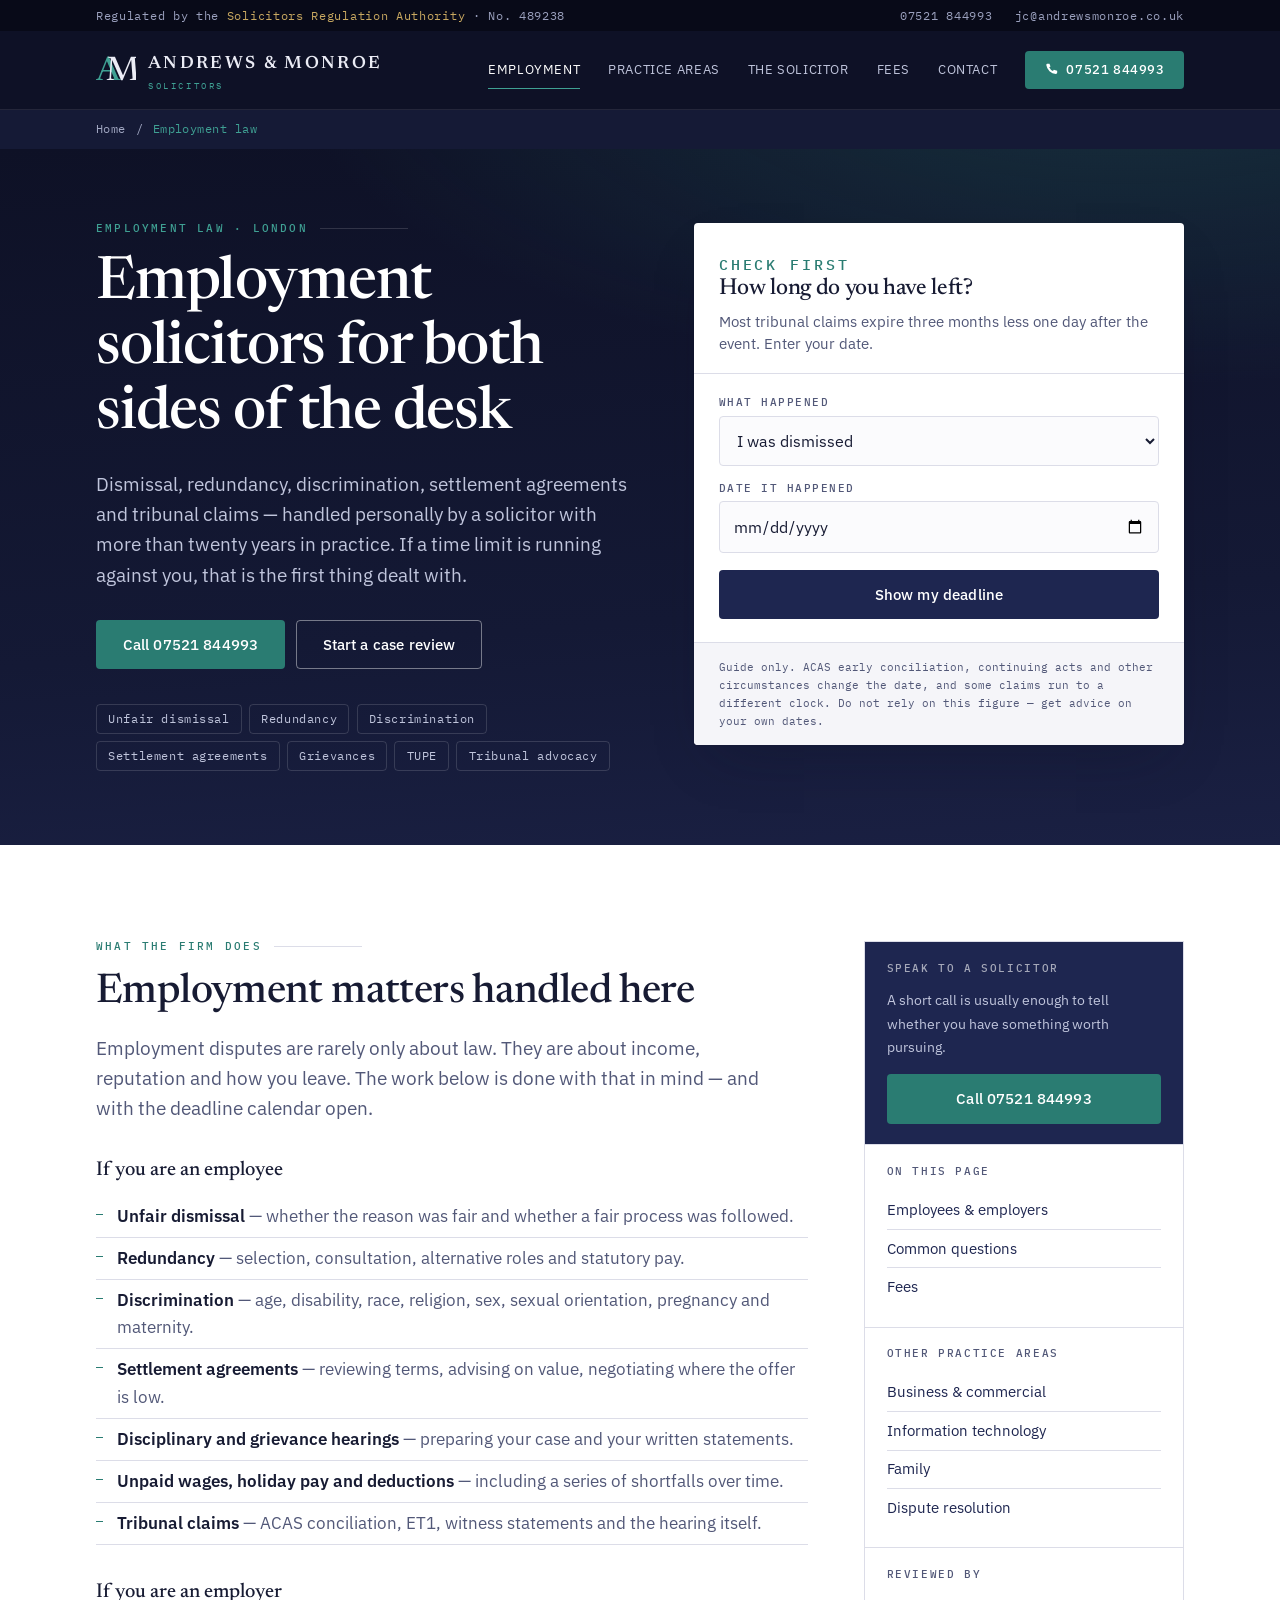
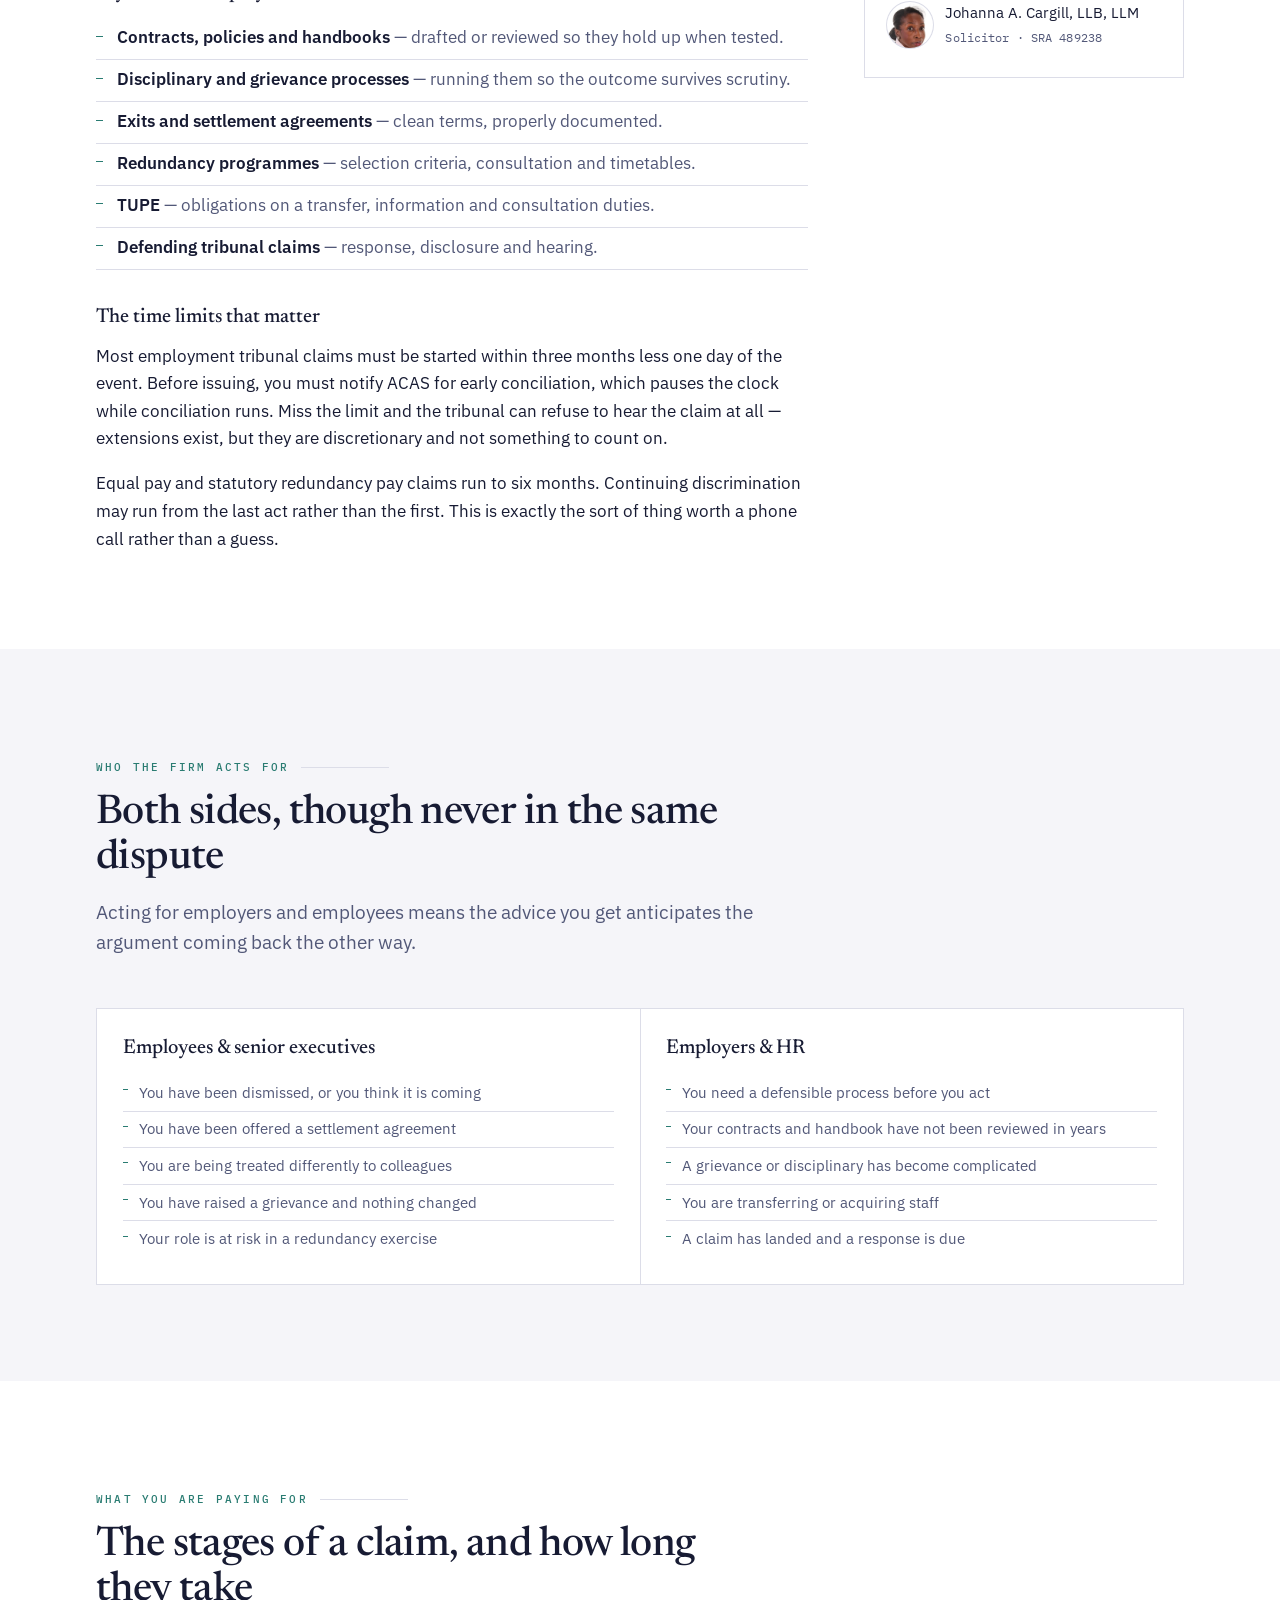
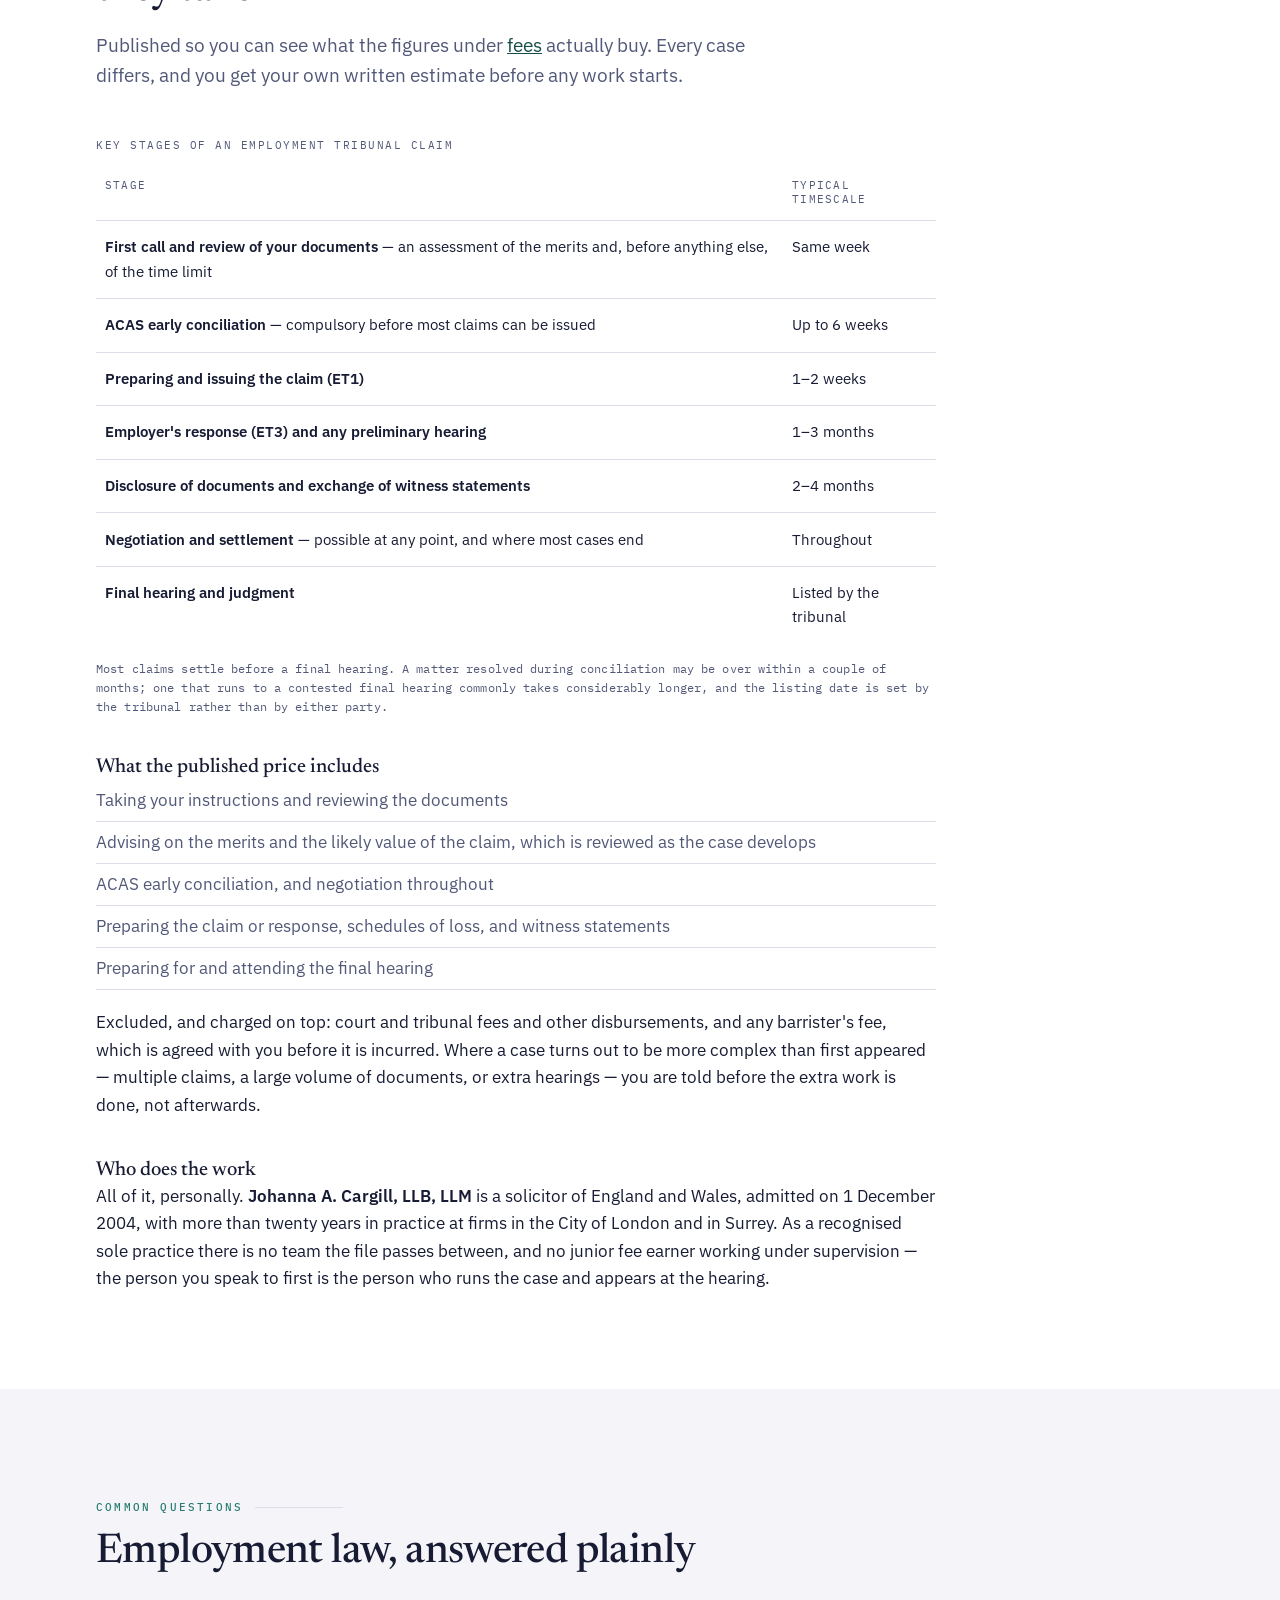
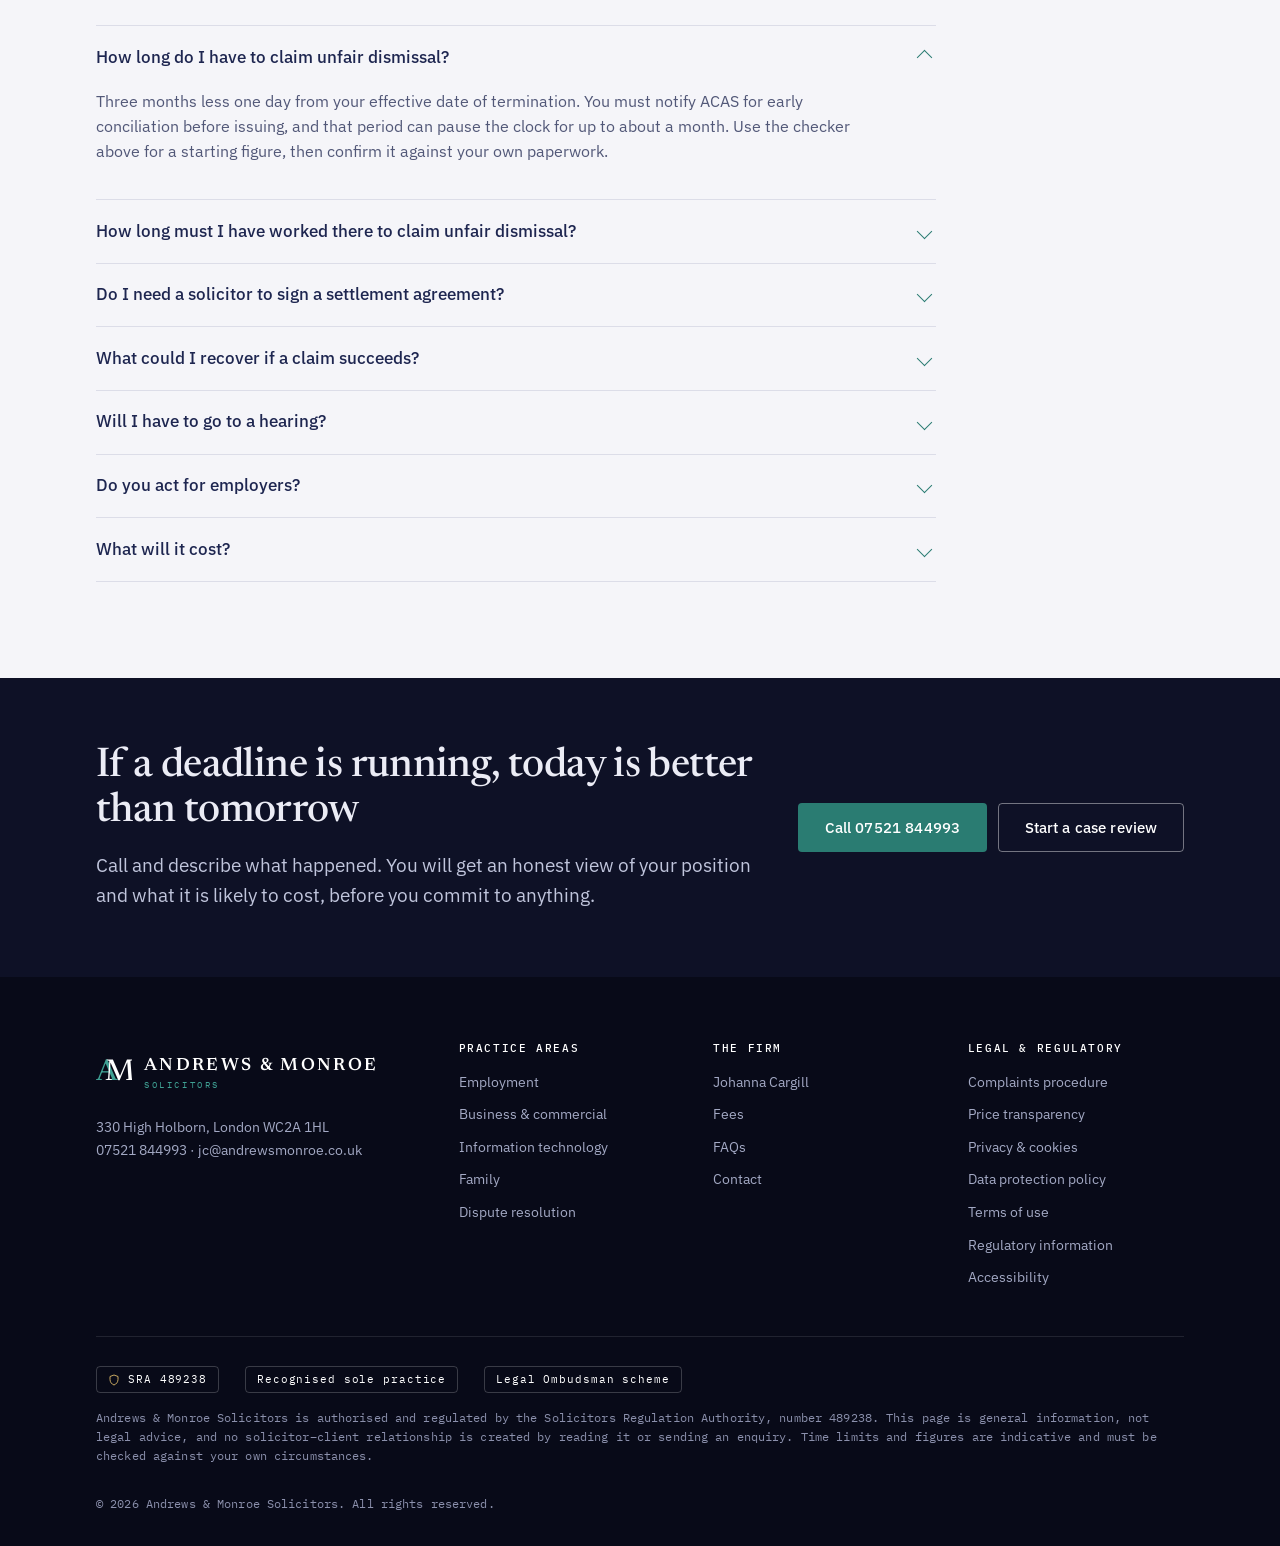
<file: employment.html>
<!DOCTYPE html>
<html lang="en-GB">
<head>
<meta charset="utf-8">
<meta name="viewport" content="width=device-width, initial-scale=1">
<title>Employment Solicitors in London | Andrews &amp; Monroe Solicitors</title>
<meta name="description" content="London employment solicitors for unfair dismissal, redundancy, discrimination, settlement agreements and tribunal claims. Acting for employees and employers. Call 07521 844993.">
<meta name="theme-color" content="#0E1126">
<link rel="canonical" href="https://julianshaw2000.github.io/andrews-monroe-demo/employment.html">
<!-- PREVIEW BUILD. Not the production markup: added at deploy time so an
     unfinished site carrying unverified regulatory content is never indexed
     under the firm's name. Remove when the content is signed off. -->
<meta name="robots" content="noindex,nofollow">

<meta property="og:type" content="website">
<meta property="og:site_name" content="Andrews &amp; Monroe Solicitors">
<meta property="og:title" content="Employment Solicitors in London — Andrews &amp; Monroe">
<meta property="og:description" content="Unfair dismissal, redundancy, discrimination, settlement agreements and tribunal claims. Acting for employees and employers.">
<meta property="og:url" content="https://julianshaw2000.github.io/andrews-monroe-demo/employment.html">
<meta property="og:image" content="https://julianshaw2000.github.io/andrews-monroe-demo/assets/og-image.png">
<meta property="og:image:width" content="1200">
<meta property="og:image:height" content="630">
<meta property="og:image:alt" content="Andrews &amp; Monroe Solicitors, London. Regulated by the SRA, number 489238.">
<meta name="twitter:card" content="summary_large_image">

<link rel="icon" href="assets/favicon.svg" type="image/svg+xml">
<!-- Preload only the two faces used above the fold on every page: body
     text and the h1. The rest are discovered from assets/site.css. -->
<link rel="preload" href="assets/fonts/ibm-plex-sans-vf-latin.woff2" as="font" type="font/woff2" crossorigin>
<link rel="preload" href="assets/fonts/newsreader-vf-latin.woff2" as="font" type="font/woff2" crossorigin>

<script type="application/ld+json">
{
  "@context":"https://schema.org",
  "@graph":[
    {
      "@type":"Service",
      "name":"Employment law services",
      "serviceType":"Employment law",
      "provider":{"@type":"LegalService","name":"Andrews & Monroe Solicitors","telephone":"+447521844993","identifier":"SRA 489238","address":{"@type":"PostalAddress","streetAddress":"330 High Holborn","addressLocality":"London","postalCode":"WC2A 1HL","addressCountry":"GB"}},
      "areaServed":{"@type":"Country","name":"United Kingdom"},
      "audience":{"@type":"Audience","audienceType":"Employees and employers"}
    },
    {
      "@type":"BreadcrumbList",
      "itemListElement":[
        {"@type":"ListItem","position":1,"name":"Home","item":"https://www.andrewsmonroe.co.uk/"},
        {"@type":"ListItem","position":2,"name":"Employment law","item":"https://www.andrewsmonroe.co.uk/employment"}
      ]
    },
    {
      "@type":"FAQPage",
      "mainEntity":[
        {"@type":"Question","name":"How long do I have to claim unfair dismissal?","acceptedAnswer":{"@type":"Answer","text":"Three months less one day from your effective date of termination, and you must notify ACAS for early conciliation before issuing a claim. The conciliation period can pause the clock for up to about a month."}},
        {"@type":"Question","name":"How long must I have worked there to claim unfair dismissal?","acceptedAnswer":{"@type":"Answer","text":"Ordinary unfair dismissal normally requires two years' continuous service. Some dismissals are automatically unfair with no qualifying period at all — for example dismissal connected to pregnancy, whistleblowing, trade union activity or asserting a statutory right. Discrimination claims have no minimum service requirement."}},
        {"@type":"Question","name":"Do I need a solicitor to sign a settlement agreement?","acceptedAnswer":{"@type":"Answer","text":"Yes. A settlement agreement is only binding if you have received independent legal advice on its terms and effect from a relevant adviser, who then signs a certificate. Employers usually contribute towards that cost."}},
        {"@type":"Question","name":"What could I recover if a claim succeeds?","acceptedAnswer":{"@type":"Answer","text":"Compensation usually has two parts: a basic award calculated on age, service and weekly pay, and a compensatory award for lost earnings and benefits. Compensatory awards are capped at the lower of 52 weeks' pay or a statutory maximum, though some claims such as discrimination and whistleblowing are uncapped."}},
        {"@type":"Question","name":"Do you act for employers?","acceptedAnswer":{"@type":"Answer","text":"Yes. The firm advises employers on contracts, staff handbooks and policies, disciplinary and grievance processes, redundancy programmes, settlement agreements, TUPE transfers and defending tribunal claims."}}
      ]
    }
  ]
}
</script>

<link rel="stylesheet" href="assets/site.css">

<style>
/* Page-specific. Everything else comes from assets/site.css.
   The deadline checker's verdict panel stays hidden until a date
   has been entered, so it is display:none until JS adds .on. */
.verdict{margin-top:1.25rem;display:none}
.verdict.on{display:block}
</style>
</head>

<body>
<a class="skip" href="#main">Skip to main content</a>

<!-- role="region" so the SRA number and contact details are not
     orphaned outside every landmark on the page. -->
<div class="strip" role="region" aria-label="Regulatory and contact details">
  <div class="strip__in">
    <span>Regulated by the <b>Solicitors Regulation Authority</b> &middot; No. 489238</span>
    <span class="strip__right">
      <a href="tel:+447521844993">07521 844993</a>
      <a href="mailto:jc@andrewsmonroe.co.uk">jc@andrewsmonroe.co.uk</a>
    </span>
  </div>
</div>

<header class="bar">
  <div class="bar__in">
    <a class="brand" href="index.html" aria-label="Andrews and Monroe Solicitors — home">
      <svg class="mono-mark" width="40" height="34" viewBox="0 0 40 34" aria-hidden="true">
        <text x="0" y="27" font-size="34" fill="#3FA093">A</text>
        <text x="10" y="27" font-size="34" fill="currentColor">M</text>
      </svg>
      <span><span class="brand__n">Andrews &amp; Monroe</span><span class="brand__s">Solicitors</span></span>
    </a>
    <button class="burger" id="burger" aria-expanded="false" aria-controls="nav" aria-label="Open menu"><i></i></button>
    <nav class="nav" id="nav" aria-label="Main">
      <a href="employment.html" aria-current="page">Employment</a>
      <a href="index.html#areas">Practice areas</a>
      <a href="index.html#bio">The solicitor</a>
      <a href="index.html#fees">Fees</a>
      <a href="index.html#contact">Contact</a>
      <a class="btn teal" href="tel:+447521844993">
        <svg width="13" height="13" viewBox="0 0 16 16" fill="currentColor" aria-hidden="true"><path d="M3.2 1h2.3l1.3 3.2-1.6 1a8.6 8.6 0 0 0 4.6 4.6l1-1.6L15 9.5v2.3c0 .9-.7 1.6-1.6 1.6A12.4 12.4 0 0 1 1.6 2.6C1.6 1.7 2.3 1 3.2 1Z"/></svg>
        07521 844993
      </a>
    </nav>
  </div>
</header>

<nav class="crumbs" aria-label="Breadcrumb">
  <ol>
    <li><a href="index.html">Home</a></li>
    <li aria-hidden="true">/</li>
    <li aria-current="page">Employment law</li>
  </ol>
</nav>

<main id="main">

<!-- ============ PAGE HERO + DEADLINE TOOL ============ -->
<section class="phero dark">
  <div class="shell phero__g">
    <div>
      <p class="kicker">Employment law &middot; London</p>
      <h1>Employment solicitors for both sides of the desk</h1>
      <p class="lede" style="margin-top:1.4rem">Dismissal, redundancy, discrimination, settlement agreements and
        tribunal claims — handled personally by a solicitor with more than twenty years in practice. If a time limit is
        running against you, that is the first thing dealt with.</p>
      <div class="cta">
        <a class="btn teal" href="tel:+447521844993">Call 07521 844993</a>
        <a class="btn line" href="index.html#intake">Start a case review</a>
      </div>
      <ul class="chips">
        <li>Unfair dismissal</li><li>Redundancy</li><li>Discrimination</li>
        <li>Settlement agreements</li><li>Grievances</li><li>TUPE</li><li>Tribunal advocacy</li>
      </ul>
    </div>

    <div class="tool">
      <div class="tool__t">
        <p class="kicker" style="color:var(--teal)">Check first</p>
        <h2>How long do you have left?</h2>
        <p>Most tribunal claims expire three months less one day after the event. Enter your date.</p>
      </div>
      <div class="tool__b">
        <label class="field" for="t-type">
          <span class="field__l">What happened</span>
          <select id="t-type">
            <option value="dismissal">I was dismissed</option>
            <option value="redundancy">I was made redundant</option>
            <option value="discrimination">Discrimination or harassment</option>
            <option value="wages">Unpaid or short wages</option>
            <option value="other">Something else at work</option>
          </select>
        </label>
        <label class="field" for="t-date">
          <span class="field__l">Date it happened</span>
          <input type="date" id="t-date">
        </label>
        <button class="btn dark-btn full" id="t-go" type="button">Show my deadline</button>

        <div class="verdict" id="v" role="status" aria-live="polite">
          <p class="verdict__l" id="vl">Likely deadline to start a claim</p>
          <p class="verdict__d" id="vd"></p>
          <p class="verdict__c"><b id="vn"></b> <span id="vu"></span></p>
          <p id="vnote"></p>
          <div class="row">
            <a class="btn teal" href="tel:+447521844993">Call now</a>
            <a class="btn dark-btn" href="index.html#intake">Send details</a>
          </div>
        </div>
      </div>
      <div class="tool__f">
        <p>Guide only. ACAS early conciliation, continuing acts and other circumstances change the date, and some claims
          run to a different clock. Do not rely on this figure — get advice on your own dates.</p>
      </div>
    </div>
  </div>
</section>

<!-- ============ MAIN BODY ============ -->
<section class="band white">
  <div class="shell split">
    <div class="prose rv">
      <p class="kicker">What the firm does</p>
      <h2>Employment matters handled here</h2>
      <p class="lede" style="margin-top:1.1rem">Employment disputes are rarely only about law. They are about income,
        reputation and how you leave. The work below is done with that in mind — and with the deadline calendar open.</p>

      <h3>If you are an employee</h3>
      <ul>
        <li><strong>Unfair dismissal</strong> — whether the reason was fair and whether a fair process was followed.</li>
        <li><strong>Redundancy</strong> — selection, consultation, alternative roles and statutory pay.</li>
        <li><strong>Discrimination</strong> — age, disability, race, religion, sex, sexual orientation, pregnancy and maternity.</li>
        <li><strong>Settlement agreements</strong> — reviewing terms, advising on value, negotiating where the offer is low.</li>
        <li><strong>Disciplinary and grievance hearings</strong> — preparing your case and your written statements.</li>
        <li><strong>Unpaid wages, holiday pay and deductions</strong> — including a series of shortfalls over time.</li>
        <li><strong>Tribunal claims</strong> — ACAS conciliation, ET1, witness statements and the hearing itself.</li>
      </ul>

      <h3>If you are an employer</h3>
      <ul>
        <li><strong>Contracts, policies and handbooks</strong> — drafted or reviewed so they hold up when tested.</li>
        <li><strong>Disciplinary and grievance processes</strong> — running them so the outcome survives scrutiny.</li>
        <li><strong>Exits and settlement agreements</strong> — clean terms, properly documented.</li>
        <li><strong>Redundancy programmes</strong> — selection criteria, consultation and timetables.</li>
        <li><strong>TUPE</strong> — obligations on a transfer, information and consultation duties.</li>
        <li><strong>Defending tribunal claims</strong> — response, disclosure and hearing.</li>
      </ul>

      <h3>The time limits that matter</h3>
      <p>Most employment tribunal claims must be started within three months less one day of the event. Before issuing,
        you must notify ACAS for early conciliation, which pauses the clock while conciliation runs. Miss the limit and
        the tribunal can refuse to hear the claim at all — extensions exist, but they are discretionary and not
        something to count on.</p>
      <p>Equal pay and statutory redundancy pay claims run to six months. Continuing discrimination may run from the
        last act rather than the first. This is exactly the sort of thing worth a phone call rather than a guess.</p>
    </div>

    <aside class="aside rv">
      <div class="call">
        <h3>Speak to a solicitor</h3>
        <p>A short call is usually enough to tell whether you have something worth pursuing.</p>
        <a class="btn teal full" href="tel:+447521844993">Call 07521 844993</a>
      </div>
      <div>
        <h3>On this page</h3>
        <ul>
          <li><a href="#who">Employees &amp; employers</a></li>
          <li><a href="#faq">Common questions</a></li>
          <li><a href="index.html#fees">Fees</a></li>
        </ul>
      </div>
      <div>
        <h3>Other practice areas</h3>
        <ul>
          <li><a href="commercial.html">Business &amp; commercial</a></li>
          <li><a href="technology.html">Information technology</a></li>
          <li><a href="family.html">Family</a></li>
          <li><a href="disputes.html">Dispute resolution</a></li>
        </ul>
      </div>
      <div>
        <h3>Reviewed by</h3>
        <ul>
          <li class="byline">
            <img src="assets/johanna-cargill-avatar.webp" width="240" height="240" loading="lazy" decoding="async" alt="">
            <span>Johanna A. Cargill, LLB, LLM<br><span class="micro">Solicitor &middot; SRA 489238</span></span>
          </li>
        </ul>
      </div>
    </aside>
  </div>
</section>

<!-- ============ TWO AUDIENCES ============ -->
<section class="band paper" id="who">
  <div class="shell">
    <div class="head rv">
      <p class="kicker">Who the firm acts for</p>
      <h2>Both sides, though never in the same dispute</h2>
      <p class="lede">Acting for employers and employees means the advice you get anticipates the argument coming back
        the other way.</p>
    </div>
    <div class="who rv">
      <div>
        <h3>Employees &amp; senior executives</h3>
        <ul>
          <li>You have been dismissed, or you think it is coming</li>
          <li>You have been offered a settlement agreement</li>
          <li>You are being treated differently to colleagues</li>
          <li>You have raised a grievance and nothing changed</li>
          <li>Your role is at risk in a redundancy exercise</li>
        </ul>
      </div>
      <div>
        <h3>Employers &amp; HR</h3>
        <ul>
          <li>You need a defensible process before you act</li>
          <li>Your contracts and handbook have not been reviewed in years</li>
          <li>A grievance or disciplinary has become complicated</li>
          <li>You are transferring or acquiring staff</li>
          <li>A claim has landed and a response is due</li>
        </ul>
      </div>
    </div>
  </div>
</section>

<!-- ============ KEY STAGES & TIMESCALES ============
     Required by the SRA Transparency Rules. Employment tribunal claims for
     unfair or wrongful dismissal are a mandated category, so publishing the
     price is not enough on its own: the rules also require the key stages,
     typical timescales, what the price includes, and the qualifications and
     experience of whoever does the work. -->
<section class="band white" id="stages">
  <div class="shell">
    <div class="head rv">
      <p class="kicker">What you are paying for</p>
      <h2>The stages of a claim, and how long they take</h2>
      <p class="lede">Published so you can see what the figures under
        <a href="index.html#fees" style="color:var(--teal-deep)">fees</a> actually buy. Every case differs, and you get
        your own written estimate before any work starts.</p>
    </div>

    <div class="rv" style="max-width:840px">
      <table>
        <caption>Key stages of an employment tribunal claim</caption>
        <thead><tr><th scope="col">Stage</th><th scope="col">Typical timescale</th></tr></thead>
        <tbody>
          <!-- TODO(verify): every figure in this column is indicative and must be
               confirmed against the firm's own recent experience and current
               tribunal listing times before publication. Tribunal delays have
               moved considerably in recent years. -->
          <tr><td><strong>First call and review of your documents</strong> — an assessment of the merits and, before anything else, of the time limit</td><td>Same week</td></tr>
          <tr><td><strong>ACAS early conciliation</strong> — compulsory before most claims can be issued</td><td>Up to 6 weeks</td></tr>
          <tr><td><strong>Preparing and issuing the claim (ET1)</strong></td><td>1&ndash;2 weeks</td></tr>
          <tr><td><strong>Employer's response (ET3) and any preliminary hearing</strong></td><td>1&ndash;3 months</td></tr>
          <tr><td><strong>Disclosure of documents and exchange of witness statements</strong></td><td>2&ndash;4 months</td></tr>
          <tr><td><strong>Negotiation and settlement</strong> — possible at any point, and where most cases end</td><td>Throughout</td></tr>
          <tr><td><strong>Final hearing and judgment</strong></td><td>Listed by the tribunal</td></tr>
        </tbody>
      </table>
      <p class="micro" style="margin-top:1rem">Most claims settle before a final hearing. A matter resolved during
        conciliation may be over within a couple of months; one that runs to a contested final hearing commonly takes
        considerably longer, and the listing date is set by the tribunal rather than by either party.</p>

      <h3 style="margin-top:2.4rem">What the published price includes</h3>
      <ul class="rv" style="margin:0 0 1.2rem;padding:0;list-style:none">
        <li style="padding:.42rem 0;border-bottom:1px solid var(--rule);color:var(--slate)">Taking your instructions and reviewing the documents</li>
        <li style="padding:.42rem 0;border-bottom:1px solid var(--rule);color:var(--slate)">Advising on the merits and the likely value of the claim, which is reviewed as the case develops</li>
        <li style="padding:.42rem 0;border-bottom:1px solid var(--rule);color:var(--slate)">ACAS early conciliation, and negotiation throughout</li>
        <li style="padding:.42rem 0;border-bottom:1px solid var(--rule);color:var(--slate)">Preparing the claim or response, schedules of loss, and witness statements</li>
        <li style="padding:.42rem 0;border-bottom:1px solid var(--rule);color:var(--slate)">Preparing for and attending the final hearing</li>
      </ul>
      <p>Excluded, and charged on top: court and tribunal fees and other disbursements, and any barrister's fee, which
        is agreed with you before it is incurred. Where a case turns out to be more complex than first appeared —
        multiple claims, a large volume of documents, or extra hearings — you are told before the extra work is done,
        not afterwards.</p>

      <h3 style="margin-top:2.4rem">Who does the work</h3>
      <p>All of it, personally. <strong>Johanna A. Cargill, LLB, LLM</strong> is a solicitor of England and Wales,
        admitted on 1 December 2004, with more than twenty years in practice at firms in the City of London and in
        Surrey. As a recognised sole practice there is no team the file passes between, and no junior fee earner
        working under supervision &mdash; the person you speak to first is the person who runs the case and appears at
        the hearing.</p>
    </div>
  </div>
</section>

<!-- ============ FAQ ============
     paper, not white: the new #stages band above is white, and sections
     alternate. -->
<section class="band paper" id="faq">
  <div class="shell">
    <div class="head rv">
      <p class="kicker">Common questions</p>
      <h2>Employment law, answered plainly</h2>
    </div>
    <div class="faq rv">
      <details open>
        <summary>How long do I have to claim unfair dismissal?</summary>
        <div class="faq__a">
          <p>Three months less one day from your effective date of termination. You must notify ACAS for early
            conciliation before issuing, and that period can pause the clock for up to about a month. Use the checker
            above for a starting figure, then confirm it against your own paperwork.</p>
        </div>
      </details>
      <details>
        <summary>How long must I have worked there to claim unfair dismissal?</summary>
        <div class="faq__a">
          <p>Ordinary unfair dismissal normally needs two years' continuous service. Some dismissals are automatically
            unfair with no qualifying period at all — for example where the reason relates to pregnancy, whistleblowing,
            trade union activity or asserting a statutory right. Discrimination claims have no minimum service
            requirement.</p>
        </div>
      </details>
      <details>
        <summary>Do I need a solicitor to sign a settlement agreement?</summary>
        <div class="faq__a">
          <p>Yes. A settlement agreement only binds you if you have taken independent legal advice on its terms and
            effect from a relevant adviser, who signs a certificate confirming it. Employers usually contribute towards
            that cost, and the contribution is normally agreed before the work is done.</p>
        </div>
      </details>
      <details>
        <summary>What could I recover if a claim succeeds?</summary>
        <div class="faq__a">
          <p>For unfair dismissal, compensation usually has two parts: a basic award based on age, length of service and
            weekly pay, and a compensatory award for lost earnings and benefits. The compensatory award is capped at the
            lower of 52 weeks' pay or a statutory maximum. Discrimination and whistleblowing awards are not capped and
            can include compensation for injury to feelings.</p>
        </div>
      </details>
      <details>
        <summary>Will I have to go to a hearing?</summary>
        <div class="faq__a">
          <p>Most cases settle before a full hearing, often during ACAS conciliation or shortly after a claim is
            issued. Where a hearing is needed, the firm is authorised to exercise rights of audience and conduct
            litigation, so representation does not have to be handed to someone new.</p>
        </div>
      </details>
      <details>
        <summary>Do you act for employers?</summary>
        <div class="faq__a">
          <p>Yes. The firm advises employers on contracts, staff handbooks and policies, disciplinary and grievance
            processes, redundancy programmes, settlement agreements, TUPE transfers and defending tribunal claims.</p>
          <p>Acting for both sides is not a conflict — it is what makes the advice useful, because it anticipates the
            argument coming back the other way. The firm will not, of course, act for both parties in the same
            dispute.</p>
        </div>
      </details>
      <details>
        <summary>What will it cost?</summary>
        <div class="faq__a">
          <p>A simple dispute that settles early is charged at a fixed fee of around £700. Negotiated settlement agreements
            typically run £1,000 to £3,000, and a medium-complexity tribunal claim £3,500 to £15,000. The standard
            hourly rate is £450. The firm is not VAT registered, so no VAT is added to its fees, though disbursements may carry VAT charged by the supplier. Your own written estimate comes before any work starts.
            <a href="index.html#fees" style="color:var(--teal-deep)">Full price transparency</a>.</p>
        </div>
      </details>
    </div>
  </div>
</section>

<!-- ============ END CTA ============ -->
<section class="band ink dark slim">
  <div class="shell endcta rv">
    <div>
      <h2>If a deadline is running, today is better than tomorrow</h2>
      <p class="lede" style="margin-top:1rem">Call and describe what happened. You will get an honest view of your
        position and what it is likely to cost, before you commit to anything.</p>
    </div>
    <div class="row">
      <a class="btn teal" href="tel:+447521844993">Call 07521 844993</a>
      <a class="btn line" href="index.html#intake">Start a case review</a>
    </div>
  </div>
</section>

</main>

<footer class="foot">
  <div class="shell">
    <div class="foot__g">
      <div class="foot__b">
        <a class="brand" href="index.html" style="color:#fff">
          <svg class="mono-mark" width="36" height="30" viewBox="0 0 40 34" aria-hidden="true">
            <text x="0" y="27" font-size="34" fill="#3FA093">A</text>
            <text x="10" y="27" font-size="34" fill="#ffffff">M</text>
          </svg>
          <span><span class="brand__n">Andrews &amp; Monroe</span><span class="brand__s">Solicitors</span></span>
        </a>
        <!-- Address confirmed by the client, 12 Aug 2026: High Holborn is correct.
             The 22 Upper Ground address on the old data protection policy is wrong
             and should be corrected there. -->
        <p>330 High Holborn, London WC2A 1HL<br>
          <a href="tel:+447521844993">07521 844993</a> &middot;
          <a href="mailto:jc@andrewsmonroe.co.uk">jc@andrewsmonroe.co.uk</a></p>
      </div>

      <div>
        <h2>Practice areas</h2>
        <ul>
          <li><a href="employment.html">Employment</a></li>
          <li><a href="commercial.html">Business &amp; commercial</a></li>
          <li><a href="technology.html">Information technology</a></li>
          <li><a href="family.html">Family</a></li>
          <li><a href="disputes.html">Dispute resolution</a></li>
        </ul>
      </div>

      <div>
        <h2>The firm</h2>
        <ul>
          <li><a href="index.html#bio">Johanna Cargill</a></li>
          <li><a href="index.html#fees">Fees</a></li>
          <li><a href="index.html#faq">FAQs</a></li>
          <li><a href="index.html#contact">Contact</a></li>
        </ul>
      </div>

      <div>
        <h2>Legal &amp; regulatory</h2>
        <ul>
          <li><a href="complaints.html">Complaints procedure</a></li>
          <li><a href="index.html#fees">Price transparency</a></li>
          <li><a href="privacy.html">Privacy &amp; cookies</a></li>
          <li><a href="data-protection.html">Data protection policy</a></li>
          <li><a href="terms.html">Terms of use</a></li>
          <li><a href="regulatory.html">Regulatory information</a></li>
          <li><a href="accessibility.html">Accessibility</a></li>
        </ul>
      </div>
    </div>

    <div class="foot__law">
      <div class="foot__row">
        <span class="badge">
          <svg width="12" height="12" viewBox="0 0 24 24" fill="none" stroke="currentColor" stroke-width="2"><path d="M12 2 4 5v6c0 5 3.4 9.4 8 11 4.6-1.6 8-6 8-11V5l-8-3Z"/></svg>
          SRA 489238
        </span>
        <span class="badge">Recognised sole practice</span>
        <span class="badge">Legal Ombudsman scheme</span>
      </div>
      <p class="micro">Andrews &amp; Monroe Solicitors is authorised and regulated by the Solicitors Regulation
        Authority, number 489238. This page is general information, not legal advice, and no solicitor–client
        relationship is created by reading it or sending an enquiry. Time limits and figures are indicative and must be
        checked against your own circumstances.</p>
      <p class="micro">&copy; <span id="yr">2026</span> Andrews &amp; Monroe Solicitors. All rights reserved.</p>
    </div>
  </div>
</footer>

<nav class="dock" aria-label="Quick contact">
  <a class="d1" href="tel:+447521844993">
    <svg width="15" height="15" viewBox="0 0 16 16" fill="currentColor" aria-hidden="true"><path d="M3.2 1h2.3l1.3 3.2-1.6 1a8.6 8.6 0 0 0 4.6 4.6l1-1.6L15 9.5v2.3c0 .9-.7 1.6-1.6 1.6A12.4 12.4 0 0 1 1.6 2.6C1.6 1.7 2.3 1 3.2 1Z"/></svg>
    Call now
  </a>
  <a class="d2" href="index.html#intake">
    <svg width="15" height="15" viewBox="0 0 24 24" fill="none" stroke="currentColor" stroke-width="2" aria-hidden="true"><path d="M21 15a2 2 0 0 1-2 2H7l-4 4V5a2 2 0 0 1 2-2h14a2 2 0 0 1 2 2Z"/></svg>
    Case review
  </a>
</nav>

<script src="assets/site.js"></script>
<script>
/* ============================================================
   EMPLOYMENT-ONLY: TRIBUNAL DEADLINE CHECKER
   Three months less one day — the limit that applies to most
   employment tribunal claims. A guide, not advice: ACAS early
   conciliation, continuing acts and claims on a different clock
   all move the real date, which is what the panel says.
   ============================================================ */
(function(){
  'use strict';
  var $ = function(i){ return document.getElementById(i); };

  var DAY = 86400000;
  var fmt = new Intl.DateTimeFormat('en-GB',{weekday:'long',day:'numeric',month:'long',year:'numeric'});
  var NOTES = {
    dismissal:'Counted from your effective date of termination. ACAS early conciliation is compulsory before claiming and can pause this clock for up to about a month.',
    redundancy:'Counted from your termination date. Unfair dismissal and statutory redundancy pay run to different limits \u2014 six months for statutory redundancy pay \u2014 so check both.',
    discrimination:'Where treatment continued over a period, the clock may run from the last act rather than the first. That is worth arguing and worth getting right.',
    wages:'Deduction claims usually run from the last deduction, and a series of shortfalls can extend the picture.',
    other:'Different claims run to different clocks \u2014 some six months, some shorter. Treat this as a prompt to get advice rather than an answer.'
  };
  var LABELS = {
    dismissal:'Likely deadline to start a claim',
    redundancy:'Likely deadline to start a claim',
    discrimination:'Likely deadline for this act',
    wages:'Likely deadline for this deduction',
    other:'Likely deadline to start a claim'
  };

  var dIn = $('t-date'), now = new Date();
  dIn.max = now.toISOString().slice(0,10);
  dIn.min = new Date(now.getFullYear()-4, now.getMonth(), now.getDate()).toISOString().slice(0,10);

  function run(){
    if (!dIn.value) { dIn.focus(); return; }
    var p = dIn.value.split('-');
    var from = new Date(+p[0], +p[1]-1, +p[2]);
    /* Month arithmetic on a JS Date rolls overflow forward, which is
       what we want: 31 May + 3 months - 1 day lands on 30 August. */
    var dl = new Date(from.getFullYear(), from.getMonth()+3, from.getDate()-1);
    var t0 = new Date(now.getFullYear(), now.getMonth(), now.getDate());
    var left = Math.round((dl - t0)/DAY);
    var k = $('t-type').value, v = $('v');

    v.classList.remove('soon','crit','past');
    $('vl').textContent = LABELS[k];
    $('vd').textContent = fmt.format(dl);

    if (left < 0) {
      v.classList.add('past');
      $('vn').textContent = Math.abs(left);
      $('vu').textContent = Math.abs(left) === 1 ? 'day past this date' : 'days past this date';
      $('vnote').textContent = 'This date appears to have passed. A tribunal can sometimes extend a limit and other claims may still be open \u2014 but that needs looking at today. ' + NOTES[k];
    } else {
      $('vn').textContent = left;
      $('vu').textContent = left === 1 ? 'day remaining' : 'days remaining';
      if (left <= 7) v.classList.add('crit');
      else if (left <= 30) v.classList.add('soon');
      $('vnote').textContent = (left <= 30 ? 'That is tight \u2014 call rather than email. ' : '') + NOTES[k];
    }
    v.classList.add('on');
  }

  $('t-go').addEventListener('click', run);
  dIn.addEventListener('change', function(){ if ($('v').classList.contains('on')) run(); });
  $('t-type').addEventListener('change', function(){ if ($('v').classList.contains('on')) run(); });
})();
</script>
</body>
</html>
</file>
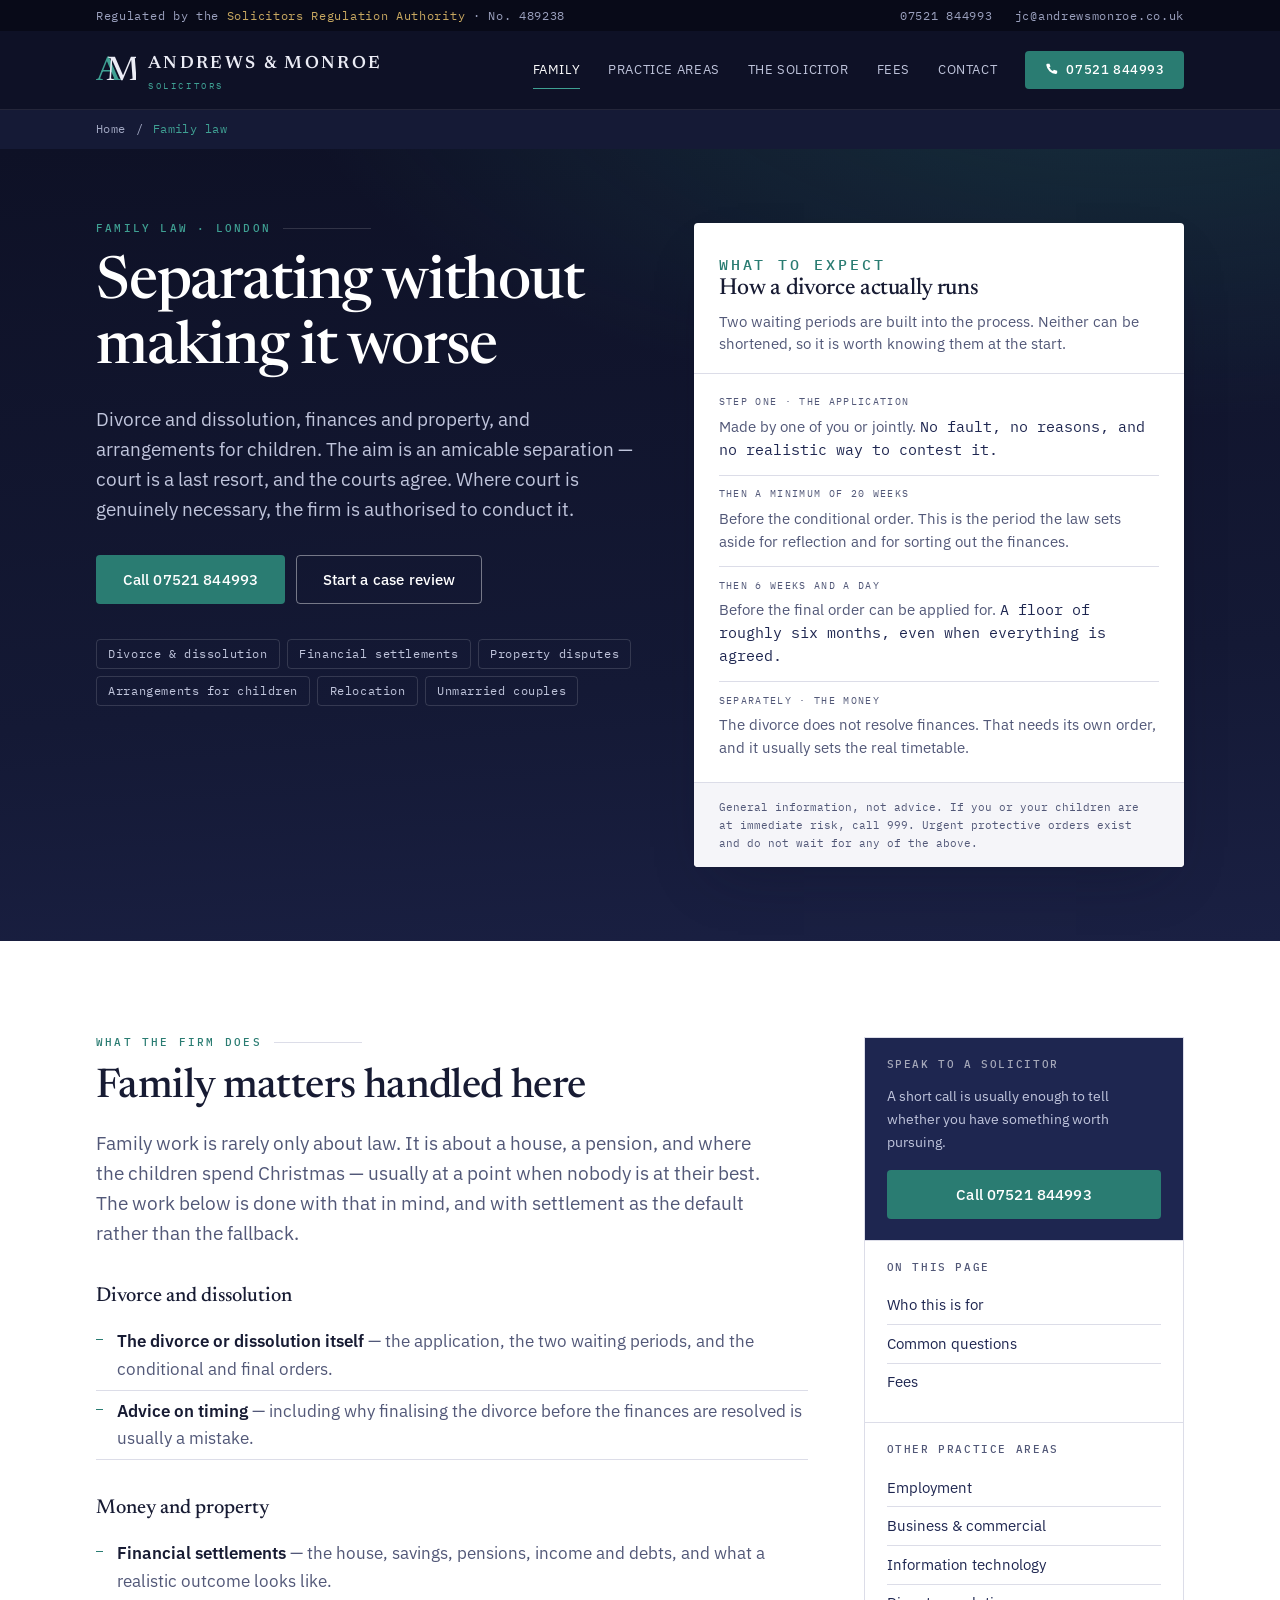
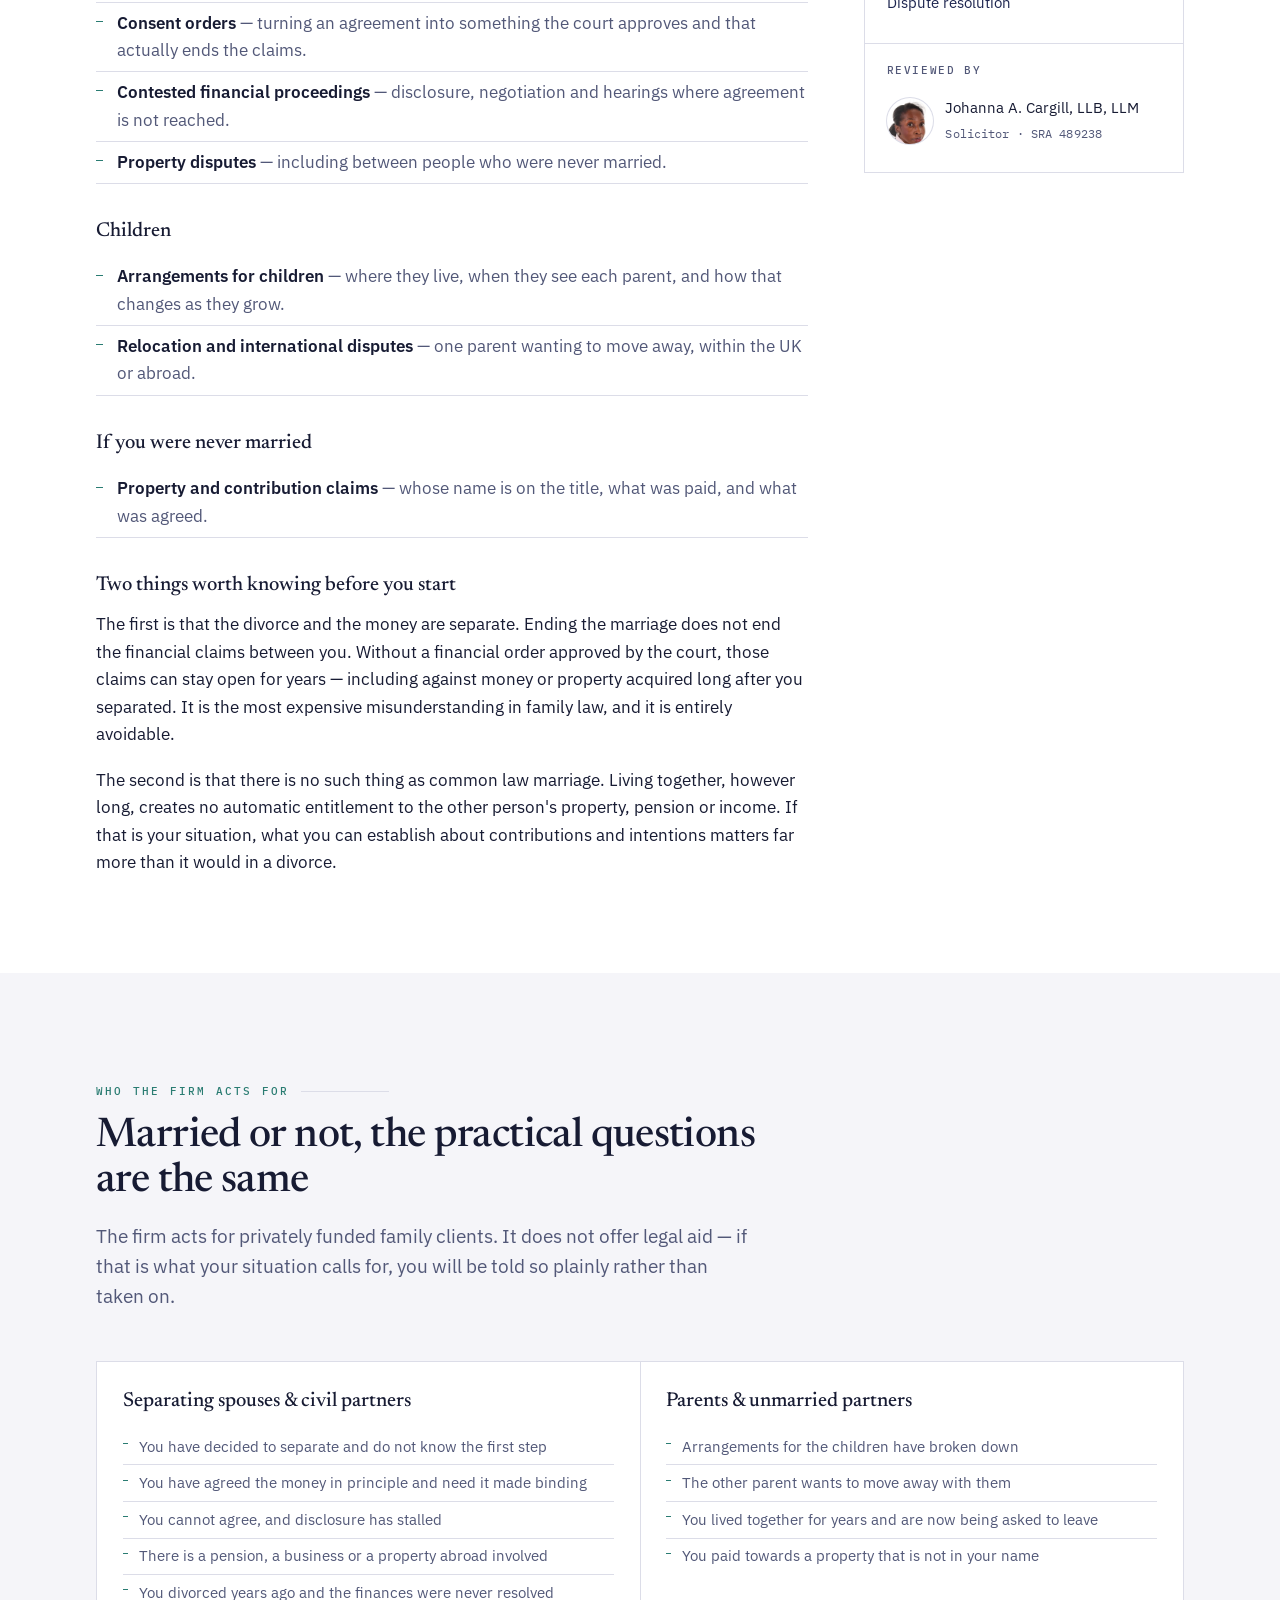
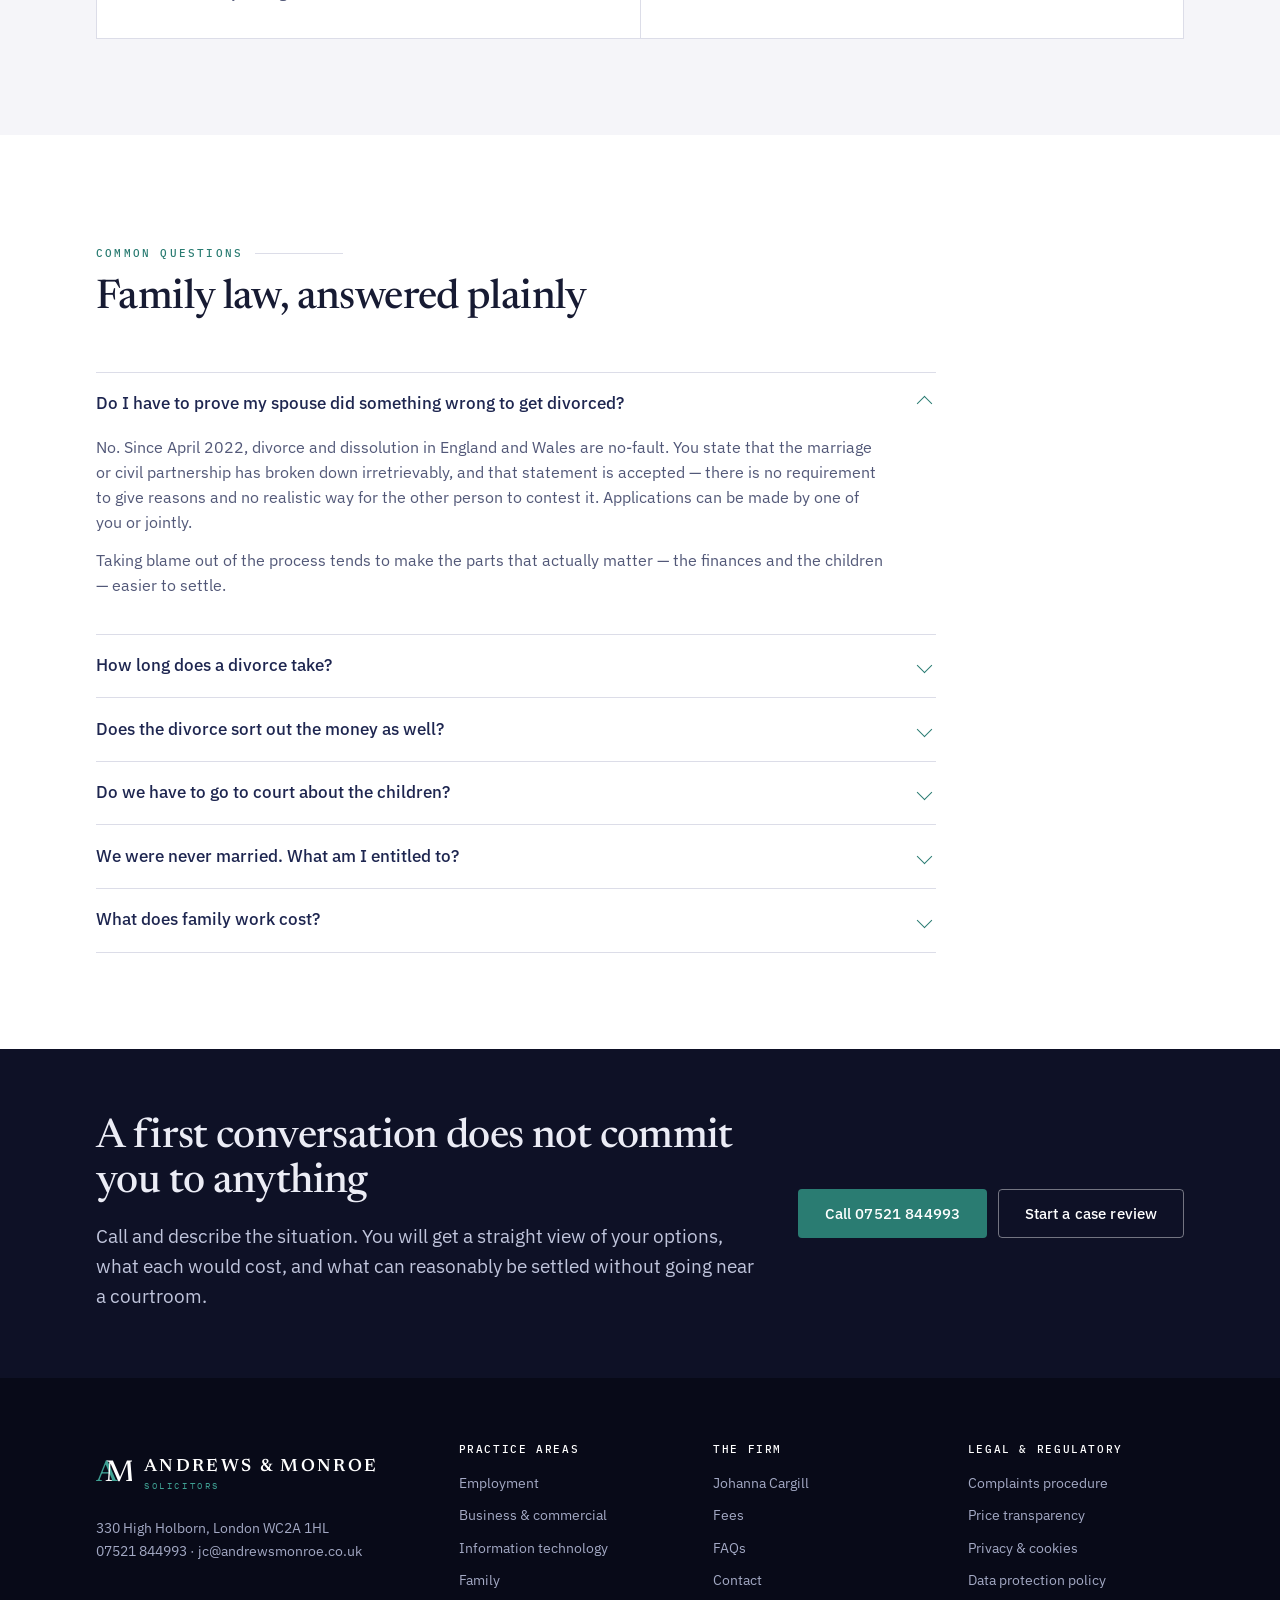
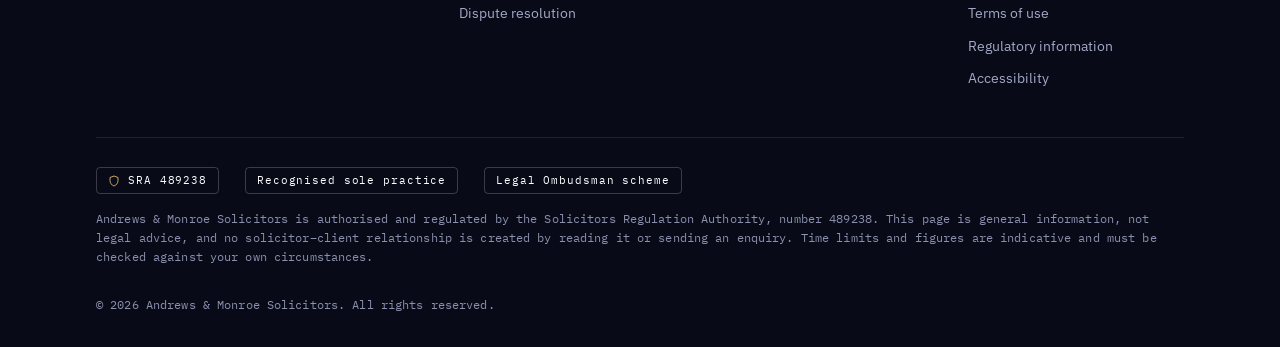
<file: family.html>
<!DOCTYPE html>
<html lang="en-GB">
<head>
<meta charset="utf-8">
<meta name="viewport" content="width=device-width, initial-scale=1">
<title>Family Solicitors in London | Andrews &amp; Monroe Solicitors</title>
<meta name="description" content="London family solicitors for divorce and dissolution, financial and property settlements, arrangements for children, relocation disputes and unmarried couples' rights. Call 07521 844993.">
<meta name="theme-color" content="#0E1126">
<link rel="canonical" href="https://julianshaw2000.github.io/andrews-monroe-demo/family.html">
<!-- PREVIEW BUILD. Not the production markup: added at deploy time so an
     unfinished site carrying unverified regulatory content is never indexed
     under the firm's name. Remove when the content is signed off. -->
<meta name="robots" content="noindex,nofollow">

<meta property="og:type" content="website">
<meta property="og:site_name" content="Andrews &amp; Monroe Solicitors">
<meta property="og:title" content="Family Solicitors in London — Andrews &amp; Monroe">
<meta property="og:description" content="Divorce and dissolution, finances and property, arrangements for children. The aim is an amicable separation; court is a last resort.">
<meta property="og:url" content="https://julianshaw2000.github.io/andrews-monroe-demo/family.html">
<meta property="og:image" content="https://julianshaw2000.github.io/andrews-monroe-demo/assets/og-image.png">
<meta property="og:image:width" content="1200">
<meta property="og:image:height" content="630">
<meta property="og:image:alt" content="Andrews &amp; Monroe Solicitors, London. Regulated by the SRA, number 489238.">
<meta name="twitter:card" content="summary_large_image">

<link rel="icon" href="assets/favicon.svg" type="image/svg+xml">
<!-- Preload only the two faces used above the fold on every page: body
     text and the h1. The rest are discovered from assets/site.css. -->
<link rel="preload" href="assets/fonts/ibm-plex-sans-vf-latin.woff2" as="font" type="font/woff2" crossorigin>
<link rel="preload" href="assets/fonts/newsreader-vf-latin.woff2" as="font" type="font/woff2" crossorigin>
<link rel="stylesheet" href="assets/site.css">

<script type="application/ld+json">
{
  "@context":"https://schema.org",
  "@graph":[
    {
      "@type":"Service",
      "name":"Family law services",
      "serviceType":"Family law",
      "provider":{"@type":"LegalService","name":"Andrews & Monroe Solicitors","telephone":"+447521844993","identifier":"SRA 489238","address":{"@type":"PostalAddress","streetAddress":"330 High Holborn","addressLocality":"London","postalCode":"WC2A 1HL","addressCountry":"GB"}},
      "areaServed":{"@type":"Country","name":"United Kingdom"},
      "audience":{"@type":"Audience","audienceType":"Separating couples, parents and unmarried partners"}
    },
    {
      "@type":"BreadcrumbList",
      "itemListElement":[
        {"@type":"ListItem","position":1,"name":"Home","item":"https://www.andrewsmonroe.co.uk/"},
        {"@type":"ListItem","position":2,"name":"Family law","item":"https://www.andrewsmonroe.co.uk/family"}
      ]
    },
    {
      "@type":"FAQPage",
      "mainEntity":[
        {"@type":"Question","name":"Do I have to prove my spouse did something wrong to get divorced?","acceptedAnswer":{"@type":"Answer","text":"No. Since April 2022 divorce and dissolution in England and Wales are no-fault. You state that the marriage or civil partnership has broken down irretrievably and that statement is accepted — there is no requirement to give reasons, and no realistic way for the other person to contest it. Applications can be made by one person or jointly. Removing blame from the process tends to make the parts that actually matter, the finances and the children, easier to settle."}},
        {"@type":"Question","name":"How long does a divorce take?","acceptedAnswer":{"@type":"Answer","text":"The process has two built-in waiting periods: a minimum of 20 weeks between the application and the conditional order, and a further 6 weeks and a day before the final order can be applied for. That sets a floor of roughly six months even where everything is agreed. In practice the financial settlement, not the divorce itself, is what determines the timetable — and it is usually unwise to finalise the divorce before the finances are resolved."}},
        {"@type":"Question","name":"Does the divorce sort out the money as well?","acceptedAnswer":{"@type":"Answer","text":"No, and this is the most costly misunderstanding in family law. Ending the marriage and resolving the finances are separate processes. Without a financial order approved by the court, financial claims between you can remain open for years — including claims against money or property acquired long after you separated. Where matters are agreed, that agreement is normally recorded in a consent order and sent to the court for approval."}},
        {"@type":"Question","name":"Do we have to go to court about the children?","acceptedAnswer":{"@type":"Answer","text":"Usually not, and the courts actively prefer that you do not. Most arrangements for children are agreed directly or through mediation, and before making most court applications you are normally required to attend a Mediation Information and Assessment Meeting to consider alternatives. Exemptions apply, including in cases involving domestic abuse. Court remains available where agreement is not possible or not safe."}},
        {"@type":"Question","name":"We were never married. What am I entitled to?","acceptedAnswer":{"@type":"Answer","text":"There is no such thing as common law marriage in England and Wales, however long you have lived together. Unmarried partners have no automatic claim on each other's property, pensions or income on separation. Claims usually turn instead on property law — whose name is on the title, what was contributed, and what was agreed or promised — which makes evidence of contributions and intentions unusually important."}},
        {"@type":"Question","name":"What does family work cost?","acceptedAnswer":{"@type":"Answer","text":"The standard hourly rate is £450. Court fees and other disbursements are billed on top — the divorce application fee alone is currently £612 — and any barrister's fee is agreed with you before it is incurred. The firm is not VAT registered, so no VAT is added to its fees, though disbursements may carry VAT charged by the supplier. Where finances are largely agreed, a financial remedy order commonly costs in the region of £5,000; where they are contested it can run much higher. The firm does not offer legal aid."}}
      ]
    }
  ]
}
</script>
</head>

<body>
<a class="skip" href="#main">Skip to main content</a>

<!-- role="region" so the SRA number and contact details are not
     orphaned outside every landmark on the page. -->
<div class="strip" role="region" aria-label="Regulatory and contact details">
  <div class="strip__in">
    <span>Regulated by the <b>Solicitors Regulation Authority</b> &middot; No. 489238</span>
    <span class="strip__right">
      <a href="tel:+447521844993">07521 844993</a>
      <a href="mailto:jc@andrewsmonroe.co.uk">jc@andrewsmonroe.co.uk</a>
    </span>
  </div>
</div>

<header class="bar">
  <div class="bar__in">
    <a class="brand" href="index.html" aria-label="Andrews and Monroe Solicitors — home">
      <svg class="mono-mark" width="40" height="34" viewBox="0 0 40 34" aria-hidden="true">
        <text x="0" y="27" font-size="34" fill="#3FA093">A</text>
        <text x="10" y="27" font-size="34" fill="currentColor">M</text>
      </svg>
      <span>
        <span class="brand__n">Andrews &amp; Monroe</span>
        <span class="brand__s">Solicitors</span>
      </span>
    </a>

    <button class="burger" id="burger" aria-expanded="false" aria-controls="nav" aria-label="Open menu"><i></i></button>

    <nav class="nav" id="nav" aria-label="Main">
      <a href="family.html" aria-current="page">Family</a>
      <a href="index.html#areas">Practice areas</a>
      <a href="index.html#bio">The solicitor</a>
      <a href="index.html#fees">Fees</a>
      <a href="index.html#contact">Contact</a>
      <a class="btn teal" href="tel:+447521844993">
        <svg width="13" height="13" viewBox="0 0 16 16" fill="currentColor" aria-hidden="true"><path d="M3.2 1h2.3l1.3 3.2-1.6 1a8.6 8.6 0 0 0 4.6 4.6l1-1.6L15 9.5v2.3c0 .9-.7 1.6-1.6 1.6A12.4 12.4 0 0 1 1.6 2.6C1.6 1.7 2.3 1 3.2 1Z"/></svg>
        07521 844993
      </a>
    </nav>
  </div>
</header>

<nav class="crumbs" aria-label="Breadcrumb">
  <ol>
    <li><a href="index.html">Home</a></li>
    <li aria-hidden="true">/</li>
    <li aria-current="page">Family law</li>
  </ol>
</nav>

<main id="main">

<!-- ============ PAGE HERO ============ -->
<section class="phero dark">
  <div class="shell phero__g">
    <div>
      <p class="kicker">Family law &middot; London</p>
      <h1>Separating without making it worse</h1>
      <p class="lede" style="margin-top:1.4rem">Divorce and dissolution, finances and property, and arrangements for
        children. The aim is an amicable separation — court is a last resort, and the courts agree. Where court is
        genuinely necessary, the firm is authorised to conduct it.</p>
      <div class="cta">
        <a class="btn teal" href="tel:+447521844993">Call 07521 844993</a>
        <a class="btn line" href="index.html#intake">Start a case review</a>
      </div>
      <ul class="chips">
        <li>Divorce &amp; dissolution</li><li>Financial settlements</li><li>Property disputes</li>
        <li>Arrangements for children</li><li>Relocation</li><li>Unmarried couples</li>
      </ul>
    </div>

    <!-- Static timeline. Deliberately not a date calculator: the
         statutory waits are fixed, but the real timetable is set by
         the financial settlement, and a countdown would imply a
         precision the process does not have. -->
    <div class="tool">
      <div class="tool__t">
        <p class="kicker" style="color:var(--teal)">What to expect</p>
        <h2>How a divorce actually runs</h2>
        <p>Two waiting periods are built into the process. Neither can be shortened, so it is worth knowing them at the
          start.</p>
      </div>
      <div class="tool__b">
        <ul class="facts">
          <li>
            <!-- TODO(verify): Divorce, Dissolution and Separation Act 2020 —
                 no-fault basis and the 20-week / 6-week-and-a-day periods. -->
            <b>Step one &middot; the application</b>
            <span>Made by one of you or jointly. <em>No fault, no reasons, and no realistic way to contest it.</em></span>
          </li>
          <li>
            <b>Then a minimum of 20 weeks</b>
            <span>Before the conditional order. This is the period the law sets aside for reflection and for sorting out the finances.</span>
          </li>
          <li>
            <b>Then 6 weeks and a day</b>
            <span>Before the final order can be applied for. <em>A floor of roughly six months, even when everything is agreed.</em></span>
          </li>
          <li>
            <b>Separately &middot; the money</b>
            <span>The divorce does not resolve finances. That needs its own order, and it usually sets the real timetable.</span>
          </li>
        </ul>
      </div>
      <div class="tool__f">
        <p>General information, not advice. If you or your children are at immediate risk, call 999. Urgent protective
          orders exist and do not wait for any of the above.</p>
      </div>
    </div>
  </div>
</section>

<!-- ============ MAIN BODY ============ -->
<section class="band white">
  <div class="shell split">
    <div class="prose rv">
      <p class="kicker">What the firm does</p>
      <h2>Family matters handled here</h2>
      <p class="lede" style="margin-top:1.1rem">Family work is rarely only about law. It is about a house, a pension,
        and where the children spend Christmas — usually at a point when nobody is at their best. The work below is
        done with that in mind, and with settlement as the default rather than the fallback.</p>

      <h3>Divorce and dissolution</h3>
      <ul>
        <li><strong>The divorce or dissolution itself</strong> — the application, the two waiting periods, and the conditional and final orders.</li>
        <li><strong>Advice on timing</strong> — including why finalising the divorce before the finances are resolved is usually a mistake.</li>
      </ul>

      <h3>Money and property</h3>
      <ul>
        <li><strong>Financial settlements</strong> — the house, savings, pensions, income and debts, and what a realistic outcome looks like.</li>
        <li><strong>Consent orders</strong> — turning an agreement into something the court approves and that actually ends the claims.</li>
        <li><strong>Contested financial proceedings</strong> — disclosure, negotiation and hearings where agreement is not reached.</li>
        <li><strong>Property disputes</strong> — including between people who were never married.</li>
      </ul>

      <h3>Children</h3>
      <ul>
        <li><strong>Arrangements for children</strong> — where they live, when they see each parent, and how that changes as they grow.</li>
        <li><strong>Relocation and international disputes</strong> — one parent wanting to move away, within the UK or abroad.</li>
      </ul>

      <h3>If you were never married</h3>
      <ul>
        <li><strong>Property and contribution claims</strong> — whose name is on the title, what was paid, and what was agreed.</li>
      </ul>

      <h3>Two things worth knowing before you start</h3>
      <p>The first is that the divorce and the money are separate. Ending the marriage does not end the financial
        claims between you. Without a financial order approved by the court, those claims can stay open for years —
        including against money or property acquired long after you separated. It is the most expensive
        misunderstanding in family law, and it is entirely avoidable.</p>
      <p>The second is that there is no such thing as common law marriage. Living together, however long, creates no
        automatic entitlement to the other person's property, pension or income. If that is your situation, what you
        can establish about contributions and intentions matters far more than it would in a divorce.</p>
    </div>

    <aside class="aside rv">
      <div class="call">
        <h3>Speak to a solicitor</h3>
        <p>A short call is usually enough to tell whether you have something worth pursuing.</p>
        <a class="btn teal full" href="tel:+447521844993">Call 07521 844993</a>
      </div>
      <div>
        <h3>On this page</h3>
        <ul>
          <li><a href="#who">Who this is for</a></li>
          <li><a href="#faq">Common questions</a></li>
          <li><a href="index.html#fees">Fees</a></li>
        </ul>
      </div>
      <div>
        <h3>Other practice areas</h3>
        <ul>
          <li><a href="employment.html">Employment</a></li>
          <li><a href="commercial.html">Business &amp; commercial</a></li>
          <li><a href="technology.html">Information technology</a></li>
          <li><a href="disputes.html">Dispute resolution</a></li>
        </ul>
      </div>
      <div>
        <h3>Reviewed by</h3>
        <ul>
          <li class="byline">
            <img src="assets/johanna-cargill-avatar.webp" width="240" height="240" loading="lazy" decoding="async" alt="">
            <span>Johanna A. Cargill, LLB, LLM<br><span class="micro">Solicitor &middot; SRA 489238</span></span>
          </li>
        </ul>
      </div>
    </aside>
  </div>
</section>

<!-- ============ TWO AUDIENCES ============ -->
<section class="band paper" id="who">
  <div class="shell">
    <div class="head rv">
      <p class="kicker">Who the firm acts for</p>
      <h2>Married or not, the practical questions are the same</h2>
      <p class="lede">The firm acts for privately funded family clients. It does not offer legal aid — if that is what
        your situation calls for, you will be told so plainly rather than taken on.</p>
    </div>
    <div class="who rv">
      <div>
        <h3>Separating spouses &amp; civil partners</h3>
        <ul>
          <li>You have decided to separate and do not know the first step</li>
          <li>You have agreed the money in principle and need it made binding</li>
          <li>You cannot agree, and disclosure has stalled</li>
          <li>There is a pension, a business or a property abroad involved</li>
          <li>You divorced years ago and the finances were never resolved</li>
        </ul>
      </div>
      <div>
        <h3>Parents &amp; unmarried partners</h3>
        <ul>
          <li>Arrangements for the children have broken down</li>
          <li>The other parent wants to move away with them</li>
          <li>You lived together for years and are now being asked to leave</li>
          <li>You paid towards a property that is not in your name</li>
        </ul>
      </div>
    </div>
  </div>
</section>

<!-- ============ FAQ ============ -->
<section class="band white" id="faq">
  <div class="shell">
    <div class="head rv">
      <p class="kicker">Common questions</p>
      <h2>Family law, answered plainly</h2>
    </div>
    <div class="faq rv">
      <details open>
        <summary>Do I have to prove my spouse did something wrong to get divorced?</summary>
        <div class="faq__a">
          <!-- TODO(verify): no-fault regime under the Divorce, Dissolution and Separation Act 2020 -->
          <p>No. Since April 2022, divorce and dissolution in England and Wales are no-fault. You state that the
            marriage or civil partnership has broken down irretrievably, and that statement is accepted — there is no
            requirement to give reasons and no realistic way for the other person to contest it. Applications can be
            made by one of you or jointly.</p>
          <p>Taking blame out of the process tends to make the parts that actually matter — the finances and the
            children — easier to settle.</p>
        </div>
      </details>
      <details>
        <summary>How long does a divorce take?</summary>
        <div class="faq__a">
          <!-- TODO(verify): 20-week and 6-week-and-a-day statutory periods -->
          <p>The process has two built-in waiting periods: a minimum of <strong>20 weeks</strong> between the
            application and the conditional order, and a further <strong>6 weeks and a day</strong> before the final
            order can be applied for. That sets a floor of roughly six months even where everything is agreed.</p>
          <p>In practice it is the financial settlement, not the divorce, that determines the real timetable — and it is
            usually unwise to finalise the divorce before the finances are resolved.</p>
        </div>
      </details>
      <details>
        <summary>Does the divorce sort out the money as well?</summary>
        <div class="faq__a">
          <p>No, and this is the most costly misunderstanding in family law. Ending the marriage and resolving the
            finances are separate processes.</p>
          <p>Without a financial order approved by the court, financial claims between you can remain open for years,
            including claims against money or property acquired long after you separated. Where matters are agreed,
            that agreement is normally recorded in a consent order and sent to the court for approval.</p>
        </div>
      </details>
      <details>
        <summary>Do we have to go to court about the children?</summary>
        <div class="faq__a">
          <!-- TODO(verify): MIAM requirement and its exemptions -->
          <p>Usually not, and the courts actively prefer that you do not. Most arrangements for children are agreed
            directly or through mediation, and before making most court applications you are normally required to
            attend a Mediation Information and Assessment Meeting to consider the alternatives.</p>
          <p>Exemptions apply, including in cases involving domestic abuse. Court remains available where agreement is
            not possible, or not safe.</p>
        </div>
      </details>
      <details>
        <summary>We were never married. What am I entitled to?</summary>
        <div class="faq__a">
          <p>There is no such thing as common law marriage in England and Wales, however long you have lived together.
            Unmarried partners have no automatic claim on each other's property, pensions or income on separation.</p>
          <p>Claims usually turn instead on property law — whose name is on the title, what was contributed, and what
            was agreed or promised — which makes evidence of contributions and intentions unusually important.</p>
        </div>
      </details>
      <details>
        <summary>What does family work cost?</summary>
        <div class="faq__a">
          <p>The standard hourly rate is £450. Court fees and other disbursements are billed on top — the divorce
            application fee alone is currently £612 — and any barrister's fee is agreed with you before it is
            incurred. The firm is not VAT registered, so no VAT is added to its fees, though disbursements may carry VAT charged by the supplier.</p>
          <p>Where the finances are largely agreed, a financial remedy order commonly costs in the region of £5,000.
            Where they are contested it runs considerably higher, and where everything is argued it can reach several
            times that. You are told which of those your case looks like, early.</p>
          <p>The firm does not offer legal aid. Your own written estimate comes before work starts.
            <a href="index.html#fees" style="color:var(--teal-deep)">Full price transparency</a>.</p>
        </div>
      </details>
    </div>
  </div>
</section>

<!-- ============ END CTA ============ -->
<section class="band ink dark slim">
  <div class="shell endcta rv">
    <div>
      <h2>A first conversation does not commit you to anything</h2>
      <p class="lede" style="margin-top:1rem">Call and describe the situation. You will get a straight view of your
        options, what each would cost, and what can reasonably be settled without going near a courtroom.</p>
    </div>
    <div class="row">
      <a class="btn teal" href="tel:+447521844993">Call 07521 844993</a>
      <a class="btn line" href="index.html#intake">Start a case review</a>
    </div>
  </div>
</section>

</main>

<footer class="foot">
  <div class="shell">
    <div class="foot__g">
      <div class="foot__b">
        <a class="brand" href="index.html" style="color:#fff">
          <svg class="mono-mark" width="36" height="30" viewBox="0 0 40 34" aria-hidden="true">
            <text x="0" y="27" font-size="34" fill="#3FA093">A</text>
            <text x="10" y="27" font-size="34" fill="#ffffff">M</text>
          </svg>
          <span><span class="brand__n">Andrews &amp; Monroe</span><span class="brand__s">Solicitors</span></span>
        </a>
        <!-- Address confirmed by the client, 12 Aug 2026: High Holborn is correct.
             The 22 Upper Ground address on the old data protection policy is wrong
             and should be corrected there. -->
        <p>330 High Holborn, London WC2A 1HL<br>
          <a href="tel:+447521844993">07521 844993</a> &middot;
          <a href="mailto:jc@andrewsmonroe.co.uk">jc@andrewsmonroe.co.uk</a></p>
      </div>

      <div>
        <h2>Practice areas</h2>
        <ul>
          <li><a href="employment.html">Employment</a></li>
          <li><a href="commercial.html">Business &amp; commercial</a></li>
          <li><a href="technology.html">Information technology</a></li>
          <li><a href="family.html">Family</a></li>
          <li><a href="disputes.html">Dispute resolution</a></li>
        </ul>
      </div>

      <div>
        <h2>The firm</h2>
        <ul>
          <li><a href="index.html#bio">Johanna Cargill</a></li>
          <li><a href="index.html#fees">Fees</a></li>
          <li><a href="index.html#faq">FAQs</a></li>
          <li><a href="index.html#contact">Contact</a></li>
        </ul>
      </div>

      <div>
        <h2>Legal &amp; regulatory</h2>
        <ul>
          <li><a href="complaints.html">Complaints procedure</a></li>
          <li><a href="index.html#fees">Price transparency</a></li>
          <li><a href="privacy.html">Privacy &amp; cookies</a></li>
          <li><a href="data-protection.html">Data protection policy</a></li>
          <li><a href="terms.html">Terms of use</a></li>
          <li><a href="regulatory.html">Regulatory information</a></li>
          <li><a href="accessibility.html">Accessibility</a></li>
        </ul>
      </div>
    </div>

    <div class="foot__law">
      <div class="foot__row">
        <span class="badge">
          <svg width="12" height="12" viewBox="0 0 24 24" fill="none" stroke="currentColor" stroke-width="2"><path d="M12 2 4 5v6c0 5 3.4 9.4 8 11 4.6-1.6 8-6 8-11V5l-8-3Z"/></svg>
          SRA 489238
        </span>
        <span class="badge">Recognised sole practice</span>
        <span class="badge">Legal Ombudsman scheme</span>
      </div>
      <p class="micro">Andrews &amp; Monroe Solicitors is authorised and regulated by the Solicitors Regulation
        Authority, number 489238. This page is general information, not legal advice, and no solicitor–client
        relationship is created by reading it or sending an enquiry. Time limits and figures are indicative and must be
        checked against your own circumstances.</p>
      <p class="micro">&copy; <span id="yr">2026</span> Andrews &amp; Monroe Solicitors. All rights reserved.</p>
    </div>
  </div>
</footer>

<nav class="dock" aria-label="Quick contact">
  <a class="d1" href="tel:+447521844993">
    <svg width="15" height="15" viewBox="0 0 16 16" fill="currentColor" aria-hidden="true"><path d="M3.2 1h2.3l1.3 3.2-1.6 1a8.6 8.6 0 0 0 4.6 4.6l1-1.6L15 9.5v2.3c0 .9-.7 1.6-1.6 1.6A12.4 12.4 0 0 1 1.6 2.6C1.6 1.7 2.3 1 3.2 1Z"/></svg>
    Call now
  </a>
  <a class="d2" href="index.html#intake">
    <svg width="15" height="15" viewBox="0 0 24 24" fill="none" stroke="currentColor" stroke-width="2" aria-hidden="true"><path d="M21 15a2 2 0 0 1-2 2H7l-4 4V5a2 2 0 0 1 2-2h14a2 2 0 0 1 2 2Z"/></svg>
    Case review
  </a>
</nav>

<script src="assets/site.js"></script>
</body>
</html>
</file>
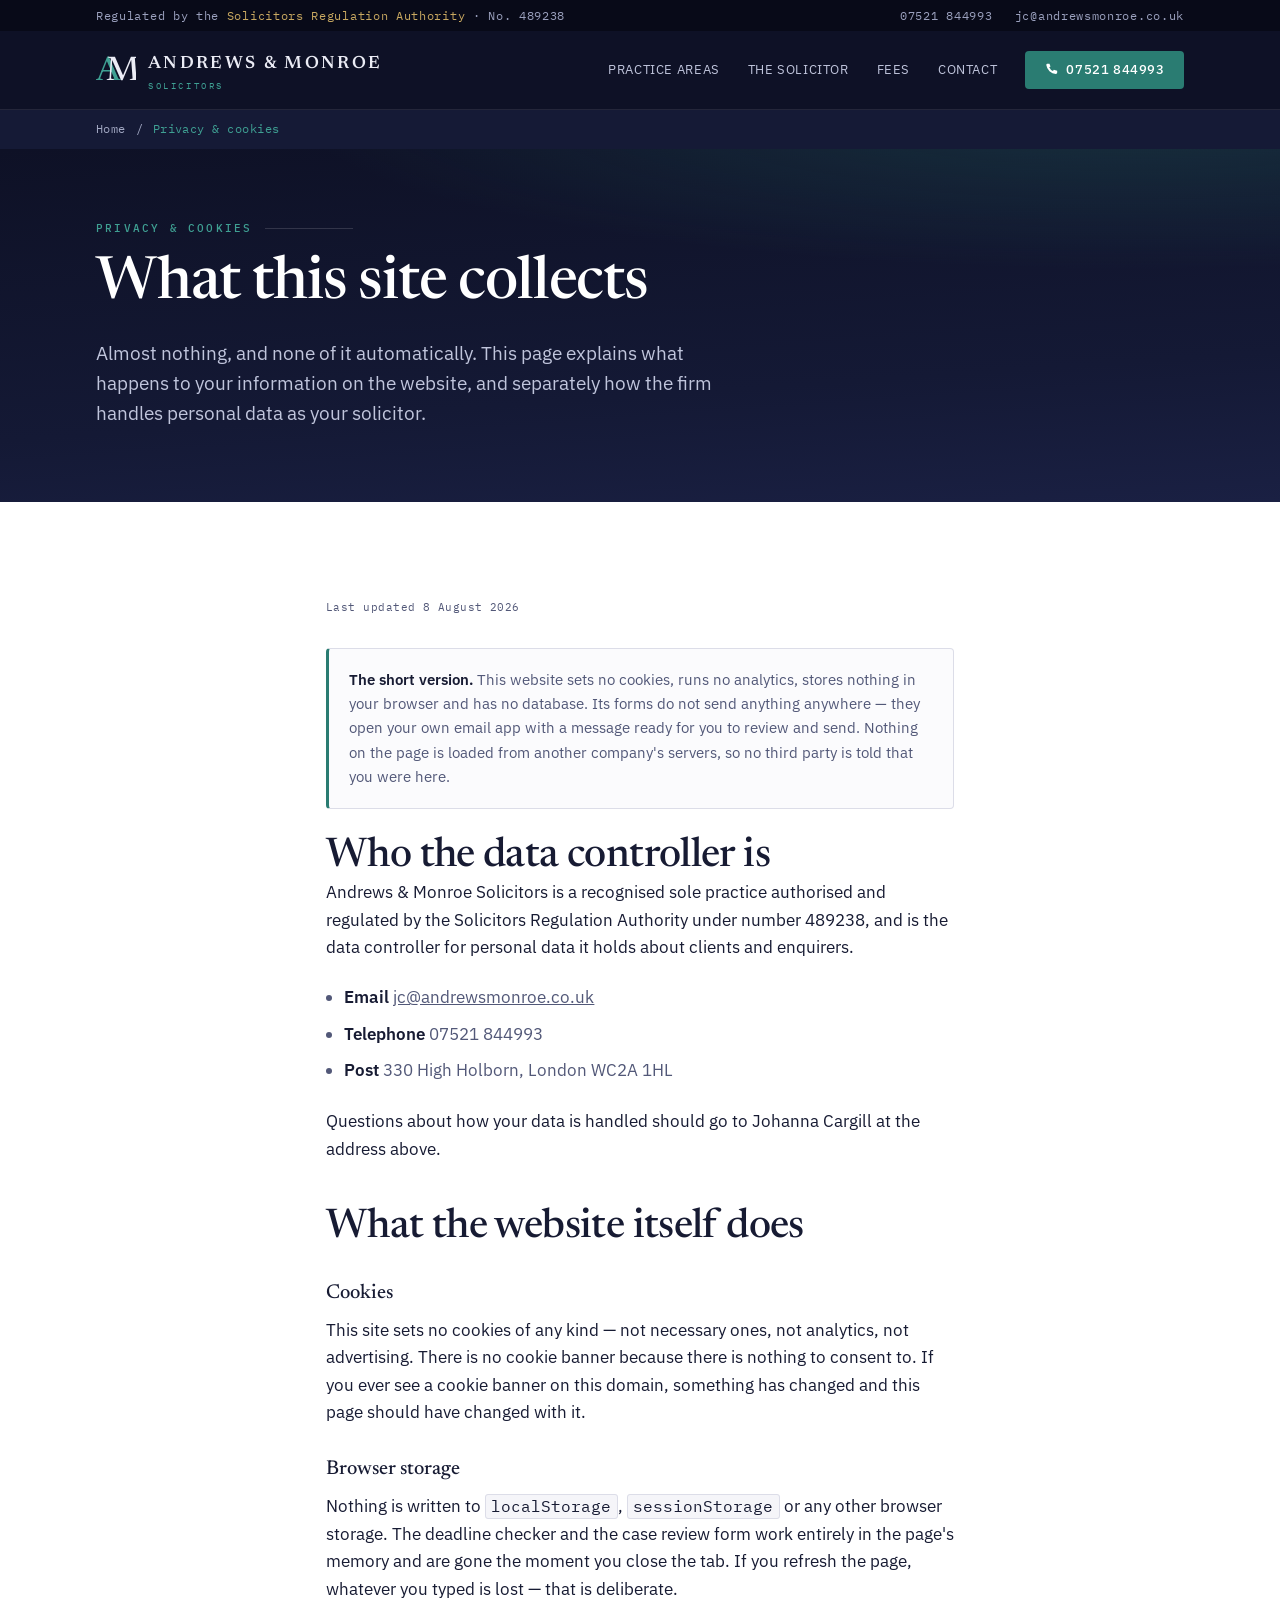
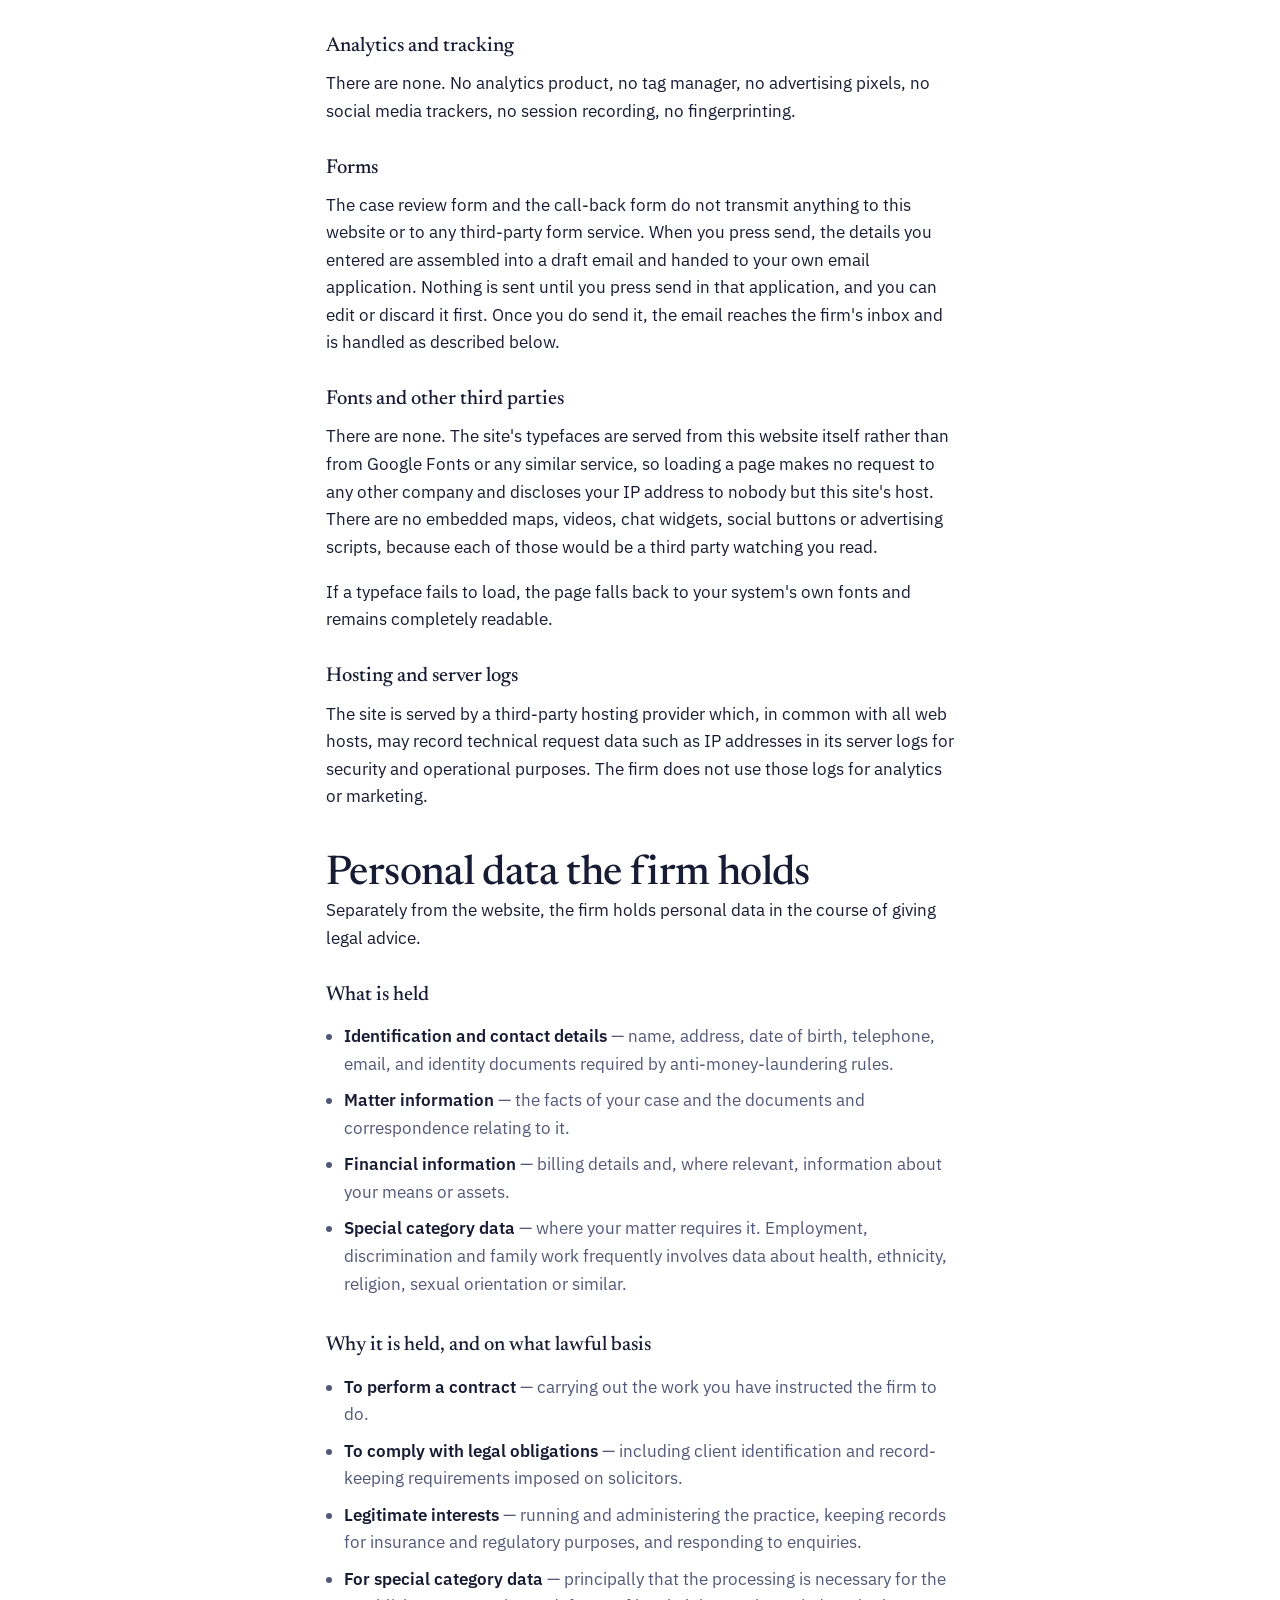
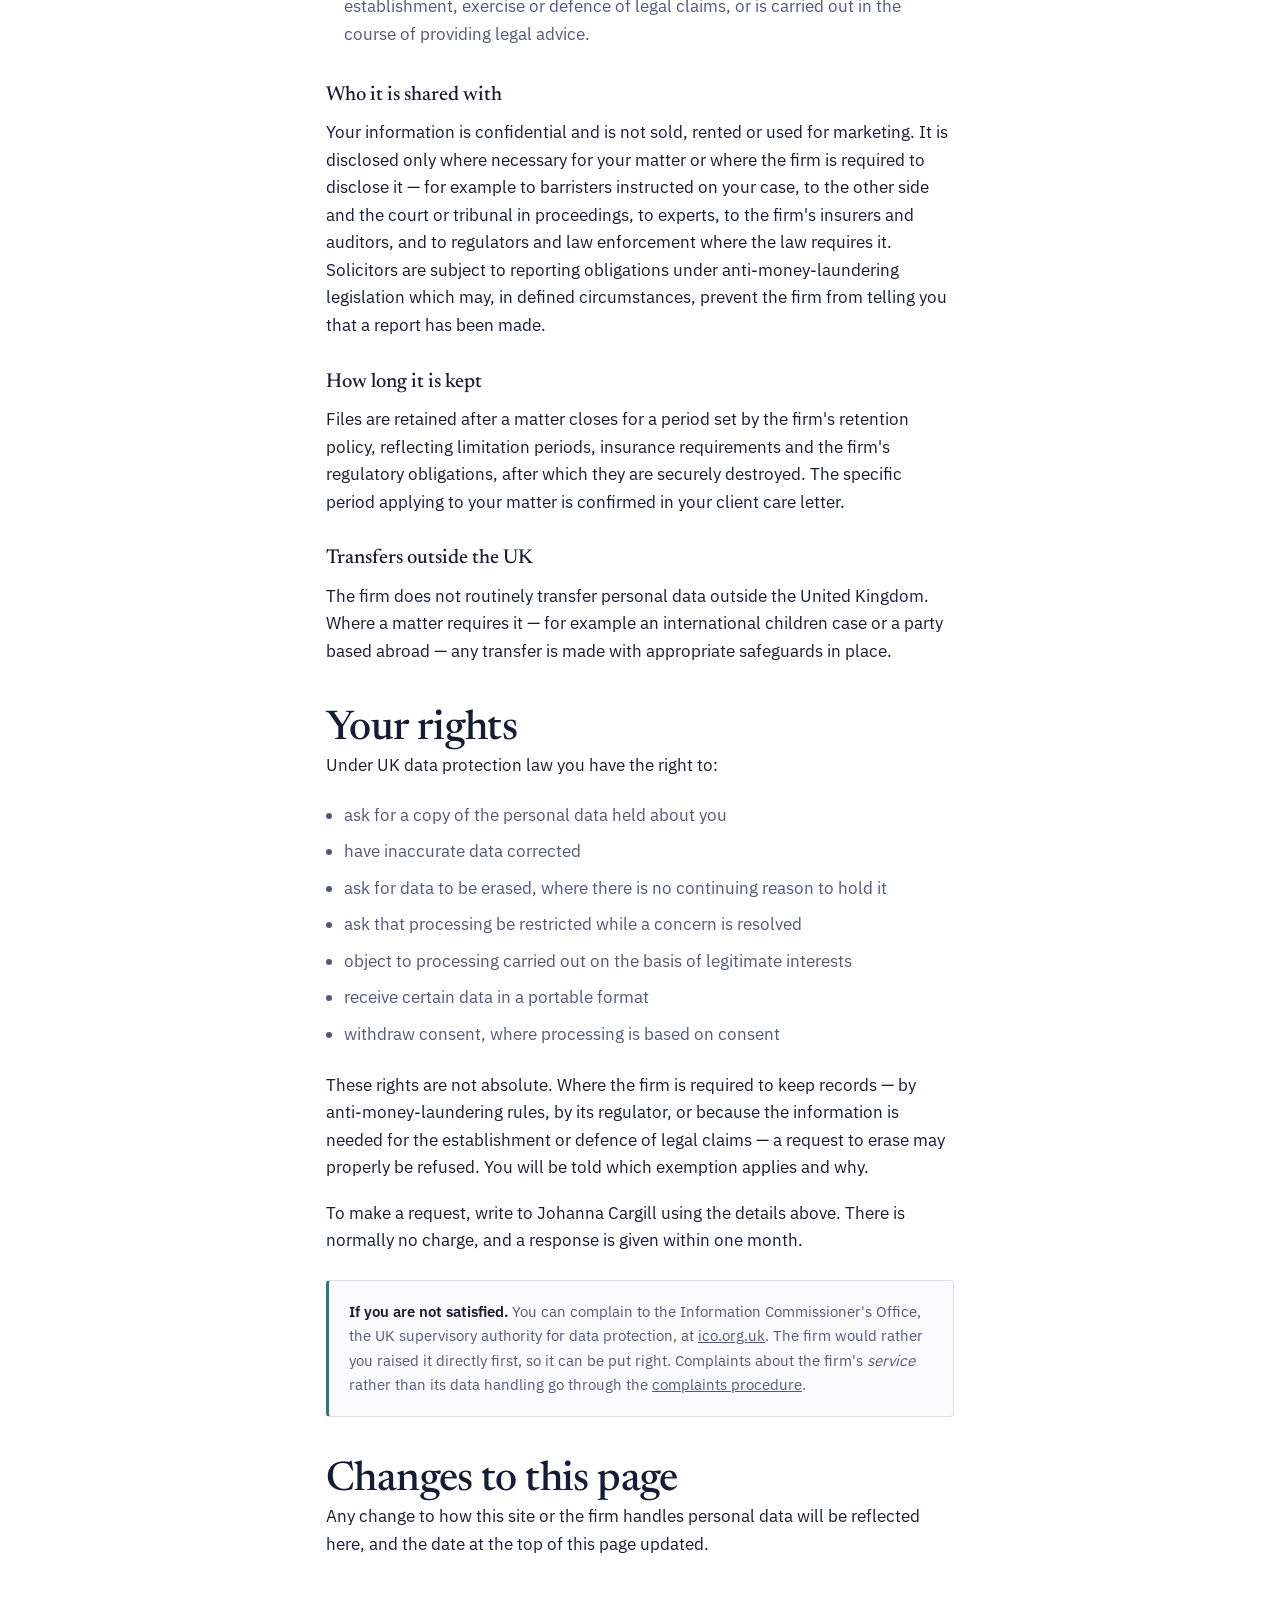
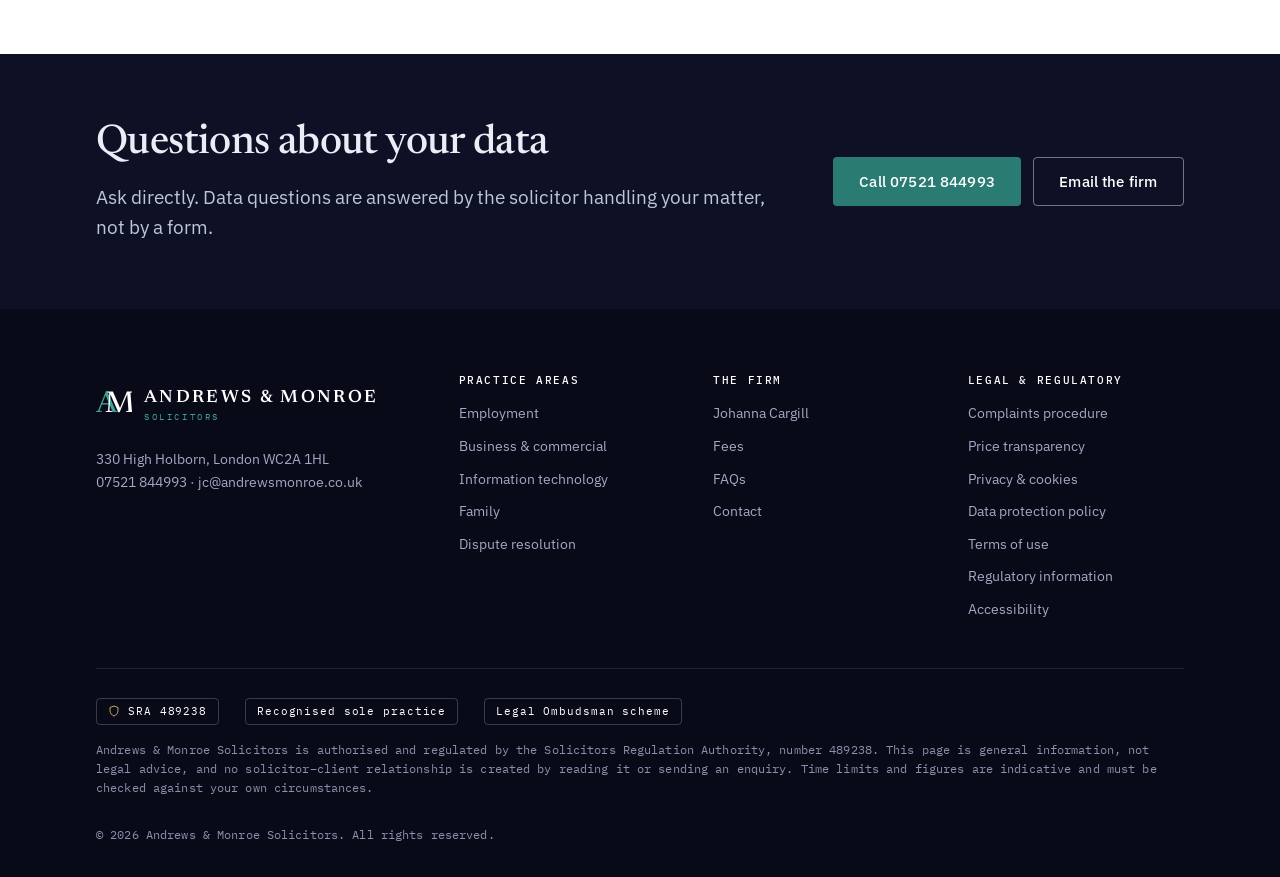
<file: privacy.html>
<!DOCTYPE html>
<html lang="en-GB">
<head>
<meta charset="utf-8">
<meta name="viewport" content="width=device-width, initial-scale=1">
<title>Privacy &amp; Cookies | Andrews &amp; Monroe Solicitors</title>
<meta name="description" content="How Andrews &amp; Monroe Solicitors handles personal data under UK GDPR, what this website does and does not collect, and your rights as a data subject.">
<meta name="theme-color" content="#0E1126">
<link rel="canonical" href="https://julianshaw2000.github.io/andrews-monroe-demo/privacy.html">
<!-- PREVIEW BUILD. Not the production markup: added at deploy time so an
     unfinished site carrying unverified regulatory content is never indexed
     under the firm's name. Remove when the content is signed off. -->
<meta name="robots" content="noindex,nofollow">

<meta property="og:type" content="website">
<meta property="og:site_name" content="Andrews &amp; Monroe Solicitors">
<meta property="og:title" content="Privacy &amp; Cookies — Andrews &amp; Monroe Solicitors">
<meta property="og:description" content="What this website collects (almost nothing), how the firm handles personal data under UK GDPR, and your rights.">
<meta property="og:url" content="https://julianshaw2000.github.io/andrews-monroe-demo/privacy.html">
<meta property="og:image" content="https://julianshaw2000.github.io/andrews-monroe-demo/assets/og-image.png">
<meta property="og:image:width" content="1200">
<meta property="og:image:height" content="630">
<meta property="og:image:alt" content="Andrews &amp; Monroe Solicitors, London. Regulated by the SRA, number 489238.">
<meta name="twitter:card" content="summary_large_image">

<link rel="icon" href="assets/favicon.svg" type="image/svg+xml">
<!-- Preload only the two faces used above the fold on every page: body
     text and the h1. The rest are discovered from assets/site.css. -->
<link rel="preload" href="assets/fonts/ibm-plex-sans-vf-latin.woff2" as="font" type="font/woff2" crossorigin>
<link rel="preload" href="assets/fonts/newsreader-vf-latin.woff2" as="font" type="font/woff2" crossorigin>
<link rel="stylesheet" href="assets/site.css">

<script type="application/ld+json">
{
  "@context":"https://schema.org",
  "@graph":[
    {
      "@type":"WebPage",
      "name":"Privacy & Cookies",
      "description":"How Andrews & Monroe Solicitors handles personal data under UK GDPR.",
      "url":"https://www.andrewsmonroe.co.uk/privacy",
      "publisher":{"@type":"LegalService","name":"Andrews & Monroe Solicitors","identifier":"SRA 489238"}
    },
    {
      "@type":"BreadcrumbList",
      "itemListElement":[
        {"@type":"ListItem","position":1,"name":"Home","item":"https://www.andrewsmonroe.co.uk/"},
        {"@type":"ListItem","position":2,"name":"Privacy & cookies","item":"https://www.andrewsmonroe.co.uk/privacy"}
      ]
    }
  ]
}
</script>
</head>

<body>
<a class="skip" href="#main">Skip to main content</a>

<!-- role="region" so the SRA number and contact details are not
     orphaned outside every landmark on the page. -->
<div class="strip" role="region" aria-label="Regulatory and contact details">
  <div class="strip__in">
    <span>Regulated by the <b>Solicitors Regulation Authority</b> &middot; No. 489238</span>
    <span class="strip__right">
      <a href="tel:+447521844993">07521 844993</a>
      <a href="mailto:jc@andrewsmonroe.co.uk">jc@andrewsmonroe.co.uk</a>
    </span>
  </div>
</div>

<header class="bar">
  <div class="bar__in">
    <a class="brand" href="index.html" aria-label="Andrews and Monroe Solicitors — home">
      <svg class="mono-mark" width="40" height="34" viewBox="0 0 40 34" aria-hidden="true">
        <text x="0" y="27" font-size="34" fill="#3FA093">A</text>
        <text x="10" y="27" font-size="34" fill="currentColor">M</text>
      </svg>
      <span>
        <span class="brand__n">Andrews &amp; Monroe</span>
        <span class="brand__s">Solicitors</span>
      </span>
    </a>

    <button class="burger" id="burger" aria-expanded="false" aria-controls="nav" aria-label="Open menu"><i></i></button>

    <nav class="nav" id="nav" aria-label="Main">
      <a href="index.html#areas">Practice areas</a>
      <a href="index.html#bio">The solicitor</a>
      <a href="index.html#fees">Fees</a>
      <a href="index.html#contact">Contact</a>
      <a class="btn teal" href="tel:+447521844993">
        <svg width="13" height="13" viewBox="0 0 16 16" fill="currentColor" aria-hidden="true"><path d="M3.2 1h2.3l1.3 3.2-1.6 1a8.6 8.6 0 0 0 4.6 4.6l1-1.6L15 9.5v2.3c0 .9-.7 1.6-1.6 1.6A12.4 12.4 0 0 1 1.6 2.6C1.6 1.7 2.3 1 3.2 1Z"/></svg>
        07521 844993
      </a>
    </nav>
  </div>
</header>

<nav class="crumbs" aria-label="Breadcrumb">
  <ol>
    <li><a href="index.html">Home</a></li>
    <li aria-hidden="true">/</li>
    <li aria-current="page">Privacy &amp; cookies</li>
  </ol>
</nav>

<main id="main">

<section class="phero dark">
  <div class="shell">
    <p class="kicker">Privacy &amp; cookies</p>
    <h1>What this site collects</h1>
    <p class="lede" style="margin-top:1.3rem;max-width:58ch">Almost nothing, and none of it automatically. This page
      explains what happens to your information on the website, and separately how the firm handles personal data as
      your solicitor.</p>
  </div>
</section>

<section class="band white">
  <div class="shell legal rv">
    <!-- TODO(verify): set this to the real publication date at launch -->
    <p class="updated">Last updated 8 August 2026</p>

    <div class="box">
      <p><strong>The short version.</strong> This website sets no cookies, runs no analytics, stores nothing in your
        browser and has no database. Its forms do not send anything anywhere — they open your own email app with a
        message ready for you to review and send. Nothing on the page is loaded from another company's servers, so no
        third party is told that you were here.</p>
    </div>

    <h2>Who the data controller is</h2>
    <p>Andrews &amp; Monroe Solicitors is a recognised sole practice authorised and regulated by the Solicitors
      Regulation Authority under number 489238, and is the data controller for personal data it holds about clients
      and enquirers.</p>
    <ul>
      <li><strong>Email</strong> <a href="mailto:jc@andrewsmonroe.co.uk">jc@andrewsmonroe.co.uk</a></li>
      <li><strong>Telephone</strong> 07521 844993</li>
      <!-- Address confirmed by the client, 12 Aug 2026: High Holborn is correct. -->
      <li><strong>Post</strong> 330 High Holborn, London WC2A 1HL</li>
    </ul>
    <!-- TODO(verify): confirm whether the firm is registered with the ICO and pays
         the data protection fee, and publish the registration number here. -->
    <p>Questions about how your data is handled should go to Johanna Cargill at the address above.</p>

    <h2>What the website itself does</h2>

    <h3>Cookies</h3>
    <p>This site sets no cookies of any kind — not necessary ones, not analytics, not advertising. There is no cookie
      banner because there is nothing to consent to. If you ever see a cookie banner on this domain, something has
      changed and this page should have changed with it.</p>

    <h3>Browser storage</h3>
    <p>Nothing is written to <code>localStorage</code>, <code>sessionStorage</code> or any other browser storage. The
      deadline checker and the case review form work entirely in the page's memory and are gone the moment you close
      the tab. If you refresh the page, whatever you typed is lost — that is deliberate.</p>

    <h3>Analytics and tracking</h3>
    <p>There are none. No analytics product, no tag manager, no advertising pixels, no social media trackers, no
      session recording, no fingerprinting.</p>

    <h3>Forms</h3>
    <p>The case review form and the call-back form do not transmit anything to this website or to any third-party form
      service. When you press send, the details you entered are assembled into a draft email and handed to your own
      email application. Nothing is sent until you press send in that application, and you can edit or discard it
      first. Once you do send it, the email reaches the firm's inbox and is handled as described below.</p>

    <h3>Fonts and other third parties</h3>
    <p>There are none. The site's typefaces are served from this website itself rather than from Google Fonts or any
      similar service, so loading a page makes no request to any other company and discloses your IP address to nobody
      but this site's host. There are no embedded maps, videos, chat widgets, social buttons or advertising scripts,
      because each of those would be a third party watching you read.</p>
    <p>If a typeface fails to load, the page falls back to your system's own fonts and remains completely readable.</p>

    <h3>Hosting and server logs</h3>
    <!-- TODO(verify): confirm the hosting provider and its log retention period
         once deployment is settled, then name the provider here. -->
    <p>The site is served by a third-party hosting provider which, in common with all web hosts, may record technical
      request data such as IP addresses in its server logs for security and operational purposes. The firm does not
      use those logs for analytics or marketing.</p>

    <h2>Personal data the firm holds</h2>
    <p>Separately from the website, the firm holds personal data in the course of giving legal advice.</p>

    <h3>What is held</h3>
    <ul>
      <li><strong>Identification and contact details</strong> — name, address, date of birth, telephone, email, and identity documents required by anti-money-laundering rules.</li>
      <li><strong>Matter information</strong> — the facts of your case and the documents and correspondence relating to it.</li>
      <li><strong>Financial information</strong> — billing details and, where relevant, information about your means or assets.</li>
      <li><strong>Special category data</strong> — where your matter requires it. Employment, discrimination and family work frequently involves data about health, ethnicity, religion, sexual orientation or similar.</li>
    </ul>

    <h3>Why it is held, and on what lawful basis</h3>
    <ul>
      <li><strong>To perform a contract</strong> — carrying out the work you have instructed the firm to do.</li>
      <li><strong>To comply with legal obligations</strong> — including client identification and record-keeping requirements imposed on solicitors.</li>
      <li><strong>Legitimate interests</strong> — running and administering the practice, keeping records for insurance and regulatory purposes, and responding to enquiries.</li>
      <li><strong>For special category data</strong> — principally that the processing is necessary for the establishment, exercise or defence of legal claims, or is carried out in the course of providing legal advice.</li>
    </ul>

    <h3>Who it is shared with</h3>
    <p>Your information is confidential and is not sold, rented or used for marketing. It is disclosed only where
      necessary for your matter or where the firm is required to disclose it — for example to barristers instructed on
      your case, to the other side and the court or tribunal in proceedings, to experts, to the firm's insurers and
      auditors, and to regulators and law enforcement where the law requires it. Solicitors are subject to reporting
      obligations under anti-money-laundering legislation which may, in defined circumstances, prevent the firm from
      telling you that a report has been made.</p>

    <h3>How long it is kept</h3>
    <!-- TODO(verify): confirm the firm's actual file retention period and state it
         here as a specific number of years. Six years is common practice for
         solicitors but must not be published as fact without confirmation. -->
    <p>Files are retained after a matter closes for a period set by the firm's retention policy, reflecting limitation
      periods, insurance requirements and the firm's regulatory obligations, after which they are securely destroyed.
      The specific period applying to your matter is confirmed in your client care letter.</p>

    <h3>Transfers outside the UK</h3>
    <p>The firm does not routinely transfer personal data outside the United Kingdom. Where a matter requires it — for
      example an international children case or a party based abroad — any transfer is made with appropriate
      safeguards in place.</p>

    <h2>Your rights</h2>
    <p>Under UK data protection law you have the right to:</p>
    <ul>
      <li>ask for a copy of the personal data held about you</li>
      <li>have inaccurate data corrected</li>
      <li>ask for data to be erased, where there is no continuing reason to hold it</li>
      <li>ask that processing be restricted while a concern is resolved</li>
      <li>object to processing carried out on the basis of legitimate interests</li>
      <li>receive certain data in a portable format</li>
      <li>withdraw consent, where processing is based on consent</li>
    </ul>
    <p>These rights are not absolute. Where the firm is required to keep records — by anti-money-laundering rules, by
      its regulator, or because the information is needed for the establishment or defence of legal claims — a request
      to erase may properly be refused. You will be told which exemption applies and why.</p>
    <p>To make a request, write to Johanna Cargill using the details above. There is normally no charge, and a response
      is given within one month.</p>

    <div class="box">
      <p><strong>If you are not satisfied.</strong> You can complain to the Information Commissioner's Office, the UK
        supervisory authority for data protection, at <a href="https://ico.org.uk" rel="noopener">ico.org.uk</a>. The
        firm would rather you raised it directly first, so it can be put right. Complaints about the firm's
        <em>service</em> rather than its data handling go through the
        <a href="complaints.html">complaints procedure</a>.</p>
    </div>

    <h2>Changes to this page</h2>
    <p>Any change to how this site or the firm handles personal data will be reflected here, and the date at the top of
      this page updated.</p>
  </div>
</section>

<section class="band ink dark slim">
  <div class="shell endcta rv">
    <div>
      <h2>Questions about your data</h2>
      <p class="lede" style="margin-top:1rem">Ask directly. Data questions are answered by the solicitor handling your
        matter, not by a form.</p>
    </div>
    <div class="row">
      <a class="btn teal" href="tel:+447521844993">Call 07521 844993</a>
      <a class="btn line" href="mailto:jc@andrewsmonroe.co.uk">Email the firm</a>
    </div>
  </div>
</section>

</main>

<footer class="foot">
  <div class="shell">
    <div class="foot__g">
      <div class="foot__b">
        <a class="brand" href="index.html" style="color:#fff">
          <svg class="mono-mark" width="36" height="30" viewBox="0 0 40 34" aria-hidden="true">
            <text x="0" y="27" font-size="34" fill="#3FA093">A</text>
            <text x="10" y="27" font-size="34" fill="#ffffff">M</text>
          </svg>
          <span><span class="brand__n">Andrews &amp; Monroe</span><span class="brand__s">Solicitors</span></span>
        </a>
        <!-- Address confirmed by the client, 12 Aug 2026: High Holborn is correct.
             The 22 Upper Ground address on the old data protection policy is wrong
             and should be corrected there. -->
        <p>330 High Holborn, London WC2A 1HL<br>
          <a href="tel:+447521844993">07521 844993</a> &middot;
          <a href="mailto:jc@andrewsmonroe.co.uk">jc@andrewsmonroe.co.uk</a></p>
      </div>

      <div>
        <h2>Practice areas</h2>
        <ul>
          <li><a href="employment.html">Employment</a></li>
          <li><a href="commercial.html">Business &amp; commercial</a></li>
          <li><a href="technology.html">Information technology</a></li>
          <li><a href="family.html">Family</a></li>
          <li><a href="disputes.html">Dispute resolution</a></li>
        </ul>
      </div>

      <div>
        <h2>The firm</h2>
        <ul>
          <li><a href="index.html#bio">Johanna Cargill</a></li>
          <li><a href="index.html#fees">Fees</a></li>
          <li><a href="index.html#faq">FAQs</a></li>
          <li><a href="index.html#contact">Contact</a></li>
        </ul>
      </div>

      <div>
        <h2>Legal &amp; regulatory</h2>
        <ul>
          <li><a href="complaints.html">Complaints procedure</a></li>
          <li><a href="index.html#fees">Price transparency</a></li>
          <li><a href="privacy.html">Privacy &amp; cookies</a></li>
          <li><a href="data-protection.html">Data protection policy</a></li>
          <li><a href="terms.html">Terms of use</a></li>
          <li><a href="regulatory.html">Regulatory information</a></li>
          <li><a href="accessibility.html">Accessibility</a></li>
        </ul>
      </div>
    </div>

    <div class="foot__law">
      <div class="foot__row">
        <span class="badge">
          <svg width="12" height="12" viewBox="0 0 24 24" fill="none" stroke="currentColor" stroke-width="2"><path d="M12 2 4 5v6c0 5 3.4 9.4 8 11 4.6-1.6 8-6 8-11V5l-8-3Z"/></svg>
          SRA 489238
        </span>
        <span class="badge">Recognised sole practice</span>
        <span class="badge">Legal Ombudsman scheme</span>
      </div>
      <p class="micro">Andrews &amp; Monroe Solicitors is authorised and regulated by the Solicitors Regulation
        Authority, number 489238. This page is general information, not legal advice, and no solicitor–client
        relationship is created by reading it or sending an enquiry. Time limits and figures are indicative and must be
        checked against your own circumstances.</p>
      <p class="micro">&copy; <span id="yr">2026</span> Andrews &amp; Monroe Solicitors. All rights reserved.</p>
    </div>
  </div>
</footer>

<nav class="dock" aria-label="Quick contact">
  <a class="d1" href="tel:+447521844993">
    <svg width="15" height="15" viewBox="0 0 16 16" fill="currentColor" aria-hidden="true"><path d="M3.2 1h2.3l1.3 3.2-1.6 1a8.6 8.6 0 0 0 4.6 4.6l1-1.6L15 9.5v2.3c0 .9-.7 1.6-1.6 1.6A12.4 12.4 0 0 1 1.6 2.6C1.6 1.7 2.3 1 3.2 1Z"/></svg>
    Call now
  </a>
  <a class="d2" href="index.html#intake">
    <svg width="15" height="15" viewBox="0 0 24 24" fill="none" stroke="currentColor" stroke-width="2" aria-hidden="true"><path d="M21 15a2 2 0 0 1-2 2H7l-4 4V5a2 2 0 0 1 2-2h14a2 2 0 0 1 2 2Z"/></svg>
    Case review
  </a>
</nav>

<script src="assets/site.js"></script>
</body>
</html>
</file>
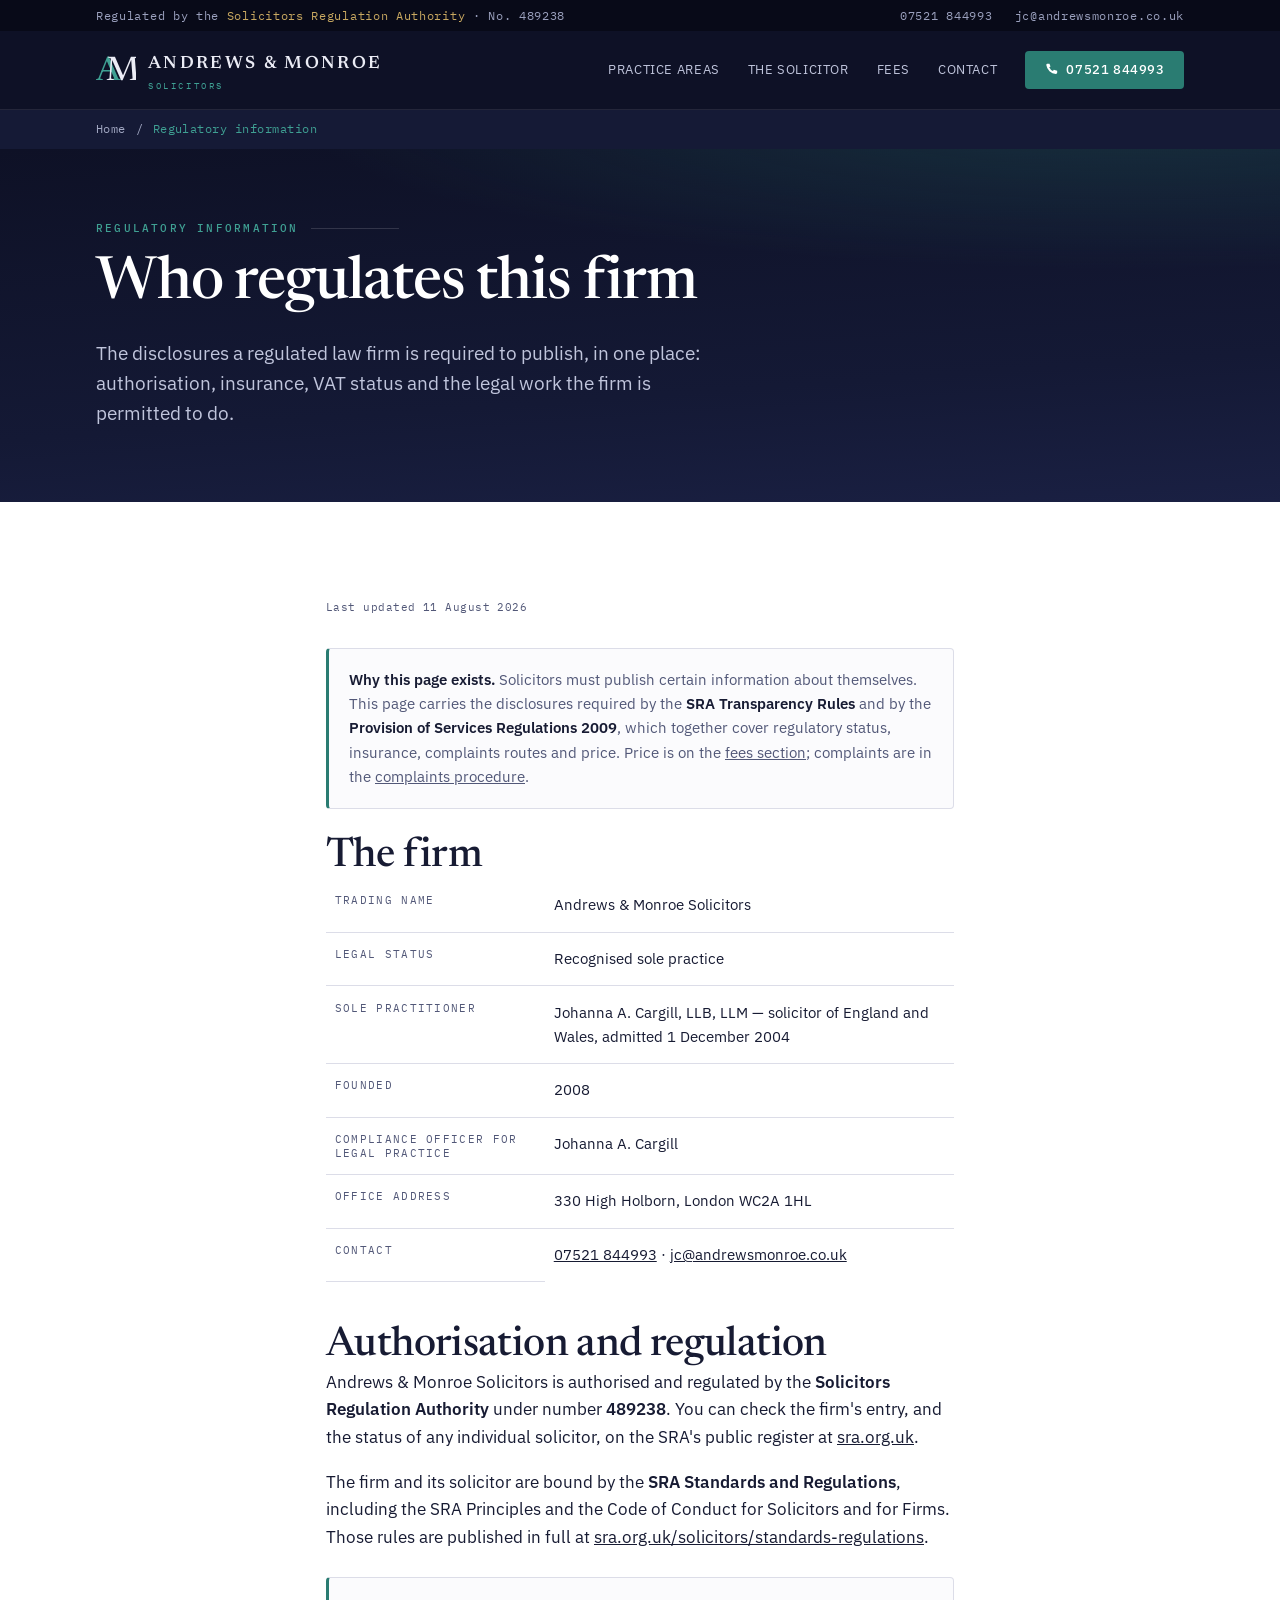
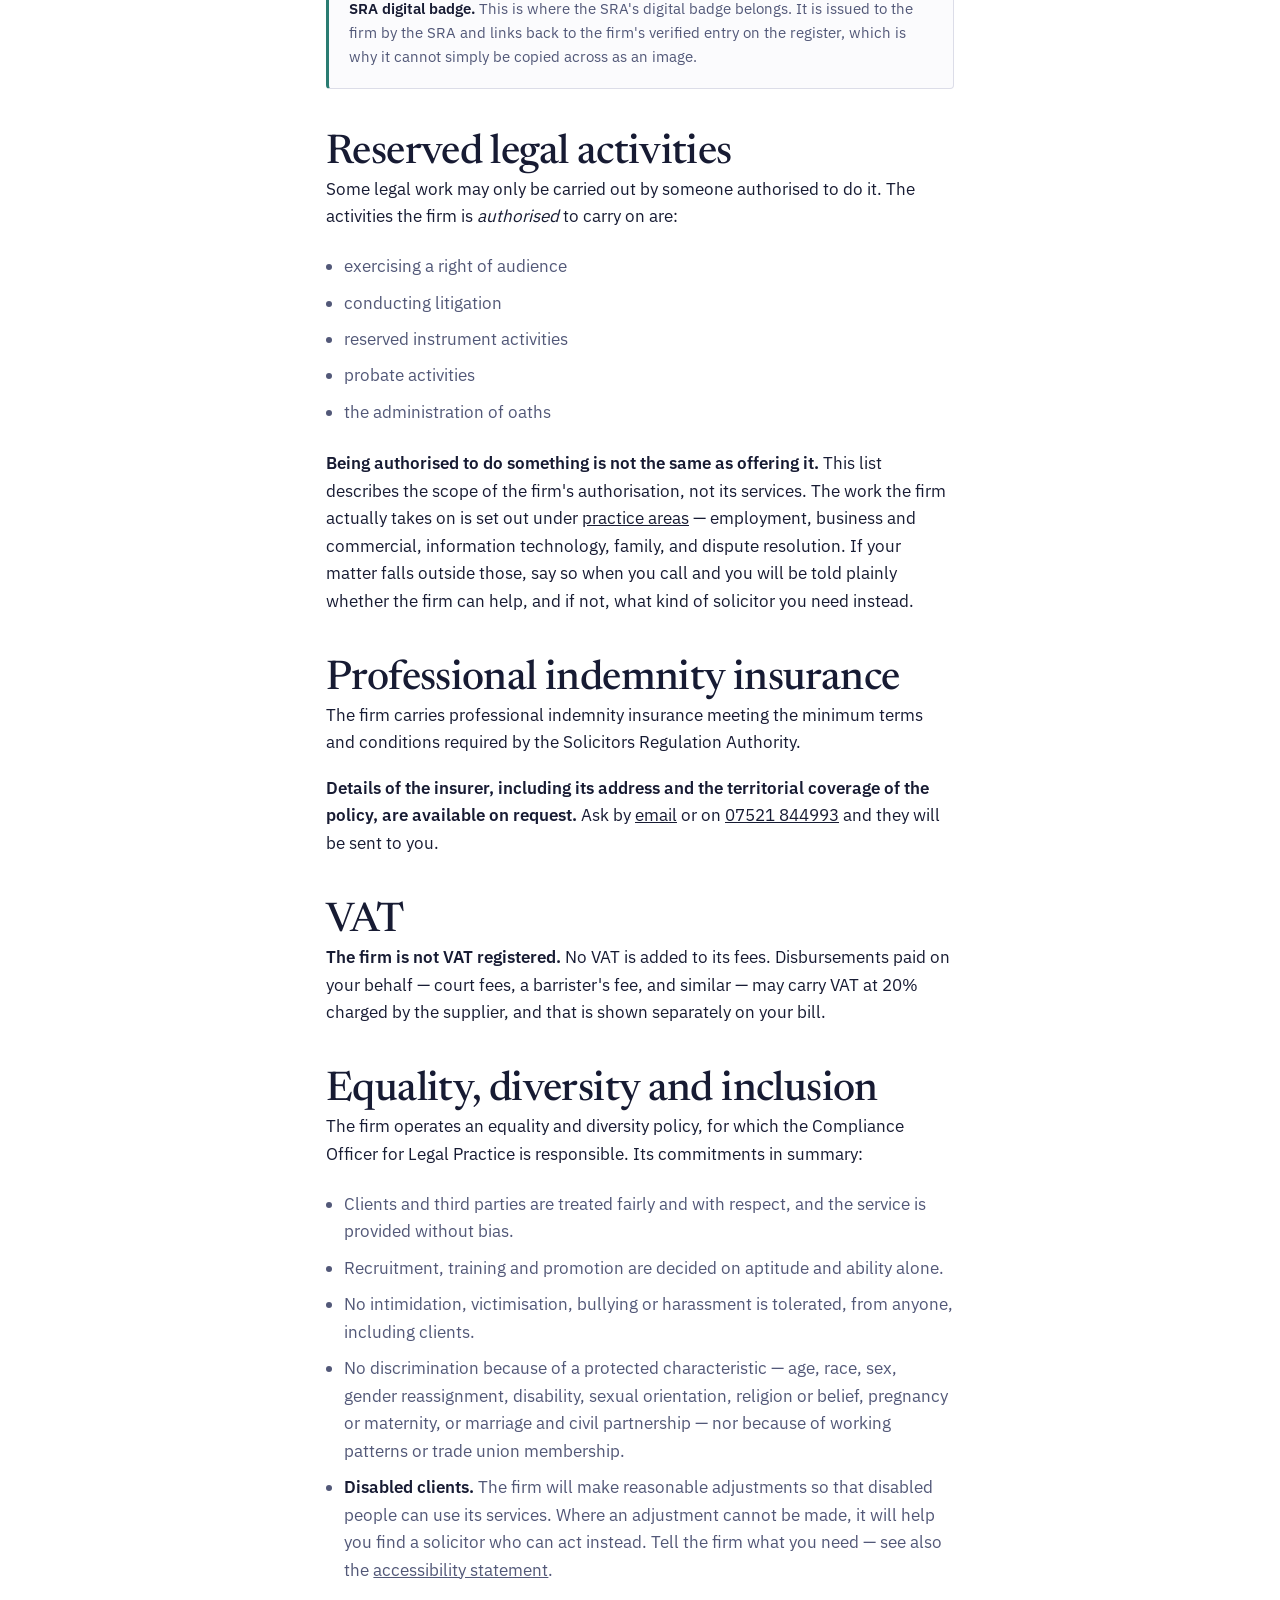
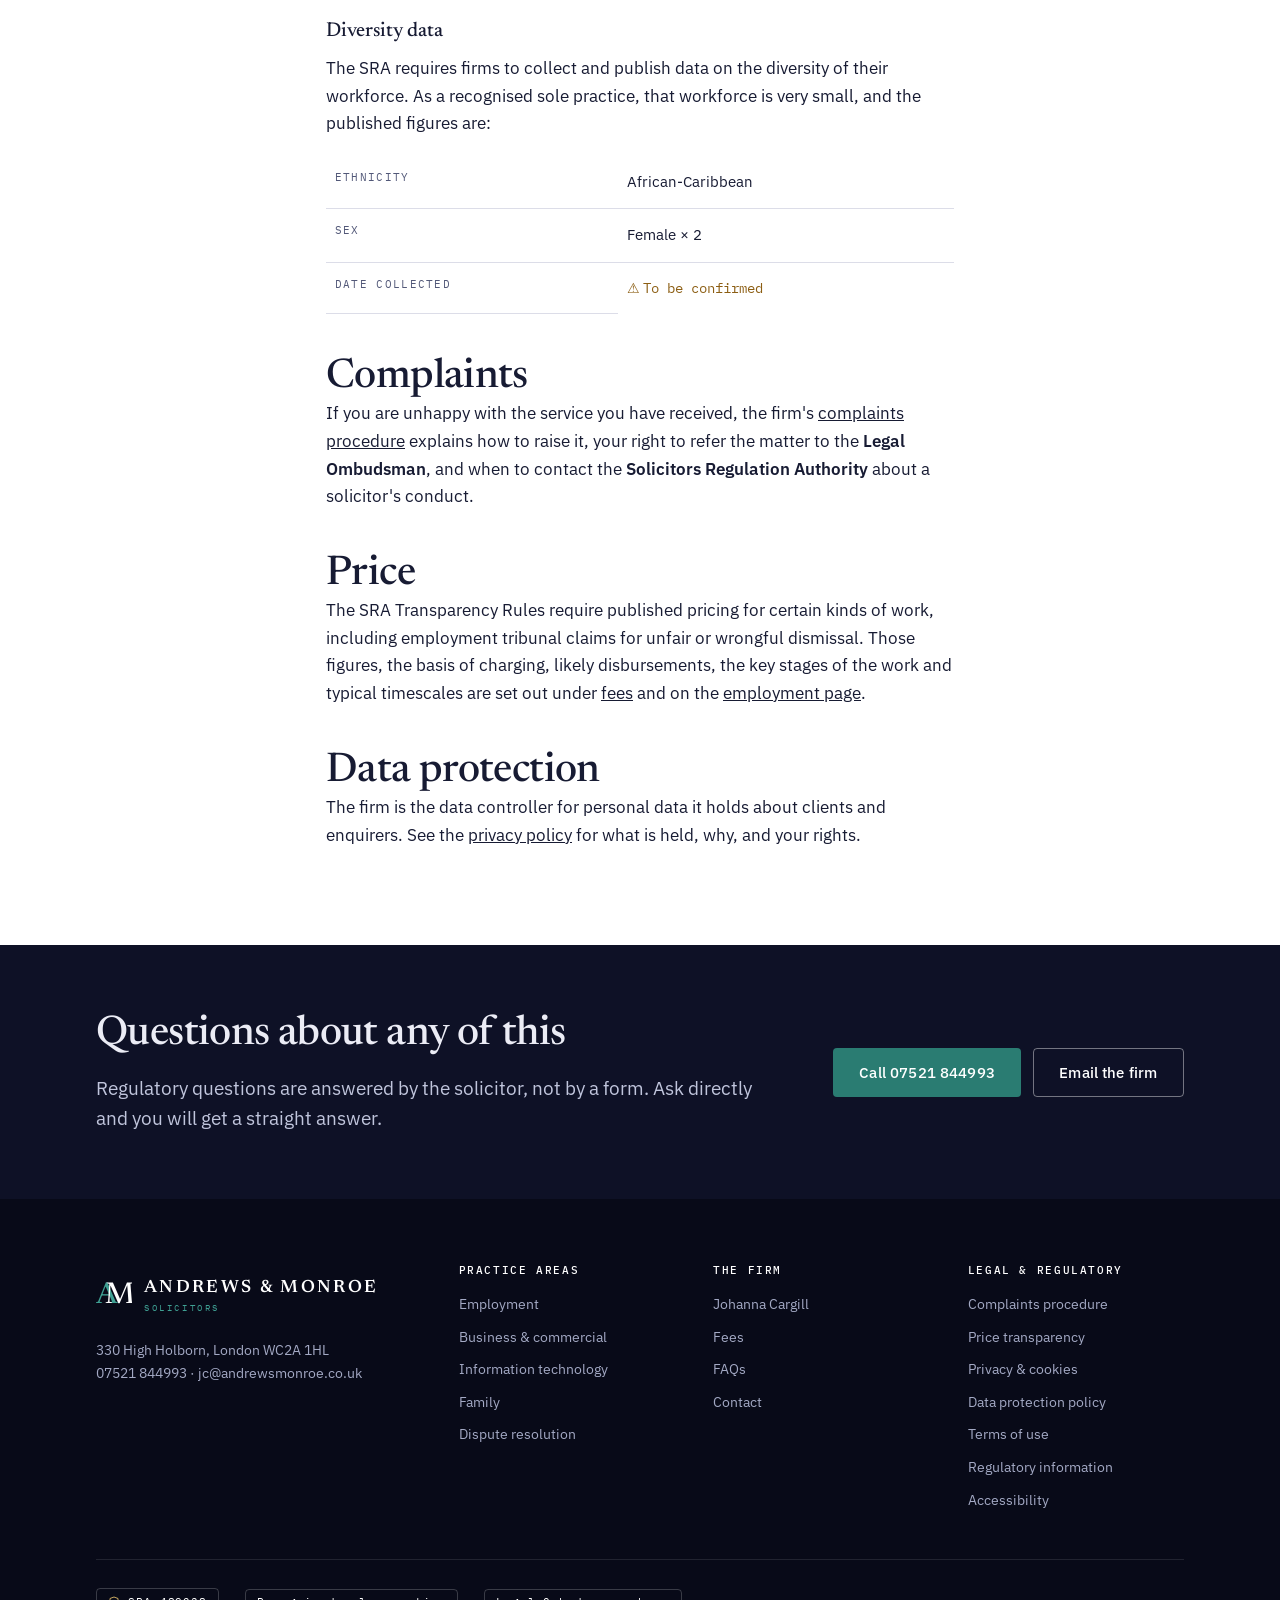
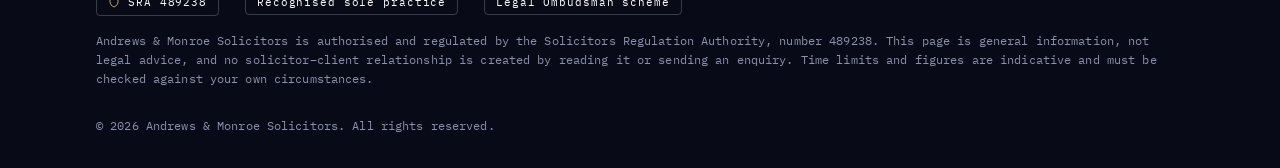
<file: regulatory.html>
<!DOCTYPE html>
<html lang="en-GB">
<head>
<meta charset="utf-8">
<meta name="viewport" content="width=device-width, initial-scale=1">
<title>Regulatory Information | Andrews &amp; Monroe Solicitors</title>
<meta name="description" content="Regulatory information for Andrews &amp; Monroe Solicitors: SRA authorisation and number, professional indemnity insurance, VAT status, legal status and reserved legal activities.">
<meta name="theme-color" content="#0E1126">
<link rel="canonical" href="https://julianshaw2000.github.io/andrews-monroe-demo/regulatory.html">
<!-- PREVIEW BUILD. Not the production markup: added at deploy time so an
     unfinished site carrying unverified regulatory content is never indexed
     under the firm's name. Remove when the content is signed off. -->
<meta name="robots" content="noindex,nofollow">

<meta property="og:type" content="website">
<meta property="og:site_name" content="Andrews &amp; Monroe Solicitors">
<meta property="og:title" content="Regulatory Information — Andrews &amp; Monroe Solicitors">
<meta property="og:description" content="SRA authorisation, professional indemnity insurance, VAT status and the reserved legal activities the firm is authorised to carry on.">
<meta property="og:url" content="https://julianshaw2000.github.io/andrews-monroe-demo/regulatory.html">
<meta property="og:image" content="https://julianshaw2000.github.io/andrews-monroe-demo/assets/og-image.png">
<meta property="og:image:width" content="1200">
<meta property="og:image:height" content="630">
<meta property="og:image:alt" content="Andrews &amp; Monroe Solicitors, London. Regulated by the SRA, number 489238.">
<meta name="twitter:card" content="summary_large_image">

<link rel="icon" href="assets/favicon.svg" type="image/svg+xml">
<!-- Preload only the two faces used above the fold on every page: body
     text and the h1. The rest are discovered from assets/site.css. -->
<link rel="preload" href="assets/fonts/ibm-plex-sans-vf-latin.woff2" as="font" type="font/woff2" crossorigin>
<link rel="preload" href="assets/fonts/newsreader-vf-latin.woff2" as="font" type="font/woff2" crossorigin>
<link rel="stylesheet" href="assets/site.css">

<script type="application/ld+json">
{
  "@context":"https://schema.org",
  "@graph":[
    {
      "@type":"WebPage",
      "name":"Regulatory Information",
      "description":"SRA authorisation, professional indemnity insurance, VAT status and reserved legal activities for Andrews & Monroe Solicitors.",
      "url":"https://www.andrewsmonroe.co.uk/regulatory",
      "publisher":{"@type":"LegalService","name":"Andrews & Monroe Solicitors","identifier":"SRA 489238"}
    },
    {
      "@type":"BreadcrumbList",
      "itemListElement":[
        {"@type":"ListItem","position":1,"name":"Home","item":"https://www.andrewsmonroe.co.uk/"},
        {"@type":"ListItem","position":2,"name":"Regulatory information","item":"https://www.andrewsmonroe.co.uk/regulatory"}
      ]
    }
  ]
}
</script>
</head>

<body>
<a class="skip" href="#main">Skip to main content</a>

<!-- role="region" so the SRA number and contact details are not
     orphaned outside every landmark on the page. -->
<div class="strip" role="region" aria-label="Regulatory and contact details">
  <div class="strip__in">
    <span>Regulated by the <b>Solicitors Regulation Authority</b> &middot; No. 489238</span>
    <span class="strip__right">
      <a href="tel:+447521844993">07521 844993</a>
      <a href="mailto:jc@andrewsmonroe.co.uk">jc@andrewsmonroe.co.uk</a>
    </span>
  </div>
</div>

<header class="bar">
  <div class="bar__in">
    <a class="brand" href="index.html" aria-label="Andrews and Monroe Solicitors — home">
      <svg class="mono-mark" width="40" height="34" viewBox="0 0 40 34" aria-hidden="true">
        <text x="0" y="27" font-size="34" fill="#3FA093">A</text>
        <text x="10" y="27" font-size="34" fill="currentColor">M</text>
      </svg>
      <span>
        <span class="brand__n">Andrews &amp; Monroe</span>
        <span class="brand__s">Solicitors</span>
      </span>
    </a>

    <button class="burger" id="burger" aria-expanded="false" aria-controls="nav" aria-label="Open menu"><i></i></button>

    <nav class="nav" id="nav" aria-label="Main">
      <a href="index.html#areas">Practice areas</a>
      <a href="index.html#bio">The solicitor</a>
      <a href="index.html#fees">Fees</a>
      <a href="index.html#contact">Contact</a>
      <a class="btn teal" href="tel:+447521844993">
        <svg width="13" height="13" viewBox="0 0 16 16" fill="currentColor" aria-hidden="true"><path d="M3.2 1h2.3l1.3 3.2-1.6 1a8.6 8.6 0 0 0 4.6 4.6l1-1.6L15 9.5v2.3c0 .9-.7 1.6-1.6 1.6A12.4 12.4 0 0 1 1.6 2.6C1.6 1.7 2.3 1 3.2 1Z"/></svg>
        07521 844993
      </a>
    </nav>
  </div>
</header>

<nav class="crumbs" aria-label="Breadcrumb">
  <ol>
    <li><a href="index.html">Home</a></li>
    <li aria-hidden="true">/</li>
    <li aria-current="page">Regulatory information</li>
  </ol>
</nav>

<main id="main">

<section class="phero dark">
  <div class="shell">
    <p class="kicker">Regulatory information</p>
    <h1>Who regulates this firm</h1>
    <p class="lede" style="margin-top:1.3rem;max-width:58ch">The disclosures a regulated law firm is required to
      publish, in one place: authorisation, insurance, VAT status and the legal work the firm is permitted to do.</p>
  </div>
</section>

<section class="band white">
  <div class="shell legal rv">
    <!-- TODO(verify): set this to the real publication date at launch -->
    <p class="updated">Last updated 11 August 2026</p>

    <div class="box">
      <p><strong>Why this page exists.</strong> Solicitors must publish certain information about themselves. This
        page carries the disclosures required by the <strong>SRA Transparency Rules</strong> and by the
        <strong>Provision of Services Regulations 2009</strong>, which together cover regulatory status, insurance,
        complaints routes and price. Price is on the <a href="index.html#fees">fees section</a>; complaints are in the
        <a href="complaints.html">complaints procedure</a>.</p>
    </div>

    <h2>The firm</h2>
    <table>
      <tbody>
        <tr><th scope="row">Trading name</th><td>Andrews &amp; Monroe Solicitors</td></tr>
        <tr><th scope="row">Legal status</th><td>Recognised sole practice</td></tr>
        <!-- TODO(verify): confirm the exact registered practice name held on the SRA
             register, which may differ from the trading name used on this site. -->
        <tr><th scope="row">Sole practitioner</th><td>Johanna A. Cargill, LLB, LLM &mdash; solicitor of England and Wales, admitted 1 December 2004</td></tr>
        <tr><th scope="row">Founded</th><td>2008</td></tr>
        <tr><th scope="row">Compliance Officer for Legal Practice</th><td>Johanna A. Cargill</td></tr>
        <!-- Confirmed by the client, 12 Aug 2026. High Holborn is the correct
             office address; the 22 Upper Ground address that appears on the old
             site's data protection policy is wrong. -->
        <tr><th scope="row">Office address</th><td>330 High Holborn, London WC2A 1HL</td></tr>
        <tr><th scope="row">Contact</th><td><a href="tel:+447521844993">07521 844993</a> &middot; <a href="mailto:jc@andrewsmonroe.co.uk">jc@andrewsmonroe.co.uk</a></td></tr>
      </tbody>
    </table>

    <h2>Authorisation and regulation</h2>
    <p>Andrews &amp; Monroe Solicitors is authorised and regulated by the <strong>Solicitors Regulation
      Authority</strong> under number <strong>489238</strong>. You can check the firm's entry, and the status of any
      individual solicitor, on the SRA's public register at
      <a href="https://www.sra.org.uk" rel="noopener">sra.org.uk</a>.</p>
    <p>The firm and its solicitor are bound by the <strong>SRA Standards and Regulations</strong>, including the SRA
      Principles and the Code of Conduct for Solicitors and for Firms. Those rules are published in full at
      <a href="https://www.sra.org.uk/solicitors/standards-regulations/" rel="noopener">sra.org.uk/solicitors/standards-regulations</a>.</p>

    <div class="box">
      <!-- ==========================================================
           SRA DIGITAL BADGE — OUTSTANDING, AND KNOWN TO THE CLIENT.
           Regulated firms must display the SRA's clickable digital
           badge. It cannot be recreated by hand: it is a firm-specific
           embed issued through mySRA that links to the firm's verified
           register entry.

           The client reported on 12 Aug 2026 that moving the badge has
           itself been a significant legal difficulty, and that this is
           the reason the existing site has been kept running. So this
           is a known blocker rather than an oversight — it is not
           something the build can resolve. Drop the embed in here, and
           into the footer via assets/partials.html, once it is
           available.
           ========================================================== -->
      <p><strong>SRA digital badge.</strong> This is where the SRA's digital badge belongs. It is issued to the firm
        by the SRA and links back to the firm's verified entry on the register, which is why it cannot simply be
        copied across as an image.</p>
    </div>

    <h2>Reserved legal activities</h2>
    <!-- TODO(verify): check this list against the firm's actual entry on the SRA
         register. It was taken from the project brief, and the firm advertises
         neither probate nor conveyancing anywhere, so the caveat below is doing
         real work — without it the list reads as a menu of services. -->
    <p>Some legal work may only be carried out by someone authorised to do it. The activities the firm
      is <em>authorised</em> to carry on are:</p>
    <ul>
      <li>exercising a right of audience</li>
      <li>conducting litigation</li>
      <li>reserved instrument activities</li>
      <li>probate activities</li>
      <li>the administration of oaths</li>
    </ul>
    <p><strong>Being authorised to do something is not the same as offering it.</strong> This list describes the scope
      of the firm's authorisation, not its services. The work the firm actually takes on is set out under
      <a href="index.html#areas">practice areas</a> — employment, business and commercial, information technology,
      family, and dispute resolution. If your matter falls outside those, say so when you call and you will be told
      plainly whether the firm can help, and if not, what kind of solicitor you need instead.</p>

    <h2>Professional indemnity insurance</h2>
    <!-- The client has decided not to publish the policy details, which is her
         call and a common one. The Provision of Services Regulations require the
         information to be MADE AVAILABLE, not published: offering it on request
         satisfies that. An earlier draft of this page listed the insurer, address
         and territorial coverage as blanks awaiting completion, which wrongly
         implied publication was mandatory. -->
    <p>The firm carries professional indemnity insurance meeting the minimum terms and conditions required by the
      Solicitors Regulation Authority.</p>
    <p><strong>Details of the insurer, including its address and the territorial coverage of the policy, are available
      on request.</strong> Ask by <a href="mailto:jc@andrewsmonroe.co.uk">email</a> or on
      <a href="tel:+447521844993">07521 844993</a> and they will be sent to you.</p>

    <h2>VAT</h2>
    <!-- Resolved from the firm's own price transparency page, which states in
         terms: "This is a small firm and we are not VAT registered." The fee
         copy across this site was corrected to match. -->
    <p><strong>The firm is not VAT registered.</strong> No VAT is added to its fees. Disbursements paid on your behalf
      — court fees, a barrister's fee, and similar — may carry VAT at 20% charged by the supplier, and that is shown
      separately on your bill.</p>

    <h2>Equality, diversity and inclusion</h2>
    <p>The firm operates an equality and diversity policy, for which the Compliance Officer for Legal Practice is
      responsible. Its commitments in summary:</p>
    <ul>
      <li>Clients and third parties are treated fairly and with respect, and the service is provided without bias.</li>
      <li>Recruitment, training and promotion are decided on aptitude and ability alone.</li>
      <li>No intimidation, victimisation, bullying or harassment is tolerated, from anyone, including clients.</li>
      <li>No discrimination because of a protected characteristic — age, race, sex, gender reassignment, disability,
        sexual orientation, religion or belief, pregnancy or maternity, or marriage and civil partnership — nor
        because of working patterns or trade union membership.</li>
      <li><strong>Disabled clients.</strong> The firm will make reasonable adjustments so that disabled people can use
        its services. Where an adjustment cannot be made, it will help you find a solicitor who can act instead.
        Tell the firm what you need — see also the <a href="accessibility.html">accessibility statement</a>.</li>
    </ul>

    <h3>Diversity data</h3>
    <p>The SRA requires firms to collect and publish data on the diversity of their workforce. As a recognised sole
      practice, that workforce is very small, and the published figures are:</p>
    <!-- TODO(verify): carried across from the firm's /diversity-information page,
         which currently reads "African-Caribbean / Female x 2". The SRA expects
         this survey to be run and republished periodically, so confirm it is
         current and note the date it was collected. -->
    <table>
      <tbody>
        <tr><th scope="row">Ethnicity</th><td>African-Caribbean</td></tr>
        <tr><th scope="row">Sex</th><td>Female &times; 2</td></tr>
        <tr><th scope="row">Date collected</th><td class="pending">To be confirmed</td></tr>
      </tbody>
    </table>

    <h2>Complaints</h2>
    <p>If you are unhappy with the service you have received, the firm's <a href="complaints.html">complaints
      procedure</a> explains how to raise it, your right to refer the matter to the <strong>Legal Ombudsman</strong>,
      and when to contact the <strong>Solicitors Regulation Authority</strong> about a solicitor's conduct.</p>

    <h2>Price</h2>
    <p>The SRA Transparency Rules require published pricing for certain kinds of work, including employment tribunal
      claims for unfair or wrongful dismissal. Those figures, the basis of charging, likely disbursements, the key
      stages of the work and typical timescales are set out under
      <a href="index.html#fees">fees</a> and on the <a href="employment.html#stages">employment page</a>.</p>

    <h2>Data protection</h2>
    <p>The firm is the data controller for personal data it holds about clients and enquirers. See the
      <a href="privacy.html">privacy policy</a> for what is held, why, and your rights.</p>

  </div>
</section>

<section class="band ink dark slim">
  <div class="shell endcta rv">
    <div>
      <h2>Questions about any of this</h2>
      <p class="lede" style="margin-top:1rem">Regulatory questions are answered by the solicitor, not by a form. Ask directly and you will get a straight answer.</p>
    </div>
    <div class="row">
      <a class="btn teal" href="tel:+447521844993">Call 07521 844993</a>
      <a class="btn line" href="mailto:jc@andrewsmonroe.co.uk">Email the firm</a>
    </div>
  </div>
</section>

</main>

<footer class="foot">
  <div class="shell">
    <div class="foot__g">
      <div class="foot__b">
        <a class="brand" href="index.html" style="color:#fff">
          <svg class="mono-mark" width="36" height="30" viewBox="0 0 40 34" aria-hidden="true">
            <text x="0" y="27" font-size="34" fill="#3FA093">A</text>
            <text x="10" y="27" font-size="34" fill="#ffffff">M</text>
          </svg>
          <span><span class="brand__n">Andrews &amp; Monroe</span><span class="brand__s">Solicitors</span></span>
        </a>
        <!-- Address confirmed by the client, 12 Aug 2026: High Holborn is correct.
             The 22 Upper Ground address on the old data protection policy is wrong
             and should be corrected there. -->
        <p>330 High Holborn, London WC2A 1HL<br>
          <a href="tel:+447521844993">07521 844993</a> &middot;
          <a href="mailto:jc@andrewsmonroe.co.uk">jc@andrewsmonroe.co.uk</a></p>
      </div>

      <div>
        <h2>Practice areas</h2>
        <ul>
          <li><a href="employment.html">Employment</a></li>
          <li><a href="commercial.html">Business &amp; commercial</a></li>
          <li><a href="technology.html">Information technology</a></li>
          <li><a href="family.html">Family</a></li>
          <li><a href="disputes.html">Dispute resolution</a></li>
        </ul>
      </div>

      <div>
        <h2>The firm</h2>
        <ul>
          <li><a href="index.html#bio">Johanna Cargill</a></li>
          <li><a href="index.html#fees">Fees</a></li>
          <li><a href="index.html#faq">FAQs</a></li>
          <li><a href="index.html#contact">Contact</a></li>
        </ul>
      </div>

      <div>
        <h2>Legal &amp; regulatory</h2>
        <ul>
          <li><a href="complaints.html">Complaints procedure</a></li>
          <li><a href="index.html#fees">Price transparency</a></li>
          <li><a href="privacy.html">Privacy &amp; cookies</a></li>
          <li><a href="data-protection.html">Data protection policy</a></li>
          <li><a href="terms.html">Terms of use</a></li>
          <li><a href="regulatory.html">Regulatory information</a></li>
          <li><a href="accessibility.html">Accessibility</a></li>
        </ul>
      </div>
    </div>

    <div class="foot__law">
      <div class="foot__row">
        <span class="badge">
          <svg width="12" height="12" viewBox="0 0 24 24" fill="none" stroke="currentColor" stroke-width="2"><path d="M12 2 4 5v6c0 5 3.4 9.4 8 11 4.6-1.6 8-6 8-11V5l-8-3Z"/></svg>
          SRA 489238
        </span>
        <span class="badge">Recognised sole practice</span>
        <span class="badge">Legal Ombudsman scheme</span>
      </div>
      <p class="micro">Andrews &amp; Monroe Solicitors is authorised and regulated by the Solicitors Regulation
        Authority, number 489238. This page is general information, not legal advice, and no solicitor–client
        relationship is created by reading it or sending an enquiry. Time limits and figures are indicative and must be
        checked against your own circumstances.</p>
      <p class="micro">&copy; <span id="yr">2026</span> Andrews &amp; Monroe Solicitors. All rights reserved.</p>
    </div>
  </div>
</footer>

<nav class="dock" aria-label="Quick contact">
  <a class="d1" href="tel:+447521844993">
    <svg width="15" height="15" viewBox="0 0 16 16" fill="currentColor" aria-hidden="true"><path d="M3.2 1h2.3l1.3 3.2-1.6 1a8.6 8.6 0 0 0 4.6 4.6l1-1.6L15 9.5v2.3c0 .9-.7 1.6-1.6 1.6A12.4 12.4 0 0 1 1.6 2.6C1.6 1.7 2.3 1 3.2 1Z"/></svg>
    Call now
  </a>
  <a class="d2" href="index.html#intake">
    <svg width="15" height="15" viewBox="0 0 24 24" fill="none" stroke="currentColor" stroke-width="2" aria-hidden="true"><path d="M21 15a2 2 0 0 1-2 2H7l-4 4V5a2 2 0 0 1 2-2h14a2 2 0 0 1 2 2Z"/></svg>
    Case review
  </a>
</nav>

<script src="assets/site.js"></script>
</body>
</html>
</file>
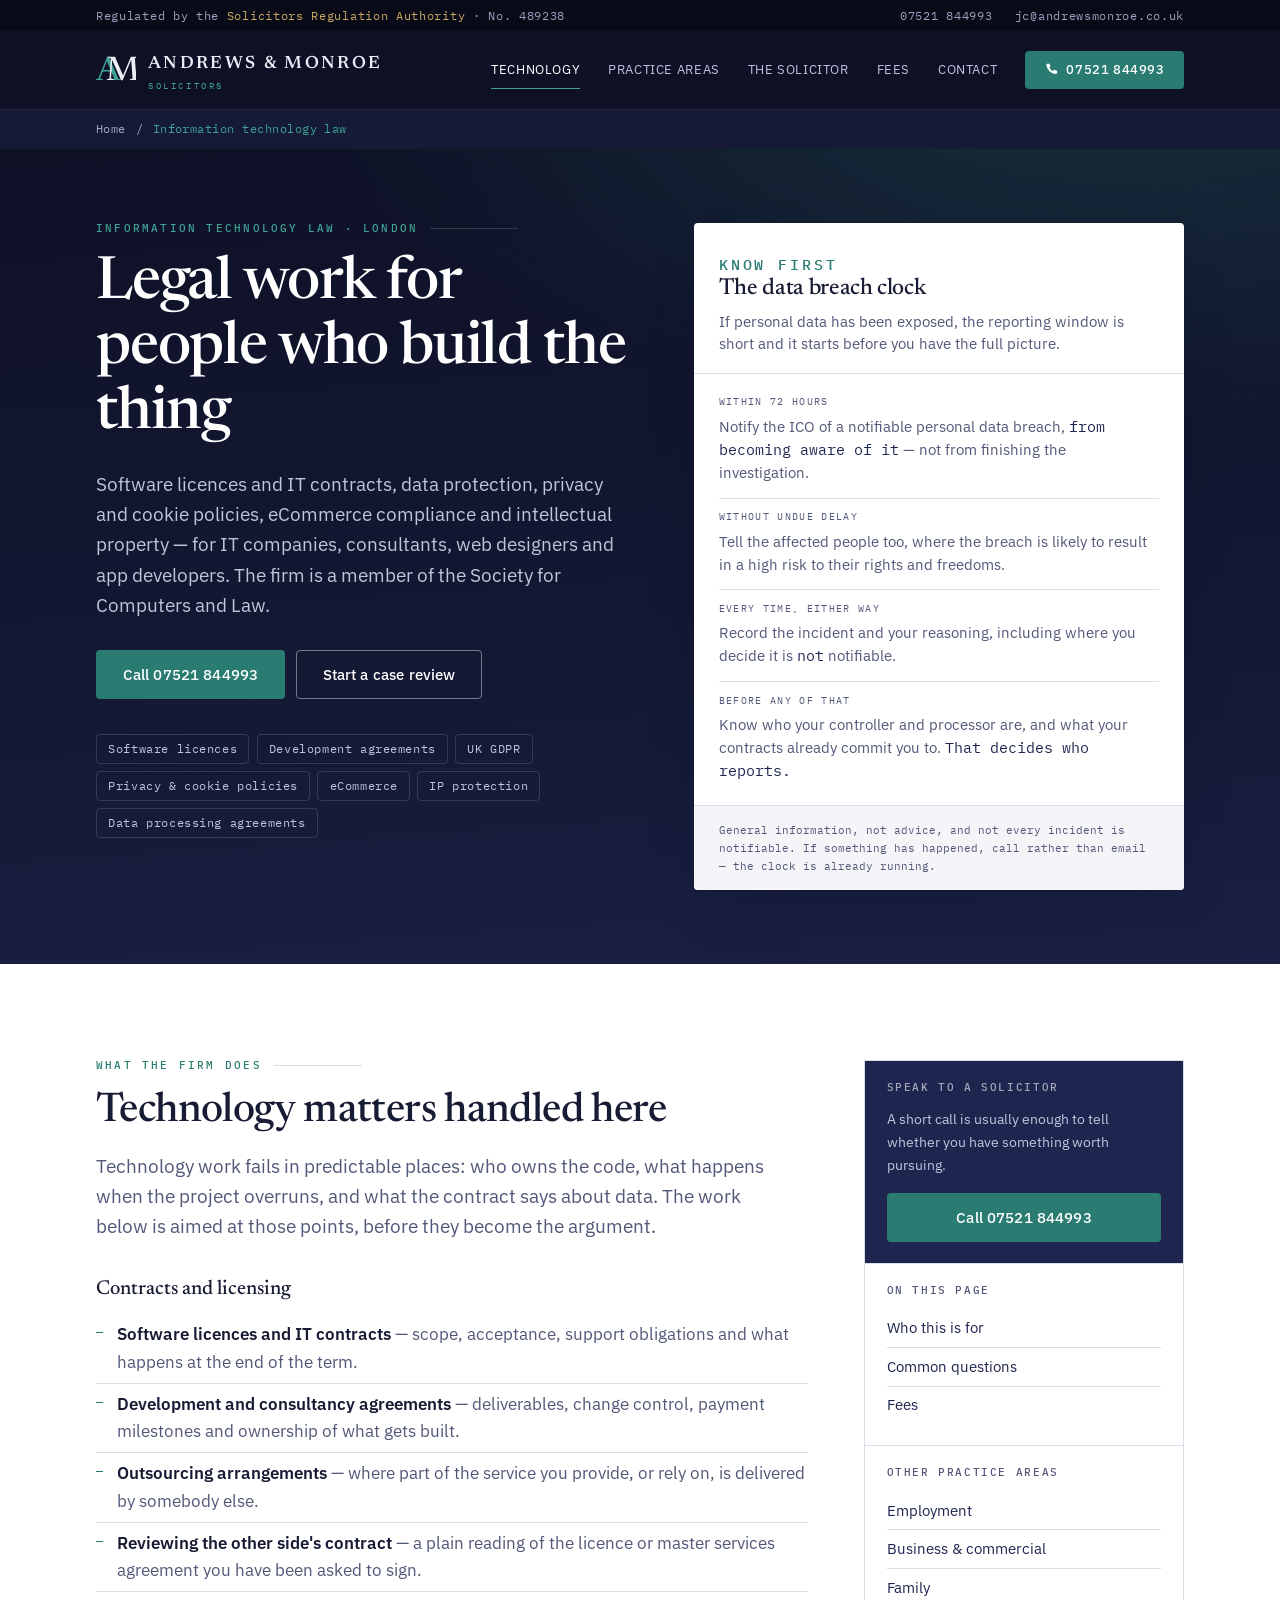
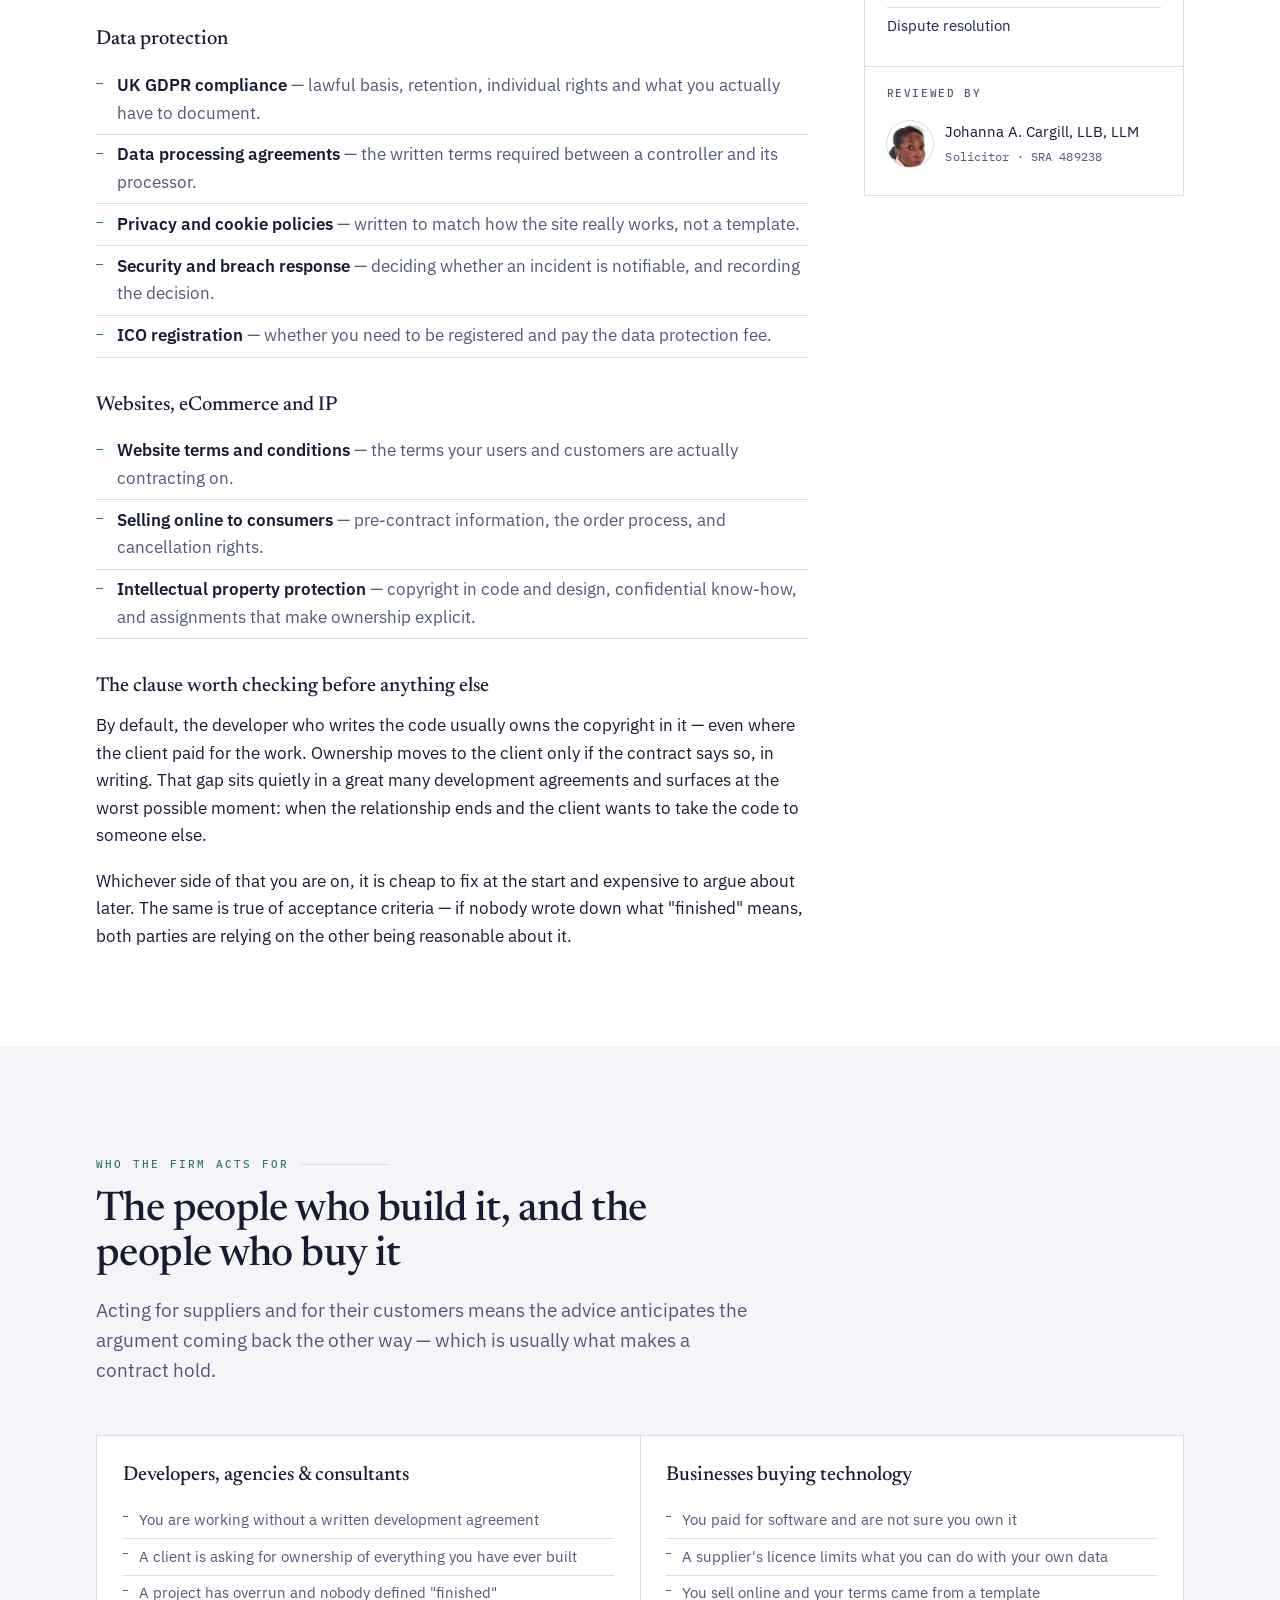
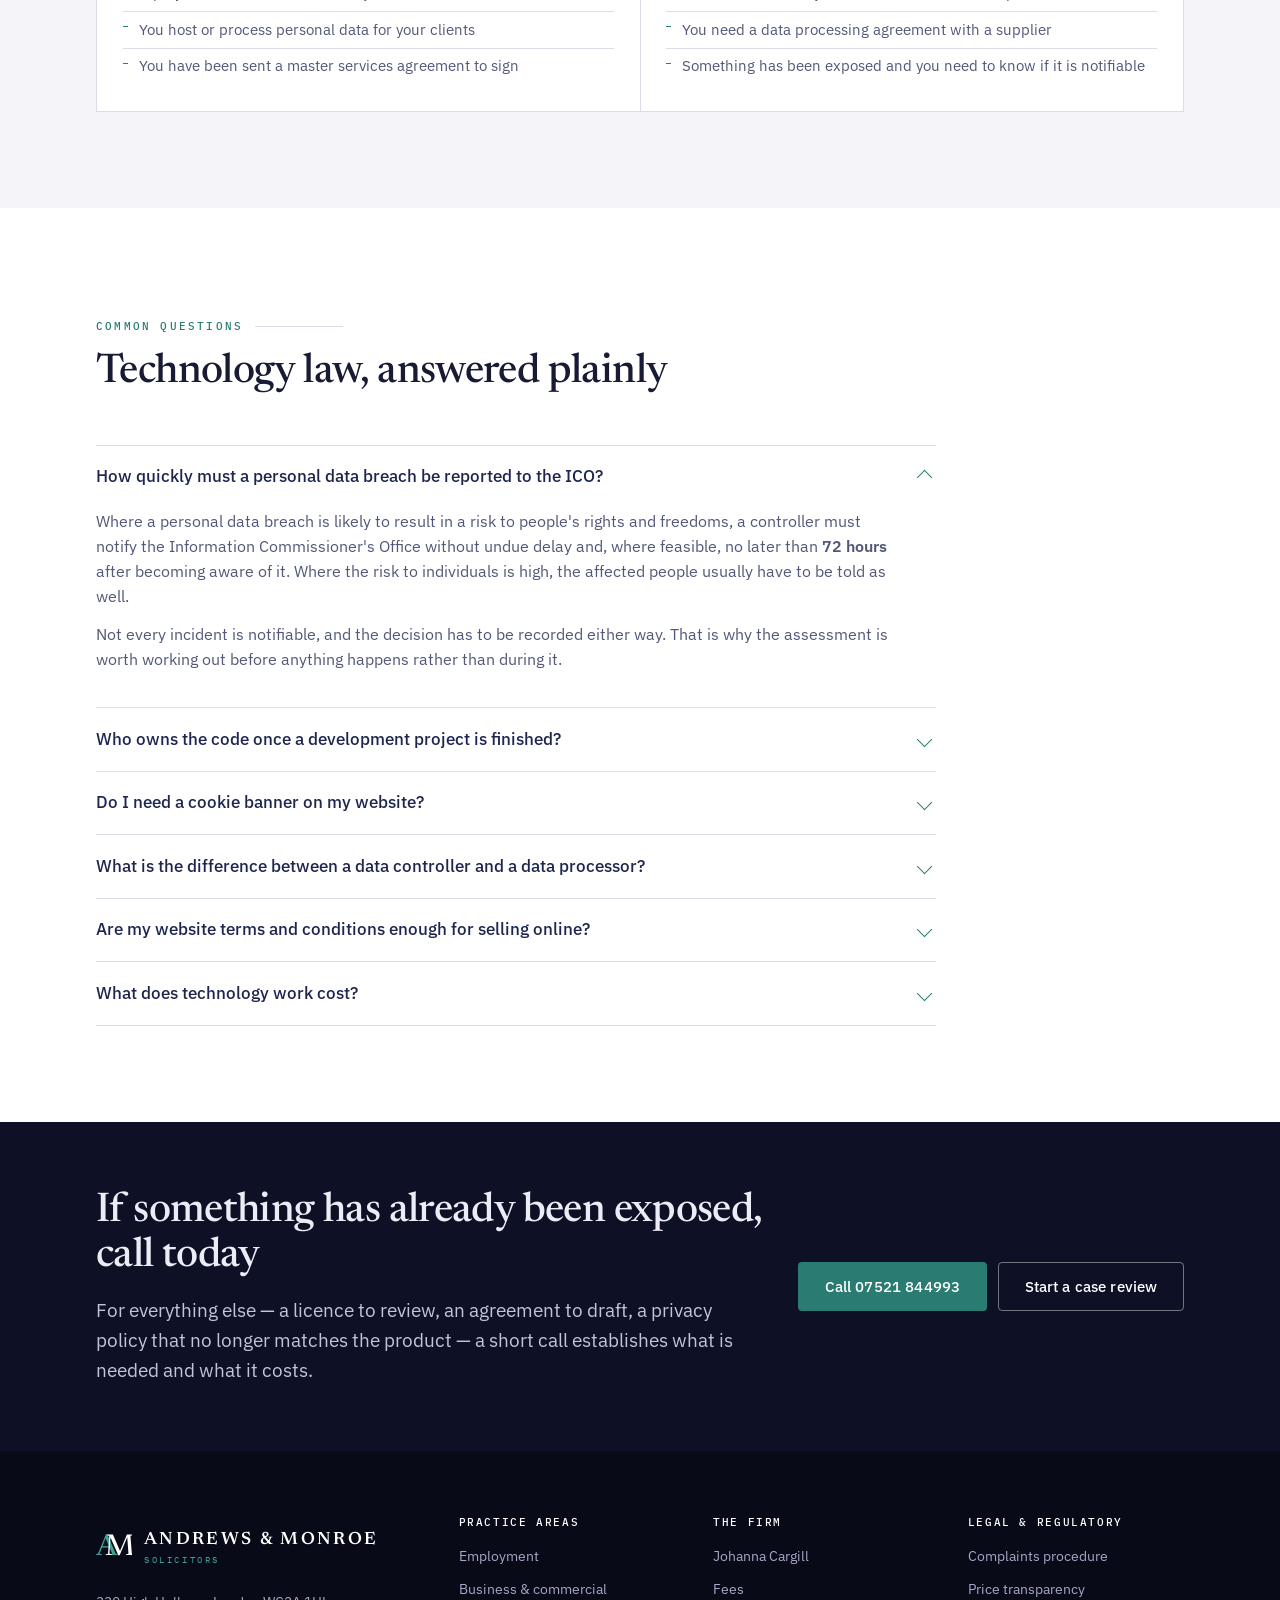
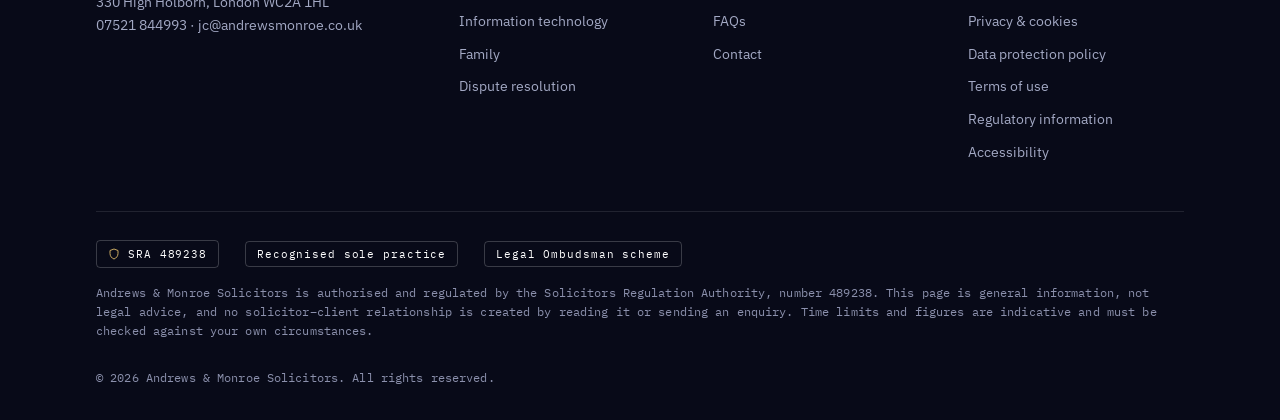
<file: technology.html>
<!DOCTYPE html>
<html lang="en-GB">
<head>
<meta charset="utf-8">
<meta name="viewport" content="width=device-width, initial-scale=1">
<title>IT &amp; Technology Solicitors in London | Andrews &amp; Monroe Solicitors</title>
<meta name="description" content="London technology solicitors for software licences and IT contracts, data protection and UK GDPR, privacy and cookie policies, eCommerce compliance and IP protection. Call 07521 844993.">
<meta name="theme-color" content="#0E1126">
<link rel="canonical" href="https://julianshaw2000.github.io/andrews-monroe-demo/technology.html">
<!-- PREVIEW BUILD. Not the production markup: added at deploy time so an
     unfinished site carrying unverified regulatory content is never indexed
     under the firm's name. Remove when the content is signed off. -->
<meta name="robots" content="noindex,nofollow">

<meta property="og:type" content="website">
<meta property="og:site_name" content="Andrews &amp; Monroe Solicitors">
<meta property="og:title" content="IT &amp; Technology Solicitors in London — Andrews &amp; Monroe">
<meta property="og:description" content="Software licences, IT contracts, UK GDPR and data protection, website and eCommerce compliance. For IT companies, consultants, web designers and app developers.">
<meta property="og:url" content="https://julianshaw2000.github.io/andrews-monroe-demo/technology.html">
<meta property="og:image" content="https://julianshaw2000.github.io/andrews-monroe-demo/assets/og-image.png">
<meta property="og:image:width" content="1200">
<meta property="og:image:height" content="630">
<meta property="og:image:alt" content="Andrews &amp; Monroe Solicitors, London. Regulated by the SRA, number 489238.">
<meta name="twitter:card" content="summary_large_image">

<link rel="icon" href="assets/favicon.svg" type="image/svg+xml">
<!-- Preload only the two faces used above the fold on every page: body
     text and the h1. The rest are discovered from assets/site.css. -->
<link rel="preload" href="assets/fonts/ibm-plex-sans-vf-latin.woff2" as="font" type="font/woff2" crossorigin>
<link rel="preload" href="assets/fonts/newsreader-vf-latin.woff2" as="font" type="font/woff2" crossorigin>
<link rel="stylesheet" href="assets/site.css">

<script type="application/ld+json">
{
  "@context":"https://schema.org",
  "@graph":[
    {
      "@type":"Service",
      "name":"Information technology law services",
      "serviceType":"Information technology law",
      "provider":{"@type":"LegalService","name":"Andrews & Monroe Solicitors","telephone":"+447521844993","identifier":"SRA 489238","address":{"@type":"PostalAddress","streetAddress":"330 High Holborn","addressLocality":"London","postalCode":"WC2A 1HL","addressCountry":"GB"}},
      "areaServed":{"@type":"Country","name":"United Kingdom"},
      "audience":{"@type":"Audience","audienceType":"IT companies, consultants, web designers and app developers"}
    },
    {
      "@type":"BreadcrumbList",
      "itemListElement":[
        {"@type":"ListItem","position":1,"name":"Home","item":"https://www.andrewsmonroe.co.uk/"},
        {"@type":"ListItem","position":2,"name":"Information technology law","item":"https://www.andrewsmonroe.co.uk/technology"}
      ]
    },
    {
      "@type":"FAQPage",
      "mainEntity":[
        {"@type":"Question","name":"How quickly must a personal data breach be reported to the ICO?","acceptedAnswer":{"@type":"Answer","text":"Where a personal data breach is likely to result in a risk to people's rights and freedoms, a controller must notify the Information Commissioner's Office without undue delay and, where feasible, not later than 72 hours after becoming aware of it. If the risk to individuals is high, the affected people usually have to be told as well. Not every incident is notifiable, and the decision has to be recorded either way — which is why the assessment is worth making before anything happens, not during."}},
        {"@type":"Question","name":"Who owns the code once a development project is finished?","acceptedAnswer":{"@type":"Answer","text":"By default, the developer who wrote the code usually owns the copyright in it, even where the client paid for the work. Ownership passes to the client only if the contract says so in writing. This is the single most common gap in development agreements, and it surfaces at the worst possible time — when the relationship ends and the client wants to take the code elsewhere. It is fixed by an assignment or a properly drafted licence, agreed at the start."}},
        {"@type":"Question","name":"Do I need a cookie banner on my website?","acceptedAnswer":{"@type":"Answer","text":"If your site sets cookies or similar technologies that are not strictly necessary to deliver the service the visitor asked for — analytics, advertising, most embedded third-party content — you generally need the visitor's consent before setting them, under the Privacy and Electronic Communications Regulations. Strictly necessary cookies do not need consent. A banner that sets analytics cookies before anyone clicks anything does not achieve compliance, whatever it says."}},
        {"@type":"Question","name":"What is the difference between a data controller and a data processor?","acceptedAnswer":{"@type":"Answer","text":"A controller decides why and how personal data is processed. A processor acts on the controller's instructions. Most agencies, hosts and SaaS suppliers are processors for their clients' data and controllers for their own. It matters because the obligations differ, and because a written contract between controller and processor containing specific terms is a legal requirement rather than good practice."}},
        {"@type":"Question","name":"Are my website terms and conditions enough for selling online?","acceptedAnswer":{"@type":"Answer","text":"Selling to consumers online brings requirements beyond ordinary contract terms: pre-contract information, an order process that makes the obligation to pay clear, and cancellation rights that consumers cannot sign away. Terms copied from another site rarely match the way your business actually sells, and inconsistencies between your terms, your checkout and your refund practice are what cause the arguments."}},
        {"@type":"Question","name":"What does technology work cost?","acceptedAnswer":{"@type":"Answer","text":"The standard hourly rate is £450. Discrete pieces of work — a website terms and privacy policy set, a development agreement, a data processing agreement, or a review of a licence you have been asked to sign — are normally quoted as a fixed fee, commonly between £600 and £1,700, before anything begins. The firm is not VAT registered, so no VAT is added to its fees, though disbursements may carry VAT charged by the supplier. Your own written estimate comes before work starts."}}
      ]
    }
  ]
}
</script>
</head>

<body>
<a class="skip" href="#main">Skip to main content</a>

<!-- role="region" so the SRA number and contact details are not
     orphaned outside every landmark on the page. -->
<div class="strip" role="region" aria-label="Regulatory and contact details">
  <div class="strip__in">
    <span>Regulated by the <b>Solicitors Regulation Authority</b> &middot; No. 489238</span>
    <span class="strip__right">
      <a href="tel:+447521844993">07521 844993</a>
      <a href="mailto:jc@andrewsmonroe.co.uk">jc@andrewsmonroe.co.uk</a>
    </span>
  </div>
</div>

<header class="bar">
  <div class="bar__in">
    <a class="brand" href="index.html" aria-label="Andrews and Monroe Solicitors — home">
      <svg class="mono-mark" width="40" height="34" viewBox="0 0 40 34" aria-hidden="true">
        <text x="0" y="27" font-size="34" fill="#3FA093">A</text>
        <text x="10" y="27" font-size="34" fill="currentColor">M</text>
      </svg>
      <span>
        <span class="brand__n">Andrews &amp; Monroe</span>
        <span class="brand__s">Solicitors</span>
      </span>
    </a>

    <button class="burger" id="burger" aria-expanded="false" aria-controls="nav" aria-label="Open menu"><i></i></button>

    <nav class="nav" id="nav" aria-label="Main">
      <a href="technology.html" aria-current="page">Technology</a>
      <a href="index.html#areas">Practice areas</a>
      <a href="index.html#bio">The solicitor</a>
      <a href="index.html#fees">Fees</a>
      <a href="index.html#contact">Contact</a>
      <a class="btn teal" href="tel:+447521844993">
        <svg width="13" height="13" viewBox="0 0 16 16" fill="currentColor" aria-hidden="true"><path d="M3.2 1h2.3l1.3 3.2-1.6 1a8.6 8.6 0 0 0 4.6 4.6l1-1.6L15 9.5v2.3c0 .9-.7 1.6-1.6 1.6A12.4 12.4 0 0 1 1.6 2.6C1.6 1.7 2.3 1 3.2 1Z"/></svg>
        07521 844993
      </a>
    </nav>
  </div>
</header>

<nav class="crumbs" aria-label="Breadcrumb">
  <ol>
    <li><a href="index.html">Home</a></li>
    <li aria-hidden="true">/</li>
    <li aria-current="page">Information technology law</li>
  </ol>
</nav>

<main id="main">

<!-- ============ PAGE HERO ============ -->
<section class="phero dark">
  <div class="shell phero__g">
    <div>
      <p class="kicker">Information technology law &middot; London</p>
      <h1>Legal work for people who build the thing</h1>
      <p class="lede" style="margin-top:1.4rem">Software licences and IT contracts, data protection, privacy and cookie
        policies, eCommerce compliance and intellectual property — for IT companies, consultants, web designers and app
        developers. The firm is a member of the Society for Computers and Law.</p>
      <div class="cta">
        <a class="btn teal" href="tel:+447521844993">Call 07521 844993</a>
        <a class="btn line" href="index.html#intake">Start a case review</a>
      </div>
      <ul class="chips">
        <li>Software licences</li><li>Development agreements</li><li>UK GDPR</li>
        <li>Privacy &amp; cookie policies</li><li>eCommerce</li><li>IP protection</li><li>Data processing agreements</li>
      </ul>
    </div>

    <!-- Static explainer, not a calculator. The reporting window is a
         fixed statutory period rather than a computed date, and the
         hard part is the assessment, not the arithmetic — a countdown
         widget would imply the opposite. -->
    <div class="tool">
      <div class="tool__t">
        <p class="kicker" style="color:var(--teal)">Know first</p>
        <h2>The data breach clock</h2>
        <p>If personal data has been exposed, the reporting window is short and it starts before you have the full
          picture.</p>
      </div>
      <div class="tool__b">
        <ul class="facts">
          <li>
            <!-- TODO(verify): UK GDPR Art 33 — 72-hour ICO notification window.
                 Well established, but confirm before publication. -->
            <b>Within 72 hours</b>
            <span>Notify the ICO of a notifiable personal data breach, <em>from becoming aware of it</em> — not from finishing the investigation.</span>
          </li>
          <li>
            <b>Without undue delay</b>
            <span>Tell the affected people too, where the breach is likely to result in a high risk to their rights and freedoms.</span>
          </li>
          <li>
            <b>Every time, either way</b>
            <span>Record the incident and your reasoning, including where you decide it is <em>not</em> notifiable.</span>
          </li>
          <li>
            <b>Before any of that</b>
            <span>Know who your controller and processor are, and what your contracts already commit you to. <em>That decides who reports.</em></span>
          </li>
        </ul>
      </div>
      <div class="tool__f">
        <p>General information, not advice, and not every incident is notifiable. If something has happened, call
          rather than email — the clock is already running.</p>
      </div>
    </div>
  </div>
</section>

<!-- ============ MAIN BODY ============ -->
<section class="band white">
  <div class="shell split">
    <div class="prose rv">
      <p class="kicker">What the firm does</p>
      <h2>Technology matters handled here</h2>
      <p class="lede" style="margin-top:1.1rem">Technology work fails in predictable places: who owns the code, what
        happens when the project overruns, and what the contract says about data. The work below is aimed at those
        points, before they become the argument.</p>

      <h3>Contracts and licensing</h3>
      <ul>
        <li><strong>Software licences and IT contracts</strong> — scope, acceptance, support obligations and what happens at the end of the term.</li>
        <li><strong>Development and consultancy agreements</strong> — deliverables, change control, payment milestones and ownership of what gets built.</li>
        <li><strong>Outsourcing arrangements</strong> — where part of the service you provide, or rely on, is delivered by somebody else.</li>
        <li><strong>Reviewing the other side's contract</strong> — a plain reading of the licence or master services agreement you have been asked to sign.</li>
      </ul>

      <h3>Data protection</h3>
      <ul>
        <li><strong>UK GDPR compliance</strong> — lawful basis, retention, individual rights and what you actually have to document.</li>
        <li><strong>Data processing agreements</strong> — the written terms required between a controller and its processor.</li>
        <li><strong>Privacy and cookie policies</strong> — written to match how the site really works, not a template.</li>
        <li><strong>Security and breach response</strong> — deciding whether an incident is notifiable, and recording the decision.</li>
        <li><strong>ICO registration</strong> — whether you need to be registered and pay the data protection fee.</li>
      </ul>

      <h3>Websites, eCommerce and IP</h3>
      <ul>
        <li><strong>Website terms and conditions</strong> — the terms your users and customers are actually contracting on.</li>
        <li><strong>Selling online to consumers</strong> — pre-contract information, the order process, and cancellation rights.</li>
        <li><strong>Intellectual property protection</strong> — copyright in code and design, confidential know-how, and assignments that make ownership explicit.</li>
      </ul>

      <h3>The clause worth checking before anything else</h3>
      <p>By default, the developer who writes the code usually owns the copyright in it — even where the client paid
        for the work. Ownership moves to the client only if the contract says so, in writing. That gap sits quietly in
        a great many development agreements and surfaces at the worst possible moment: when the relationship ends and
        the client wants to take the code to someone else.</p>
      <p>Whichever side of that you are on, it is cheap to fix at the start and expensive to argue about later. The
        same is true of acceptance criteria — if nobody wrote down what "finished" means, both parties are relying on
        the other being reasonable about it.</p>
    </div>

    <aside class="aside rv">
      <div class="call">
        <h3>Speak to a solicitor</h3>
        <p>A short call is usually enough to tell whether you have something worth pursuing.</p>
        <a class="btn teal full" href="tel:+447521844993">Call 07521 844993</a>
      </div>
      <div>
        <h3>On this page</h3>
        <ul>
          <li><a href="#who">Who this is for</a></li>
          <li><a href="#faq">Common questions</a></li>
          <li><a href="index.html#fees">Fees</a></li>
        </ul>
      </div>
      <div>
        <h3>Other practice areas</h3>
        <ul>
          <li><a href="employment.html">Employment</a></li>
          <li><a href="commercial.html">Business &amp; commercial</a></li>
          <li><a href="family.html">Family</a></li>
          <li><a href="disputes.html">Dispute resolution</a></li>
        </ul>
      </div>
      <div>
        <h3>Reviewed by</h3>
        <ul>
          <li class="byline">
            <img src="assets/johanna-cargill-avatar.webp" width="240" height="240" loading="lazy" decoding="async" alt="">
            <span>Johanna A. Cargill, LLB, LLM<br><span class="micro">Solicitor &middot; SRA 489238</span></span>
          </li>
        </ul>
      </div>
    </aside>
  </div>
</section>

<!-- ============ TWO AUDIENCES ============ -->
<section class="band paper" id="who">
  <div class="shell">
    <div class="head rv">
      <p class="kicker">Who the firm acts for</p>
      <h2>The people who build it, and the people who buy it</h2>
      <p class="lede">Acting for suppliers and for their customers means the advice anticipates the argument coming
        back the other way — which is usually what makes a contract hold.</p>
    </div>
    <div class="who rv">
      <div>
        <h3>Developers, agencies &amp; consultants</h3>
        <ul>
          <li>You are working without a written development agreement</li>
          <li>A client is asking for ownership of everything you have ever built</li>
          <li>A project has overrun and nobody defined "finished"</li>
          <li>You host or process personal data for your clients</li>
          <li>You have been sent a master services agreement to sign</li>
        </ul>
      </div>
      <div>
        <h3>Businesses buying technology</h3>
        <ul>
          <li>You paid for software and are not sure you own it</li>
          <li>A supplier's licence limits what you can do with your own data</li>
          <li>You sell online and your terms came from a template</li>
          <li>You need a data processing agreement with a supplier</li>
          <li>Something has been exposed and you need to know if it is notifiable</li>
        </ul>
      </div>
    </div>
  </div>
</section>

<!-- ============ FAQ ============ -->
<section class="band white" id="faq">
  <div class="shell">
    <div class="head rv">
      <p class="kicker">Common questions</p>
      <h2>Technology law, answered plainly</h2>
    </div>
    <div class="faq rv">
      <details open>
        <summary>How quickly must a personal data breach be reported to the ICO?</summary>
        <div class="faq__a">
          <!-- TODO(verify): UK GDPR Art 33 timing and thresholds -->
          <p>Where a personal data breach is likely to result in a risk to people's rights and freedoms, a controller
            must notify the Information Commissioner's Office without undue delay and, where feasible, no later than
            <strong>72 hours</strong> after becoming aware of it. Where the risk to individuals is high, the affected
            people usually have to be told as well.</p>
          <p>Not every incident is notifiable, and the decision has to be recorded either way. That is why the
            assessment is worth working out before anything happens rather than during it.</p>
        </div>
      </details>
      <details>
        <summary>Who owns the code once a development project is finished?</summary>
        <div class="faq__a">
          <p>By default, the developer who wrote the code usually owns the copyright in it, even where the client paid
            for the work. Ownership passes to the client only if the contract says so in writing.</p>
          <p>This is the single most common gap in development agreements, and it surfaces at the worst possible time —
            when the relationship ends and the client wants to take the code elsewhere. It is fixed by an assignment or
            a properly drafted licence, agreed at the start.</p>
        </div>
      </details>
      <details>
        <summary>Do I need a cookie banner on my website?</summary>
        <div class="faq__a">
          <!-- TODO(verify): PECR consent position for non-essential cookies -->
          <p>If your site sets cookies or similar technologies that are not strictly necessary to deliver the service
            the visitor asked for — analytics, advertising, most embedded third-party content — you generally need the
            visitor's consent before setting them, under the Privacy and Electronic Communications Regulations.
            Strictly necessary cookies do not need consent.</p>
          <p>A banner that sets analytics cookies before anyone has clicked anything does not achieve compliance,
            whatever the banner says. This site, for what it is worth, sets none at all.</p>
        </div>
      </details>
      <details>
        <summary>What is the difference between a data controller and a data processor?</summary>
        <div class="faq__a">
          <p>A controller decides why and how personal data is processed. A processor acts on the controller's
            instructions. Most agencies, hosts and SaaS suppliers are processors for their clients' data and
            controllers for their own.</p>
          <p>It matters because the obligations differ, and because a written contract between controller and processor
            containing specific required terms is a legal requirement rather than good practice.</p>
        </div>
      </details>
      <details>
        <summary>Are my website terms and conditions enough for selling online?</summary>
        <div class="faq__a">
          <p>Selling to consumers online brings requirements beyond ordinary contract terms: pre-contract information,
            an order process that makes the obligation to pay clear, and cancellation rights that consumers cannot sign
            away.</p>
          <p>Terms copied from another site rarely match the way your business actually sells. It is the
            inconsistencies between your terms, your checkout and your refund practice that cause the arguments.</p>
        </div>
      </details>
      <details>
        <summary>What does technology work cost?</summary>
        <div class="faq__a">
          <p>The standard hourly rate is £450. Discrete pieces of work — a website terms and privacy policy set, a
            development agreement, a data processing agreement, or a review of a licence you have been asked to sign —
            are normally quoted as a fixed fee, commonly between £600 and £1,700, before anything begins.</p>
          <p>The firm is not VAT registered, so no VAT is added to its fees, though disbursements may carry VAT charged by the supplier. Your own written estimate comes before work starts.
            <a href="index.html#fees" style="color:var(--teal-deep)">Full price transparency</a>.</p>
        </div>
      </details>
    </div>
  </div>
</section>

<!-- ============ END CTA ============ -->
<section class="band ink dark slim">
  <div class="shell endcta rv">
    <div>
      <h2>If something has already been exposed, call today</h2>
      <p class="lede" style="margin-top:1rem">For everything else — a licence to review, an agreement to draft, a
        privacy policy that no longer matches the product — a short call establishes what is needed and what it costs.</p>
    </div>
    <div class="row">
      <a class="btn teal" href="tel:+447521844993">Call 07521 844993</a>
      <a class="btn line" href="index.html#intake">Start a case review</a>
    </div>
  </div>
</section>

</main>

<footer class="foot">
  <div class="shell">
    <div class="foot__g">
      <div class="foot__b">
        <a class="brand" href="index.html" style="color:#fff">
          <svg class="mono-mark" width="36" height="30" viewBox="0 0 40 34" aria-hidden="true">
            <text x="0" y="27" font-size="34" fill="#3FA093">A</text>
            <text x="10" y="27" font-size="34" fill="#ffffff">M</text>
          </svg>
          <span><span class="brand__n">Andrews &amp; Monroe</span><span class="brand__s">Solicitors</span></span>
        </a>
        <!-- Address confirmed by the client, 12 Aug 2026: High Holborn is correct.
             The 22 Upper Ground address on the old data protection policy is wrong
             and should be corrected there. -->
        <p>330 High Holborn, London WC2A 1HL<br>
          <a href="tel:+447521844993">07521 844993</a> &middot;
          <a href="mailto:jc@andrewsmonroe.co.uk">jc@andrewsmonroe.co.uk</a></p>
      </div>

      <div>
        <h2>Practice areas</h2>
        <ul>
          <li><a href="employment.html">Employment</a></li>
          <li><a href="commercial.html">Business &amp; commercial</a></li>
          <li><a href="technology.html">Information technology</a></li>
          <li><a href="family.html">Family</a></li>
          <li><a href="disputes.html">Dispute resolution</a></li>
        </ul>
      </div>

      <div>
        <h2>The firm</h2>
        <ul>
          <li><a href="index.html#bio">Johanna Cargill</a></li>
          <li><a href="index.html#fees">Fees</a></li>
          <li><a href="index.html#faq">FAQs</a></li>
          <li><a href="index.html#contact">Contact</a></li>
        </ul>
      </div>

      <div>
        <h2>Legal &amp; regulatory</h2>
        <ul>
          <li><a href="complaints.html">Complaints procedure</a></li>
          <li><a href="index.html#fees">Price transparency</a></li>
          <li><a href="privacy.html">Privacy &amp; cookies</a></li>
          <li><a href="data-protection.html">Data protection policy</a></li>
          <li><a href="terms.html">Terms of use</a></li>
          <li><a href="regulatory.html">Regulatory information</a></li>
          <li><a href="accessibility.html">Accessibility</a></li>
        </ul>
      </div>
    </div>

    <div class="foot__law">
      <div class="foot__row">
        <span class="badge">
          <svg width="12" height="12" viewBox="0 0 24 24" fill="none" stroke="currentColor" stroke-width="2"><path d="M12 2 4 5v6c0 5 3.4 9.4 8 11 4.6-1.6 8-6 8-11V5l-8-3Z"/></svg>
          SRA 489238
        </span>
        <span class="badge">Recognised sole practice</span>
        <span class="badge">Legal Ombudsman scheme</span>
      </div>
      <p class="micro">Andrews &amp; Monroe Solicitors is authorised and regulated by the Solicitors Regulation
        Authority, number 489238. This page is general information, not legal advice, and no solicitor–client
        relationship is created by reading it or sending an enquiry. Time limits and figures are indicative and must be
        checked against your own circumstances.</p>
      <p class="micro">&copy; <span id="yr">2026</span> Andrews &amp; Monroe Solicitors. All rights reserved.</p>
    </div>
  </div>
</footer>

<nav class="dock" aria-label="Quick contact">
  <a class="d1" href="tel:+447521844993">
    <svg width="15" height="15" viewBox="0 0 16 16" fill="currentColor" aria-hidden="true"><path d="M3.2 1h2.3l1.3 3.2-1.6 1a8.6 8.6 0 0 0 4.6 4.6l1-1.6L15 9.5v2.3c0 .9-.7 1.6-1.6 1.6A12.4 12.4 0 0 1 1.6 2.6C1.6 1.7 2.3 1 3.2 1Z"/></svg>
    Call now
  </a>
  <a class="d2" href="index.html#intake">
    <svg width="15" height="15" viewBox="0 0 24 24" fill="none" stroke="currentColor" stroke-width="2" aria-hidden="true"><path d="M21 15a2 2 0 0 1-2 2H7l-4 4V5a2 2 0 0 1 2-2h14a2 2 0 0 1 2 2Z"/></svg>
    Case review
  </a>
</nav>

<script src="assets/site.js"></script>
</body>
</html>
</file>
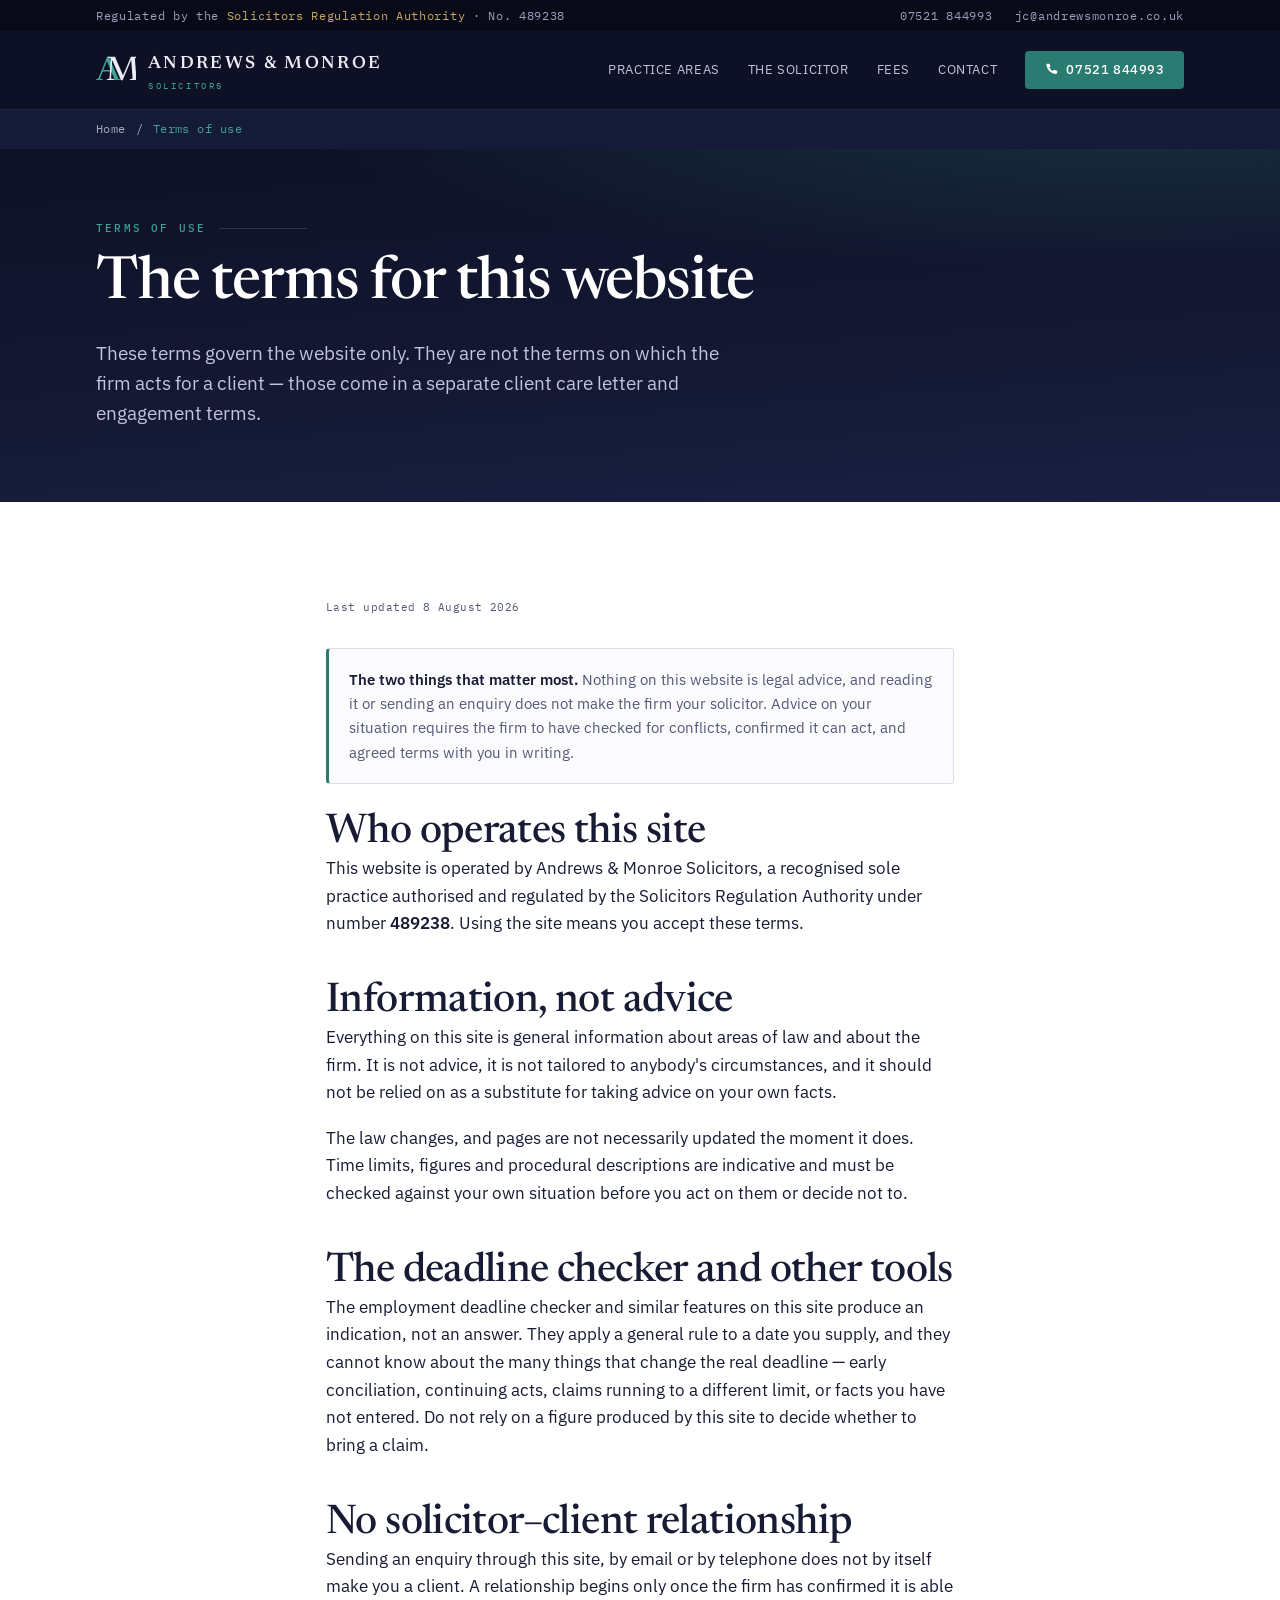
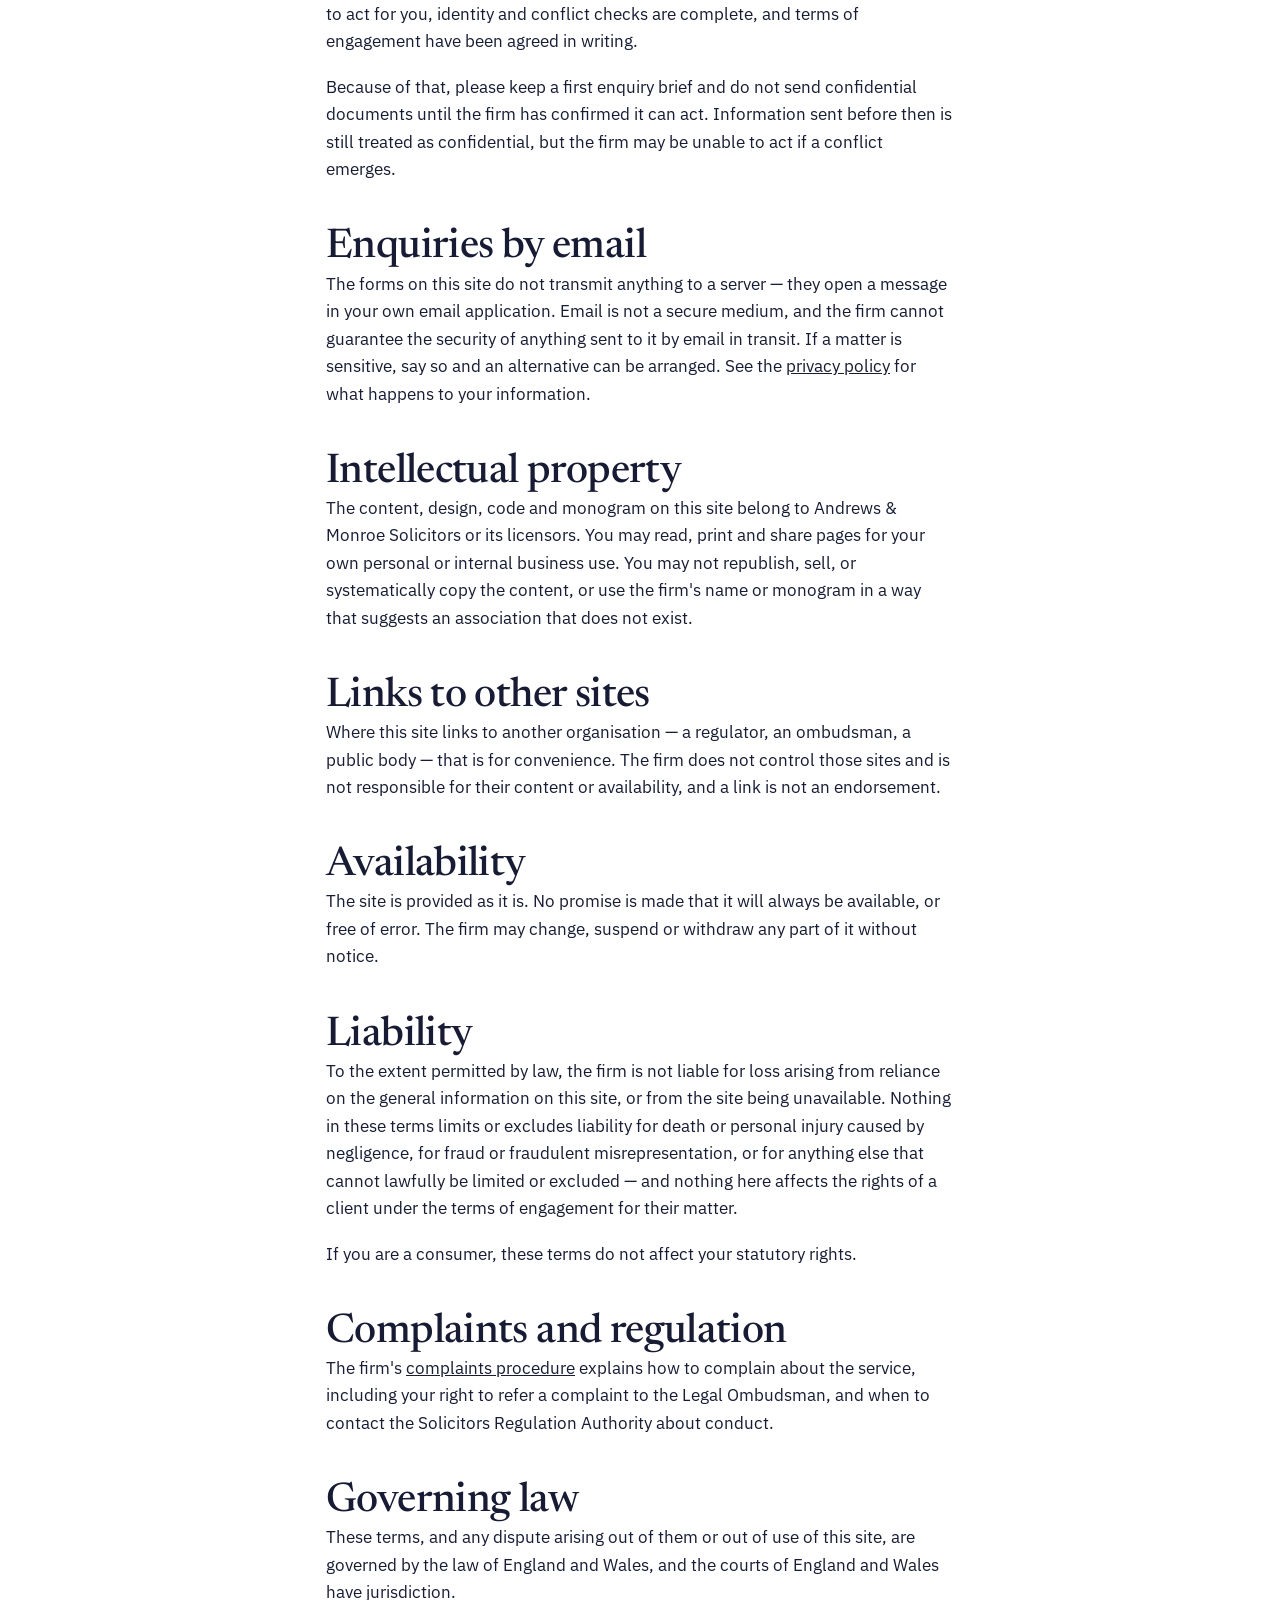
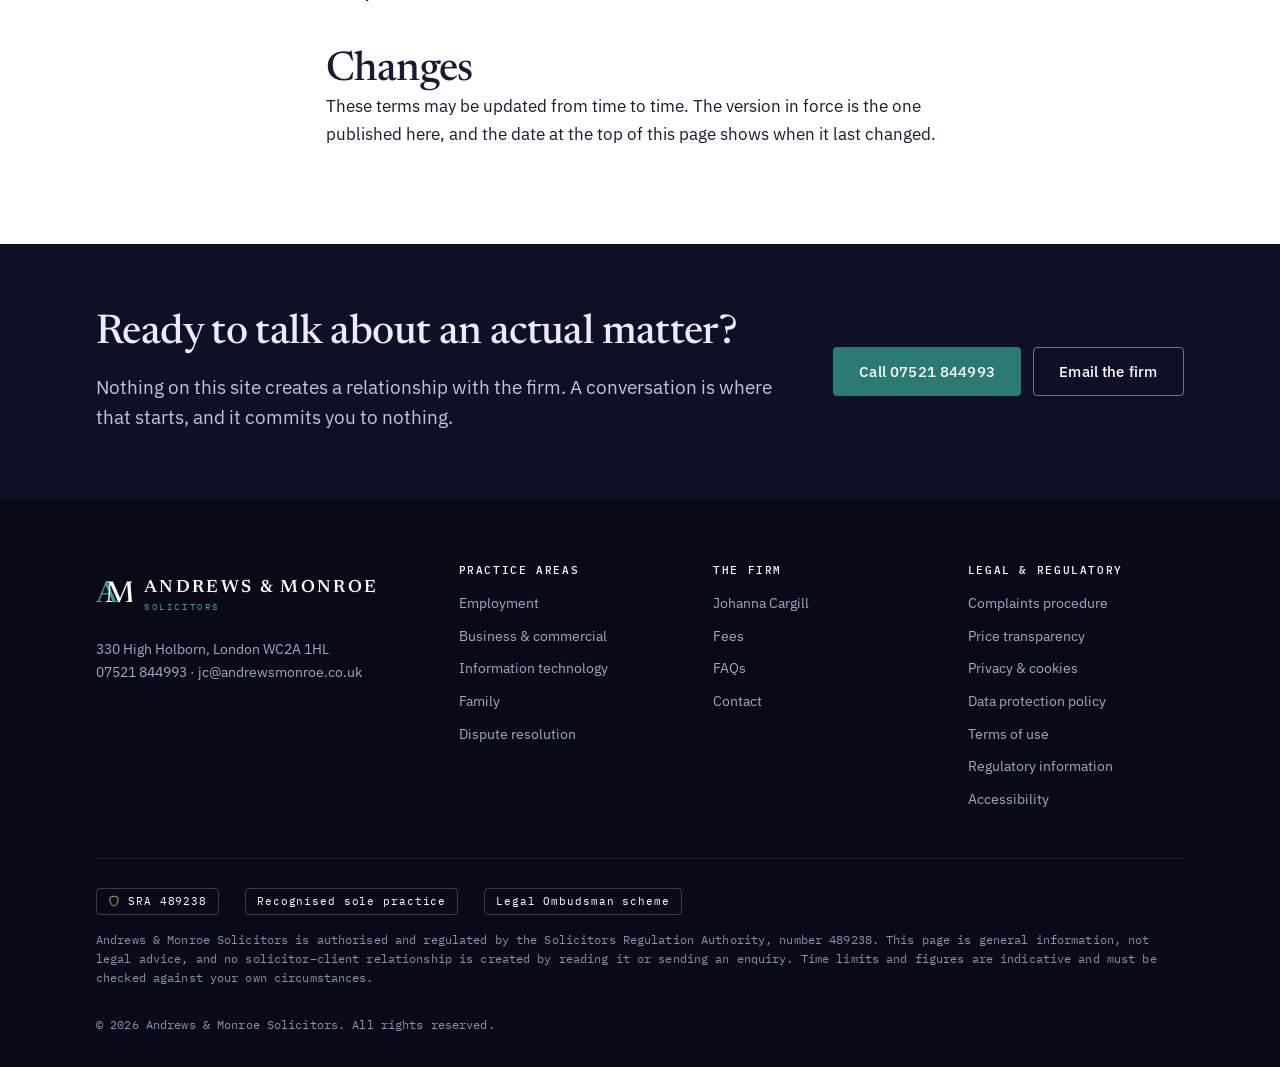
<file: terms.html>
<!DOCTYPE html>
<html lang="en-GB">
<head>
<meta charset="utf-8">
<meta name="viewport" content="width=device-width, initial-scale=1">
<title>Terms of Use | Andrews &amp; Monroe Solicitors</title>
<meta name="description" content="Terms of use for the Andrews & Monroe Solicitors website: no legal advice, no solicitor-client relationship, intellectual property, liability and governing law.">
<meta name="theme-color" content="#0E1126">
<link rel="canonical" href="https://julianshaw2000.github.io/andrews-monroe-demo/terms.html">
<!-- PREVIEW BUILD. Not the production markup: added at deploy time so an
     unfinished site carrying unverified regulatory content is never indexed
     under the firm's name. Remove when the content is signed off. -->
<meta name="robots" content="noindex,nofollow">

<meta property="og:type" content="website">
<meta property="og:site_name" content="Andrews &amp; Monroe Solicitors">
<meta property="og:title" content="Terms of Use — Andrews &amp; Monroe Solicitors">
<meta property="og:description" content="The terms on which this website is made available: general information only, not legal advice, and no solicitor–client relationship.">
<meta property="og:url" content="https://julianshaw2000.github.io/andrews-monroe-demo/terms.html">
<meta property="og:image" content="https://julianshaw2000.github.io/andrews-monroe-demo/assets/og-image.png">
<meta property="og:image:width" content="1200">
<meta property="og:image:height" content="630">
<meta property="og:image:alt" content="Andrews &amp; Monroe Solicitors, London. Regulated by the SRA, number 489238.">
<meta name="twitter:card" content="summary_large_image">

<link rel="icon" href="assets/favicon.svg" type="image/svg+xml">
<!-- Preload only the two faces used above the fold on every page: body
     text and the h1. The rest are discovered from assets/site.css. -->
<link rel="preload" href="assets/fonts/ibm-plex-sans-vf-latin.woff2" as="font" type="font/woff2" crossorigin>
<link rel="preload" href="assets/fonts/newsreader-vf-latin.woff2" as="font" type="font/woff2" crossorigin>
<link rel="stylesheet" href="assets/site.css">

<script type="application/ld+json">
{
  "@context":"https://schema.org",
  "@graph":[
    {
      "@type":"WebPage",
      "name":"Terms of Use",
      "description":"Terms of use for the Andrews & Monroe Solicitors website: no legal advice, no solicitor-client relationship, intellectual property, liability and governing law.",
      "url":"https://www.andrewsmonroe.co.uk/terms",
      "publisher":{"@type":"LegalService","name":"Andrews & Monroe Solicitors","identifier":"SRA 489238"}
    },
    {
      "@type":"BreadcrumbList",
      "itemListElement":[
        {"@type":"ListItem","position":1,"name":"Home","item":"https://www.andrewsmonroe.co.uk/"},
        {"@type":"ListItem","position":2,"name":"Terms of use","item":"https://www.andrewsmonroe.co.uk/terms"}
      ]
    }
  ]
}
</script>
</head>

<body>
<a class="skip" href="#main">Skip to main content</a>

<!-- role="region" so the SRA number and contact details are not
     orphaned outside every landmark on the page. -->
<div class="strip" role="region" aria-label="Regulatory and contact details">
  <div class="strip__in">
    <span>Regulated by the <b>Solicitors Regulation Authority</b> &middot; No. 489238</span>
    <span class="strip__right">
      <a href="tel:+447521844993">07521 844993</a>
      <a href="mailto:jc@andrewsmonroe.co.uk">jc@andrewsmonroe.co.uk</a>
    </span>
  </div>
</div>

<header class="bar">
  <div class="bar__in">
    <a class="brand" href="index.html" aria-label="Andrews and Monroe Solicitors — home">
      <svg class="mono-mark" width="40" height="34" viewBox="0 0 40 34" aria-hidden="true">
        <text x="0" y="27" font-size="34" fill="#3FA093">A</text>
        <text x="10" y="27" font-size="34" fill="currentColor">M</text>
      </svg>
      <span>
        <span class="brand__n">Andrews &amp; Monroe</span>
        <span class="brand__s">Solicitors</span>
      </span>
    </a>

    <button class="burger" id="burger" aria-expanded="false" aria-controls="nav" aria-label="Open menu"><i></i></button>

    <nav class="nav" id="nav" aria-label="Main">
      <a href="index.html#areas">Practice areas</a>
      <a href="index.html#bio">The solicitor</a>
      <a href="index.html#fees">Fees</a>
      <a href="index.html#contact">Contact</a>
      <a class="btn teal" href="tel:+447521844993">
        <svg width="13" height="13" viewBox="0 0 16 16" fill="currentColor" aria-hidden="true"><path d="M3.2 1h2.3l1.3 3.2-1.6 1a8.6 8.6 0 0 0 4.6 4.6l1-1.6L15 9.5v2.3c0 .9-.7 1.6-1.6 1.6A12.4 12.4 0 0 1 1.6 2.6C1.6 1.7 2.3 1 3.2 1Z"/></svg>
        07521 844993
      </a>
    </nav>
  </div>
</header>

<nav class="crumbs" aria-label="Breadcrumb">
  <ol>
    <li><a href="index.html">Home</a></li>
    <li aria-hidden="true">/</li>
    <li aria-current="page">Terms of use</li>
  </ol>
</nav>

<main id="main">

<section class="phero dark">
  <div class="shell">
    <p class="kicker">Terms of use</p>
    <h1>The terms for this website</h1>
    <p class="lede" style="margin-top:1.3rem;max-width:58ch">These terms govern the website only. They are not the terms on which the firm acts for a client — those come in a separate client care letter and engagement terms.</p>
  </div>
</section>

<section class="band white">
  <div class="shell legal rv">
    <!-- TODO(verify): set this to the real publication date at launch -->
    <p class="updated">Last updated 8 August 2026</p>

    <div class="box">
      <p><strong>The two things that matter most.</strong> Nothing on this website is legal advice, and reading it or
        sending an enquiry does not make the firm your solicitor. Advice on your situation requires the firm to have
        checked for conflicts, confirmed it can act, and agreed terms with you in writing.</p>
    </div>

    <h2>Who operates this site</h2>
    <p>This website is operated by Andrews &amp; Monroe Solicitors, a recognised sole practice authorised and regulated
      by the Solicitors Regulation Authority under number <strong>489238</strong>. Using the site means you accept
      these terms.</p>

    <h2>Information, not advice</h2>
    <p>Everything on this site is general information about areas of law and about the firm. It is not advice, it is
      not tailored to anybody's circumstances, and it should not be relied on as a substitute for taking advice on your
      own facts.</p>
    <p>The law changes, and pages are not necessarily updated the moment it does. Time limits, figures and procedural
      descriptions are indicative and must be checked against your own situation before you act on them or decide not
      to.</p>

    <h2>The deadline checker and other tools</h2>
    <p>The employment deadline checker and similar features on this site produce an indication, not an answer. They
      apply a general rule to a date you supply, and they cannot know about the many things that change the real
      deadline — early conciliation, continuing acts, claims running to a different limit, or facts you have not
      entered. Do not rely on a figure produced by this site to decide whether to bring a claim.</p>

    <h2>No solicitor–client relationship</h2>
    <p>Sending an enquiry through this site, by email or by telephone does not by itself make you a client. A
      relationship begins only once the firm has confirmed it is able to act for you, identity and conflict checks are
      complete, and terms of engagement have been agreed in writing.</p>
    <p>Because of that, please keep a first enquiry brief and do not send confidential documents until the firm has
      confirmed it can act. Information sent before then is still treated as confidential, but the firm may be unable
      to act if a conflict emerges.</p>

    <h2>Enquiries by email</h2>
    <p>The forms on this site do not transmit anything to a server — they open a message in your own email
      application. Email is not a secure medium, and the firm cannot guarantee the security of anything sent to it by
      email in transit. If a matter is sensitive, say so and an alternative can be arranged. See the
      <a href="privacy.html">privacy policy</a> for what happens to your information.</p>

    <h2>Intellectual property</h2>
    <p>The content, design, code and monogram on this site belong to Andrews &amp; Monroe Solicitors or its licensors.
      You may read, print and share pages for your own personal or internal business use. You may not republish,
      sell, or systematically copy the content, or use the firm's name or monogram in a way that suggests an
      association that does not exist.</p>

    <h2>Links to other sites</h2>
    <p>Where this site links to another organisation — a regulator, an ombudsman, a public body — that is for
      convenience. The firm does not control those sites and is not responsible for their content or availability, and
      a link is not an endorsement.</p>

    <h2>Availability</h2>
    <p>The site is provided as it is. No promise is made that it will always be available, or free of error. The firm
      may change, suspend or withdraw any part of it without notice.</p>

    <h2>Liability</h2>
    <p>To the extent permitted by law, the firm is not liable for loss arising from reliance on the general information
      on this site, or from the site being unavailable. Nothing in these terms limits or excludes liability for death
      or personal injury caused by negligence, for fraud or fraudulent misrepresentation, or for anything else that
      cannot lawfully be limited or excluded — and nothing here affects the rights of a client under the terms of
      engagement for their matter.</p>
    <p>If you are a consumer, these terms do not affect your statutory rights.</p>

    <h2>Complaints and regulation</h2>
    <p>The firm's <a href="complaints.html">complaints procedure</a> explains how to complain about the service,
      including your right to refer a complaint to the Legal Ombudsman, and when to contact the Solicitors Regulation
      Authority about conduct.</p>
    <!-- TODO(verify): confirm whether the firm's professional indemnity insurer and
         territorial coverage should be published here. SRA Transparency Rules
         require certain details to be made available to clients. -->

    <h2>Governing law</h2>
    <p>These terms, and any dispute arising out of them or out of use of this site, are governed by the law of England
      and Wales, and the courts of England and Wales have jurisdiction.</p>

    <h2>Changes</h2>
    <p>These terms may be updated from time to time. The version in force is the one published here, and the date at
      the top of this page shows when it last changed.</p>

  </div>
</section>

<section class="band ink dark slim">
  <div class="shell endcta rv">
    <div>
      <h2>Ready to talk about an actual matter?</h2>
      <p class="lede" style="margin-top:1rem">Nothing on this site creates a relationship with the firm. A conversation is where that starts, and it commits you to nothing.</p>
    </div>
    <div class="row">
      <a class="btn teal" href="tel:+447521844993">Call 07521 844993</a>
      <a class="btn line" href="mailto:jc@andrewsmonroe.co.uk">Email the firm</a>
    </div>
  </div>
</section>

</main>

<footer class="foot">
  <div class="shell">
    <div class="foot__g">
      <div class="foot__b">
        <a class="brand" href="index.html" style="color:#fff">
          <svg class="mono-mark" width="36" height="30" viewBox="0 0 40 34" aria-hidden="true">
            <text x="0" y="27" font-size="34" fill="#3FA093">A</text>
            <text x="10" y="27" font-size="34" fill="#ffffff">M</text>
          </svg>
          <span><span class="brand__n">Andrews &amp; Monroe</span><span class="brand__s">Solicitors</span></span>
        </a>
        <!-- Address confirmed by the client, 12 Aug 2026: High Holborn is correct.
             The 22 Upper Ground address on the old data protection policy is wrong
             and should be corrected there. -->
        <p>330 High Holborn, London WC2A 1HL<br>
          <a href="tel:+447521844993">07521 844993</a> &middot;
          <a href="mailto:jc@andrewsmonroe.co.uk">jc@andrewsmonroe.co.uk</a></p>
      </div>

      <div>
        <h2>Practice areas</h2>
        <ul>
          <li><a href="employment.html">Employment</a></li>
          <li><a href="commercial.html">Business &amp; commercial</a></li>
          <li><a href="technology.html">Information technology</a></li>
          <li><a href="family.html">Family</a></li>
          <li><a href="disputes.html">Dispute resolution</a></li>
        </ul>
      </div>

      <div>
        <h2>The firm</h2>
        <ul>
          <li><a href="index.html#bio">Johanna Cargill</a></li>
          <li><a href="index.html#fees">Fees</a></li>
          <li><a href="index.html#faq">FAQs</a></li>
          <li><a href="index.html#contact">Contact</a></li>
        </ul>
      </div>

      <div>
        <h2>Legal &amp; regulatory</h2>
        <ul>
          <li><a href="complaints.html">Complaints procedure</a></li>
          <li><a href="index.html#fees">Price transparency</a></li>
          <li><a href="privacy.html">Privacy &amp; cookies</a></li>
          <li><a href="data-protection.html">Data protection policy</a></li>
          <li><a href="terms.html">Terms of use</a></li>
          <li><a href="regulatory.html">Regulatory information</a></li>
          <li><a href="accessibility.html">Accessibility</a></li>
        </ul>
      </div>
    </div>

    <div class="foot__law">
      <div class="foot__row">
        <span class="badge">
          <svg width="12" height="12" viewBox="0 0 24 24" fill="none" stroke="currentColor" stroke-width="2"><path d="M12 2 4 5v6c0 5 3.4 9.4 8 11 4.6-1.6 8-6 8-11V5l-8-3Z"/></svg>
          SRA 489238
        </span>
        <span class="badge">Recognised sole practice</span>
        <span class="badge">Legal Ombudsman scheme</span>
      </div>
      <p class="micro">Andrews &amp; Monroe Solicitors is authorised and regulated by the Solicitors Regulation
        Authority, number 489238. This page is general information, not legal advice, and no solicitor–client
        relationship is created by reading it or sending an enquiry. Time limits and figures are indicative and must be
        checked against your own circumstances.</p>
      <p class="micro">&copy; <span id="yr">2026</span> Andrews &amp; Monroe Solicitors. All rights reserved.</p>
    </div>
  </div>
</footer>

<nav class="dock" aria-label="Quick contact">
  <a class="d1" href="tel:+447521844993">
    <svg width="15" height="15" viewBox="0 0 16 16" fill="currentColor" aria-hidden="true"><path d="M3.2 1h2.3l1.3 3.2-1.6 1a8.6 8.6 0 0 0 4.6 4.6l1-1.6L15 9.5v2.3c0 .9-.7 1.6-1.6 1.6A12.4 12.4 0 0 1 1.6 2.6C1.6 1.7 2.3 1 3.2 1Z"/></svg>
    Call now
  </a>
  <a class="d2" href="index.html#intake">
    <svg width="15" height="15" viewBox="0 0 24 24" fill="none" stroke="currentColor" stroke-width="2" aria-hidden="true"><path d="M21 15a2 2 0 0 1-2 2H7l-4 4V5a2 2 0 0 1 2-2h14a2 2 0 0 1 2 2Z"/></svg>
    Case review
  </a>
</nav>

<script src="assets/site.js"></script>
</body>
</html>
</file>
<file: assets/site.css>
/* ============================================================
   ANDREWS & MONROE — SHARED STYLESHEET
   ------------------------------------------------------------
   Loaded by every page. Buildless: plain <link rel="stylesheet">.

   WHAT LIVES HERE
   Tokens, base type, layout primitives, and every component that
   appears on more than one page: header, breadcrumbs, buttons,
   form fields, FAQ accordion, interior two-column body, footer,
   mobile dock, scroll reveal.

   WHAT DOES NOT LIVE HERE
   Page-unique components stay in a <style> block on their own
   page, so nothing is downloaded that only one page uses:
     index.html       hero, trust row, intake wizard, credential
                      belt, practice-area cards, process, bio,
                      testimonials, fees table, contact list
     employment.html  the tribunal deadline checker (.tool)
   The homepage also overrides the type scale and band rhythm —
   see "HOMEPAGE OVERRIDES" in its own <style> block.

   TYPE SCALE
   The scale below is the *interior page* scale. The homepage
   deliberately runs larger; that is an override, not a bug.
   ============================================================ */

/* ---- 0. WEBFONTS ----
   Self-hosted. The site previously loaded these from Google Fonts, which
   made a third-party request on every page load and disclosed each
   visitor's IP address to Google before they had done anything. For a
   solicitor's site that is a privacy answer as much as a performance one.

   These are the exact files Google served, with Google's own
   unicode-range subsetting kept, so a browser still downloads only the
   ranges the page needs — about 264 KB of Latin for an English page, the
   same bytes as before, now from one origin instead of two.

   Newsreader and IBM Plex Sans are variable fonts: one file each covers
   weights 400-600, declared here as a range. IBM Plex Mono ships as
   static instances, so it keeps one face per weight. Newsreader's opsz
   axis is intact and font-optical-sizing defaults to auto, which is what
   gives the large headings their display cut.

   Regenerate with scratchpad/selfhost_fonts.py if a weight is ever added.
   Do not add a weight to the CSS without adding the file. */
@font-face{font-family:'IBM Plex Mono';font-style:normal;font-weight:400;font-display:swap;src:url(fonts/ibm-plex-mono-400-latin.woff2) format('woff2');unicode-range:U+0000-00FF, U+0131, U+0152-0153, U+02BB-02BC, U+02C6, U+02DA, U+02DC, U+0304, U+0308, U+0329, U+2000-206F, U+20AC, U+2122, U+2191, U+2193, U+2212, U+2215, U+FEFF, U+FFFD}
@font-face{font-family:'IBM Plex Mono';font-style:normal;font-weight:500;font-display:swap;src:url(fonts/ibm-plex-mono-500-latin.woff2) format('woff2');unicode-range:U+0000-00FF, U+0131, U+0152-0153, U+02BB-02BC, U+02C6, U+02DA, U+02DC, U+0304, U+0308, U+0329, U+2000-206F, U+20AC, U+2122, U+2191, U+2193, U+2212, U+2215, U+FEFF, U+FFFD}
@font-face{font-family:'IBM Plex Mono';font-style:normal;font-weight:400;font-display:swap;src:url(fonts/ibm-plex-mono-400-latin-ext.woff2) format('woff2');unicode-range:U+0100-02BA, U+02BD-02C5, U+02C7-02CC, U+02CE-02D7, U+02DD-02FF, U+0304, U+0308, U+0329, U+1D00-1DBF, U+1E00-1E9F, U+1EF2-1EFF, U+2020, U+20A0-20AB, U+20AD-20C0, U+2113, U+2C60-2C7F, U+A720-A7FF}
@font-face{font-family:'IBM Plex Mono';font-style:normal;font-weight:500;font-display:swap;src:url(fonts/ibm-plex-mono-500-latin-ext.woff2) format('woff2');unicode-range:U+0100-02BA, U+02BD-02C5, U+02C7-02CC, U+02CE-02D7, U+02DD-02FF, U+0304, U+0308, U+0329, U+1D00-1DBF, U+1E00-1E9F, U+1EF2-1EFF, U+2020, U+20A0-20AB, U+20AD-20C0, U+2113, U+2C60-2C7F, U+A720-A7FF}
@font-face{font-family:'IBM Plex Sans';font-style:normal;font-weight:400 600;font-display:swap;src:url(fonts/ibm-plex-sans-vf-latin.woff2) format('woff2');unicode-range:U+0000-00FF, U+0131, U+0152-0153, U+02BB-02BC, U+02C6, U+02DA, U+02DC, U+0304, U+0308, U+0329, U+2000-206F, U+20AC, U+2122, U+2191, U+2193, U+2212, U+2215, U+FEFF, U+FFFD}
@font-face{font-family:'IBM Plex Sans';font-style:normal;font-weight:400 600;font-display:swap;src:url(fonts/ibm-plex-sans-vf-latin-ext.woff2) format('woff2');unicode-range:U+0100-02BA, U+02BD-02C5, U+02C7-02CC, U+02CE-02D7, U+02DD-02FF, U+0304, U+0308, U+0329, U+1D00-1DBF, U+1E00-1E9F, U+1EF2-1EFF, U+2020, U+20A0-20AB, U+20AD-20C0, U+2113, U+2C60-2C7F, U+A720-A7FF}
@font-face{font-family:'Newsreader';font-style:italic;font-weight:400;font-display:swap;src:url(fonts/newsreader-400-italic-latin.woff2) format('woff2');unicode-range:U+0000-00FF, U+0131, U+0152-0153, U+02BB-02BC, U+02C6, U+02DA, U+02DC, U+0304, U+0308, U+0329, U+2000-206F, U+20AC, U+2122, U+2191, U+2193, U+2212, U+2215, U+FEFF, U+FFFD}
@font-face{font-family:'Newsreader';font-style:italic;font-weight:400;font-display:swap;src:url(fonts/newsreader-400-italic-latin-ext.woff2) format('woff2');unicode-range:U+0100-02BA, U+02BD-02C5, U+02C7-02CC, U+02CE-02D7, U+02DD-02FF, U+0304, U+0308, U+0329, U+1D00-1DBF, U+1E00-1E9F, U+1EF2-1EFF, U+2020, U+20A0-20AB, U+20AD-20C0, U+2113, U+2C60-2C7F, U+A720-A7FF}
@font-face{font-family:'Newsreader';font-style:normal;font-weight:400 600;font-display:swap;src:url(fonts/newsreader-vf-latin.woff2) format('woff2');unicode-range:U+0000-00FF, U+0131, U+0152-0153, U+02BB-02BC, U+02C6, U+02DA, U+02DC, U+0304, U+0308, U+0329, U+2000-206F, U+20AC, U+2122, U+2191, U+2193, U+2212, U+2215, U+FEFF, U+FFFD}
@font-face{font-family:'Newsreader';font-style:normal;font-weight:400 600;font-display:swap;src:url(fonts/newsreader-vf-latin-ext.woff2) format('woff2');unicode-range:U+0100-02BA, U+02BD-02C5, U+02C7-02CC, U+02CE-02D7, U+02DD-02FF, U+0304, U+0308, U+0329, U+1D00-1DBF, U+1E00-1E9F, U+1EF2-1EFF, U+2020, U+20A0-20AB, U+20AD-20C0, U+2113, U+2C60-2C7F, U+A720-A7FF}

/* ---- 1. TOKENS ----
   Palette taken from the firm's printed monogram — teal A,
   indigo M — with a restrained brass reserved exclusively for
   credential and regulatory marks. Do not use brass for buttons,
   headings or hovers. */
:root{
  --ink:#0E1126;
  --ink-2:#151A36;
  --navy:#1E2650;
  --navy-3:#2B3564;
  --teal:#2A7C72;
  --teal-lift:#3FA093;
  --teal-deep:#164D46;
  --brass:#A9863F;
  --brass-lift:#C9A961;

  --paper:#F5F5F9;
  --paper-2:#FBFBFD;
  --white:#fff;

  --text:#171B33;
  --slate:#525878;
  --slate-2:#8B90AC;
  --rule:#DCDDE8;
  --rule-2:rgba(255,255,255,.14);

  --amber:#8C5E13;
  --alert:#98302B;
  --ok:#1F6B5E;

  --serif:"Newsreader",Georgia,"Times New Roman",serif;
  --sans:"IBM Plex Sans",-apple-system,BlinkMacSystemFont,"Segoe UI",sans-serif;
  --mono:"IBM Plex Mono",ui-monospace,Menlo,monospace;

  --shell:1200px;
  --gut:clamp(20px,4.6vw,56px);
  --r:4px;
  --lift:0 1px 2px rgba(14,17,38,.05),0 24px 56px -24px rgba(14,17,38,.34);
  --lift-sm:0 1px 2px rgba(14,17,38,.06),0 10px 24px -14px rgba(14,17,38,.24);
}

*,*::before,*::after{box-sizing:border-box}
html{-webkit-text-size-adjust:100%;scroll-behavior:smooth}
body{
  margin:0;background:var(--paper);color:var(--text);
  font:400 17px/1.62 var(--sans);
  -webkit-font-smoothing:antialiased;
}
img{max-width:100%;display:block}
a{color:inherit}
:target{scroll-margin-top:118px}

/* ---- 2. TYPE ---- */
h1,h2,h3,h4{margin:0;font-family:var(--serif);font-weight:500;line-height:1.1}
h1{font-size:clamp(2.3rem,4.8vw,3.7rem);letter-spacing:-.02em}
h2{font-size:clamp(1.8rem,3.2vw,2.6rem);letter-spacing:-.015em}
h3{font-size:1.26rem;line-height:1.24}
h4{font-size:1.06rem}
p{margin:0 0 1.05em}
p:last-child{margin-bottom:0}
strong{font-weight:600}

/* Anything that is a number, deadline, reference or regulatory
   fact is set in mono. That rule carries meaning — keep it. */
.kicker{
  font:500 .69rem/1 var(--mono);text-transform:uppercase;letter-spacing:.2em;
  color:var(--teal);margin:0 0 1.1rem;display:flex;align-items:center;gap:.75rem;
}
.kicker::after{content:"";height:1px;flex:1;max-width:88px;background:var(--rule)}
.dark .kicker{color:var(--teal-lift)}
.dark .kicker::after{background:var(--rule-2)}

.lede{font-size:clamp(1.05rem,1.45vw,1.19rem);color:var(--slate);max-width:62ch}
.dark .lede{color:#C0C5DC}

/* CONTRAST RULE FOR --slate-2.
   #8B90AC gives about 3.1:1 on white — below the 4.5:1 WCAG AA needs
   for text this size — but about 6.4:1 on --ink. So it is a
   dark-background token only. On light backgrounds use --slate
   (#525878, about 6.2:1 on white) instead. Both already exist; no new
   token was added. If you set --slate-2 on a light background, that is
   an accessibility bug. */
.micro{font:400 .74rem/1.6 var(--mono);color:var(--slate);letter-spacing:.01em}
.dark .micro,.foot .micro{color:var(--slate-2)}

/* ---- 3. LAYOUT ----
   Sections alternate .band.white -> .band.paper -> .band.ink.
   Never two of the same in a row. */
.shell{max-width:var(--shell);margin:0 auto;padding-inline:var(--gut)}
.band{padding-block:clamp(56px,7.5vw,100px)}
.band.paper{background:var(--paper)}
.band.white{background:var(--white)}
.band.ink{background:var(--ink);color:#EBECF5}
.band.slim{padding-block:clamp(42px,5.2vw,68px)}
.dark{color:#EBECF5}
.head{max-width:66ch;margin-bottom:clamp(30px,4vw,50px)}
.head p{margin-top:1.05rem}

.skip{position:absolute;left:-9999px;background:var(--white);padding:.85rem 1.25rem;z-index:200}
.skip:focus{left:12px;top:12px}
:where(a,button,input,select,textarea,summary,[tabindex]):focus-visible{
  outline:2px solid var(--teal-lift);outline-offset:3px;border-radius:2px;
}

/* ---- 4. BUTTONS ---- */
.btn{
  display:inline-flex;align-items:center;justify-content:center;gap:.55rem;
  font:500 .95rem/1 var(--sans);letter-spacing:.01em;padding:1rem 1.6rem;
  border:1px solid transparent;border-radius:var(--r);cursor:pointer;text-decoration:none;
  transition:background .2s,color .2s,border-color .2s,transform .12s;
  /* A phone number broken across two lines reads as two numbers. Every
     label on this site is short enough that nowrap cannot overflow. */
  white-space:nowrap;
}
.btn:active{transform:translateY(1px)}
.btn.teal{background:var(--teal);color:#fff}
.btn.teal:hover{background:var(--teal-lift)}
.btn.dark-btn{background:var(--navy);color:#fff}
.btn.dark-btn:hover{background:var(--ink)}
.btn.line{background:transparent;color:#fff;border-color:rgba(255,255,255,.42)}
.btn.line:hover{background:rgba(255,255,255,.1);border-color:#fff}
.btn.line-dark{background:transparent;color:var(--navy);border-color:var(--rule)}
.btn.line-dark:hover{border-color:var(--navy);background:var(--paper-2)}
.btn.full{width:100%}
.btn[disabled]{opacity:.45;cursor:not-allowed}

/* ---- 5. MONOGRAM ---- */
.mono-mark text{font-family:var(--serif);font-weight:500}

/* ---- 6. UTILITY STRIP + HEADER ---- */
.strip{background:#080A18;color:#9BA1BE;font:400 .72rem/1 var(--mono);letter-spacing:.06em}
.strip__in{max-width:var(--shell);margin:0 auto;padding:.6rem var(--gut);display:flex;gap:1.4rem;align-items:center;flex-wrap:wrap}
.strip b{color:var(--brass-lift);font-weight:400}
.strip a{text-decoration:none}
.strip a:hover{color:#fff}
.strip__right,.strip__r{margin-left:auto;display:flex;gap:1.4rem}
@media (max-width:760px){.strip__right,.strip__r{display:none}}

.bar{position:sticky;top:0;z-index:60;background:var(--ink);border-bottom:1px solid rgba(255,255,255,.09)}
.bar__in{max-width:var(--shell);margin:0 auto;padding-inline:var(--gut);display:flex;align-items:center;gap:1.4rem;min-height:78px}
.brand{display:flex;align-items:center;gap:.75rem;text-decoration:none;color:#EBECF5;padding-block:10px}
.brand__n{font:600 1.12rem/1.05 var(--serif);text-transform:uppercase;letter-spacing:.13em;white-space:nowrap}
.brand__s{display:block;font:400 .58rem/1 var(--mono);letter-spacing:.28em;text-transform:uppercase;color:var(--teal-lift);margin-top:4px}

.nav{margin-left:auto;display:flex;align-items:center;gap:1.75rem}
.nav a{text-decoration:none;font-size:.84rem;letter-spacing:.045em;text-transform:uppercase;color:#C0C5DC;padding-block:8px;position:relative}
.nav a::after{content:"";position:absolute;inset:auto 0 0;height:1px;background:var(--teal-lift);transform:scaleX(0);transform-origin:left;transition:transform .26s cubic-bezier(.2,.7,.3,1)}
.nav a:hover{color:#fff}
.nav a:hover::after{transform:scaleX(1)}
.nav a[aria-current]{color:#fff}
.nav a[aria-current]::after{transform:scaleX(1)}
.nav .btn{padding:.72rem 1.15rem;font-size:.83rem}
.nav .btn::after{display:none}

.burger{display:none;margin-left:auto;width:44px;height:40px;background:none;border:1px solid rgba(255,255,255,.26);border-radius:var(--r);color:#EBECF5;cursor:pointer;align-items:center;justify-content:center}
.burger i{display:block;width:18px;height:1px;background:currentColor;position:relative}
.burger i::before,.burger i::after{content:"";position:absolute;left:0;width:18px;height:1px;background:currentColor}
.burger i::before{top:-6px}.burger i::after{top:6px}
@media (max-width:1000px){
  .nav{display:none;position:absolute;top:100%;left:0;right:0;background:var(--ink);flex-direction:column;align-items:stretch;gap:0;padding:.4rem var(--gut) 1.4rem;border-bottom:1px solid rgba(255,255,255,.12)}
  .nav.open{display:flex}
  .nav a{font-size:.98rem;padding:.9rem 0;border-bottom:1px solid rgba(255,255,255,.08);text-transform:none;letter-spacing:0}
  .nav a::after{display:none}
  .nav .btn{margin-top:1.1rem;justify-content:center;font-size:.95rem;padding:.95rem}
  .burger{display:flex}
}

/* ---- 7. BREADCRUMBS (interior pages) ---- */
.crumbs{background:var(--ink-2);color:#A3A9C4;font:400 .74rem/1 var(--mono);letter-spacing:.04em}
.crumbs ol{max-width:var(--shell);margin:0 auto;padding:.85rem var(--gut);list-style:none;display:flex;gap:.6rem;flex-wrap:wrap}
.crumbs a{text-decoration:none}
.crumbs a:hover{color:#fff}
.crumbs li[aria-current]{color:var(--teal-lift)}

/* ---- 8. INTERIOR PAGE HERO ---- */
.phero{
  position:relative;overflow:hidden;color:#EBECF5;
  background:
    radial-gradient(110% 80% at 88% -14%,rgba(42,124,114,.3),transparent 60%),
    linear-gradient(176deg,var(--ink),#141935 66%,#1A2043);
  padding-block:clamp(46px,5.8vw,80px) clamp(46px,5.8vw,80px);
}
.phero__g{display:grid;gap:clamp(34px,4.4vw,58px);grid-template-columns:minmax(0,1.05fr) minmax(0,.95fr);align-items:start}
@media (max-width:1040px){.phero__g{grid-template-columns:1fr}}
.phero h1{color:#fff}
.phero .cta{display:flex;flex-wrap:wrap;gap:.7rem;margin-top:1.9rem}
.chips{margin:2.2rem 0 0;padding:0;list-style:none;display:flex;flex-wrap:wrap;gap:.45rem}
.chips li{font:400 .74rem/1 var(--mono);letter-spacing:.05em;border:1px solid var(--rule-2);border-radius:var(--r);padding:.5rem .7rem;color:#C0C5DC}

/* ---- 9. CARD IN THE HERO'S SECOND COLUMN ----
   .tool is the shell; employment.html fills it with the deadline
   checker, the other practice pages fill it with static "at a
   glance" content via .facts. */
.tool{background:var(--white);color:var(--text);border-radius:var(--r);box-shadow:var(--lift);overflow:hidden}
.tool__t{padding:1.4rem 1.55rem 1.15rem;border-bottom:1px solid var(--rule)}
.tool__t h2{font-size:1.45rem}
.tool__t p{margin:.55rem 0 0;font-size:.91rem;color:var(--slate);line-height:1.52}
.tool__b{padding:1.45rem 1.55rem}
.tool__f{background:var(--paper);border-top:1px solid var(--rule);padding:.9rem 1.55rem}
.tool__f p{margin:0;font:400 .71rem/1.6 var(--mono);color:var(--slate)}

/* static "at a glance" list used in place of an interactive tool */
.facts{margin:0;padding:0;list-style:none}
.facts li{padding:.85rem 0;border-top:1px solid var(--rule)}
.facts li:first-child{border-top:0;padding-top:0}
.facts li:last-child{padding-bottom:0}
.facts b{display:block;font:400 .64rem/1 var(--mono);text-transform:uppercase;letter-spacing:.13em;color:var(--slate);margin-bottom:.45rem;font-weight:400}
.facts span{font-size:.93rem;color:var(--slate);line-height:1.55;display:block}
.facts em{font-style:normal;font-family:var(--mono);color:var(--navy)}

/* ---- 10. FORM FIELDS ---- */
.field{display:block;margin-bottom:1.05rem}
.field__l{display:block;font:500 .67rem/1 var(--mono);text-transform:uppercase;letter-spacing:.14em;color:var(--slate);margin-bottom:.5rem}
.field input,.field select,.field textarea{
  width:100%;font:400 1rem/1.4 var(--sans);color:var(--text);background:var(--paper-2);
  border:1px solid var(--rule);border-radius:var(--r);padding:.8rem .85rem;
  transition:border-color .18s,background .18s;
}
.field input:hover,.field select:hover,.field textarea:hover{border-color:var(--slate-2)}
.field input:focus,.field select:focus,.field textarea:focus{background:#fff;border-color:var(--teal)}
.field textarea{min-height:100px;resize:vertical}
.pair{display:grid;grid-template-columns:1fr 1fr;gap:1rem}
@media (max-width:520px){.pair{grid-template-columns:1fr}}
.row{display:flex;gap:.6rem;margin-top:.3rem}
.row .btn{flex:1}
.err{font:400 .82rem/1.4 var(--sans);color:var(--alert);margin-top:-.4rem;margin-bottom:.9rem;display:none}
.err.on{display:block}

/* ---- 11. DEADLINE VERDICT ----
   Shared by the homepage intake wizard and the employment
   deadline checker. Each page sets its own margin and its own
   show/hide mechanism. */
.verdict{border:1px solid var(--rule);border-left:3px solid var(--teal);border-radius:var(--r);padding:1.1rem 1.15rem;background:var(--paper-2)}
.verdict.soon{border-left-color:var(--brass)}
.verdict.crit,.verdict.past{border-left-color:var(--alert)}
.verdict__l{font:500 .66rem/1 var(--mono);text-transform:uppercase;letter-spacing:.14em;color:var(--slate);margin-bottom:.5rem}
.verdict__d{font:500 clamp(1.35rem,3vw,1.8rem)/1.12 var(--serif)}
.verdict__c{display:inline-flex;align-items:baseline;gap:.4rem;margin-top:.75rem;padding:.4rem .68rem;border-radius:var(--r);font:400 .8rem/1 var(--mono);background:rgba(42,124,114,.1);color:var(--teal-deep)}
.verdict__c b{font:500 1.02rem/1 var(--mono)}
.verdict.soon .verdict__c{background:rgba(169,134,63,.14);color:var(--amber)}
.verdict.crit .verdict__c,.verdict.past .verdict__c{background:rgba(152,48,43,.1);color:var(--alert)}
.verdict p{margin:.85rem 0 0;font-size:.87rem;color:var(--slate);line-height:1.55}
.verdict .row{display:flex;gap:.55rem;margin-top:1.05rem;flex-wrap:wrap}

/* ---- 12. TWO-COLUMN INTERIOR BODY ---- */
.split{display:grid;gap:clamp(32px,4.4vw,64px);grid-template-columns:minmax(0,1fr) minmax(0,320px);align-items:start}
@media (max-width:940px){.split{grid-template-columns:1fr}}
.prose h2{margin-top:0}
.prose h3{margin:2.2rem 0 .8rem}
.prose ul{margin:0 0 1.2rem;padding:0;list-style:none}
.prose ul li{padding:.42rem 0 .42rem 1.3rem;position:relative;border-bottom:1px solid var(--rule);color:var(--slate)}
.prose ul li::before{content:"";position:absolute;left:0;top:1.05em;width:7px;height:1px;background:var(--teal)}
.prose ul li strong{color:var(--text)}

/* Grids use 1px gaps over a --rule background to make hairline
   dividers. No border on the children. */
.aside{position:sticky;top:104px;display:grid;gap:1px;background:var(--rule);border:1px solid var(--rule)}
@media (max-width:940px){.aside{position:static}}
.aside > div{background:var(--white);padding:1.3rem 1.35rem}
/* h3, not h4: the sidebar sits beside a section whose heading is an h2,
   so h3 keeps the document outline from skipping a level. The visual
   size is set here and owes nothing to the tag. */
.aside h3{font:500 .67rem/1 var(--mono);text-transform:uppercase;letter-spacing:.15em;color:var(--slate);margin-bottom:.9rem}
.aside ul{margin:0;padding:0;list-style:none;font-size:.93rem}
.aside li{padding:.42rem 0;border-top:1px solid var(--rule)}
.aside li:first-child{border-top:0}
.aside a{text-decoration:none;color:var(--navy)}
.aside a:hover{color:var(--teal-deep)}
/* "Reviewed by" credit. The alt is empty on purpose: the solicitor's name
   and SRA number sit next to it in text, so announcing the image as well
   would just repeat them. */
.byline{display:flex;align-items:center;gap:.8rem}
/* The hairline ring matters: the portrait was shot on white, so against a
   white card the circular crop is invisible and the head appears to float.
   1px of --rule is the same divider language used everywhere else. */
.byline img{width:46px;height:46px;flex:none;border-radius:50%;object-fit:cover;background:var(--paper);box-shadow:0 0 0 1px var(--rule)}

.aside .call{background:var(--navy);color:#fff}
.aside .call h3{color:rgba(255,255,255,.6)}
.aside .call p{font-size:.9rem;color:#C0C5DC;margin-bottom:1rem}

/* ---- 13. TWO AUDIENCES ---- */
.who{display:grid;gap:1px;background:var(--rule);border:1px solid var(--rule);grid-template-columns:1fr 1fr}
@media (max-width:760px){.who{grid-template-columns:1fr}}
.who > div{background:var(--white);padding:1.7rem 1.6rem}
.who h3{margin-bottom:.9rem}
.who ul{margin:0;padding:0;list-style:none;font-size:.93rem;color:var(--slate)}
.who li{padding:.36rem 0 .36rem 1rem;position:relative;border-top:1px solid var(--rule)}
.who li:first-child{border-top:0}
.who li::before{content:"";position:absolute;left:0;top:.95em;width:5px;height:1px;background:var(--teal)}

/* ---- 14. FAQ ---- */
.faq{max-width:840px}
.faq details{border-top:1px solid var(--rule);background:transparent}
.faq details:last-of-type{border-bottom:1px solid var(--rule)}
.faq summary{
  list-style:none;cursor:pointer;padding:1.22rem 2.4rem 1.22rem 0;position:relative;
  font:500 1.05rem/1.4 var(--sans);color:var(--navy);
}
.faq summary::-webkit-details-marker{display:none}
.faq summary::after{
  content:"";position:absolute;right:.35rem;top:1.6rem;width:11px;height:11px;
  border-right:1.5px solid var(--teal);border-bottom:1.5px solid var(--teal);
  transform:rotate(45deg);transition:transform .24s;
}
.faq details[open] summary::after{transform:rotate(225deg)}
.faq summary:hover{color:var(--teal-deep)}
.faq__a{padding:0 3rem 1.4rem 0;color:var(--slate);font-size:.97rem}
.faq__a p{margin-bottom:.8rem}

/* ---- 15. END CTA BAND ---- */
.endcta{display:grid;gap:2rem;grid-template-columns:1fr auto;align-items:center}
@media (max-width:820px){.endcta{grid-template-columns:1fr}}
.endcta .row{display:flex;gap:.7rem;flex-wrap:wrap;margin-top:0}

/* ---- 16. LONG-FORM REGULATORY PAGES ---- */
.legal{max-width:74ch}
.legal h2{margin-top:2.6rem}
.legal h2:first-of-type{margin-top:0}
.legal h3{margin:1.9rem 0 .7rem}
.legal ul,.legal ol{margin:0 0 1.2rem;padding-left:1.15rem;color:var(--slate)}
.legal li{padding:.28rem 0}
.legal li strong{color:var(--text)}
.legal table{margin-bottom:1.4rem}
.legal .box{border:1px solid var(--rule);border-left:3px solid var(--teal);border-radius:var(--r);background:var(--paper-2);padding:1.15rem 1.25rem;margin:1.6rem 0}
.legal .box p{font-size:.94rem;color:var(--slate)}
.legal .box p strong{color:var(--text)}
.updated{font:400 .71rem/1.6 var(--mono);color:var(--slate);letter-spacing:.04em;margin-bottom:2rem}
/* A required disclosure whose value the firm has not supplied yet. Styled to
   look unfinished on purpose — a blank cell reads as "nothing to declare",
   which for insurance or VAT would be a false statement rather than a gap. */
.pending{font-family:var(--mono);font-size:.86rem;color:var(--amber)}
.pending::before{content:"⚠ ";font-family:var(--sans)}
code{font:400 .92em/1.4 var(--mono);background:var(--paper);border:1px solid var(--rule);border-radius:3px;padding:.08em .35em}
.legal .box code{background:var(--white)}

table{width:100%;border-collapse:collapse;font-size:.94rem}
caption{text-align:left;font:400 .67rem/1 var(--mono);text-transform:uppercase;letter-spacing:.14em;color:var(--slate);padding-bottom:.85rem}
th,td{text-align:left;padding:.88rem .55rem;border-bottom:1px solid var(--rule);vertical-align:top}
th{font:400 .68rem/1.3 var(--mono);text-transform:uppercase;letter-spacing:.12em;color:var(--slate)}
tbody tr:last-child td{border-bottom:0}

/* ---- 17. FOOTER ---- */
.foot{background:#080A18;color:#A3A9C4;padding-block:clamp(44px,5.5vw,66px) 2rem;font-size:.9rem}
.foot__g{display:grid;gap:2.4rem;grid-template-columns:minmax(0,1.5fr) repeat(3,minmax(0,1fr));padding-bottom:2.4rem;border-bottom:1px solid rgba(255,255,255,.1)}
@media (max-width:900px){.foot__g{grid-template-columns:1fr 1fr}.foot__b{grid-column:1/-1}}
/* h2, not h4: the footer is its own contentinfo landmark and carries no
   higher heading, so starting at h4 would skip levels in the outline. */
.foot h2{font:500 .67rem/1 var(--mono);text-transform:uppercase;letter-spacing:.15em;color:#fff;margin-bottom:1rem}
.foot ul{margin:0;padding:0;list-style:none}
.foot li{margin-bottom:.58rem}
.foot a{text-decoration:none}
.foot a:hover{color:#fff}
.foot__b p{margin-top:1.05rem;max-width:46ch;font-size:.87rem;line-height:1.65}
.foot__law{padding-top:1.8rem;display:grid;gap:1rem}
.badge{display:inline-flex;align-items:center;gap:.5rem;font:400 .69rem/1 var(--mono);letter-spacing:.08em;border:1px solid rgba(255,255,255,.2);border-radius:var(--r);padding:.42rem .7rem;color:#fff}
.badge svg{color:var(--brass-lift)}
.foot__row{display:flex;flex-wrap:wrap;gap:.7rem 1.6rem;align-items:center}

/* ---- 18. STICKY MOBILE ACTION BAR ---- */
.dock{
  position:fixed;left:0;right:0;bottom:0;z-index:70;display:none;gap:1px;
  background:rgba(255,255,255,.14);
  padding-bottom:env(safe-area-inset-bottom);
  box-shadow:0 -8px 28px -10px rgba(14,17,38,.4);
}
.dock a{
  flex:1;display:flex;align-items:center;justify-content:center;gap:.5rem;
  padding:1rem .6rem;text-decoration:none;font:500 .9rem/1 var(--sans);
}
.dock .d1{background:var(--teal);color:#fff}
.dock .d2{background:var(--ink);color:#fff}
@media (max-width:780px){
  .dock{display:flex}
  body{padding-bottom:60px}
}

/* ---- 19. REVEAL / MOTION ---- */
.rv{opacity:0;transform:translateY(18px);transition:opacity .62s ease,transform .62s cubic-bezier(.2,.7,.3,1)}
.rv.in{opacity:1;transform:none}
@media (prefers-reduced-motion:reduce){
  *,*::before,*::after{animation-duration:.001ms!important;transition-duration:.001ms!important;scroll-behavior:auto!important}
  .rv{opacity:1;transform:none}
}
@media print{.bar,.dock,.strip,.intake{display:none}body{background:#fff;color:#000}}
</file>
